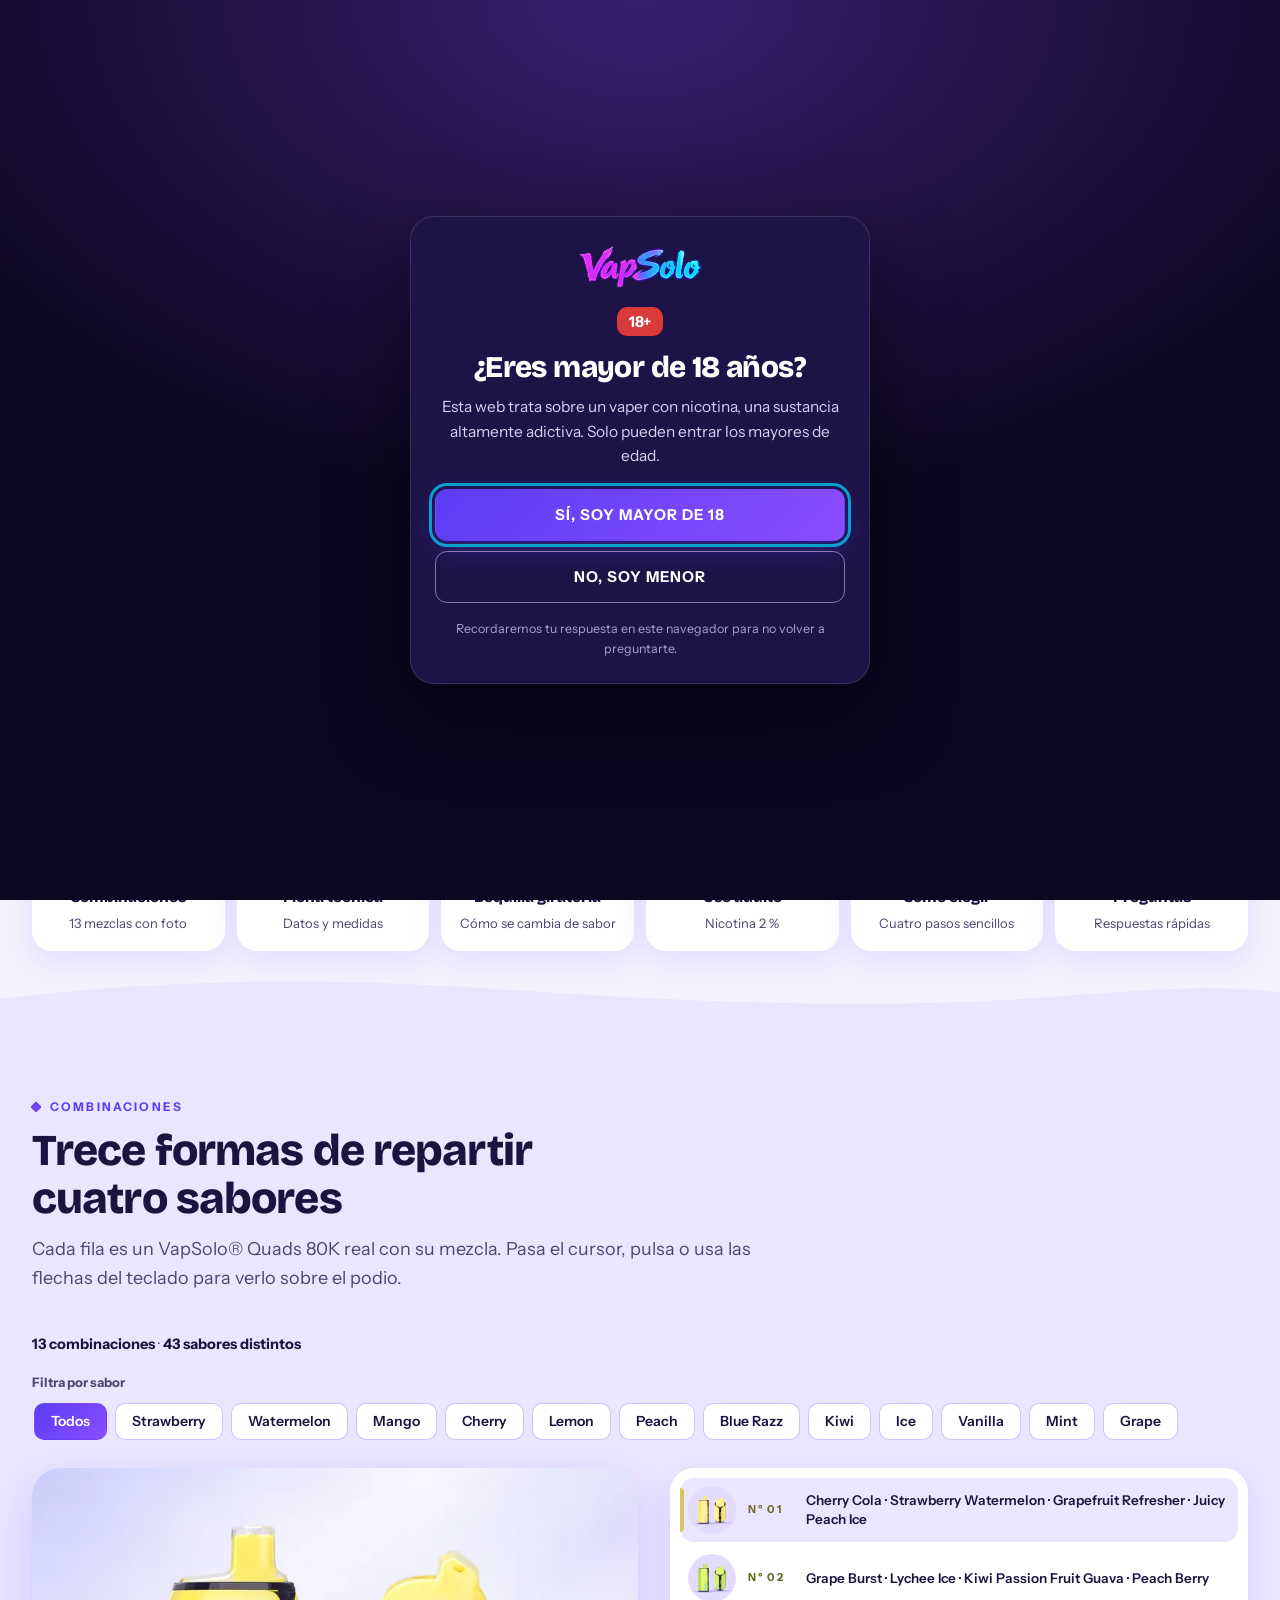
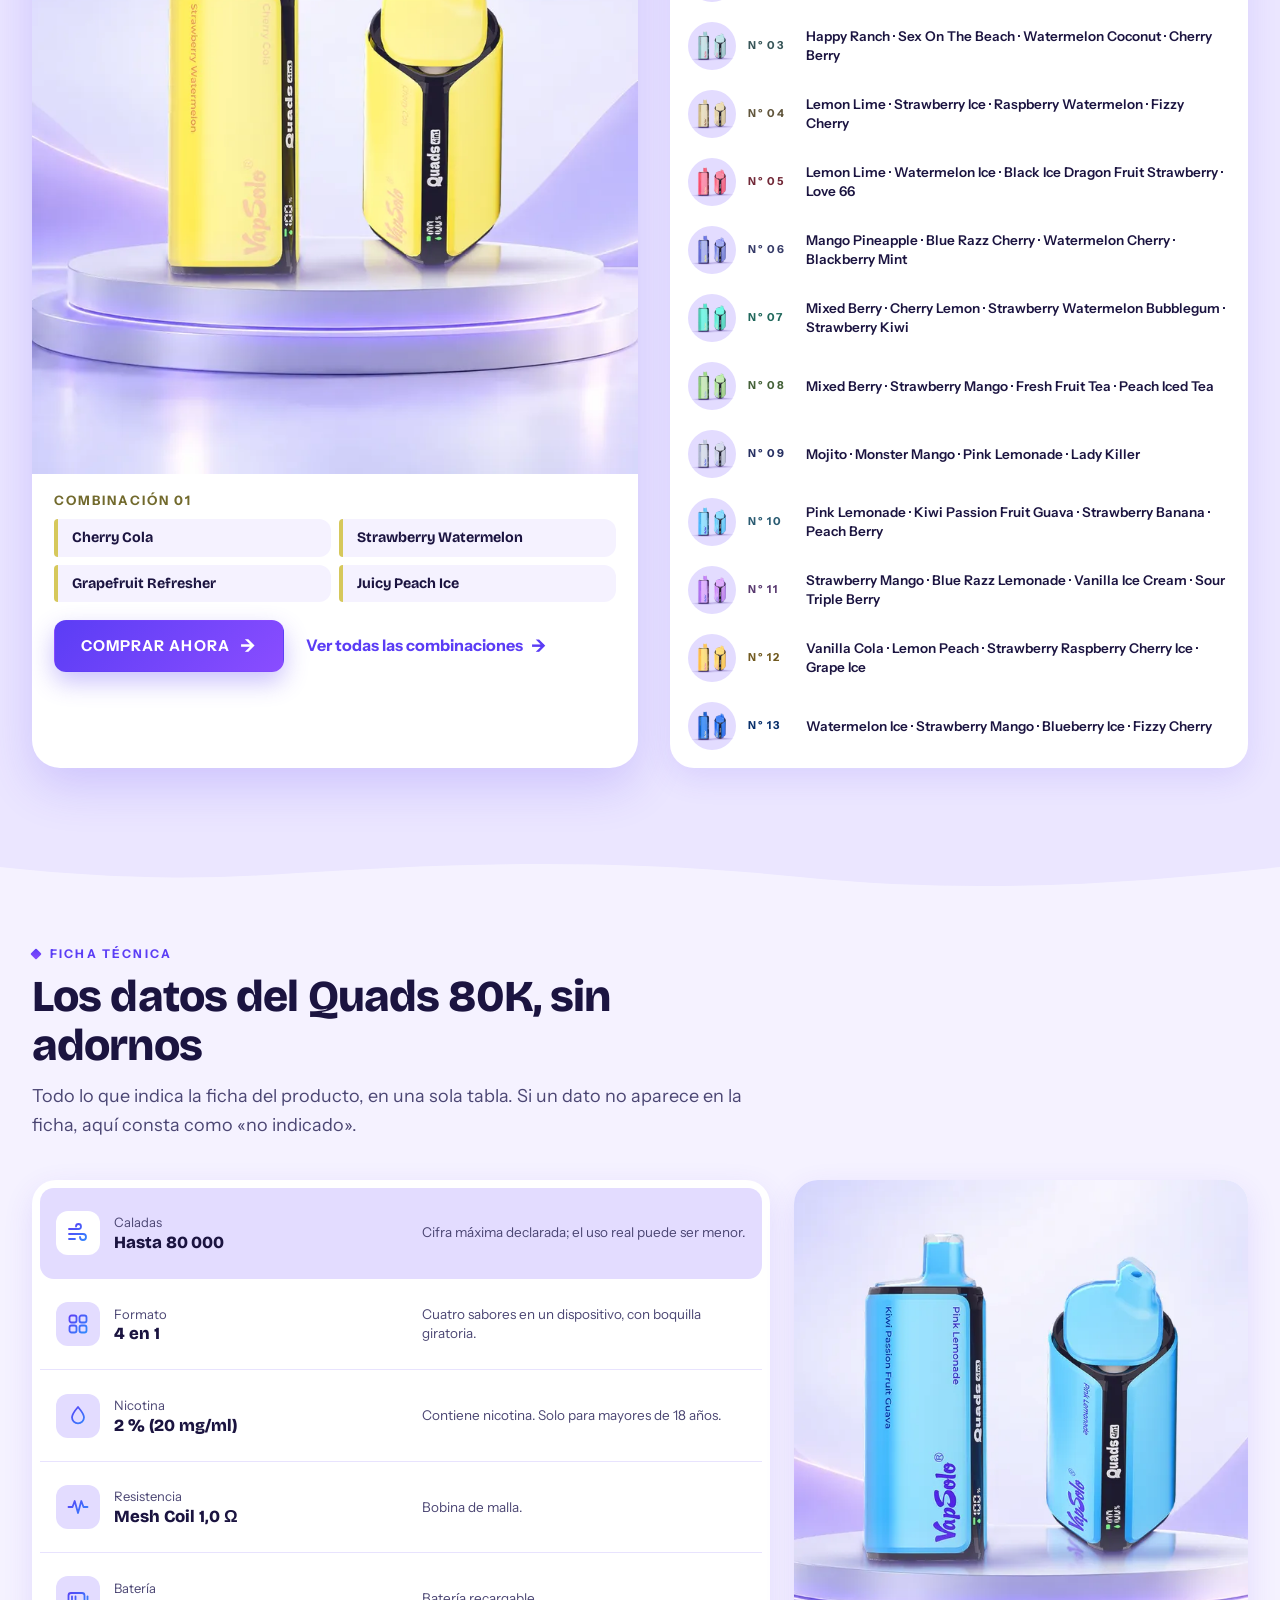
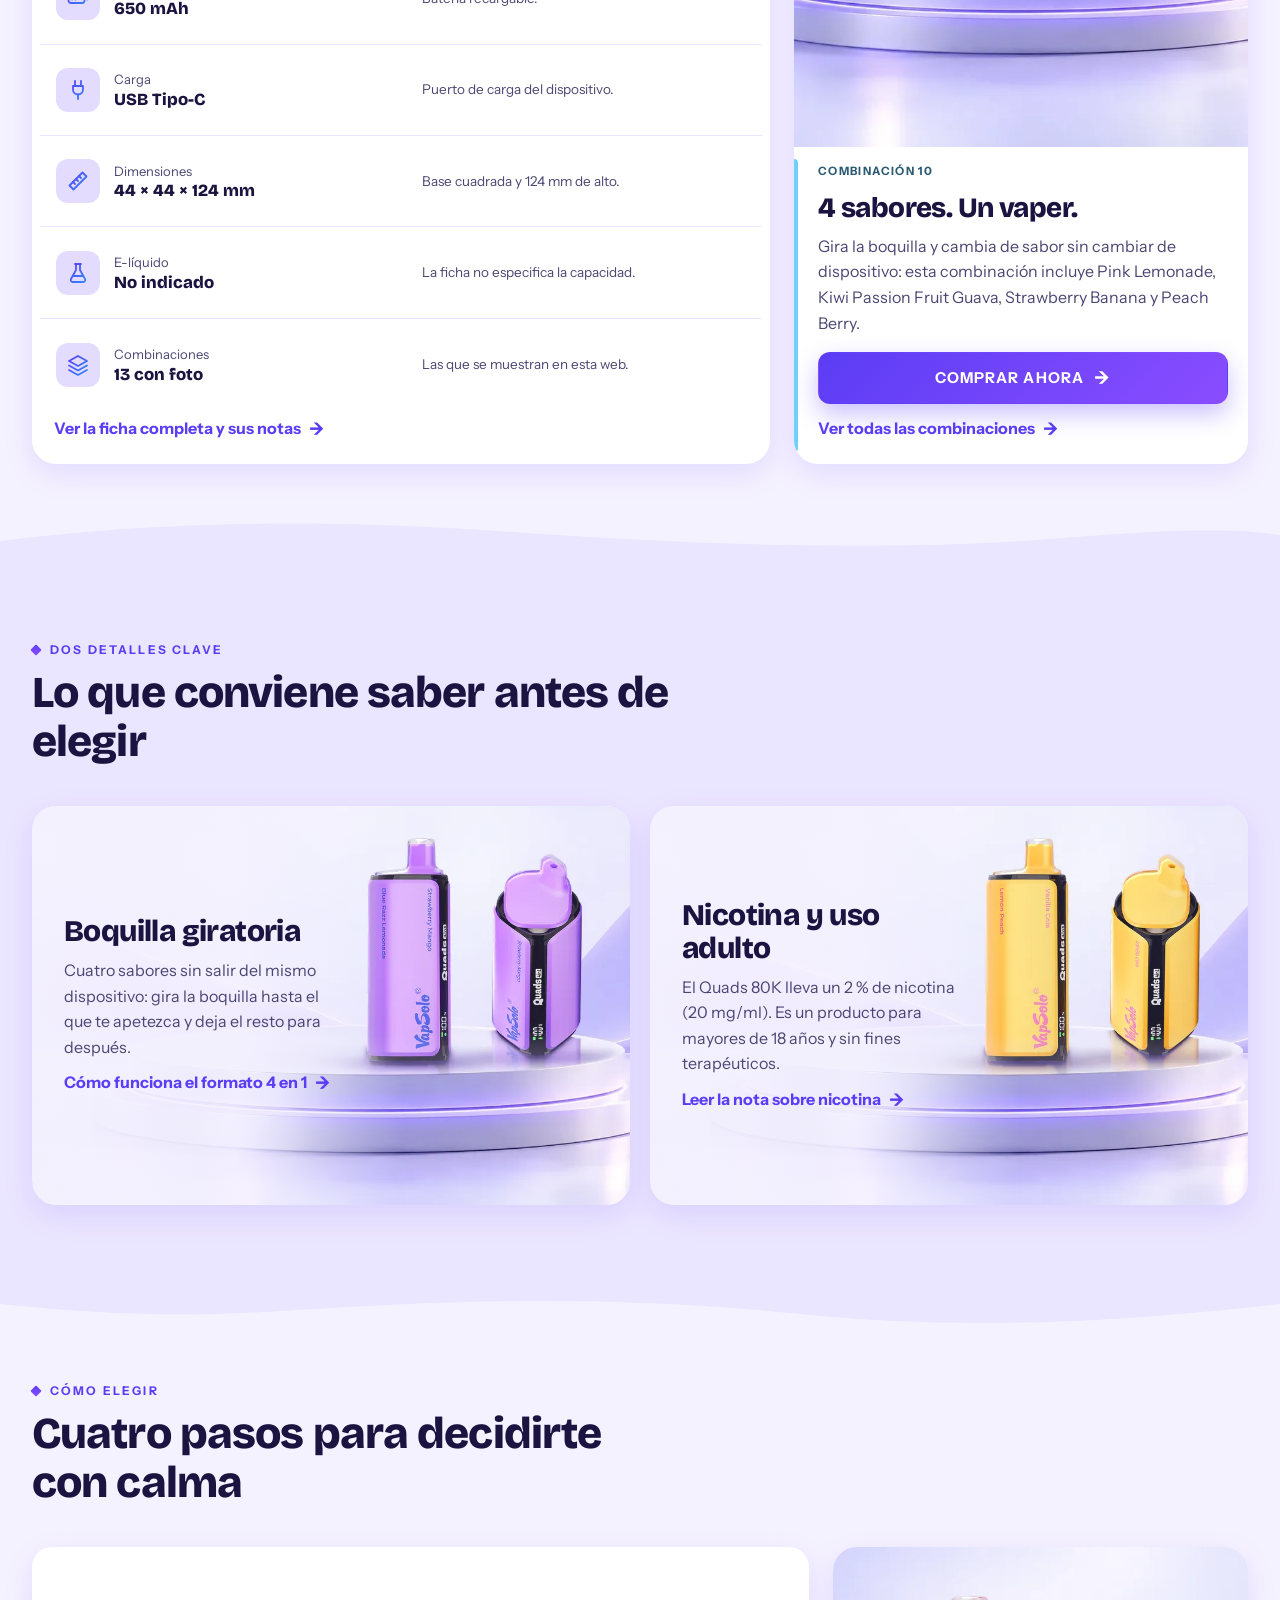
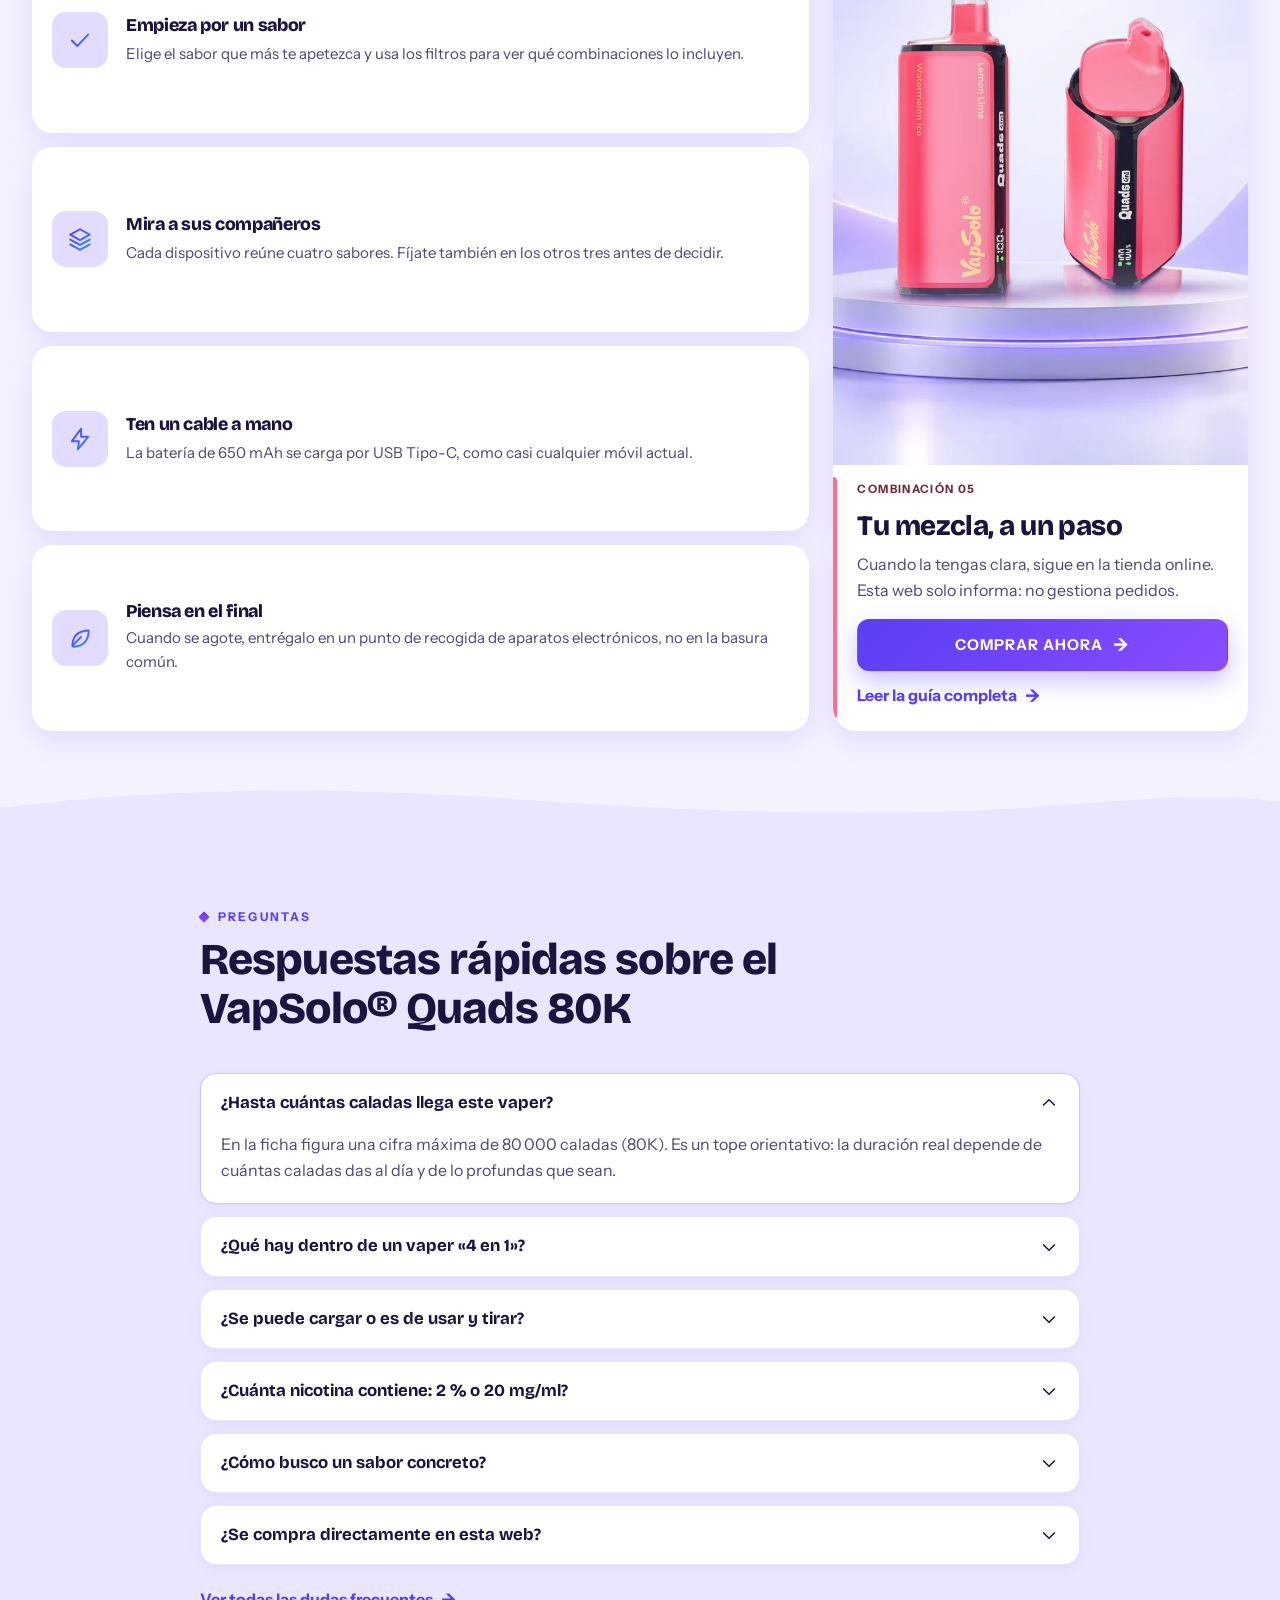
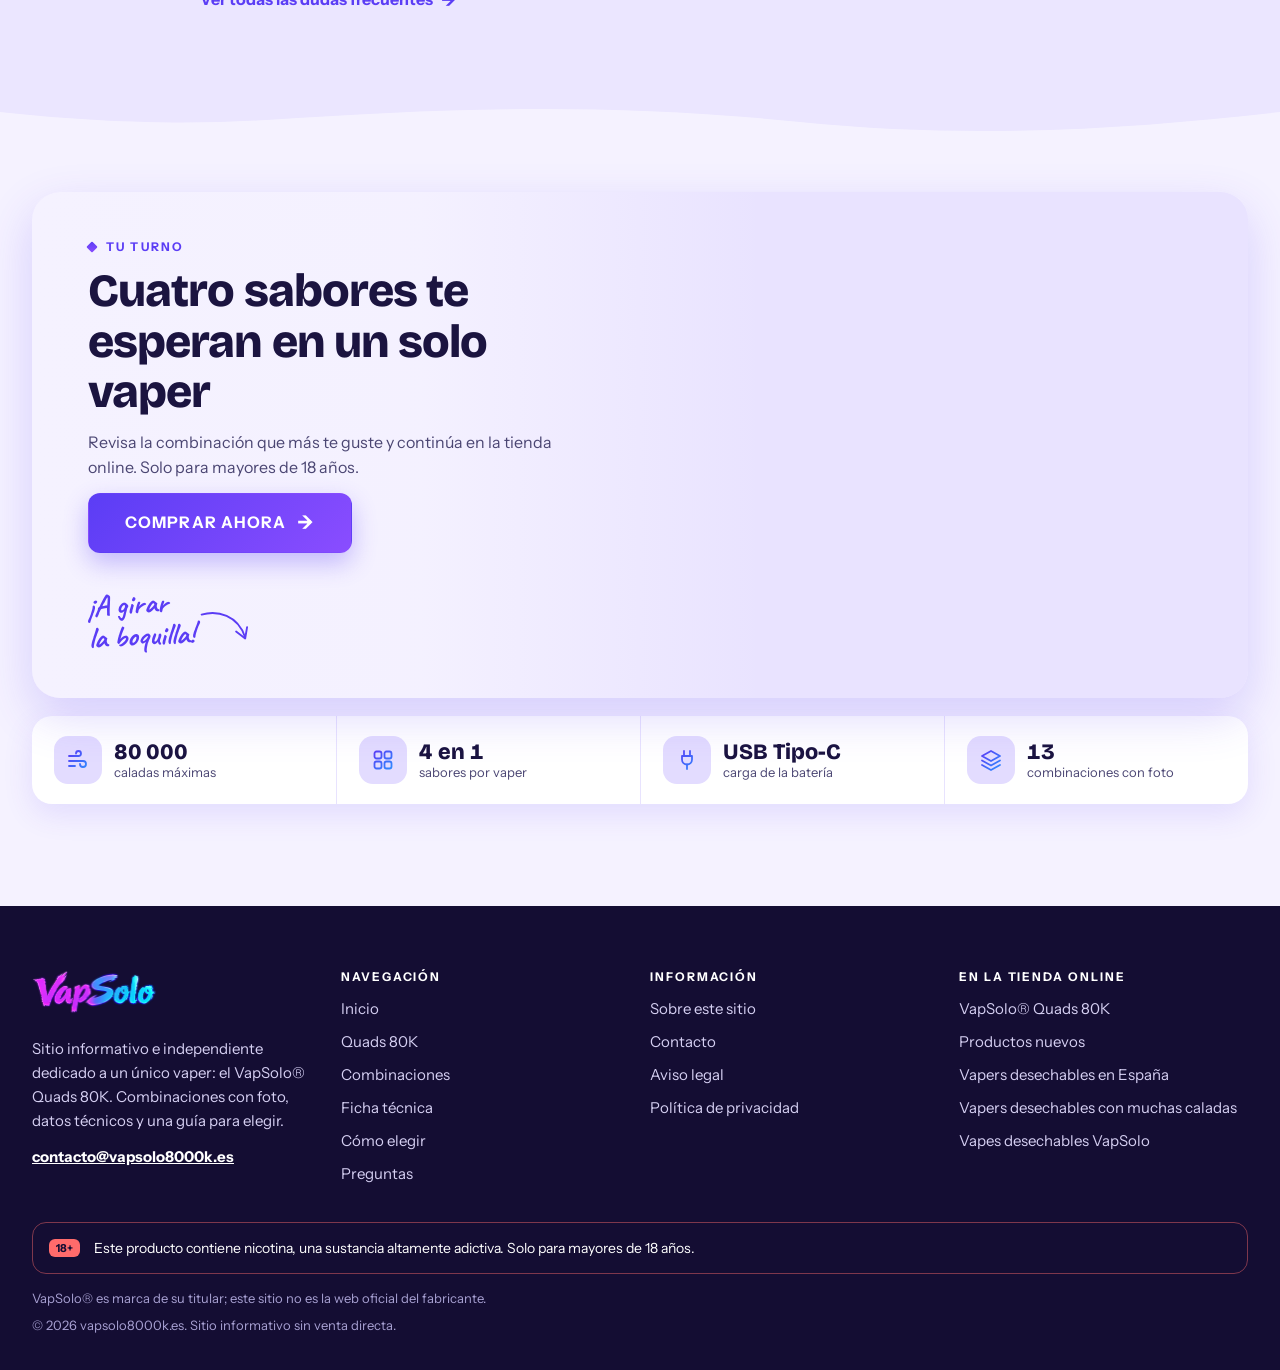
<file: index.html>
<!doctype html>
<html lang="es-ES">
  <head>
    <meta charset="utf-8">
    <meta name="viewport" content="width=device-width, initial-scale=1">
    <title>VapSolo® Quads 80K: cuatro sabores, un solo vaper</title>
    <meta name="description" content="Descubre el VapSolo® Quads 80K: vaper desechable de 80 000 caladas con boquilla giratoria 4 en 1 y 13 combinaciones de sabores con foto. Solo +18.">
    <link rel="canonical" href="https://vapsolo8000k.es/">
    <meta name="robots" content="index, follow, max-image-preview:large">
    <meta name="theme-color" content="#140d33">
    <meta property="og:type" content="website">
    <meta property="og:locale" content="es_ES">
    <meta property="og:site_name" content="VapSolo 80K">
    <meta property="og:title" content="VapSolo® Quads 80K: cuatro sabores, un solo vaper">
    <meta property="og:description" content="Descubre el VapSolo® Quads 80K: vaper desechable de 80 000 caladas con boquilla giratoria 4 en 1 y 13 combinaciones de sabores con foto. Solo +18.">
    <meta property="og:url" content="https://vapsolo8000k.es/">
    <meta property="og:image" content="https://vapsolo8000k.es/assets/img/og/og.jpg">
    <meta property="og:image:width" content="1200">
    <meta property="og:image:height" content="630">
    <meta property="og:image:alt" content="Dos vapers VapSolo® Quads 80K sobre un podio lavanda">
    <meta name="twitter:card" content="summary_large_image">
    <meta name="twitter:title" content="VapSolo® Quads 80K: cuatro sabores, un solo vaper">
    <meta name="twitter:description" content="Descubre el VapSolo® Quads 80K: vaper desechable de 80 000 caladas con boquilla giratoria 4 en 1 y 13 combinaciones de sabores con foto. Solo +18.">
    <meta name="twitter:image" content="https://vapsolo8000k.es/assets/img/og/og.jpg">
    <link rel="icon" href="favicon.svg" type="image/svg+xml">
    <link rel="icon" href="favicon-32.png" type="image/png" sizes="32x32">
    <link rel="shortcut icon" href="favicon.ico">
    <link rel="apple-touch-icon" href="apple-touch-icon.png">
    <link rel="stylesheet" href="assets/css/style.css">
    <link rel="stylesheet" href="assets/css/sets.css">
    <script src="assets/js/age.js"></script>
    <script src="assets/js/app.js" defer></script>
  </head>
  <body>
    <div class="agegate" role="dialog" aria-modal="true" aria-labelledby="agegate-title"
      aria-describedby="agegate-text" data-agegate>
      <div class="agegate__box">
        <img src="assets/img/logo-88.webp" width="250" height="88" alt="VapSolo"
          class="agegate__logo">
        <span class="age__badge agegate__badge">18+</span>
        <p class="agegate__title" id="agegate-title">¿Eres mayor de 18 años?</p>
        <p class="agegate__text" id="agegate-text">
          Esta web trata sobre un vaper con nicotina, una sustancia altamente adictiva. Solo pueden
          entrar los mayores de edad.
        </p>
        <div class="agegate__act">
          <button type="button" class="btn" data-age-yes>Sí, soy mayor de 18</button>
          <a class="btn btn--ghost" href="https://www.google.com/" data-age-no>No, soy menor</a>
        </div>
        <p class="agegate__fine">
          Recordaremos tu respuesta en este navegador para no volver a preguntarte.
        </p>
      </div>
    </div>
    <svg class="sprite" width="0" height="0" aria-hidden="true" focusable="false">
      <defs>
        <linearGradient id="gv" gradientUnits="userSpaceOnUse" x1="3" y1="3" x2="21" y2="21">
        <stop offset="0" stop-color="#5b3df5"/><stop offset="1" stop-color="#2f8bff"/>
        </linearGradient>
        <symbol id="i-puff" viewBox="0 0 24 24"><path d="M3 8h9.5a2.5 2.5 0 1 0-2.5-2.5"/>
        <path d="M3 13h14a3 3 0 1 1-3 3"/><path d="M3 18h6"/></symbol>
        <symbol id="i-grid4" viewBox="0 0 24 24"><rect x="3.5" y="3.5" width="7" height="7" rx="2"/>
        <rect x="13.5" y="3.5" width="7" height="7" rx="2"/>
        <rect x="3.5" y="13.5" width="7" height="7" rx="2"/>
        <rect x="13.5" y="13.5" width="7" height="7" rx="2"/></symbol>
        <symbol id="i-drop" viewBox="0 0 24 24">
        <path d="M12 3c3.6 4.2 6 7.2 6 10.3a6 6 0 0 1-12 0C6 10.2 8.4 7.2 12 3z"/></symbol>
        <symbol id="i-coil" viewBox="0 0 24 24"><path d="M2.5 12h4l2.2-6 3.3 12 3.3-12 2.2 6h4"/>
        </symbol>
        <symbol id="i-battery" viewBox="0 0 24 24">
        <rect x="2.5" y="7" width="16" height="10" rx="2.5"/><path d="M21.5 10.5v3"/>
        <path d="M6 10.5v3M9.5 10.5v3"/></symbol>
        <symbol id="i-usb" viewBox="0 0 24 24"><path d="M9 3v5M15 3v5"/>
        <path d="M7 8h10v3.5a5 5 0 0 1-10 0z"/><path d="M12 16.5V21"/></symbol>
        <symbol id="i-ruler" viewBox="0 0 24 24"><path d="M3.5 16.5 16.5 3.5l4 4-13 13z"/>
        <path d="m7 13 2 2M10 10l2 2M13 7l2 2"/></symbol>
        <symbol id="i-flask" viewBox="0 0 24 24">
        <path d="M9 3h6M10 3v6l-5 9a2 2 0 0 0 1.8 3h10.4a2 2 0 0 0 1.8-3l-5-9V3"/>
        <path d="M7.5 15h9"/></symbol>
        <symbol id="i-layers" viewBox="0 0 24 24"><path d="m12 3 9 5-9 5-9-5z"/>
        <path d="m3 12.5 9 5 9-5"/><path d="m3 17 9 5 9-5"/></symbol>
        <symbol id="i-rotate" viewBox="0 0 24 24"><path d="M20 12a8 8 0 1 1-2.6-5.9"/>
        <path d="M20 4v4.5h-4.5"/></symbol>
        <symbol id="i-recycle" viewBox="0 0 24 24"><path d="M5 19c0-8 5-14 15-14 0 10-6 15-14 15z"/>
        <path d="m5 19 8-8"/></symbol>
        <symbol id="i-bolt" viewBox="0 0 24 24"><path d="M13 2.5 4.5 14H11l-1 7.5L19.5 10H13z"/>
        </symbol>
        <symbol id="i-check" viewBox="0 0 24 24"><path d="m4.5 12.5 5 5L19.5 7"/></symbol>
        <symbol id="i-mail" viewBox="0 0 24 24">
        <rect x="3" y="5.5" width="18" height="13" rx="2.5"/><path d="m3.5 7.5 8.5 6.5 8.5-6.5"/>
        </symbol>
        <symbol id="i-arrow" viewBox="0 0 24 24"><path d="M4.5 12h15M13.5 6l6 6-6 6"/></symbol>
        <symbol id="i-menu" viewBox="0 0 24 24"><path d="M4 7h16M4 12h16M4 17h16"/></symbol>
        <symbol id="i-close" viewBox="0 0 24 24"><path d="M6 6l12 12M18 6 6 18"/></symbol>
        <symbol id="i-search" viewBox="0 0 24 24"><circle cx="11" cy="11" r="6.5"/>
        <path d="m20 20-4.2-4.2"/></symbol>
        <symbol id="i-shield" viewBox="0 0 24 24">
        <path d="M12 3 20 6v6c0 4.8-3.4 7.8-8 9-4.6-1.2-8-4.2-8-9V6z"/><path d="M12 8v5M12 16v.2"/>
        </symbol>
        <symbol id="i-info" viewBox="0 0 24 24"><circle cx="12" cy="12" r="9"/>
        <path d="M12 11v5.5M12 7.6v.2"/></symbol>
        <symbol id="i-chev-l" viewBox="0 0 24 24"><path d="m14.5 5.5-6.5 6.5 6.5 6.5"/></symbol>
        <symbol id="i-chev-r" viewBox="0 0 24 24"><path d="m9.5 5.5 6.5 6.5-6.5 6.5"/></symbol>
        <symbol id="i-chev-d" viewBox="0 0 24 24"><path d="m5.5 9.5 6.5 6.5 6.5-6.5"/></symbol>
        <symbol id="i-doc" viewBox="0 0 24 24"><path d="M6 3h8l4 4v14H6z"/>
        <path d="M14 3v4h4M9 12h6M9 16h6"/></symbol>
      </defs>
    </svg>
    <a class="skip" href="#main">Saltar al contenido</a>
    <div class="top">
      <div class="age" role="note">
        <div class="wrap age__in">
          <span class="age__badge">18+</span>
          <span class="age__short">Contiene nicotina. Solo adultos.</span>
          <span class="age__long">Este producto contiene nicotina, una sustancia altamente adictiva.
            Solo para mayores de 18 años.</span>
        </div>
      </div>
      <header class="hdr">
        <div class="wrap hdr__in">
          <a class="brand" href="index.html" aria-label="VapSolo, ir al inicio"><img
            src="assets/img/logo-44.webp" srcset="assets/img/logo-88.webp 2x" width="125" height="44"
            alt="VapSolo" class="brand__img"></a>
          <div class="hdr__nav">
            <nav class="menu menu--bar" aria-label="Principal">
              <a class="menu__link" href="index.html" aria-current="page">Inicio</a>
              <a class="menu__link" href="vapsolo-quads-80k/index.html">Quads 80K</a>
              <a class="menu__link" href="sabores-y-combinaciones/index.html">Combinaciones</a>
              <a class="menu__link" href="datos-tecnicos/index.html">Ficha técnica</a>
              <a class="menu__link" href="guia-vaper-desechable/index.html">Cómo elegir</a>
              <a class="menu__link" href="dudas-frecuentes/index.html">Preguntas</a>
            </nav>
          </div>
          <a class="btn btn--sm hdr__cta"
            href="https://elvapero.es/products/vapsolo-quads-80k-caladas-80000" target="_blank"
            rel="noopener">Comprar ahora<span class="sr-only"> (se abre en una pestaña
            nueva)</span><span class="btn__ar" aria-hidden="true">→</span></a>
          <button type="button" class="burger" aria-controls="drawer" aria-expanded="false" data-open>
            <svg class="ico ico--lg" width="26" height="26" aria-hidden="true" focusable="false">
            <use href="#i-menu"></use></svg>
            <span class="sr-only">Abrir el menú</span>
          </button>
        </div>
      </header>
    </div>
    <div class="drawer" id="drawer" data-drawer>
      <div class="drawer__head">
        <a class="brand" href="index.html" aria-label="VapSolo, ir al inicio"><img
          src="assets/img/logo-44.webp" srcset="assets/img/logo-88.webp 2x" width="125" height="44"
          alt="VapSolo" class="brand__img"></a>
        <button type="button" class="drawer__close" data-close>
          <svg class="ico ico--lg" width="26" height="26" aria-hidden="true" focusable="false">
          <use href="#i-close"></use></svg>
          <span class="sr-only">Cerrar el menú</span>
        </button>
      </div>
      <nav class="menu" aria-label="Principal">
        <a class="menu__link" href="index.html" aria-current="page">Inicio</a>
        <a class="menu__link" href="vapsolo-quads-80k/index.html">Quads 80K</a>
        <a class="menu__link" href="sabores-y-combinaciones/index.html">Combinaciones</a>
        <a class="menu__link" href="datos-tecnicos/index.html">Ficha técnica</a>
        <a class="menu__link" href="guia-vaper-desechable/index.html">Cómo elegir</a>
        <a class="menu__link" href="dudas-frecuentes/index.html">Preguntas</a>
      </nav>
      <a class="btn btn--block drawer__cta"
        href="https://elvapero.es/products/vapsolo-quads-80k-caladas-80000" target="_blank"
        rel="noopener">Comprar ahora<span class="sr-only"> (se abre en una pestaña nueva)</span><span
        class="btn__ar" aria-hidden="true">→</span></a>
      <p class="drawer__age">
        Este producto contiene nicotina, una sustancia altamente adictiva. Solo para mayores de 18
        años.
      </p>
    </div>
    <div class="scrim" data-scrim></div>
    <main id="main">
      <section class="hero" aria-label="Presentación">
        <div class="wrap hero__grid">
          <div class="hero__text">
            <p class="eyebrow">Vaper desechable · 80 000 caladas</p>
            <h1>
              <span class="h1__a">VapSolo<sup>®</sup> Quads 80K</span> <span class="h1__b">80 000
              caladas.</span> <span class="h1__c">Elige. Gira. Repite.</span>
            </h1>
            <p class="hero__lede">
              Un vaper desechable con boquilla giratoria y cuatro sabores en un solo cuerpo. Aquí
              tienes las 13 combinaciones con foto, los datos técnicos y una guía para decidir sin
              prisas.
            </p>
            <div class="hero__act">
              <a class="btn" href="https://elvapero.es/products/vapsolo-quads-80k-caladas-80000"
                target="_blank" rel="noopener">Comprar ahora<span class="sr-only"> (se abre en una
                pestaña nueva)</span><span class="btn__ar" aria-hidden="true">→</span></a>
              <a class="btn btn--ghost" href="#combinaciones">Ver combinaciones</a>
            </div>
          </div>
          <div class="stage" data-stage>
            <div class="stage__blob" aria-hidden="true"></div>
            <p class="note note--hero" aria-hidden="true">
              <span class="note__t">¡Cuatro sabores,<br>un solo vaper!</span>
              <svg class="note__ar" viewBox="0 0 90 64" width="90" height="64" aria-hidden="true" focusable="false">
              <path d="M6 10c26-6 58 4 68 40"/><path d="M60 40l14 12 4-18"/></svg>
            </p>
            <div class="stage__frame" data-swipe>
              <div class="stage__world">
                <img class="stage__bg" src="assets/img/stage/scene-wide.webp" width="1672"
                  height="941" alt="" fetchpriority="high" decoding="async">
                <img class="stage__spr is-on"
                  src="assets/img/sprites/strawberry-watermelon-cherry-cola.webp" width="829"
                  height="577"
                  alt="VapSolo® Quads 80K, combinación 01: Cherry Cola, Strawberry Watermelon, Grapefruit Refresher y Juicy Peach Ice"
                  fetchpriority="high" decoding="async">
                <img class="stage__spr" src="assets/img/sprites/lychee-ice-grape-burst.webp"
                  width="829" height="577" alt="" loading="lazy" decoding="async">
                <img class="stage__spr" src="assets/img/sprites/sex-on-the-beach-happy-ranch.webp"
                  width="829" height="577" alt="" loading="lazy" decoding="async">
                <img class="stage__spr" src="assets/img/sprites/strawberry-ice-lemon-lime.webp"
                  width="829" height="577" alt="" loading="lazy" decoding="async">
                <img class="stage__spr" src="assets/img/sprites/watermelon-ice-lemon-lime.webp"
                  width="829" height="577" alt="" loading="lazy" decoding="async">
                <img class="stage__spr"
                  src="assets/img/sprites/blue-razz-cherry-mango-pineapple.webp" width="829"
                  height="577" alt="" loading="lazy" decoding="async">
                <img class="stage__spr" src="assets/img/sprites/cherry-lemon-mixed-berry.webp"
                  width="829" height="577" alt="" loading="lazy" decoding="async">
                <img class="stage__spr" src="assets/img/sprites/strawberry-mango-mixed-berry.webp"
                  width="829" height="577" alt="" loading="lazy" decoding="async">
                <img class="stage__spr" src="assets/img/sprites/monster-mango-mojito.webp"
                  width="829" height="577" alt="" loading="lazy" decoding="async">
                <img class="stage__spr"
                  src="assets/img/sprites/kiwi-passion-fruit-guava-pink-lemonade.webp" width="829"
                  height="577" alt="" loading="lazy" decoding="async">
                <img class="stage__spr"
                  src="assets/img/sprites/blue-razz-lemonade-strawberry-mango.webp" width="829"
                  height="577" alt="" loading="lazy" decoding="async">
                <img class="stage__spr" src="assets/img/sprites/lemon-peach-vanilla-cola.webp"
                  width="829" height="577" alt="" loading="lazy" decoding="async">
                <img class="stage__spr"
                  src="assets/img/sprites/strawberry-mango-watermelon-ice.webp" width="829"
                  height="577" alt="" loading="lazy" decoding="async">
              </div>
              <div class="stage__tag c01" data-tag>
                <span class="tag__dot" aria-hidden="true"></span>
                <strong data-tag-num>Combinación 01</strong>
                <span class="tag__sub">4 sabores</span>
              </div>
              <button type="button" class="arrow arrow--prev" data-prev>
                <svg class="ico" width="22" height="22" aria-hidden="true" focusable="false">
                <use href="#i-chev-l"></use></svg>
                <span class="sr-only">Combinación anterior</span>
              </button>
              <button type="button" class="arrow arrow--next" data-next>
                <svg class="ico" width="22" height="22" aria-hidden="true" focusable="false">
                <use href="#i-chev-r"></use></svg>
                <span class="sr-only">Combinación siguiente</span>
              </button>
            </div>
            <div class="stage__thumbs" role="group" aria-label="Elegir combinación" data-thumbs>
              <button type="button" class="thumb is-on" data-i="0" data-num="01" data-cls="c01"
                data-flavors="Cherry Cola|Strawberry Watermelon|Grapefruit Refresher|Juicy Peach Ice"
                aria-pressed="true"
                aria-label="Combinación 01: Cherry Cola, Strawberry Watermelon, Grapefruit Refresher, Juicy Peach Ice">
                <img class="thumb__img"
                src="assets/img/cut/strawberry-watermelon-cherry-cola-140.webp" width="140"
                height="140" alt="" loading="lazy" decoding="async">
              </button>
              <button type="button" class="thumb" data-i="1" data-num="02" data-cls="c02"
                data-flavors="Grape Burst|Lychee Ice|Kiwi Passion Fruit Guava|Peach Berry"
                aria-pressed="false"
                aria-label="Combinación 02: Grape Burst, Lychee Ice, Kiwi Passion Fruit Guava, Peach Berry">
                <img class="thumb__img" src="assets/img/cut/lychee-ice-grape-burst-140.webp"
                width="140" height="140" alt="" loading="lazy" decoding="async">
              </button>
              <button type="button" class="thumb" data-i="2" data-num="03" data-cls="c03"
                data-flavors="Happy Ranch|Sex On The Beach|Watermelon Coconut|Cherry Berry"
                aria-pressed="false"
                aria-label="Combinación 03: Happy Ranch, Sex On The Beach, Watermelon Coconut, Cherry Berry">
                <img class="thumb__img" src="assets/img/cut/sex-on-the-beach-happy-ranch-140.webp"
                width="140" height="140" alt="" loading="lazy" decoding="async">
              </button>
              <button type="button" class="thumb" data-i="3" data-num="04" data-cls="c04"
                data-flavors="Lemon Lime|Strawberry Ice|Raspberry Watermelon|Fizzy Cherry"
                aria-pressed="false"
                aria-label="Combinación 04: Lemon Lime, Strawberry Ice, Raspberry Watermelon, Fizzy Cherry">
                <img class="thumb__img" src="assets/img/cut/strawberry-ice-lemon-lime-140.webp"
                width="140" height="140" alt="" loading="lazy" decoding="async">
              </button>
              <button type="button" class="thumb" data-i="4" data-num="05" data-cls="c05"
                data-flavors="Lemon Lime|Watermelon Ice|Black Ice Dragon Fruit Strawberry|Love 66"
                aria-pressed="false"
                aria-label="Combinación 05: Lemon Lime, Watermelon Ice, Black Ice Dragon Fruit Strawberry, Love 66">
                <img class="thumb__img" src="assets/img/cut/watermelon-ice-lemon-lime-140.webp"
                width="140" height="140" alt="" loading="lazy" decoding="async">
              </button>
              <button type="button" class="thumb" data-i="5" data-num="06" data-cls="c06"
                data-flavors="Mango Pineapple|Blue Razz Cherry|Watermelon Cherry|Blackberry Mint"
                aria-pressed="false"
                aria-label="Combinación 06: Mango Pineapple, Blue Razz Cherry, Watermelon Cherry, Blackberry Mint">
                <img class="thumb__img"
                src="assets/img/cut/blue-razz-cherry-mango-pineapple-140.webp" width="140"
                height="140" alt="" loading="lazy" decoding="async">
              </button>
              <button type="button" class="thumb" data-i="6" data-num="07" data-cls="c07"
                data-flavors="Mixed Berry|Cherry Lemon|Strawberry Watermelon Bubblegum|Strawberry Kiwi"
                aria-pressed="false"
                aria-label="Combinación 07: Mixed Berry, Cherry Lemon, Strawberry Watermelon Bubblegum, Strawberry Kiwi">
                <img class="thumb__img" src="assets/img/cut/cherry-lemon-mixed-berry-140.webp"
                width="140" height="140" alt="" loading="lazy" decoding="async">
              </button>
              <button type="button" class="thumb" data-i="7" data-num="08" data-cls="c08"
                data-flavors="Mixed Berry|Strawberry Mango|Fresh Fruit Tea|Peach Iced Tea"
                aria-pressed="false"
                aria-label="Combinación 08: Mixed Berry, Strawberry Mango, Fresh Fruit Tea, Peach Iced Tea">
                <img class="thumb__img" src="assets/img/cut/strawberry-mango-mixed-berry-140.webp"
                width="140" height="140" alt="" loading="lazy" decoding="async">
              </button>
              <button type="button" class="thumb" data-i="8" data-num="09" data-cls="c09"
                data-flavors="Mojito|Monster Mango|Pink Lemonade|Lady Killer" aria-pressed="false"
                aria-label="Combinación 09: Mojito, Monster Mango, Pink Lemonade, Lady Killer">
                <img class="thumb__img" src="assets/img/cut/monster-mango-mojito-140.webp"
                width="140" height="140" alt="" loading="lazy" decoding="async">
              </button>
              <button type="button" class="thumb" data-i="9" data-num="10" data-cls="c10"
                data-flavors="Pink Lemonade|Kiwi Passion Fruit Guava|Strawberry Banana|Peach Berry"
                aria-pressed="false"
                aria-label="Combinación 10: Pink Lemonade, Kiwi Passion Fruit Guava, Strawberry Banana, Peach Berry">
                <img class="thumb__img"
                src="assets/img/cut/kiwi-passion-fruit-guava-pink-lemonade-140.webp" width="140"
                height="140" alt="" loading="lazy" decoding="async">
              </button>
              <button type="button" class="thumb" data-i="10" data-num="11" data-cls="c11"
                data-flavors="Strawberry Mango|Blue Razz Lemonade|Vanilla Ice Cream|Sour Triple Berry"
                aria-pressed="false"
                aria-label="Combinación 11: Strawberry Mango, Blue Razz Lemonade, Vanilla Ice Cream, Sour Triple Berry">
                <img class="thumb__img"
                src="assets/img/cut/blue-razz-lemonade-strawberry-mango-140.webp" width="140"
                height="140" alt="" loading="lazy" decoding="async">
              </button>
              <button type="button" class="thumb" data-i="11" data-num="12" data-cls="c12"
                data-flavors="Vanilla Cola|Lemon Peach|Strawberry Raspberry Cherry Ice|Grape Ice"
                aria-pressed="false"
                aria-label="Combinación 12: Vanilla Cola, Lemon Peach, Strawberry Raspberry Cherry Ice, Grape Ice">
                <img class="thumb__img" src="assets/img/cut/lemon-peach-vanilla-cola-140.webp"
                width="140" height="140" alt="" loading="lazy" decoding="async">
              </button>
              <button type="button" class="thumb" data-i="12" data-num="13" data-cls="c13"
                data-flavors="Watermelon Ice|Strawberry Mango|Blueberry Ice|Fizzy Cherry"
                aria-pressed="false"
                aria-label="Combinación 13: Watermelon Ice, Strawberry Mango, Blueberry Ice, Fizzy Cherry">
                <img class="thumb__img"
                src="assets/img/cut/strawberry-mango-watermelon-ice-140.webp" width="140"
                height="140" alt="" loading="lazy" decoding="async">
              </button>
            </div>
            <div class="stage__cap">
              <p class="stage__flav c01" data-flav>
                Cherry Cola · Strawberry Watermelon · Grapefruit Refresher · Juicy Peach Ice
              </p>
              <a class="btn btn--mini"
                href="https://elvapero.es/products/vapsolo-quads-80k-caladas-80000" target="_blank"
                rel="noopener">Comprar ahora<span class="sr-only"> (se abre en una pestaña
                nueva)</span><span class="btn__ar" aria-hidden="true">→</span></a>
            </div>
          </div>
          <div class="hero__facts">
            <ul class="hfacts">
              <li class="hfact">
                <strong class="hfact__n">80 000</strong>
                <span class="hfact__l">caladas como máximo</span>
              </li>
              <li class="hfact">
                <strong class="hfact__n">4 en 1</strong>
                <span class="hfact__l">sabores por vaper</span>
              </li>
              <li class="hfact">
                <strong class="hfact__n">650 mAh</strong>
                <span class="hfact__l">batería USB Tipo-C</span>
              </li>
              <li class="hfact">
                <strong class="hfact__n">13</strong>
                <span class="hfact__l">combinaciones con foto</span>
              </li>
            </ul>
          </div>
        </div>
      </section>
      <section class="quick">
        <div class="wrap">
          <h2 class="sr-only">Todo sobre el Quads 80K de un vistazo</h2>
          <ul class="qkrow">
            <li>
              <a class="qk" href="#combinaciones"><span class="qk__ico"><svg class="ico" width="28"
              height="28" aria-hidden="true" focusable="false" stroke="url(#gv)"><use
              href="#i-layers"></use></svg></span><strong class="qk__t">Combinaciones</strong><span
              class="qk__s">13 mezclas con foto</span></a>
            </li>
            <li>
              <a class="qk" href="#ficha"><span class="qk__ico"><svg class="ico" width="28"
              height="28" aria-hidden="true" focusable="false" stroke="url(#gv)"><use
              href="#i-ruler"></use></svg></span><strong class="qk__t">Ficha técnica</strong><span
              class="qk__s">Datos y medidas</span></a>
            </li>
            <li>
              <a class="qk" href="#giro"><span class="qk__ico"><svg class="ico" width="28"
              height="28" aria-hidden="true" focusable="false" stroke="url(#gv)"><use
              href="#i-rotate"></use></svg></span><strong class="qk__t">Boquilla
              giratoria</strong><span class="qk__s">Cómo se cambia de sabor</span></a>
            </li>
            <li>
              <a class="qk" href="#uso-adulto"><span class="qk__ico"><svg class="ico" width="28"
              height="28" aria-hidden="true" focusable="false" stroke="url(#gv)"><use
              href="#i-shield"></use></svg></span><strong class="qk__t">Uso adulto</strong><span
              class="qk__s">Nicotina 2 %</span></a>
            </li>
            <li>
              <a class="qk" href="#como-elegir"><span class="qk__ico"><svg class="ico" width="28"
              height="28" aria-hidden="true" focusable="false" stroke="url(#gv)"><use
              href="#i-check"></use></svg></span><strong class="qk__t">Cómo elegir</strong><span
              class="qk__s">Cuatro pasos sencillos</span></a>
            </li>
            <li>
              <a class="qk" href="#preguntas"><span class="qk__ico"><svg class="ico" width="28"
              height="28" aria-hidden="true" focusable="false" stroke="url(#gv)"><use
              href="#i-info"></use></svg></span><strong class="qk__t">Preguntas</strong><span
              class="qk__s">Respuestas rápidas</span></a>
            </li>
          </ul>
        </div>
      </section>
      <section class="sec sec--tint" id="combinaciones">
        <div class="wrap">
          <div class="sec__head ">
            <p class="eyebrow">Combinaciones</p>
            <h2 class="sec__title">Trece formas de repartir cuatro sabores</h2>
            <p class="sec__lead">
              Cada fila es un VapSolo® Quads 80K real con su mezcla. Pasa el cursor, pulsa o usa las
              flechas del teclado para verlo sobre el podio.
            </p>
          </div>
          <p class="count" data-count>
            <strong>13 combinaciones</strong> · <strong>43 sabores distintos</strong>
          </p>
          <div class="chips" hidden data-chips>
            <p class="chips__lab" id="chips-lab">Filtra por sabor</p>
            <div class="chips__row" role="group" aria-labelledby="chips-lab">
              <button type="button" class="chip is-on" aria-pressed="true" data-chip="all">
                Todos
              </button>
              <button type="button" class="chip" aria-pressed="false" data-chip="strawberry">
                Strawberry
              </button>
              <button type="button" class="chip" aria-pressed="false" data-chip="watermelon">
                Watermelon
              </button>
              <button type="button" class="chip" aria-pressed="false" data-chip="mango">
                Mango
              </button>
              <button type="button" class="chip" aria-pressed="false" data-chip="cherry">
                Cherry
              </button>
              <button type="button" class="chip" aria-pressed="false" data-chip="lemon">
                Lemon
              </button>
              <button type="button" class="chip" aria-pressed="false" data-chip="peach">
                Peach
              </button>
              <button type="button" class="chip" aria-pressed="false" data-chip="blue razz">
                Blue Razz
              </button>
              <button type="button" class="chip" aria-pressed="false" data-chip="kiwi">Kiwi</button>
              <button type="button" class="chip" aria-pressed="false" data-chip="ice">Ice</button>
              <button type="button" class="chip" aria-pressed="false" data-chip="vanilla">
                Vanilla
              </button>
              <button type="button" class="chip" aria-pressed="false" data-chip="mint">Mint</button>
              <button type="button" class="chip" aria-pressed="false" data-chip="grape">
                Grape
              </button>
            </div>
          </div>
          <div class="arena" data-arena>
            <div class="spot c01" data-spot>
              <div class="spot__img" data-spot-img>
                <div class="spot__glow" aria-hidden="true"></div>
                <img class="spot__photo"
                  src="assets/img/square/strawberry-watermelon-cherry-cola-800.webp"
                  srcset="assets/img/square/strawberry-watermelon-cherry-cola-400.webp 400w, assets/img/square/strawberry-watermelon-cherry-cola-800.webp 800w, assets/img/square/strawberry-watermelon-cherry-cola-1000.webp 1000w"
                  sizes="(max-width: 719px) 92vw, (max-width: 1099px) 46vw, 520px" width="1000"
                  height="1000"
                  alt="VapSolo® Quads 80K, combinación 01: Cherry Cola, Strawberry Watermelon, Grapefruit Refresher y Juicy Peach Ice"
                  loading="lazy" decoding="async">
              </div>
              <div class="spot__body">
                <p class="spot__label" data-spot-label>Combinación 01</p>
                <ul class="spot__flavors" data-spot-flavors>
                  <li>Cherry Cola</li>
                  <li>Strawberry Watermelon</li>
                  <li>Grapefruit Refresher</li>
                  <li>Juicy Peach Ice</li>
                </ul>
                <div class="spot__actions">
                  <a class="btn" href="https://elvapero.es/products/vapsolo-quads-80k-caladas-80000"
                    target="_blank" rel="noopener">Comprar ahora<span class="sr-only"> (se abre en una
                    pestaña nueva)</span><span class="btn__ar" aria-hidden="true">→</span></a>
                  <a class="linkarrow" href="sabores-y-combinaciones/index.html">Ver todas las
                    combinaciones<span class="btn__ar" aria-hidden="true">→</span></a>
                </div>
              </div>
            </div>
            <div class="roster">
              <ul class="roster__list" data-roster>
                <li class="roster__li">
                  <button type="button" class="roster__item c01 is-on" aria-pressed="true"
                    data-n="1" data-slug="strawberry-watermelon-cherry-cola" data-num="01"
                    data-cls="c01"
                    data-flavors="Cherry Cola|Strawberry Watermelon|Grapefruit Refresher|Juicy Peach Ice"
                    data-find="cherry cola strawberry watermelon grapefruit refresher juicy peach ice"
                    aria-label="Combinación 01: Cherry Cola, Strawberry Watermelon, Grapefruit Refresher, Juicy Peach Ice">
                    <span class="roster__thumb"><img class="roster__img"
                      src="assets/img/cut/strawberry-watermelon-cherry-cola-140.webp" width="140"
                      height="140" alt="" loading="lazy" decoding="async"></span>
                    <span class="roster__num">Nº 01</span>
                    <span class="roster__name">Cherry Cola · Strawberry Watermelon · Grapefruit
                      Refresher · Juicy Peach Ice</span>
                  </button>
                </li>
                <li class="roster__li">
                  <button type="button" class="roster__item c02" aria-pressed="false" data-n="2"
                    data-slug="lychee-ice-grape-burst" data-num="02" data-cls="c02"
                    data-flavors="Grape Burst|Lychee Ice|Kiwi Passion Fruit Guava|Peach Berry"
                    data-find="grape burst lychee ice kiwi passion fruit guava peach berry"
                    tabindex="-1"
                    aria-label="Combinación 02: Grape Burst, Lychee Ice, Kiwi Passion Fruit Guava, Peach Berry">
                    <span class="roster__thumb"><img class="roster__img"
                      src="assets/img/cut/lychee-ice-grape-burst-140.webp" width="140" height="140"
                      alt="" loading="lazy" decoding="async"></span>
                    <span class="roster__num">Nº 02</span>
                    <span class="roster__name">Grape Burst · Lychee Ice · Kiwi Passion Fruit Guava ·
                      Peach Berry</span>
                  </button>
                </li>
                <li class="roster__li">
                  <button type="button" class="roster__item c03" aria-pressed="false" data-n="3"
                    data-slug="sex-on-the-beach-happy-ranch" data-num="03" data-cls="c03"
                    data-flavors="Happy Ranch|Sex On The Beach|Watermelon Coconut|Cherry Berry"
                    data-find="happy ranch sex on the beach watermelon coconut cherry berry"
                    tabindex="-1"
                    aria-label="Combinación 03: Happy Ranch, Sex On The Beach, Watermelon Coconut, Cherry Berry">
                    <span class="roster__thumb"><img class="roster__img"
                      src="assets/img/cut/sex-on-the-beach-happy-ranch-140.webp" width="140"
                      height="140" alt="" loading="lazy" decoding="async"></span>
                    <span class="roster__num">Nº 03</span>
                    <span class="roster__name">Happy Ranch · Sex On The Beach · Watermelon Coconut ·
                      Cherry Berry</span>
                  </button>
                </li>
                <li class="roster__li">
                  <button type="button" class="roster__item c04" aria-pressed="false" data-n="4"
                    data-slug="strawberry-ice-lemon-lime" data-num="04" data-cls="c04"
                    data-flavors="Lemon Lime|Strawberry Ice|Raspberry Watermelon|Fizzy Cherry"
                    data-find="lemon lime strawberry ice raspberry watermelon fizzy cherry"
                    tabindex="-1"
                    aria-label="Combinación 04: Lemon Lime, Strawberry Ice, Raspberry Watermelon, Fizzy Cherry">
                    <span class="roster__thumb"><img class="roster__img"
                      src="assets/img/cut/strawberry-ice-lemon-lime-140.webp" width="140" height="140"
                      alt="" loading="lazy" decoding="async"></span>
                    <span class="roster__num">Nº 04</span>
                    <span class="roster__name">Lemon Lime · Strawberry Ice · Raspberry Watermelon ·
                      Fizzy Cherry</span>
                  </button>
                </li>
                <li class="roster__li">
                  <button type="button" class="roster__item c05" aria-pressed="false" data-n="5"
                    data-slug="watermelon-ice-lemon-lime" data-num="05" data-cls="c05"
                    data-flavors="Lemon Lime|Watermelon Ice|Black Ice Dragon Fruit Strawberry|Love 66"
                    data-find="lemon lime watermelon ice black ice dragon fruit strawberry love 66"
                    tabindex="-1"
                    aria-label="Combinación 05: Lemon Lime, Watermelon Ice, Black Ice Dragon Fruit Strawberry, Love 66">
                    <span class="roster__thumb"><img class="roster__img"
                      src="assets/img/cut/watermelon-ice-lemon-lime-140.webp" width="140" height="140"
                      alt="" loading="lazy" decoding="async"></span>
                    <span class="roster__num">Nº 05</span>
                    <span class="roster__name">Lemon Lime · Watermelon Ice · Black Ice Dragon Fruit
                      Strawberry · Love 66</span>
                  </button>
                </li>
                <li class="roster__li">
                  <button type="button" class="roster__item c06" aria-pressed="false" data-n="6"
                    data-slug="blue-razz-cherry-mango-pineapple" data-num="06" data-cls="c06"
                    data-flavors="Mango Pineapple|Blue Razz Cherry|Watermelon Cherry|Blackberry Mint"
                    data-find="mango pineapple blue razz cherry watermelon cherry blackberry mint"
                    tabindex="-1"
                    aria-label="Combinación 06: Mango Pineapple, Blue Razz Cherry, Watermelon Cherry, Blackberry Mint">
                    <span class="roster__thumb"><img class="roster__img"
                      src="assets/img/cut/blue-razz-cherry-mango-pineapple-140.webp" width="140"
                      height="140" alt="" loading="lazy" decoding="async"></span>
                    <span class="roster__num">Nº 06</span>
                    <span class="roster__name">Mango Pineapple · Blue Razz Cherry · Watermelon
                      Cherry · Blackberry Mint</span>
                  </button>
                </li>
                <li class="roster__li">
                  <button type="button" class="roster__item c07" aria-pressed="false" data-n="7"
                    data-slug="cherry-lemon-mixed-berry" data-num="07" data-cls="c07"
                    data-flavors="Mixed Berry|Cherry Lemon|Strawberry Watermelon Bubblegum|Strawberry Kiwi"
                    data-find="mixed berry cherry lemon strawberry watermelon bubblegum strawberry kiwi"
                    tabindex="-1"
                    aria-label="Combinación 07: Mixed Berry, Cherry Lemon, Strawberry Watermelon Bubblegum, Strawberry Kiwi">
                    <span class="roster__thumb"><img class="roster__img"
                      src="assets/img/cut/cherry-lemon-mixed-berry-140.webp" width="140" height="140"
                      alt="" loading="lazy" decoding="async"></span>
                    <span class="roster__num">Nº 07</span>
                    <span class="roster__name">Mixed Berry · Cherry Lemon · Strawberry Watermelon
                      Bubblegum · Strawberry Kiwi</span>
                  </button>
                </li>
                <li class="roster__li">
                  <button type="button" class="roster__item c08" aria-pressed="false" data-n="8"
                    data-slug="strawberry-mango-mixed-berry" data-num="08" data-cls="c08"
                    data-flavors="Mixed Berry|Strawberry Mango|Fresh Fruit Tea|Peach Iced Tea"
                    data-find="mixed berry strawberry mango fresh fruit tea peach iced tea"
                    tabindex="-1"
                    aria-label="Combinación 08: Mixed Berry, Strawberry Mango, Fresh Fruit Tea, Peach Iced Tea">
                    <span class="roster__thumb"><img class="roster__img"
                      src="assets/img/cut/strawberry-mango-mixed-berry-140.webp" width="140"
                      height="140" alt="" loading="lazy" decoding="async"></span>
                    <span class="roster__num">Nº 08</span>
                    <span class="roster__name">Mixed Berry · Strawberry Mango · Fresh Fruit Tea ·
                      Peach Iced Tea</span>
                  </button>
                </li>
                <li class="roster__li">
                  <button type="button" class="roster__item c09" aria-pressed="false" data-n="9"
                    data-slug="monster-mango-mojito" data-num="09" data-cls="c09"
                    data-flavors="Mojito|Monster Mango|Pink Lemonade|Lady Killer"
                    data-find="mojito monster mango pink lemonade lady killer" tabindex="-1"
                    aria-label="Combinación 09: Mojito, Monster Mango, Pink Lemonade, Lady Killer">
                    <span class="roster__thumb"><img class="roster__img"
                      src="assets/img/cut/monster-mango-mojito-140.webp" width="140" height="140"
                      alt="" loading="lazy" decoding="async"></span>
                    <span class="roster__num">Nº 09</span>
                    <span class="roster__name">Mojito · Monster Mango · Pink Lemonade · Lady
                      Killer</span>
                  </button>
                </li>
                <li class="roster__li">
                  <button type="button" class="roster__item c10" aria-pressed="false" data-n="10"
                    data-slug="kiwi-passion-fruit-guava-pink-lemonade" data-num="10" data-cls="c10"
                    data-flavors="Pink Lemonade|Kiwi Passion Fruit Guava|Strawberry Banana|Peach Berry"
                    data-find="pink lemonade kiwi passion fruit guava strawberry banana peach berry"
                    tabindex="-1"
                    aria-label="Combinación 10: Pink Lemonade, Kiwi Passion Fruit Guava, Strawberry Banana, Peach Berry">
                    <span class="roster__thumb"><img class="roster__img"
                      src="assets/img/cut/kiwi-passion-fruit-guava-pink-lemonade-140.webp" width="140"
                      height="140" alt="" loading="lazy" decoding="async"></span>
                    <span class="roster__num">Nº 10</span>
                    <span class="roster__name">Pink Lemonade · Kiwi Passion Fruit Guava · Strawberry
                      Banana · Peach Berry</span>
                  </button>
                </li>
                <li class="roster__li">
                  <button type="button" class="roster__item c11" aria-pressed="false" data-n="11"
                    data-slug="blue-razz-lemonade-strawberry-mango" data-num="11" data-cls="c11"
                    data-flavors="Strawberry Mango|Blue Razz Lemonade|Vanilla Ice Cream|Sour Triple Berry"
                    data-find="strawberry mango blue razz lemonade vanilla ice cream sour triple berry"
                    tabindex="-1"
                    aria-label="Combinación 11: Strawberry Mango, Blue Razz Lemonade, Vanilla Ice Cream, Sour Triple Berry">
                    <span class="roster__thumb"><img class="roster__img"
                      src="assets/img/cut/blue-razz-lemonade-strawberry-mango-140.webp" width="140"
                      height="140" alt="" loading="lazy" decoding="async"></span>
                    <span class="roster__num">Nº 11</span>
                    <span class="roster__name">Strawberry Mango · Blue Razz Lemonade · Vanilla Ice
                      Cream · Sour Triple Berry</span>
                  </button>
                </li>
                <li class="roster__li">
                  <button type="button" class="roster__item c12" aria-pressed="false" data-n="12"
                    data-slug="lemon-peach-vanilla-cola" data-num="12" data-cls="c12"
                    data-flavors="Vanilla Cola|Lemon Peach|Strawberry Raspberry Cherry Ice|Grape Ice"
                    data-find="vanilla cola lemon peach strawberry raspberry cherry ice grape ice"
                    tabindex="-1"
                    aria-label="Combinación 12: Vanilla Cola, Lemon Peach, Strawberry Raspberry Cherry Ice, Grape Ice">
                    <span class="roster__thumb"><img class="roster__img"
                      src="assets/img/cut/lemon-peach-vanilla-cola-140.webp" width="140" height="140"
                      alt="" loading="lazy" decoding="async"></span>
                    <span class="roster__num">Nº 12</span>
                    <span class="roster__name">Vanilla Cola · Lemon Peach · Strawberry Raspberry
                      Cherry Ice · Grape Ice</span>
                  </button>
                </li>
                <li class="roster__li">
                  <button type="button" class="roster__item c13" aria-pressed="false" data-n="13"
                    data-slug="strawberry-mango-watermelon-ice" data-num="13" data-cls="c13"
                    data-flavors="Watermelon Ice|Strawberry Mango|Blueberry Ice|Fizzy Cherry"
                    data-find="watermelon ice strawberry mango blueberry ice fizzy cherry"
                    tabindex="-1"
                    aria-label="Combinación 13: Watermelon Ice, Strawberry Mango, Blueberry Ice, Fizzy Cherry">
                    <span class="roster__thumb"><img class="roster__img"
                      src="assets/img/cut/strawberry-mango-watermelon-ice-140.webp" width="140"
                      height="140" alt="" loading="lazy" decoding="async"></span>
                    <span class="roster__num">Nº 13</span>
                    <span class="roster__name">Watermelon Ice · Strawberry Mango · Blueberry Ice ·
                      Fizzy Cherry</span>
                  </button>
                </li>
              </ul>
            </div>
          </div>
        </div>
      </section>
      <section class="sec" id="ficha">
        <div class="wrap">
          <div class="sec__head ">
            <p class="eyebrow">Ficha técnica</p>
            <h2 class="sec__title">Los datos del Quads 80K, sin adornos</h2>
            <p class="sec__lead">
              Todo lo que indica la ficha del producto, en una sola tabla. Si un dato no aparece en
              la ficha, aquí consta como «no indicado».
            </p>
          </div>
          <div class="fic__grid">
            <div class="specs__card">
              <ul class="specs">
                <li class="spec spec--hl">
                  <span class="spec__ico"><svg class="ico" width="24" height="24" aria-hidden="true"
                    focusable="false" stroke="url(#gv)"><use href="#i-puff"></use></svg></span>
                  <div class="spec__main">
                    <span class="spec__p">Caladas</span>
                    <strong class="spec__v">Hasta 80 000</strong>
                  </div>
                  <span class="spec__n">Cifra máxima declarada; el uso real puede ser menor.</span>
                </li>
                <li class="spec">
                  <span class="spec__ico"><svg class="ico" width="24" height="24" aria-hidden="true"
                    focusable="false" stroke="url(#gv)"><use href="#i-grid4"></use></svg></span>
                  <div class="spec__main">
                    <span class="spec__p">Formato</span>
                    <strong class="spec__v">4 en 1</strong>
                  </div>
                  <span class="spec__n">Cuatro sabores en un dispositivo, con boquilla
                    giratoria.</span>
                </li>
                <li class="spec">
                  <span class="spec__ico"><svg class="ico" width="24" height="24" aria-hidden="true"
                    focusable="false" stroke="url(#gv)"><use href="#i-drop"></use></svg></span>
                  <div class="spec__main">
                    <span class="spec__p">Nicotina</span>
                    <strong class="spec__v">2 % (20 mg/ml)</strong>
                  </div>
                  <span class="spec__n">Contiene nicotina. Solo para mayores de 18 años.</span>
                </li>
                <li class="spec">
                  <span class="spec__ico"><svg class="ico" width="24" height="24" aria-hidden="true"
                    focusable="false" stroke="url(#gv)"><use href="#i-coil"></use></svg></span>
                  <div class="spec__main">
                    <span class="spec__p">Resistencia</span>
                    <strong class="spec__v">Mesh Coil 1,0 Ω</strong>
                  </div>
                  <span class="spec__n">Bobina de malla.</span>
                </li>
                <li class="spec">
                  <span class="spec__ico"><svg class="ico" width="24" height="24" aria-hidden="true"
                    focusable="false" stroke="url(#gv)"><use href="#i-battery"></use></svg></span>
                  <div class="spec__main">
                    <span class="spec__p">Batería</span>
                    <strong class="spec__v">650 mAh</strong>
                  </div>
                  <span class="spec__n">Batería recargable.</span>
                </li>
                <li class="spec">
                  <span class="spec__ico"><svg class="ico" width="24" height="24" aria-hidden="true"
                    focusable="false" stroke="url(#gv)"><use href="#i-usb"></use></svg></span>
                  <div class="spec__main">
                    <span class="spec__p">Carga</span>
                    <strong class="spec__v">USB Tipo-C</strong>
                  </div>
                  <span class="spec__n">Puerto de carga del dispositivo.</span>
                </li>
                <li class="spec">
                  <span class="spec__ico"><svg class="ico" width="24" height="24" aria-hidden="true"
                    focusable="false" stroke="url(#gv)"><use href="#i-ruler"></use></svg></span>
                  <div class="spec__main">
                    <span class="spec__p">Dimensiones</span>
                    <strong class="spec__v">44 × 44 × 124 mm</strong>
                  </div>
                  <span class="spec__n">Base cuadrada y 124 mm de alto.</span>
                </li>
                <li class="spec">
                  <span class="spec__ico"><svg class="ico" width="24" height="24" aria-hidden="true"
                    focusable="false" stroke="url(#gv)"><use href="#i-flask"></use></svg></span>
                  <div class="spec__main">
                    <span class="spec__p">E-líquido</span>
                    <strong class="spec__v">No indicado</strong>
                  </div>
                  <span class="spec__n">La ficha no especifica la capacidad.</span>
                </li>
                <li class="spec">
                  <span class="spec__ico"><svg class="ico" width="24" height="24" aria-hidden="true"
                    focusable="false" stroke="url(#gv)"><use href="#i-layers"></use></svg></span>
                  <div class="spec__main">
                    <span class="spec__p">Combinaciones</span>
                    <strong class="spec__v">13 con foto</strong>
                  </div>
                  <span class="spec__n">Las que se muestran en esta web.</span>
                </li>
              </ul>
              <a class="linkarrow linkarrow--pad" href="datos-tecnicos/index.html">Ver la ficha
                completa y sus notas<span class="btn__ar" aria-hidden="true">→</span></a>
            </div>
            <div class="pcard c10">
              <div class="pcard__cover">
                <img class="pcard__img"
                src="assets/img/products/kiwi-passion-fruit-guava-pink-lemonade-640.webp"
                srcset="assets/img/products/kiwi-passion-fruit-guava-pink-lemonade-320.webp 320w, assets/img/products/kiwi-passion-fruit-guava-pink-lemonade-640.webp 640w"
                sizes="(max-width: 719px) 92vw, 380px" width="640" height="800"
                alt="VapSolo® Quads 80K, combinación 10: Pink Lemonade, Kiwi Passion Fruit Guava, Strawberry Banana y Peach Berry"
                loading="lazy" decoding="async">
              </div>
              <div class="pcard__body">
                <p class="setcard__label">Combinación 10</p>
                <h3 class="pcard__t">4 sabores. Un vaper.</h3>
                <p class="pcard__p">
                  Gira la boquilla y cambia de sabor sin cambiar de dispositivo: esta combinación
                  incluye Pink Lemonade, Kiwi Passion Fruit Guava, Strawberry Banana y Peach Berry.
                </p>
                <div class="pcard__act">
                  <a class="btn btn--block"
                    href="https://elvapero.es/products/vapsolo-quads-80k-caladas-80000"
                    target="_blank" rel="noopener">Comprar ahora<span class="sr-only"> (se abre en una
                    pestaña nueva)</span><span class="btn__ar" aria-hidden="true">→</span></a>
                  <a class="linkarrow" href="sabores-y-combinaciones/index.html">Ver todas las
                    combinaciones<span class="btn__ar" aria-hidden="true">→</span></a>
                </div>
              </div>
            </div>
          </div>
        </div>
      </section>
      <section class="sec sec--tint">
        <div class="wrap">
          <div class="sec__head ">
            <p class="eyebrow">Dos detalles clave</p>
            <h2 class="sec__title">Lo que conviene saber antes de elegir</h2>
          </div>
          <div class="strips">
            <article class="strip strip--a" id="giro">
              <img class="strip__img" src="assets/img/stage/strip-a.webp" width="1000" height="400"
                alt="" loading="lazy" decoding="async">
              <div class="strip__txt">
                <h3 class="strip__t">Boquilla giratoria</h3>
                <p class="strip__p">
                  Cuatro sabores sin salir del mismo dispositivo: gira la boquilla hasta el que te
                  apetezca y deja el resto para después.
                </p>
                <a class="linkarrow" href="guia-vaper-desechable/index.html#formato-4-en-1">Cómo
                  funciona el formato 4 en 1<span class="btn__ar" aria-hidden="true">→</span></a>
              </div>
            </article>
            <article class="strip strip--b" id="uso-adulto">
              <img class="strip__img" src="assets/img/stage/strip-b.webp" width="1000" height="400"
                alt="" loading="lazy" decoding="async">
              <div class="strip__txt">
                <h3 class="strip__t">Nicotina y uso adulto</h3>
                <p class="strip__p">
                  El Quads 80K lleva un 2 % de nicotina (20 mg/ml). Es un producto para mayores de
                  18 años y sin fines terapéuticos.
                </p>
                <a class="linkarrow" href="datos-tecnicos/index.html#nicotina">Leer la nota sobre
                  nicotina<span class="btn__ar" aria-hidden="true">→</span></a>
              </div>
            </article>
          </div>
        </div>
      </section>
      <section class="sec" id="como-elegir">
        <div class="wrap">
          <div class="sec__head ">
            <p class="eyebrow">Cómo elegir</p>
            <h2 class="sec__title">Cuatro pasos para decidirte con calma</h2>
          </div>
          <div class="how__grid">
            <ul class="minis">
              <li class="mini">
                <span class="mini__ico"><svg class="ico" width="26" height="26" aria-hidden="true"
                  focusable="false" stroke="url(#gv)"><use href="#i-check"></use></svg></span>
                <h3 class="mini__t">Empieza por un sabor</h3>
                <p class="mini__p">
                  Elige el sabor que más te apetezca y usa los filtros para ver qué combinaciones lo
                  incluyen.
                </p>
              </li>
              <li class="mini">
                <span class="mini__ico"><svg class="ico" width="26" height="26" aria-hidden="true"
                  focusable="false" stroke="url(#gv)"><use href="#i-layers"></use></svg></span>
                <h3 class="mini__t">Mira a sus compañeros</h3>
                <p class="mini__p">
                  Cada dispositivo reúne cuatro sabores. Fíjate también en los otros tres antes de
                  decidir.
                </p>
              </li>
              <li class="mini">
                <span class="mini__ico"><svg class="ico" width="26" height="26" aria-hidden="true"
                  focusable="false" stroke="url(#gv)"><use href="#i-bolt"></use></svg></span>
                <h3 class="mini__t">Ten un cable a mano</h3>
                <p class="mini__p">
                  La batería de 650 mAh se carga por USB Tipo-C, como casi cualquier móvil actual.
                </p>
              </li>
              <li class="mini">
                <span class="mini__ico"><svg class="ico" width="26" height="26" aria-hidden="true"
                  focusable="false" stroke="url(#gv)"><use href="#i-recycle"></use></svg></span>
                <h3 class="mini__t">Piensa en el final</h3>
                <p class="mini__p">
                  Cuando se agote, entrégalo en un punto de recogida de aparatos electrónicos, no en
                  la basura común.
                </p>
              </li>
            </ul>
            <div class="pcard c05">
              <div class="pcard__cover">
                <img class="pcard__img" src="assets/img/products/watermelon-ice-lemon-lime-640.webp"
                srcset="assets/img/products/watermelon-ice-lemon-lime-320.webp 320w, assets/img/products/watermelon-ice-lemon-lime-640.webp 640w"
                sizes="(max-width: 719px) 92vw, 380px" width="640" height="800"
                alt="VapSolo® Quads 80K, combinación 05: Lemon Lime, Watermelon Ice, Black Ice Dragon Fruit Strawberry y Love 66"
                loading="lazy" decoding="async">
              </div>
              <div class="pcard__body">
                <p class="setcard__label">Combinación 05</p>
                <h3 class="pcard__t">Tu mezcla, a un paso</h3>
                <p class="pcard__p">
                  Cuando la tengas clara, sigue en la tienda online. Esta web solo informa: no
                  gestiona pedidos.
                </p>
                <div class="pcard__act">
                  <a class="btn btn--block"
                    href="https://elvapero.es/products/vapsolo-quads-80k-caladas-80000"
                    target="_blank" rel="noopener">Comprar ahora<span class="sr-only"> (se abre en una
                    pestaña nueva)</span><span class="btn__ar" aria-hidden="true">→</span></a>
                  <a class="linkarrow" href="guia-vaper-desechable/index.html">Leer la guía
                    completa<span class="btn__ar" aria-hidden="true">→</span></a>
                </div>
              </div>
            </div>
          </div>
        </div>
      </section>
      <section class="sec sec--tint" id="preguntas">
        <div class="wrap wrap--narrow">
          <div class="sec__head ">
            <p class="eyebrow">Preguntas</p>
            <h2 class="sec__title">Respuestas rápidas sobre el VapSolo® Quads 80K</h2>
          </div>
          <div class="faq ">
            <details class="qa" open>
              <summary>
                <span class="qa__q">¿Hasta cuántas caladas llega este vaper?</span>
                <svg class="ico qa__ch" width="20" height="20" aria-hidden="true" focusable="false">
                <use href="#i-chev-d"></use></svg>
              </summary>
              <div class="qa__a">
                <p>
                  En la ficha figura una cifra máxima de 80 000 caladas (80K). Es un tope
                  orientativo: la duración real depende de cuántas caladas das al día y de lo
                  profundas que sean.
                </p>
              </div>
            </details>
            <details class="qa">
              <summary>
                <span class="qa__q">¿Qué hay dentro de un vaper «4 en 1»?</span>
                <svg class="ico qa__ch" width="20" height="20" aria-hidden="true" focusable="false">
                <use href="#i-chev-d"></use></svg>
              </summary>
              <div class="qa__a">
                <p>
                  Un único cuerpo con cuatro sabores a tu disposición. La boquilla giratoria permite
                  pasar de uno a otro sin cambiar de dispositivo.
                </p>
              </div>
            </details>
            <details class="qa">
              <summary>
                <span class="qa__q">¿Se puede cargar o es de usar y tirar?</span>
                <svg class="ico qa__ch" width="20" height="20" aria-hidden="true" focusable="false">
                <use href="#i-chev-d"></use></svg>
              </summary>
              <div class="qa__a">
                <p>
                  Figura como vaper desechable, pero su batería de 650 mAh se carga por el puerto
                  USB Tipo-C. Lo que se recarga es la batería, no el e-líquido.
                </p>
              </div>
            </details>
            <details class="qa">
              <summary>
                <span class="qa__q">¿Cuánta nicotina contiene: 2 % o 20 mg/ml?</span>
                <svg class="ico qa__ch" width="20" height="20" aria-hidden="true" focusable="false">
                <use href="#i-chev-d"></use></svg>
              </summary>
              <div class="qa__a">
                <p>
                  Son la misma cifra. El nombre del artículo habla de un 2 % de nicotina y la
                  descripción indica 20 mg/ml. Es nicotina, una sustancia altamente adictiva.
                </p>
              </div>
            </details>
            <details class="qa">
              <summary>
                <span class="qa__q">¿Cómo busco un sabor concreto?</span>
                <svg class="ico qa__ch" width="20" height="20" aria-hidden="true" focusable="false">
                <use href="#i-chev-d"></use></svg>
              </summary>
              <div class="qa__a">
                <p>
                  En la página de combinaciones escribe el sabor en el buscador o pulsa uno de los
                  filtros (mango, sandía, cereza…). La dirección guarda tu búsqueda, por ejemplo
                  ?q=mango.
                </p>
              </div>
            </details>
            <details class="qa">
              <summary>
                <span class="qa__q">¿Se compra directamente en esta web?</span>
                <svg class="ico qa__ch" width="20" height="20" aria-hidden="true" focusable="false">
                <use href="#i-chev-d"></use></svg>
              </summary>
              <div class="qa__a">
                <p>
                  No. Este sitio es informativo y no gestiona pedidos. El botón «Comprar ahora» te
                  lleva a la tienda online, donde continúas el proceso.
                </p>
              </div>
            </details>
          </div>
          <a class="linkarrow linkarrow--pad" href="dudas-frecuentes/index.html">Ver todas las dudas
            frecuentes<span class="btn__ar" aria-hidden="true">→</span></a>
        </div>
      </section>
      <section class="sec sec--end">
        <div class="wrap">
          <div class="finale">
            <figure class="finale__fig">
              <picture>
                <source media="(max-width: 719px)" srcset="assets/img/stage/finale-m.webp">
                <img class="finale__img" src="assets/img/stage/finale-wide.webp" width="1300"
                  height="731" alt="Un par de VapSolo® Quads 80K sobre un podio lavanda"
                  loading="lazy" decoding="async">
              </picture>
            </figure>
            <div class="finale__txt">
              <p class="eyebrow">Tu turno</p>
              <h2 class="finale__t">Cuatro sabores te esperan en un solo vaper</h2>
              <p class="finale__p">
                Revisa la combinación que más te guste y continúa en la tienda online. Solo para
                mayores de 18 años.
              </p>
              <a class="btn btn--lg"
                href="https://elvapero.es/products/vapsolo-quads-80k-caladas-80000" target="_blank"
                rel="noopener">Comprar ahora<span class="sr-only"> (se abre en una pestaña
                nueva)</span><span class="btn__ar" aria-hidden="true">→</span></a>
              <p class="note note--fin" aria-hidden="true">
                <span class="note__t">¡A girar<br>la boquilla!</span>
                <svg class="note__ar" viewBox="0 0 90 64" width="90" height="64" aria-hidden="true" focusable="false">
                <path d="M6 10c26-6 58 4 68 40"/><path d="M60 40l14 12 4-18"/></svg>
              </p>
            </div>
          </div>
          <ul class="plates">
            <li class="plate">
              <span class="plate__ico"><svg class="ico" width="24" height="24" aria-hidden="true"
                focusable="false" stroke="url(#gv)"><use href="#i-puff"></use></svg></span>
              <div class="plate__txt">
                <strong class="plate__num">80 000</strong>
                <span class="plate__lab">caladas máximas</span>
              </div>
            </li>
            <li class="plate">
              <span class="plate__ico"><svg class="ico" width="24" height="24" aria-hidden="true"
                focusable="false" stroke="url(#gv)"><use href="#i-grid4"></use></svg></span>
              <div class="plate__txt">
                <strong class="plate__num">4 en 1</strong>
                <span class="plate__lab">sabores por vaper</span>
              </div>
            </li>
            <li class="plate">
              <span class="plate__ico"><svg class="ico" width="24" height="24" aria-hidden="true"
                focusable="false" stroke="url(#gv)"><use href="#i-usb"></use></svg></span>
              <div class="plate__txt">
                <strong class="plate__num">USB Tipo-C</strong>
                <span class="plate__lab">carga de la batería</span>
              </div>
            </li>
            <li class="plate">
              <span class="plate__ico"><svg class="ico" width="24" height="24" aria-hidden="true"
                focusable="false" stroke="url(#gv)"><use href="#i-layers"></use></svg></span>
              <div class="plate__txt">
                <strong class="plate__num">13</strong>
                <span class="plate__lab">combinaciones con foto</span>
              </div>
            </li>
          </ul>
        </div>
      </section>
    </main>
    <footer class="foot">
      <div class="wrap">
        <div class="foot__grid">
          <div class="foot__col foot__col--brand">
            <a class="brand" href="index.html" aria-label="VapSolo, ir al inicio"><img
              src="assets/img/logo-176.webp" width="159" height="56" alt="VapSolo"
              class="brand__img"></a>
            <p class="foot__about">
              Sitio informativo e independiente dedicado a un único vaper: el VapSolo® Quads 80K.
              Combinaciones con foto, datos técnicos y una guía para elegir.
            </p>
            <p>
              <a href="mailto:contacto@vapsolo8000k.es"
              class="foot__mail">contacto@vapsolo8000k.es</a>
            </p>
          </div>
          <div class="foot__col">
            <p class="foot__h">Navegación</p>
            <ul class="foot__list">
              <li><a href="index.html">Inicio</a></li>
              <li><a href="vapsolo-quads-80k/index.html">Quads 80K</a></li>
              <li><a href="sabores-y-combinaciones/index.html">Combinaciones</a></li>
              <li><a href="datos-tecnicos/index.html">Ficha técnica</a></li>
              <li><a href="guia-vaper-desechable/index.html">Cómo elegir</a></li>
              <li><a href="dudas-frecuentes/index.html">Preguntas</a></li>
            </ul>
          </div>
          <div class="foot__col">
            <p class="foot__h">Información</p>
            <ul class="foot__list">
              <li><a href="sobre-este-sitio/index.html">Sobre este sitio</a></li>
              <li><a href="contacto/index.html">Contacto</a></li>
              <li><a href="aviso-legal/index.html">Aviso legal</a></li>
              <li><a href="politica-de-privacidad/index.html">Política de privacidad</a></li>
            </ul>
          </div>
          <div class="foot__col">
            <p class="foot__h">En la tienda online</p>
            <ul class="foot__list">
              <li>
                <a href="https://elvapero.es/products/vapsolo-quads-80k-caladas-80000"
                target="_blank" rel="noopener">VapSolo® Quads 80K<span class="sr-only"> (se abre en
                una pestaña nueva)</span></a>
              </li>
              <li>
                <a href="https://elvapero.es/collections/productos-nuevos" target="_blank"
                rel="noopener">Productos nuevos<span class="sr-only"> (se abre en una pestaña
                nueva)</span></a>
              </li>
              <li>
                <a href="https://elvapero.es/collections/vapers-desechables-espana" target="_blank"
                rel="noopener">Vapers desechables en España<span class="sr-only"> (se abre en una
                pestaña nueva)</span></a>
              </li>
              <li>
                <a href="https://elvapero.es/collections/vapers-desechables-muchas-caladas"
                target="_blank" rel="noopener">Vapers desechables con muchas caladas<span
                class="sr-only"> (se abre en una pestaña nueva)</span></a>
              </li>
              <li>
                <a href="https://elvapero.es/collections/vapsolo-vapes-desechables" target="_blank"
                rel="noopener">Vapes desechables VapSolo<span class="sr-only"> (se abre en una
                pestaña nueva)</span></a>
              </li>
            </ul>
          </div>
        </div>
        <div class="foot__warn">
          <span class="age__badge">18+</span>
          <p>
            Este producto contiene nicotina, una sustancia altamente adictiva. Solo para mayores de
            18 años.
          </p>
        </div>
        <p class="foot__legal">
          VapSolo® es marca de su titular; este sitio no es la web oficial del fabricante.
        </p>
        <p class="foot__legal">© 2026 vapsolo8000k.es. Sitio informativo sin venta directa.</p>
      </div>
    </footer>
    <div class="dock">
      <a class="btn btn--ghost-dark btn--sm"
        href="sabores-y-combinaciones/index.html">Combinaciones</a>
      <a class="btn btn--sm" href="https://elvapero.es/products/vapsolo-quads-80k-caladas-80000"
        target="_blank" rel="noopener">Comprar ahora<span class="sr-only"> (se abre en una pestaña
        nueva)</span><span class="btn__ar" aria-hidden="true">→</span></a>
    </div>
    <script type="application/ld+json">
      {
        "@context": "https://schema.org",
        "@graph": [
          {
            "@type": "Organization",
            "@id": "https://vapsolo8000k.es/#organization",
            "name": "VapSolo 80K",
            "url": "https://vapsolo8000k.es/",
            "email": "contacto@vapsolo8000k.es",
            "logo": {
              "@type": "ImageObject",
              "url": "https://vapsolo8000k.es/assets/img/logo-176.webp",
              "width": 501,
              "height": 176
            }
          },
          {
            "@type": "WebSite",
            "@id": "https://vapsolo8000k.es/#website",
            "url": "https://vapsolo8000k.es/",
            "name": "VapSolo 80K",
            "inLanguage": "es-ES",
            "description": "Sitio informativo sobre el VapSolo® Quads 80K: combinaciones, datos técnicos y guía.",
            "publisher": {
              "@id": "https://vapsolo8000k.es/#organization"
            }
          },
          {
            "@type": "WebPage",
            "@id": "https://vapsolo8000k.es/#webpage",
            "url": "https://vapsolo8000k.es/",
            "name": "VapSolo® Quads 80K: cuatro sabores, un solo vaper",
            "description": "Descubre el VapSolo® Quads 80K: vaper desechable de 80 000 caladas con boquilla giratoria 4 en 1 y 13 combinaciones de sabores con foto. Solo +18.",
            "inLanguage": "es-ES",
            "isPartOf": {
              "@id": "https://vapsolo8000k.es/#website"
            },
            "breadcrumb": {
              "@id": "https://vapsolo8000k.es/#breadcrumb"
            }
          },
          {
            "@type": "BreadcrumbList",
            "@id": "https://vapsolo8000k.es/#breadcrumb",
            "itemListElement": [
              {
                "@type": "ListItem",
                "position": 1,
                "name": "Inicio",
                "item": "https://vapsolo8000k.es/"
              }
            ]
          },
          {
            "@type": "FAQPage",
            "@id": "https://vapsolo8000k.es/#faq",
            "inLanguage": "es-ES",
            "isPartOf": {
              "@id": "https://vapsolo8000k.es/#webpage"
            },
            "mainEntity": [
              {
                "@type": "Question",
                "name": "¿Hasta cuántas caladas llega este vaper?",
                "acceptedAnswer": {
                  "@type": "Answer",
                  "text": "En la ficha figura una cifra máxima de 80 000 caladas (80K). Es un tope orientativo: la duración real depende de cuántas caladas das al día y de lo profundas que sean."
                }
              },
              {
                "@type": "Question",
                "name": "¿Qué hay dentro de un vaper «4 en 1»?",
                "acceptedAnswer": {
                  "@type": "Answer",
                  "text": "Un único cuerpo con cuatro sabores a tu disposición. La boquilla giratoria permite pasar de uno a otro sin cambiar de dispositivo."
                }
              },
              {
                "@type": "Question",
                "name": "¿Se puede cargar o es de usar y tirar?",
                "acceptedAnswer": {
                  "@type": "Answer",
                  "text": "Figura como vaper desechable, pero su batería de 650 mAh se carga por el puerto USB Tipo-C. Lo que se recarga es la batería, no el e-líquido."
                }
              },
              {
                "@type": "Question",
                "name": "¿Cuánta nicotina contiene: 2 % o 20 mg/ml?",
                "acceptedAnswer": {
                  "@type": "Answer",
                  "text": "Son la misma cifra. El nombre del artículo habla de un 2 % de nicotina y la descripción indica 20 mg/ml. Es nicotina, una sustancia altamente adictiva."
                }
              },
              {
                "@type": "Question",
                "name": "¿Cómo busco un sabor concreto?",
                "acceptedAnswer": {
                  "@type": "Answer",
                  "text": "En la página de combinaciones escribe el sabor en el buscador o pulsa uno de los filtros (mango, sandía, cereza…). La dirección guarda tu búsqueda, por ejemplo ?q=mango."
                }
              },
              {
                "@type": "Question",
                "name": "¿Se compra directamente en esta web?",
                "acceptedAnswer": {
                  "@type": "Answer",
                  "text": "No. Este sitio es informativo y no gestiona pedidos. El botón «Comprar ahora» te lleva a la tienda online, donde continúas el proceso."
                }
              }
            ]
          }
        ]
      }
    </script>
  </body>
</html>
</file>
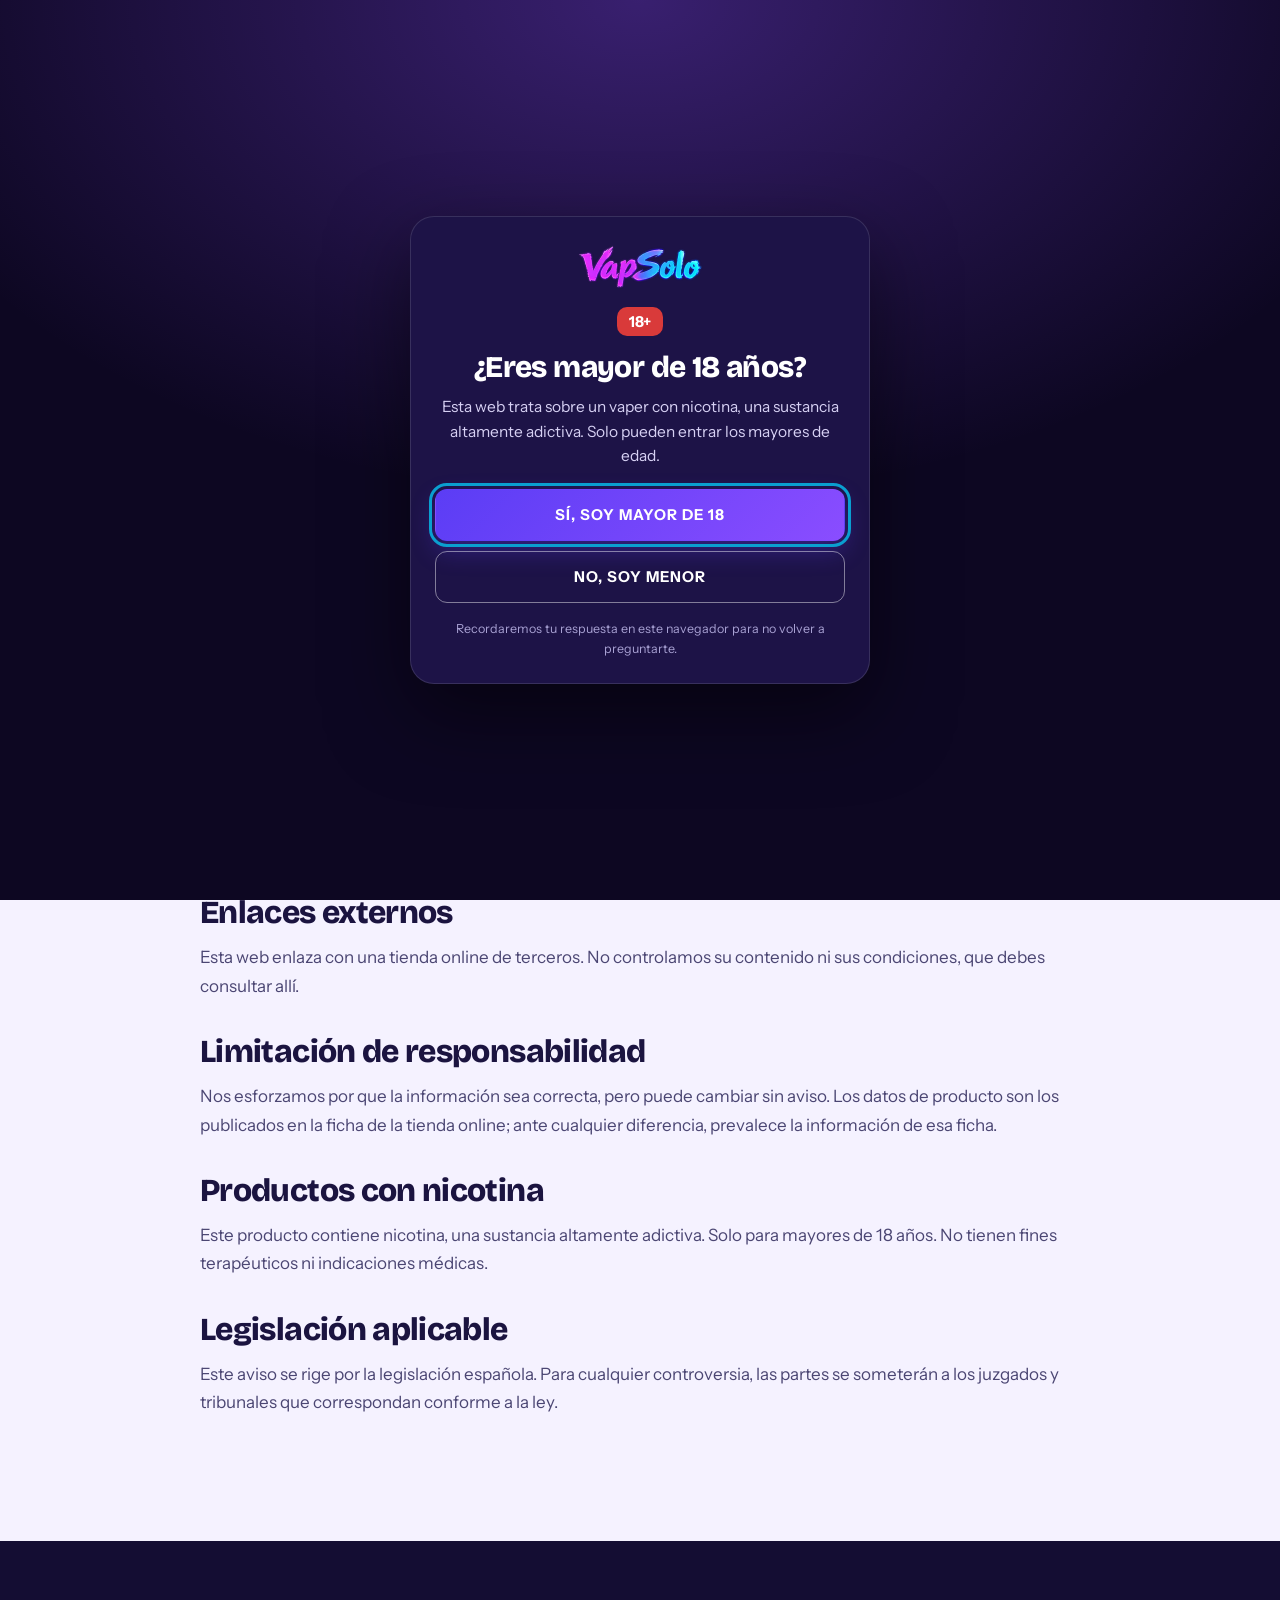
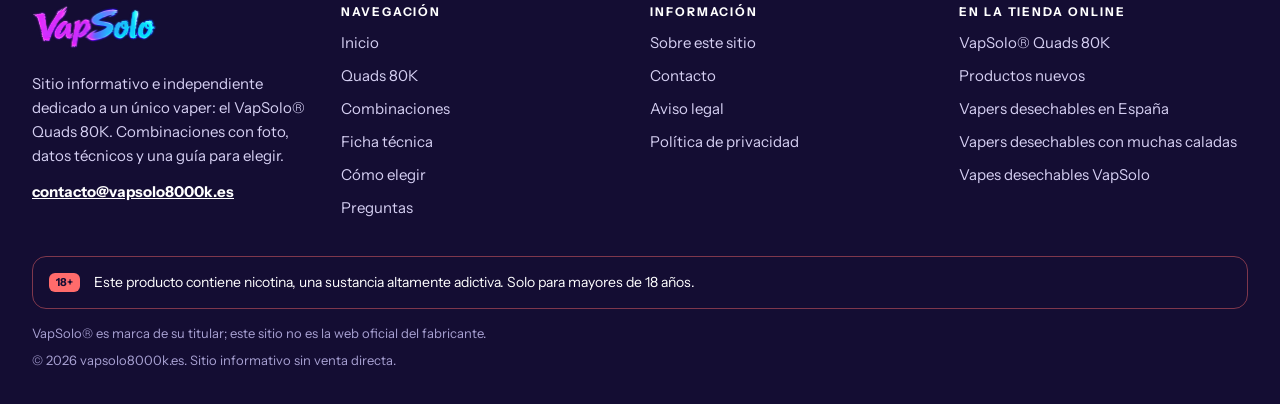
<file: aviso-legal/index.html>
<!doctype html>
<html lang="es-ES">
  <head>
    <meta charset="utf-8">
    <meta name="viewport" content="width=device-width, initial-scale=1">
    <title>Aviso legal de vapsolo8000k.es</title>
    <meta name="description" content="Condiciones de uso, finalidad informativa, propiedad intelectual y límites de responsabilidad de vapsolo8000k.es, un sitio independiente sobre el Quads 80K.">
    <link rel="canonical" href="https://vapsolo8000k.es/aviso-legal/">
    <meta name="robots" content="index, follow, max-image-preview:large">
    <meta name="theme-color" content="#140d33">
    <meta property="og:type" content="website">
    <meta property="og:locale" content="es_ES">
    <meta property="og:site_name" content="VapSolo 80K">
    <meta property="og:title" content="Aviso legal de vapsolo8000k.es">
    <meta property="og:description" content="Condiciones de uso, finalidad informativa, propiedad intelectual y límites de responsabilidad de vapsolo8000k.es, un sitio independiente sobre el Quads 80K.">
    <meta property="og:url" content="https://vapsolo8000k.es/aviso-legal/">
    <meta property="og:image" content="https://vapsolo8000k.es/assets/img/og/og.jpg">
    <meta property="og:image:width" content="1200">
    <meta property="og:image:height" content="630">
    <meta property="og:image:alt" content="Dos vapers VapSolo® Quads 80K sobre un podio lavanda">
    <meta name="twitter:card" content="summary_large_image">
    <meta name="twitter:title" content="Aviso legal de vapsolo8000k.es">
    <meta name="twitter:description" content="Condiciones de uso, finalidad informativa, propiedad intelectual y límites de responsabilidad de vapsolo8000k.es, un sitio independiente sobre el Quads 80K.">
    <meta name="twitter:image" content="https://vapsolo8000k.es/assets/img/og/og.jpg">
    <link rel="icon" href="../favicon.svg" type="image/svg+xml">
    <link rel="icon" href="../favicon-32.png" type="image/png" sizes="32x32">
    <link rel="shortcut icon" href="../favicon.ico">
    <link rel="apple-touch-icon" href="../apple-touch-icon.png">
    <link rel="stylesheet" href="../assets/css/style.css">
    <link rel="stylesheet" href="../assets/css/sets.css">
    <script src="../assets/js/age.js"></script>
    <script src="../assets/js/app.js" defer></script>
  </head>
  <body>
    <div class="agegate" role="dialog" aria-modal="true" aria-labelledby="agegate-title"
      aria-describedby="agegate-text" data-agegate>
      <div class="agegate__box">
        <img src="../assets/img/logo-88.webp" width="250" height="88" alt="VapSolo"
          class="agegate__logo">
        <span class="age__badge agegate__badge">18+</span>
        <p class="agegate__title" id="agegate-title">¿Eres mayor de 18 años?</p>
        <p class="agegate__text" id="agegate-text">
          Esta web trata sobre un vaper con nicotina, una sustancia altamente adictiva. Solo pueden
          entrar los mayores de edad.
        </p>
        <div class="agegate__act">
          <button type="button" class="btn" data-age-yes>Sí, soy mayor de 18</button>
          <a class="btn btn--ghost" href="https://www.google.com/" data-age-no>No, soy menor</a>
        </div>
        <p class="agegate__fine">
          Recordaremos tu respuesta en este navegador para no volver a preguntarte.
        </p>
      </div>
    </div>
    <svg class="sprite" width="0" height="0" aria-hidden="true" focusable="false">
      <defs>
        <linearGradient id="gv" gradientUnits="userSpaceOnUse" x1="3" y1="3" x2="21" y2="21">
        <stop offset="0" stop-color="#5b3df5"/><stop offset="1" stop-color="#2f8bff"/>
        </linearGradient>
        <symbol id="i-puff" viewBox="0 0 24 24"><path d="M3 8h9.5a2.5 2.5 0 1 0-2.5-2.5"/>
        <path d="M3 13h14a3 3 0 1 1-3 3"/><path d="M3 18h6"/></symbol>
        <symbol id="i-grid4" viewBox="0 0 24 24"><rect x="3.5" y="3.5" width="7" height="7" rx="2"/>
        <rect x="13.5" y="3.5" width="7" height="7" rx="2"/>
        <rect x="3.5" y="13.5" width="7" height="7" rx="2"/>
        <rect x="13.5" y="13.5" width="7" height="7" rx="2"/></symbol>
        <symbol id="i-drop" viewBox="0 0 24 24">
        <path d="M12 3c3.6 4.2 6 7.2 6 10.3a6 6 0 0 1-12 0C6 10.2 8.4 7.2 12 3z"/></symbol>
        <symbol id="i-coil" viewBox="0 0 24 24"><path d="M2.5 12h4l2.2-6 3.3 12 3.3-12 2.2 6h4"/>
        </symbol>
        <symbol id="i-battery" viewBox="0 0 24 24">
        <rect x="2.5" y="7" width="16" height="10" rx="2.5"/><path d="M21.5 10.5v3"/>
        <path d="M6 10.5v3M9.5 10.5v3"/></symbol>
        <symbol id="i-usb" viewBox="0 0 24 24"><path d="M9 3v5M15 3v5"/>
        <path d="M7 8h10v3.5a5 5 0 0 1-10 0z"/><path d="M12 16.5V21"/></symbol>
        <symbol id="i-ruler" viewBox="0 0 24 24"><path d="M3.5 16.5 16.5 3.5l4 4-13 13z"/>
        <path d="m7 13 2 2M10 10l2 2M13 7l2 2"/></symbol>
        <symbol id="i-flask" viewBox="0 0 24 24">
        <path d="M9 3h6M10 3v6l-5 9a2 2 0 0 0 1.8 3h10.4a2 2 0 0 0 1.8-3l-5-9V3"/>
        <path d="M7.5 15h9"/></symbol>
        <symbol id="i-layers" viewBox="0 0 24 24"><path d="m12 3 9 5-9 5-9-5z"/>
        <path d="m3 12.5 9 5 9-5"/><path d="m3 17 9 5 9-5"/></symbol>
        <symbol id="i-rotate" viewBox="0 0 24 24"><path d="M20 12a8 8 0 1 1-2.6-5.9"/>
        <path d="M20 4v4.5h-4.5"/></symbol>
        <symbol id="i-recycle" viewBox="0 0 24 24"><path d="M5 19c0-8 5-14 15-14 0 10-6 15-14 15z"/>
        <path d="m5 19 8-8"/></symbol>
        <symbol id="i-bolt" viewBox="0 0 24 24"><path d="M13 2.5 4.5 14H11l-1 7.5L19.5 10H13z"/>
        </symbol>
        <symbol id="i-check" viewBox="0 0 24 24"><path d="m4.5 12.5 5 5L19.5 7"/></symbol>
        <symbol id="i-mail" viewBox="0 0 24 24">
        <rect x="3" y="5.5" width="18" height="13" rx="2.5"/><path d="m3.5 7.5 8.5 6.5 8.5-6.5"/>
        </symbol>
        <symbol id="i-arrow" viewBox="0 0 24 24"><path d="M4.5 12h15M13.5 6l6 6-6 6"/></symbol>
        <symbol id="i-menu" viewBox="0 0 24 24"><path d="M4 7h16M4 12h16M4 17h16"/></symbol>
        <symbol id="i-close" viewBox="0 0 24 24"><path d="M6 6l12 12M18 6 6 18"/></symbol>
        <symbol id="i-search" viewBox="0 0 24 24"><circle cx="11" cy="11" r="6.5"/>
        <path d="m20 20-4.2-4.2"/></symbol>
        <symbol id="i-shield" viewBox="0 0 24 24">
        <path d="M12 3 20 6v6c0 4.8-3.4 7.8-8 9-4.6-1.2-8-4.2-8-9V6z"/><path d="M12 8v5M12 16v.2"/>
        </symbol>
        <symbol id="i-info" viewBox="0 0 24 24"><circle cx="12" cy="12" r="9"/>
        <path d="M12 11v5.5M12 7.6v.2"/></symbol>
        <symbol id="i-chev-l" viewBox="0 0 24 24"><path d="m14.5 5.5-6.5 6.5 6.5 6.5"/></symbol>
        <symbol id="i-chev-r" viewBox="0 0 24 24"><path d="m9.5 5.5 6.5 6.5-6.5 6.5"/></symbol>
        <symbol id="i-chev-d" viewBox="0 0 24 24"><path d="m5.5 9.5 6.5 6.5 6.5-6.5"/></symbol>
        <symbol id="i-doc" viewBox="0 0 24 24"><path d="M6 3h8l4 4v14H6z"/>
        <path d="M14 3v4h4M9 12h6M9 16h6"/></symbol>
      </defs>
    </svg>
    <a class="skip" href="#main">Saltar al contenido</a>
    <div class="top">
      <div class="age" role="note">
        <div class="wrap age__in">
          <span class="age__badge">18+</span>
          <span class="age__short">Contiene nicotina. Solo adultos.</span>
          <span class="age__long">Este producto contiene nicotina, una sustancia altamente adictiva.
            Solo para mayores de 18 años.</span>
        </div>
      </div>
      <header class="hdr">
        <div class="wrap hdr__in">
          <a class="brand" href="../index.html" aria-label="VapSolo, ir al inicio"><img
            src="../assets/img/logo-44.webp" srcset="../assets/img/logo-88.webp 2x" width="125"
            height="44" alt="VapSolo" class="brand__img"></a>
          <div class="hdr__nav">
            <nav class="menu menu--bar" aria-label="Principal">
              <a class="menu__link" href="../index.html">Inicio</a>
              <a class="menu__link" href="../vapsolo-quads-80k/index.html">Quads 80K</a>
              <a class="menu__link" href="../sabores-y-combinaciones/index.html">Combinaciones</a>
              <a class="menu__link" href="../datos-tecnicos/index.html">Ficha técnica</a>
              <a class="menu__link" href="../guia-vaper-desechable/index.html">Cómo elegir</a>
              <a class="menu__link" href="../dudas-frecuentes/index.html">Preguntas</a>
            </nav>
          </div>
          <a class="btn btn--sm hdr__cta"
            href="https://elvapero.es/products/vapsolo-quads-80k-caladas-80000" target="_blank"
            rel="noopener">Comprar ahora<span class="sr-only"> (se abre en una pestaña
            nueva)</span><span class="btn__ar" aria-hidden="true">→</span></a>
          <button type="button" class="burger" aria-controls="drawer" aria-expanded="false" data-open>
            <svg class="ico ico--lg" width="26" height="26" aria-hidden="true" focusable="false">
            <use href="#i-menu"></use></svg>
            <span class="sr-only">Abrir el menú</span>
          </button>
        </div>
      </header>
    </div>
    <div class="drawer" id="drawer" data-drawer>
      <div class="drawer__head">
        <a class="brand" href="../index.html" aria-label="VapSolo, ir al inicio"><img
          src="../assets/img/logo-44.webp" srcset="../assets/img/logo-88.webp 2x" width="125"
          height="44" alt="VapSolo" class="brand__img"></a>
        <button type="button" class="drawer__close" data-close>
          <svg class="ico ico--lg" width="26" height="26" aria-hidden="true" focusable="false">
          <use href="#i-close"></use></svg>
          <span class="sr-only">Cerrar el menú</span>
        </button>
      </div>
      <nav class="menu" aria-label="Principal">
        <a class="menu__link" href="../index.html">Inicio</a>
        <a class="menu__link" href="../vapsolo-quads-80k/index.html">Quads 80K</a>
        <a class="menu__link" href="../sabores-y-combinaciones/index.html">Combinaciones</a>
        <a class="menu__link" href="../datos-tecnicos/index.html">Ficha técnica</a>
        <a class="menu__link" href="../guia-vaper-desechable/index.html">Cómo elegir</a>
        <a class="menu__link" href="../dudas-frecuentes/index.html">Preguntas</a>
      </nav>
      <a class="btn btn--block drawer__cta"
        href="https://elvapero.es/products/vapsolo-quads-80k-caladas-80000" target="_blank"
        rel="noopener">Comprar ahora<span class="sr-only"> (se abre en una pestaña nueva)</span><span
        class="btn__ar" aria-hidden="true">→</span></a>
      <p class="drawer__age">
        Este producto contiene nicotina, una sustancia altamente adictiva. Solo para mayores de 18
        años.
      </p>
    </div>
    <div class="scrim" data-scrim></div>
    <main id="main">
      <section class="ph">
        <div class="wrap ph__in">
          <nav class="crumbs" aria-label="Migas de pan">
            <ol class="crumbs__list">
              <li><a href="../index.html">Inicio</a></li>
              <li><span aria-current="page">Aviso legal</span></li>
            </ol>
          </nav>
          <p class="eyebrow">Aviso legal</p>
          <h1 class="ph__t">Aviso legal de vapsolo8000k.es</h1>
          <p class="ph__lead">
            Condiciones de uso de este sitio informativo sobre el VapSolo® Quads 80K.
          </p>
        </div>
      </section>
      <section class="sec sec--flush">
        <div class="wrap wrap--narrow">
          <div class="prose prose--legal">
            <section class="prose__sec">
              <h2>Titularidad y finalidad</h2>
              <p>
                Este sitio, accesible en vapsolo8000k.es, tiene finalidad exclusivamente
                informativa. Para cualquier consulta sobre su responsable puedes escribir a
                contacto@vapsolo8000k.es.
              </p>
            </section>
            <section class="prose__sec">
              <h2>Condiciones de uso</h2>
              <p>
                El acceso a la web es libre y gratuito. Al navegar por ella aceptas usarla de forma
                lícita y no dañar su funcionamiento. Los contenidos están dirigidos exclusivamente a
                mayores de 18 años.
              </p>
            </section>
            <section class="prose__sec">
              <h2>Propiedad intelectual y marcas</h2>
              <p>
                Los textos y las composiciones de imagen de esta web están protegidos. VapSolo® es
                marca de su titular; su mención en este sitio es meramente identificativa y no
                implica relación con el fabricante.
              </p>
            </section>
            <section class="prose__sec">
              <h2>Enlaces externos</h2>
              <p>
                Esta web enlaza con una tienda online de terceros. No controlamos su contenido ni
                sus condiciones, que debes consultar allí.
              </p>
            </section>
            <section class="prose__sec">
              <h2>Limitación de responsabilidad</h2>
              <p>
                Nos esforzamos por que la información sea correcta, pero puede cambiar sin aviso.
                Los datos de producto son los publicados en la ficha de la tienda online; ante
                cualquier diferencia, prevalece la información de esa ficha.
              </p>
            </section>
            <section class="prose__sec">
              <h2>Productos con nicotina</h2>
              <p>
                Este producto contiene nicotina, una sustancia altamente adictiva. Solo para mayores
                de 18 años. No tienen fines terapéuticos ni indicaciones médicas.
              </p>
            </section>
            <section class="prose__sec">
              <h2>Legislación aplicable</h2>
              <p>
                Este aviso se rige por la legislación española. Para cualquier controversia, las
                partes se someterán a los juzgados y tribunales que correspondan conforme a la ley.
              </p>
            </section>
          </div>
        </div>
      </section>
    </main>
    <footer class="foot">
      <div class="wrap">
        <div class="foot__grid">
          <div class="foot__col foot__col--brand">
            <a class="brand" href="../index.html" aria-label="VapSolo, ir al inicio"><img
              src="../assets/img/logo-176.webp" width="159" height="56" alt="VapSolo"
              class="brand__img"></a>
            <p class="foot__about">
              Sitio informativo e independiente dedicado a un único vaper: el VapSolo® Quads 80K.
              Combinaciones con foto, datos técnicos y una guía para elegir.
            </p>
            <p>
              <a href="mailto:contacto@vapsolo8000k.es"
              class="foot__mail">contacto@vapsolo8000k.es</a>
            </p>
          </div>
          <div class="foot__col">
            <p class="foot__h">Navegación</p>
            <ul class="foot__list">
              <li><a href="../index.html">Inicio</a></li>
              <li><a href="../vapsolo-quads-80k/index.html">Quads 80K</a></li>
              <li><a href="../sabores-y-combinaciones/index.html">Combinaciones</a></li>
              <li><a href="../datos-tecnicos/index.html">Ficha técnica</a></li>
              <li><a href="../guia-vaper-desechable/index.html">Cómo elegir</a></li>
              <li><a href="../dudas-frecuentes/index.html">Preguntas</a></li>
            </ul>
          </div>
          <div class="foot__col">
            <p class="foot__h">Información</p>
            <ul class="foot__list">
              <li><a href="../sobre-este-sitio/index.html">Sobre este sitio</a></li>
              <li><a href="../contacto/index.html">Contacto</a></li>
              <li><a href="../aviso-legal/index.html">Aviso legal</a></li>
              <li><a href="../politica-de-privacidad/index.html">Política de privacidad</a></li>
            </ul>
          </div>
          <div class="foot__col">
            <p class="foot__h">En la tienda online</p>
            <ul class="foot__list">
              <li>
                <a href="https://elvapero.es/products/vapsolo-quads-80k-caladas-80000"
                target="_blank" rel="noopener">VapSolo® Quads 80K<span class="sr-only"> (se abre en
                una pestaña nueva)</span></a>
              </li>
              <li>
                <a href="https://elvapero.es/collections/productos-nuevos" target="_blank"
                rel="noopener">Productos nuevos<span class="sr-only"> (se abre en una pestaña
                nueva)</span></a>
              </li>
              <li>
                <a href="https://elvapero.es/collections/vapers-desechables-espana" target="_blank"
                rel="noopener">Vapers desechables en España<span class="sr-only"> (se abre en una
                pestaña nueva)</span></a>
              </li>
              <li>
                <a href="https://elvapero.es/collections/vapers-desechables-muchas-caladas"
                target="_blank" rel="noopener">Vapers desechables con muchas caladas<span
                class="sr-only"> (se abre en una pestaña nueva)</span></a>
              </li>
              <li>
                <a href="https://elvapero.es/collections/vapsolo-vapes-desechables" target="_blank"
                rel="noopener">Vapes desechables VapSolo<span class="sr-only"> (se abre en una
                pestaña nueva)</span></a>
              </li>
            </ul>
          </div>
        </div>
        <div class="foot__warn">
          <span class="age__badge">18+</span>
          <p>
            Este producto contiene nicotina, una sustancia altamente adictiva. Solo para mayores de
            18 años.
          </p>
        </div>
        <p class="foot__legal">
          VapSolo® es marca de su titular; este sitio no es la web oficial del fabricante.
        </p>
        <p class="foot__legal">© 2026 vapsolo8000k.es. Sitio informativo sin venta directa.</p>
      </div>
    </footer>
    <div class="dock">
      <a class="btn btn--ghost-dark btn--sm"
        href="../sabores-y-combinaciones/index.html">Combinaciones</a>
      <a class="btn btn--sm" href="https://elvapero.es/products/vapsolo-quads-80k-caladas-80000"
        target="_blank" rel="noopener">Comprar ahora<span class="sr-only"> (se abre en una pestaña
        nueva)</span><span class="btn__ar" aria-hidden="true">→</span></a>
    </div>
    <script type="application/ld+json">
      {
        "@context": "https://schema.org",
        "@graph": [
          {
            "@type": "Organization",
            "@id": "https://vapsolo8000k.es/#organization",
            "name": "VapSolo 80K",
            "url": "https://vapsolo8000k.es/",
            "email": "contacto@vapsolo8000k.es",
            "logo": {
              "@type": "ImageObject",
              "url": "https://vapsolo8000k.es/assets/img/logo-176.webp",
              "width": 501,
              "height": 176
            }
          },
          {
            "@type": "WebSite",
            "@id": "https://vapsolo8000k.es/#website",
            "url": "https://vapsolo8000k.es/",
            "name": "VapSolo 80K",
            "inLanguage": "es-ES",
            "description": "Sitio informativo sobre el VapSolo® Quads 80K: combinaciones, datos técnicos y guía.",
            "publisher": {
              "@id": "https://vapsolo8000k.es/#organization"
            }
          },
          {
            "@type": "WebPage",
            "@id": "https://vapsolo8000k.es/aviso-legal/#webpage",
            "url": "https://vapsolo8000k.es/aviso-legal/",
            "name": "Aviso legal de vapsolo8000k.es",
            "description": "Condiciones de uso, finalidad informativa, propiedad intelectual y límites de responsabilidad de vapsolo8000k.es, un sitio independiente sobre el Quads 80K.",
            "inLanguage": "es-ES",
            "isPartOf": {
              "@id": "https://vapsolo8000k.es/#website"
            },
            "breadcrumb": {
              "@id": "https://vapsolo8000k.es/aviso-legal/#breadcrumb"
            }
          },
          {
            "@type": "BreadcrumbList",
            "@id": "https://vapsolo8000k.es/aviso-legal/#breadcrumb",
            "itemListElement": [
              {
                "@type": "ListItem",
                "position": 1,
                "name": "Inicio",
                "item": "https://vapsolo8000k.es/"
              },
              {
                "@type": "ListItem",
                "position": 2,
                "name": "Aviso legal",
                "item": "https://vapsolo8000k.es/aviso-legal/"
              }
            ]
          }
        ]
      }
    </script>
  </body>
</html>
</file>
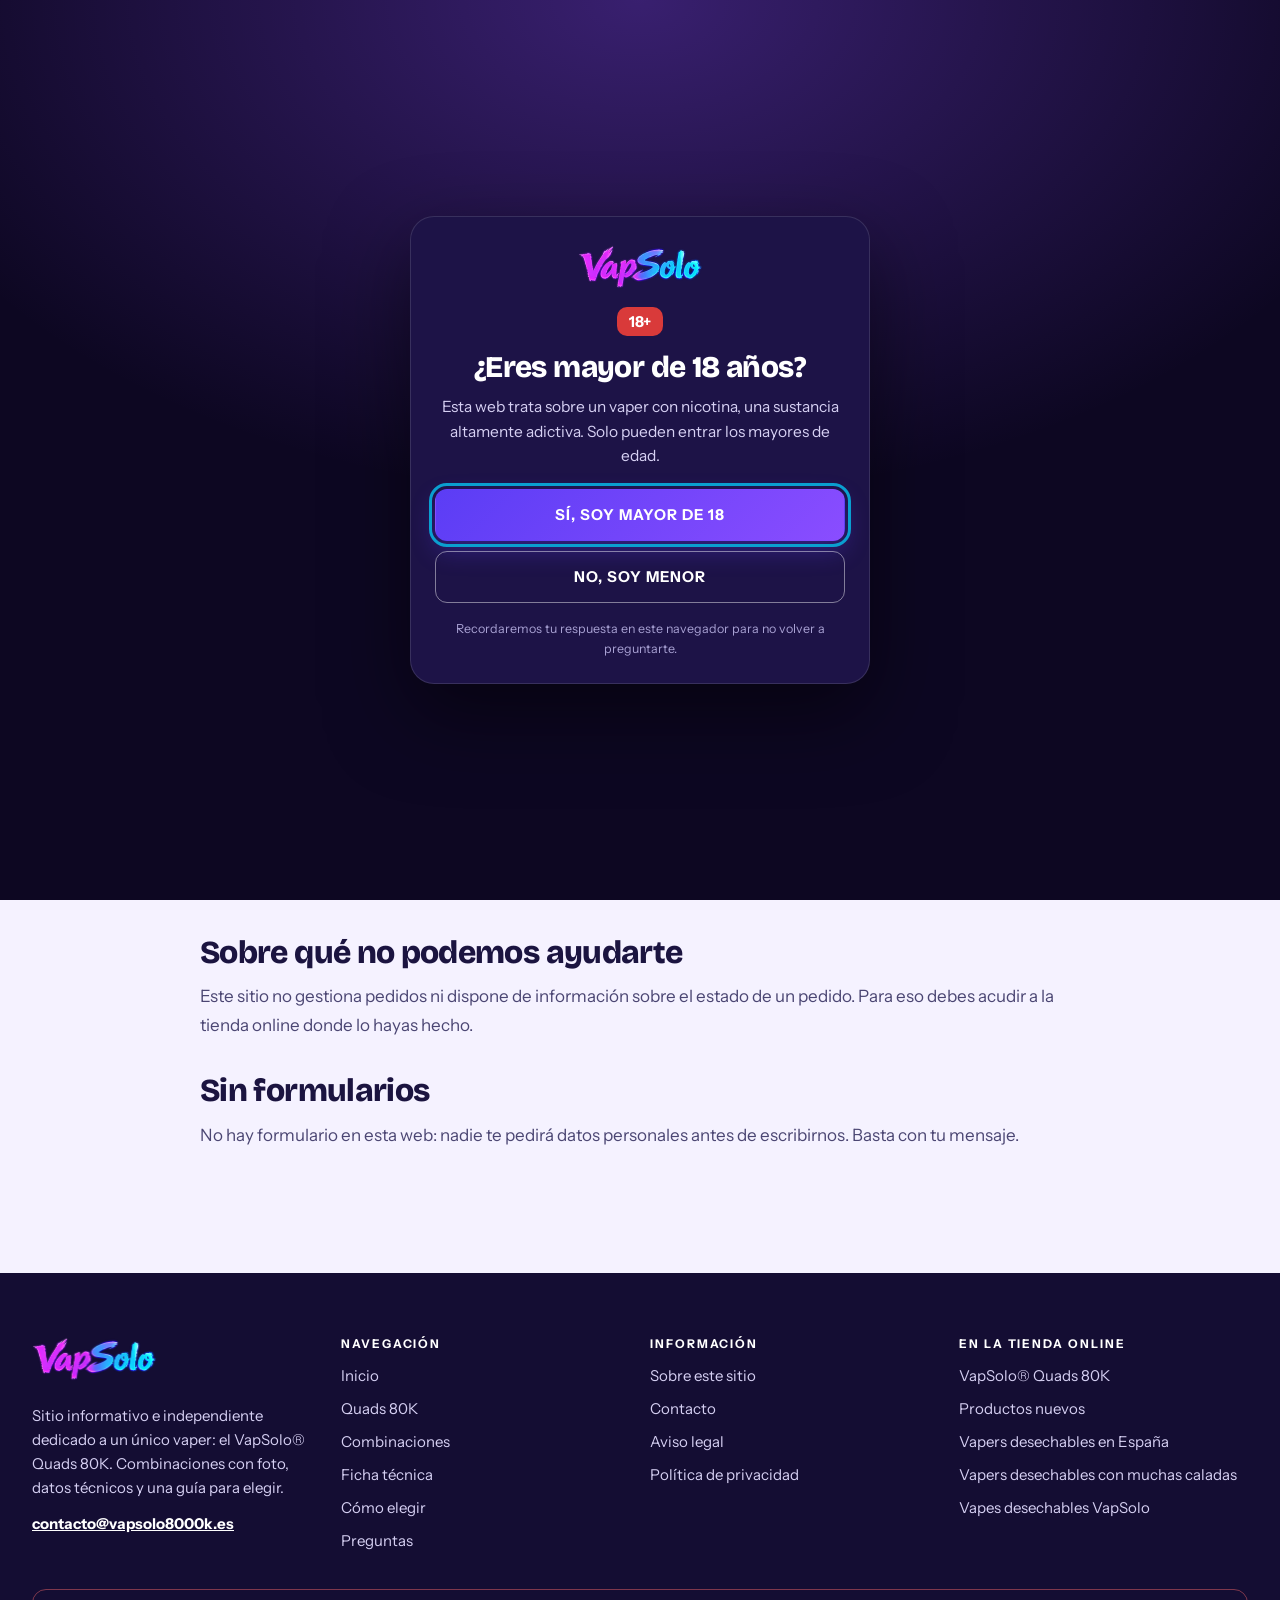
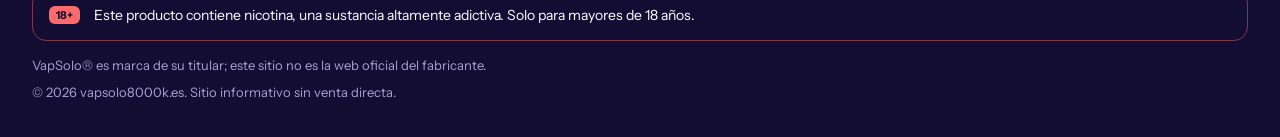
<file: contacto/index.html>
<!doctype html>
<html lang="es-ES">
  <head>
    <meta charset="utf-8">
    <meta name="viewport" content="width=device-width, initial-scale=1">
    <title>Contacto con vapsolo8000k.es</title>
    <meta name="description" content="Escríbenos a contacto@vapsolo8000k.es para dudas sobre este sitio informativo, correcciones de datos o cuestiones legales. Respondemos por correo electrónico.">
    <link rel="canonical" href="https://vapsolo8000k.es/contacto/">
    <meta name="robots" content="index, follow, max-image-preview:large">
    <meta name="theme-color" content="#140d33">
    <meta property="og:type" content="website">
    <meta property="og:locale" content="es_ES">
    <meta property="og:site_name" content="VapSolo 80K">
    <meta property="og:title" content="Contacto con vapsolo8000k.es">
    <meta property="og:description" content="Escríbenos a contacto@vapsolo8000k.es para dudas sobre este sitio informativo, correcciones de datos o cuestiones legales. Respondemos por correo electrónico.">
    <meta property="og:url" content="https://vapsolo8000k.es/contacto/">
    <meta property="og:image" content="https://vapsolo8000k.es/assets/img/og/og.jpg">
    <meta property="og:image:width" content="1200">
    <meta property="og:image:height" content="630">
    <meta property="og:image:alt" content="Dos vapers VapSolo® Quads 80K sobre un podio lavanda">
    <meta name="twitter:card" content="summary_large_image">
    <meta name="twitter:title" content="Contacto con vapsolo8000k.es">
    <meta name="twitter:description" content="Escríbenos a contacto@vapsolo8000k.es para dudas sobre este sitio informativo, correcciones de datos o cuestiones legales. Respondemos por correo electrónico.">
    <meta name="twitter:image" content="https://vapsolo8000k.es/assets/img/og/og.jpg">
    <link rel="icon" href="../favicon.svg" type="image/svg+xml">
    <link rel="icon" href="../favicon-32.png" type="image/png" sizes="32x32">
    <link rel="shortcut icon" href="../favicon.ico">
    <link rel="apple-touch-icon" href="../apple-touch-icon.png">
    <link rel="stylesheet" href="../assets/css/style.css">
    <link rel="stylesheet" href="../assets/css/sets.css">
    <script src="../assets/js/age.js"></script>
    <script src="../assets/js/app.js" defer></script>
  </head>
  <body>
    <div class="agegate" role="dialog" aria-modal="true" aria-labelledby="agegate-title"
      aria-describedby="agegate-text" data-agegate>
      <div class="agegate__box">
        <img src="../assets/img/logo-88.webp" width="250" height="88" alt="VapSolo"
          class="agegate__logo">
        <span class="age__badge agegate__badge">18+</span>
        <p class="agegate__title" id="agegate-title">¿Eres mayor de 18 años?</p>
        <p class="agegate__text" id="agegate-text">
          Esta web trata sobre un vaper con nicotina, una sustancia altamente adictiva. Solo pueden
          entrar los mayores de edad.
        </p>
        <div class="agegate__act">
          <button type="button" class="btn" data-age-yes>Sí, soy mayor de 18</button>
          <a class="btn btn--ghost" href="https://www.google.com/" data-age-no>No, soy menor</a>
        </div>
        <p class="agegate__fine">
          Recordaremos tu respuesta en este navegador para no volver a preguntarte.
        </p>
      </div>
    </div>
    <svg class="sprite" width="0" height="0" aria-hidden="true" focusable="false">
      <defs>
        <linearGradient id="gv" gradientUnits="userSpaceOnUse" x1="3" y1="3" x2="21" y2="21">
        <stop offset="0" stop-color="#5b3df5"/><stop offset="1" stop-color="#2f8bff"/>
        </linearGradient>
        <symbol id="i-puff" viewBox="0 0 24 24"><path d="M3 8h9.5a2.5 2.5 0 1 0-2.5-2.5"/>
        <path d="M3 13h14a3 3 0 1 1-3 3"/><path d="M3 18h6"/></symbol>
        <symbol id="i-grid4" viewBox="0 0 24 24"><rect x="3.5" y="3.5" width="7" height="7" rx="2"/>
        <rect x="13.5" y="3.5" width="7" height="7" rx="2"/>
        <rect x="3.5" y="13.5" width="7" height="7" rx="2"/>
        <rect x="13.5" y="13.5" width="7" height="7" rx="2"/></symbol>
        <symbol id="i-drop" viewBox="0 0 24 24">
        <path d="M12 3c3.6 4.2 6 7.2 6 10.3a6 6 0 0 1-12 0C6 10.2 8.4 7.2 12 3z"/></symbol>
        <symbol id="i-coil" viewBox="0 0 24 24"><path d="M2.5 12h4l2.2-6 3.3 12 3.3-12 2.2 6h4"/>
        </symbol>
        <symbol id="i-battery" viewBox="0 0 24 24">
        <rect x="2.5" y="7" width="16" height="10" rx="2.5"/><path d="M21.5 10.5v3"/>
        <path d="M6 10.5v3M9.5 10.5v3"/></symbol>
        <symbol id="i-usb" viewBox="0 0 24 24"><path d="M9 3v5M15 3v5"/>
        <path d="M7 8h10v3.5a5 5 0 0 1-10 0z"/><path d="M12 16.5V21"/></symbol>
        <symbol id="i-ruler" viewBox="0 0 24 24"><path d="M3.5 16.5 16.5 3.5l4 4-13 13z"/>
        <path d="m7 13 2 2M10 10l2 2M13 7l2 2"/></symbol>
        <symbol id="i-flask" viewBox="0 0 24 24">
        <path d="M9 3h6M10 3v6l-5 9a2 2 0 0 0 1.8 3h10.4a2 2 0 0 0 1.8-3l-5-9V3"/>
        <path d="M7.5 15h9"/></symbol>
        <symbol id="i-layers" viewBox="0 0 24 24"><path d="m12 3 9 5-9 5-9-5z"/>
        <path d="m3 12.5 9 5 9-5"/><path d="m3 17 9 5 9-5"/></symbol>
        <symbol id="i-rotate" viewBox="0 0 24 24"><path d="M20 12a8 8 0 1 1-2.6-5.9"/>
        <path d="M20 4v4.5h-4.5"/></symbol>
        <symbol id="i-recycle" viewBox="0 0 24 24"><path d="M5 19c0-8 5-14 15-14 0 10-6 15-14 15z"/>
        <path d="m5 19 8-8"/></symbol>
        <symbol id="i-bolt" viewBox="0 0 24 24"><path d="M13 2.5 4.5 14H11l-1 7.5L19.5 10H13z"/>
        </symbol>
        <symbol id="i-check" viewBox="0 0 24 24"><path d="m4.5 12.5 5 5L19.5 7"/></symbol>
        <symbol id="i-mail" viewBox="0 0 24 24">
        <rect x="3" y="5.5" width="18" height="13" rx="2.5"/><path d="m3.5 7.5 8.5 6.5 8.5-6.5"/>
        </symbol>
        <symbol id="i-arrow" viewBox="0 0 24 24"><path d="M4.5 12h15M13.5 6l6 6-6 6"/></symbol>
        <symbol id="i-menu" viewBox="0 0 24 24"><path d="M4 7h16M4 12h16M4 17h16"/></symbol>
        <symbol id="i-close" viewBox="0 0 24 24"><path d="M6 6l12 12M18 6 6 18"/></symbol>
        <symbol id="i-search" viewBox="0 0 24 24"><circle cx="11" cy="11" r="6.5"/>
        <path d="m20 20-4.2-4.2"/></symbol>
        <symbol id="i-shield" viewBox="0 0 24 24">
        <path d="M12 3 20 6v6c0 4.8-3.4 7.8-8 9-4.6-1.2-8-4.2-8-9V6z"/><path d="M12 8v5M12 16v.2"/>
        </symbol>
        <symbol id="i-info" viewBox="0 0 24 24"><circle cx="12" cy="12" r="9"/>
        <path d="M12 11v5.5M12 7.6v.2"/></symbol>
        <symbol id="i-chev-l" viewBox="0 0 24 24"><path d="m14.5 5.5-6.5 6.5 6.5 6.5"/></symbol>
        <symbol id="i-chev-r" viewBox="0 0 24 24"><path d="m9.5 5.5 6.5 6.5-6.5 6.5"/></symbol>
        <symbol id="i-chev-d" viewBox="0 0 24 24"><path d="m5.5 9.5 6.5 6.5 6.5-6.5"/></symbol>
        <symbol id="i-doc" viewBox="0 0 24 24"><path d="M6 3h8l4 4v14H6z"/>
        <path d="M14 3v4h4M9 12h6M9 16h6"/></symbol>
      </defs>
    </svg>
    <a class="skip" href="#main">Saltar al contenido</a>
    <div class="top">
      <div class="age" role="note">
        <div class="wrap age__in">
          <span class="age__badge">18+</span>
          <span class="age__short">Contiene nicotina. Solo adultos.</span>
          <span class="age__long">Este producto contiene nicotina, una sustancia altamente adictiva.
            Solo para mayores de 18 años.</span>
        </div>
      </div>
      <header class="hdr">
        <div class="wrap hdr__in">
          <a class="brand" href="../index.html" aria-label="VapSolo, ir al inicio"><img
            src="../assets/img/logo-44.webp" srcset="../assets/img/logo-88.webp 2x" width="125"
            height="44" alt="VapSolo" class="brand__img"></a>
          <div class="hdr__nav">
            <nav class="menu menu--bar" aria-label="Principal">
              <a class="menu__link" href="../index.html">Inicio</a>
              <a class="menu__link" href="../vapsolo-quads-80k/index.html">Quads 80K</a>
              <a class="menu__link" href="../sabores-y-combinaciones/index.html">Combinaciones</a>
              <a class="menu__link" href="../datos-tecnicos/index.html">Ficha técnica</a>
              <a class="menu__link" href="../guia-vaper-desechable/index.html">Cómo elegir</a>
              <a class="menu__link" href="../dudas-frecuentes/index.html">Preguntas</a>
            </nav>
          </div>
          <a class="btn btn--sm hdr__cta"
            href="https://elvapero.es/products/vapsolo-quads-80k-caladas-80000" target="_blank"
            rel="noopener">Comprar ahora<span class="sr-only"> (se abre en una pestaña
            nueva)</span><span class="btn__ar" aria-hidden="true">→</span></a>
          <button type="button" class="burger" aria-controls="drawer" aria-expanded="false" data-open>
            <svg class="ico ico--lg" width="26" height="26" aria-hidden="true" focusable="false">
            <use href="#i-menu"></use></svg>
            <span class="sr-only">Abrir el menú</span>
          </button>
        </div>
      </header>
    </div>
    <div class="drawer" id="drawer" data-drawer>
      <div class="drawer__head">
        <a class="brand" href="../index.html" aria-label="VapSolo, ir al inicio"><img
          src="../assets/img/logo-44.webp" srcset="../assets/img/logo-88.webp 2x" width="125"
          height="44" alt="VapSolo" class="brand__img"></a>
        <button type="button" class="drawer__close" data-close>
          <svg class="ico ico--lg" width="26" height="26" aria-hidden="true" focusable="false">
          <use href="#i-close"></use></svg>
          <span class="sr-only">Cerrar el menú</span>
        </button>
      </div>
      <nav class="menu" aria-label="Principal">
        <a class="menu__link" href="../index.html">Inicio</a>
        <a class="menu__link" href="../vapsolo-quads-80k/index.html">Quads 80K</a>
        <a class="menu__link" href="../sabores-y-combinaciones/index.html">Combinaciones</a>
        <a class="menu__link" href="../datos-tecnicos/index.html">Ficha técnica</a>
        <a class="menu__link" href="../guia-vaper-desechable/index.html">Cómo elegir</a>
        <a class="menu__link" href="../dudas-frecuentes/index.html">Preguntas</a>
      </nav>
      <a class="btn btn--block drawer__cta"
        href="https://elvapero.es/products/vapsolo-quads-80k-caladas-80000" target="_blank"
        rel="noopener">Comprar ahora<span class="sr-only"> (se abre en una pestaña nueva)</span><span
        class="btn__ar" aria-hidden="true">→</span></a>
      <p class="drawer__age">
        Este producto contiene nicotina, una sustancia altamente adictiva. Solo para mayores de 18
        años.
      </p>
    </div>
    <div class="scrim" data-scrim></div>
    <main id="main">
      <section class="ph">
        <div class="wrap ph__in">
          <nav class="crumbs" aria-label="Migas de pan">
            <ol class="crumbs__list">
              <li><a href="../index.html">Inicio</a></li>
              <li><span aria-current="page">Contacto</span></li>
            </ol>
          </nav>
          <p class="eyebrow">Contacto</p>
          <h1 class="ph__t">Escríbenos a contacto@vapsolo8000k.es</h1>
          <p class="ph__lead">
            Para dudas sobre este sitio, correcciones de datos o cuestiones legales, el correo es el
            canal más directo.
          </p>
        </div>
      </section>
      <section class="sec sec--flush">
        <div class="wrap wrap--narrow">
          <div class="prose prose--legal">
            <div class="mini mini--wide">
              <span class="mini__ico"><svg class="ico" width="28" height="28" aria-hidden="true"
                focusable="false" stroke="url(#gv)"><use href="#i-mail"></use></svg></span>
              <h2 class="mini__t">Correo electrónico</h2>
              <p>
                <a href="mailto:contacto@vapsolo8000k.es"
                class="mail-big">contacto@vapsolo8000k.es</a>
              </p>
              <p class="mini__p">Responderemos por esta misma vía.</p>
            </div>
            <section class="prose__sec">
              <h2>Sobre qué puedes escribirnos</h2>
              <p>
                Sobre el contenido de esta web, errores en una ficha o en el nombre de un sabor, o
                cualquier cuestión relacionada con el aviso legal y la privacidad.
              </p>
            </section>
            <section class="prose__sec">
              <h2>Sobre qué no podemos ayudarte</h2>
              <p>
                Este sitio no gestiona pedidos ni dispone de información sobre el estado de un
                pedido. Para eso debes acudir a la tienda online donde lo hayas hecho.
              </p>
            </section>
            <section class="prose__sec">
              <h2>Sin formularios</h2>
              <p>
                No hay formulario en esta web: nadie te pedirá datos personales antes de
                escribirnos. Basta con tu mensaje.
              </p>
            </section>
          </div>
        </div>
      </section>
    </main>
    <footer class="foot">
      <div class="wrap">
        <div class="foot__grid">
          <div class="foot__col foot__col--brand">
            <a class="brand" href="../index.html" aria-label="VapSolo, ir al inicio"><img
              src="../assets/img/logo-176.webp" width="159" height="56" alt="VapSolo"
              class="brand__img"></a>
            <p class="foot__about">
              Sitio informativo e independiente dedicado a un único vaper: el VapSolo® Quads 80K.
              Combinaciones con foto, datos técnicos y una guía para elegir.
            </p>
            <p>
              <a href="mailto:contacto@vapsolo8000k.es"
              class="foot__mail">contacto@vapsolo8000k.es</a>
            </p>
          </div>
          <div class="foot__col">
            <p class="foot__h">Navegación</p>
            <ul class="foot__list">
              <li><a href="../index.html">Inicio</a></li>
              <li><a href="../vapsolo-quads-80k/index.html">Quads 80K</a></li>
              <li><a href="../sabores-y-combinaciones/index.html">Combinaciones</a></li>
              <li><a href="../datos-tecnicos/index.html">Ficha técnica</a></li>
              <li><a href="../guia-vaper-desechable/index.html">Cómo elegir</a></li>
              <li><a href="../dudas-frecuentes/index.html">Preguntas</a></li>
            </ul>
          </div>
          <div class="foot__col">
            <p class="foot__h">Información</p>
            <ul class="foot__list">
              <li><a href="../sobre-este-sitio/index.html">Sobre este sitio</a></li>
              <li><a href="../contacto/index.html">Contacto</a></li>
              <li><a href="../aviso-legal/index.html">Aviso legal</a></li>
              <li><a href="../politica-de-privacidad/index.html">Política de privacidad</a></li>
            </ul>
          </div>
          <div class="foot__col">
            <p class="foot__h">En la tienda online</p>
            <ul class="foot__list">
              <li>
                <a href="https://elvapero.es/products/vapsolo-quads-80k-caladas-80000"
                target="_blank" rel="noopener">VapSolo® Quads 80K<span class="sr-only"> (se abre en
                una pestaña nueva)</span></a>
              </li>
              <li>
                <a href="https://elvapero.es/collections/productos-nuevos" target="_blank"
                rel="noopener">Productos nuevos<span class="sr-only"> (se abre en una pestaña
                nueva)</span></a>
              </li>
              <li>
                <a href="https://elvapero.es/collections/vapers-desechables-espana" target="_blank"
                rel="noopener">Vapers desechables en España<span class="sr-only"> (se abre en una
                pestaña nueva)</span></a>
              </li>
              <li>
                <a href="https://elvapero.es/collections/vapers-desechables-muchas-caladas"
                target="_blank" rel="noopener">Vapers desechables con muchas caladas<span
                class="sr-only"> (se abre en una pestaña nueva)</span></a>
              </li>
              <li>
                <a href="https://elvapero.es/collections/vapsolo-vapes-desechables" target="_blank"
                rel="noopener">Vapes desechables VapSolo<span class="sr-only"> (se abre en una
                pestaña nueva)</span></a>
              </li>
            </ul>
          </div>
        </div>
        <div class="foot__warn">
          <span class="age__badge">18+</span>
          <p>
            Este producto contiene nicotina, una sustancia altamente adictiva. Solo para mayores de
            18 años.
          </p>
        </div>
        <p class="foot__legal">
          VapSolo® es marca de su titular; este sitio no es la web oficial del fabricante.
        </p>
        <p class="foot__legal">© 2026 vapsolo8000k.es. Sitio informativo sin venta directa.</p>
      </div>
    </footer>
    <div class="dock">
      <a class="btn btn--ghost-dark btn--sm"
        href="../sabores-y-combinaciones/index.html">Combinaciones</a>
      <a class="btn btn--sm" href="https://elvapero.es/products/vapsolo-quads-80k-caladas-80000"
        target="_blank" rel="noopener">Comprar ahora<span class="sr-only"> (se abre en una pestaña
        nueva)</span><span class="btn__ar" aria-hidden="true">→</span></a>
    </div>
    <script type="application/ld+json">
      {
        "@context": "https://schema.org",
        "@graph": [
          {
            "@type": "Organization",
            "@id": "https://vapsolo8000k.es/#organization",
            "name": "VapSolo 80K",
            "url": "https://vapsolo8000k.es/",
            "email": "contacto@vapsolo8000k.es",
            "logo": {
              "@type": "ImageObject",
              "url": "https://vapsolo8000k.es/assets/img/logo-176.webp",
              "width": 501,
              "height": 176
            }
          },
          {
            "@type": "WebSite",
            "@id": "https://vapsolo8000k.es/#website",
            "url": "https://vapsolo8000k.es/",
            "name": "VapSolo 80K",
            "inLanguage": "es-ES",
            "description": "Sitio informativo sobre el VapSolo® Quads 80K: combinaciones, datos técnicos y guía.",
            "publisher": {
              "@id": "https://vapsolo8000k.es/#organization"
            }
          },
          {
            "@type": "ContactPage",
            "@id": "https://vapsolo8000k.es/contacto/#webpage",
            "url": "https://vapsolo8000k.es/contacto/",
            "name": "Contacto con vapsolo8000k.es",
            "description": "Escríbenos a contacto@vapsolo8000k.es para dudas sobre este sitio informativo, correcciones de datos o cuestiones legales. Respondemos por correo electrónico.",
            "inLanguage": "es-ES",
            "isPartOf": {
              "@id": "https://vapsolo8000k.es/#website"
            },
            "breadcrumb": {
              "@id": "https://vapsolo8000k.es/contacto/#breadcrumb"
            }
          },
          {
            "@type": "BreadcrumbList",
            "@id": "https://vapsolo8000k.es/contacto/#breadcrumb",
            "itemListElement": [
              {
                "@type": "ListItem",
                "position": 1,
                "name": "Inicio",
                "item": "https://vapsolo8000k.es/"
              },
              {
                "@type": "ListItem",
                "position": 2,
                "name": "Contacto",
                "item": "https://vapsolo8000k.es/contacto/"
              }
            ]
          }
        ]
      }
    </script>
  </body>
</html>
</file>
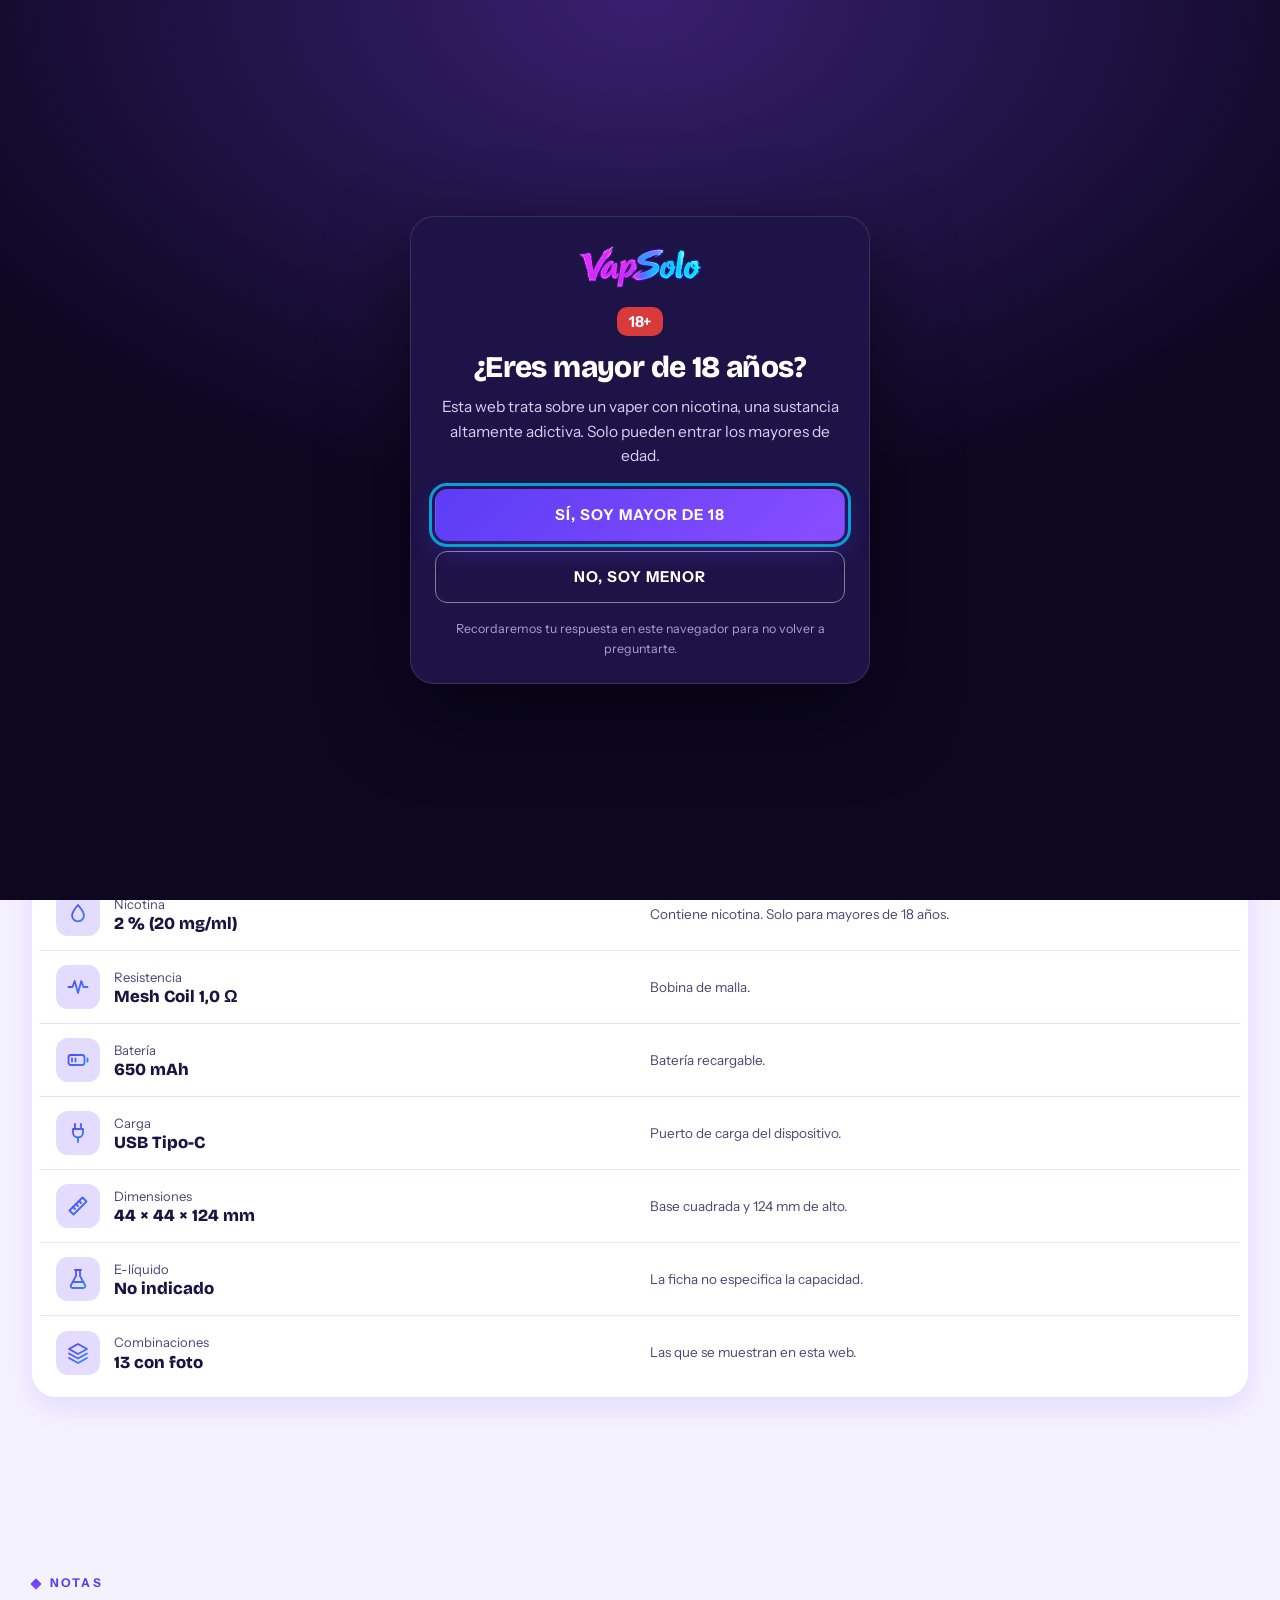
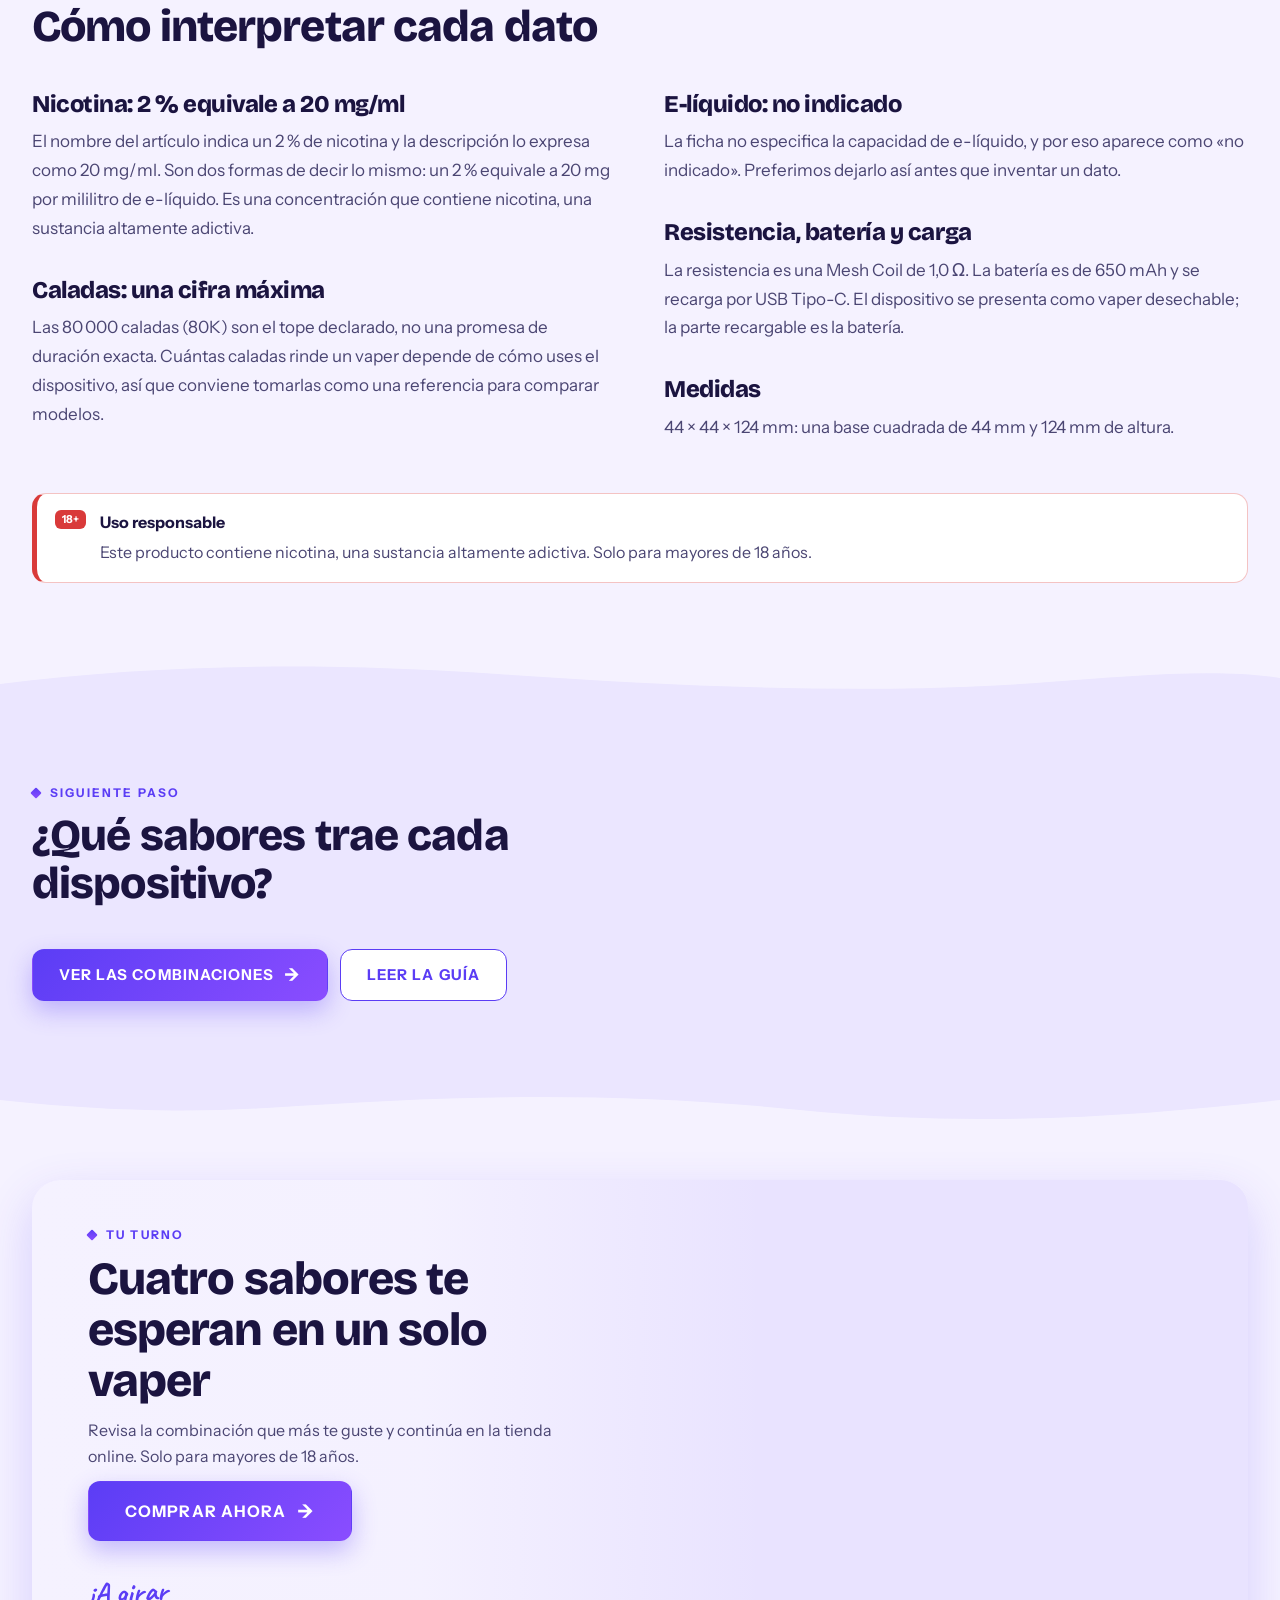
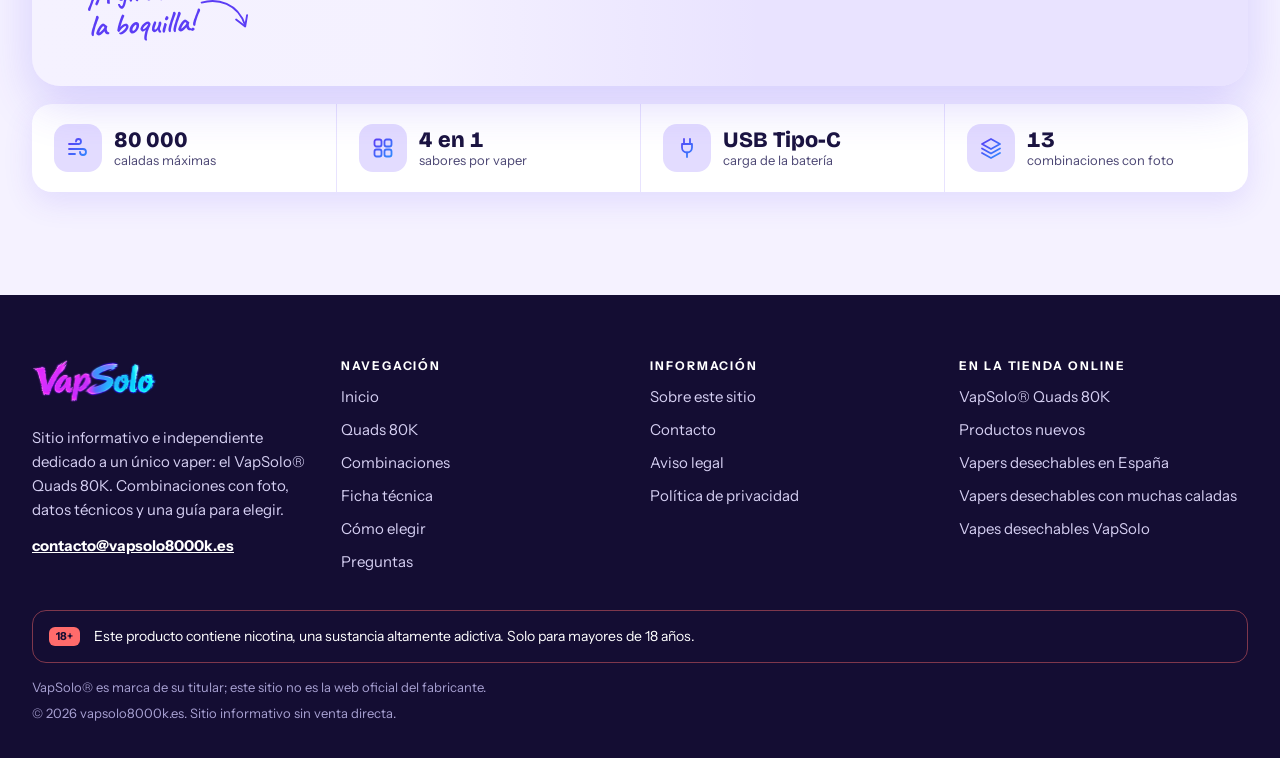
<file: datos-tecnicos/index.html>
<!doctype html>
<html lang="es-ES">
  <head>
    <meta charset="utf-8">
    <meta name="viewport" content="width=device-width, initial-scale=1">
    <title>Datos técnicos del VapSolo® Quads 80K: batería y bobina</title>
    <meta name="description" content="Tabla completa del VapSolo® Quads 80K: 80 000 caladas, nicotina 2 % (20 mg/ml), resistencia Mesh Coil 1,0 Ω, batería 650 mAh, USB Tipo-C y medidas.">
    <link rel="canonical" href="https://vapsolo8000k.es/datos-tecnicos/">
    <meta name="robots" content="index, follow, max-image-preview:large">
    <meta name="theme-color" content="#140d33">
    <meta property="og:type" content="website">
    <meta property="og:locale" content="es_ES">
    <meta property="og:site_name" content="VapSolo 80K">
    <meta property="og:title" content="Datos técnicos del VapSolo® Quads 80K: batería y bobina">
    <meta property="og:description" content="Tabla completa del VapSolo® Quads 80K: 80 000 caladas, nicotina 2 % (20 mg/ml), resistencia Mesh Coil 1,0 Ω, batería 650 mAh, USB Tipo-C y medidas.">
    <meta property="og:url" content="https://vapsolo8000k.es/datos-tecnicos/">
    <meta property="og:image" content="https://vapsolo8000k.es/assets/img/og/og.jpg">
    <meta property="og:image:width" content="1200">
    <meta property="og:image:height" content="630">
    <meta property="og:image:alt" content="Dos vapers VapSolo® Quads 80K sobre un podio lavanda">
    <meta name="twitter:card" content="summary_large_image">
    <meta name="twitter:title" content="Datos técnicos del VapSolo® Quads 80K: batería y bobina">
    <meta name="twitter:description" content="Tabla completa del VapSolo® Quads 80K: 80 000 caladas, nicotina 2 % (20 mg/ml), resistencia Mesh Coil 1,0 Ω, batería 650 mAh, USB Tipo-C y medidas.">
    <meta name="twitter:image" content="https://vapsolo8000k.es/assets/img/og/og.jpg">
    <link rel="icon" href="../favicon.svg" type="image/svg+xml">
    <link rel="icon" href="../favicon-32.png" type="image/png" sizes="32x32">
    <link rel="shortcut icon" href="../favicon.ico">
    <link rel="apple-touch-icon" href="../apple-touch-icon.png">
    <link rel="stylesheet" href="../assets/css/style.css">
    <link rel="stylesheet" href="../assets/css/sets.css">
    <script src="../assets/js/age.js"></script>
    <script src="../assets/js/app.js" defer></script>
  </head>
  <body>
    <div class="agegate" role="dialog" aria-modal="true" aria-labelledby="agegate-title"
      aria-describedby="agegate-text" data-agegate>
      <div class="agegate__box">
        <img src="../assets/img/logo-88.webp" width="250" height="88" alt="VapSolo"
          class="agegate__logo">
        <span class="age__badge agegate__badge">18+</span>
        <p class="agegate__title" id="agegate-title">¿Eres mayor de 18 años?</p>
        <p class="agegate__text" id="agegate-text">
          Esta web trata sobre un vaper con nicotina, una sustancia altamente adictiva. Solo pueden
          entrar los mayores de edad.
        </p>
        <div class="agegate__act">
          <button type="button" class="btn" data-age-yes>Sí, soy mayor de 18</button>
          <a class="btn btn--ghost" href="https://www.google.com/" data-age-no>No, soy menor</a>
        </div>
        <p class="agegate__fine">
          Recordaremos tu respuesta en este navegador para no volver a preguntarte.
        </p>
      </div>
    </div>
    <svg class="sprite" width="0" height="0" aria-hidden="true" focusable="false">
      <defs>
        <linearGradient id="gv" gradientUnits="userSpaceOnUse" x1="3" y1="3" x2="21" y2="21">
        <stop offset="0" stop-color="#5b3df5"/><stop offset="1" stop-color="#2f8bff"/>
        </linearGradient>
        <symbol id="i-puff" viewBox="0 0 24 24"><path d="M3 8h9.5a2.5 2.5 0 1 0-2.5-2.5"/>
        <path d="M3 13h14a3 3 0 1 1-3 3"/><path d="M3 18h6"/></symbol>
        <symbol id="i-grid4" viewBox="0 0 24 24"><rect x="3.5" y="3.5" width="7" height="7" rx="2"/>
        <rect x="13.5" y="3.5" width="7" height="7" rx="2"/>
        <rect x="3.5" y="13.5" width="7" height="7" rx="2"/>
        <rect x="13.5" y="13.5" width="7" height="7" rx="2"/></symbol>
        <symbol id="i-drop" viewBox="0 0 24 24">
        <path d="M12 3c3.6 4.2 6 7.2 6 10.3a6 6 0 0 1-12 0C6 10.2 8.4 7.2 12 3z"/></symbol>
        <symbol id="i-coil" viewBox="0 0 24 24"><path d="M2.5 12h4l2.2-6 3.3 12 3.3-12 2.2 6h4"/>
        </symbol>
        <symbol id="i-battery" viewBox="0 0 24 24">
        <rect x="2.5" y="7" width="16" height="10" rx="2.5"/><path d="M21.5 10.5v3"/>
        <path d="M6 10.5v3M9.5 10.5v3"/></symbol>
        <symbol id="i-usb" viewBox="0 0 24 24"><path d="M9 3v5M15 3v5"/>
        <path d="M7 8h10v3.5a5 5 0 0 1-10 0z"/><path d="M12 16.5V21"/></symbol>
        <symbol id="i-ruler" viewBox="0 0 24 24"><path d="M3.5 16.5 16.5 3.5l4 4-13 13z"/>
        <path d="m7 13 2 2M10 10l2 2M13 7l2 2"/></symbol>
        <symbol id="i-flask" viewBox="0 0 24 24">
        <path d="M9 3h6M10 3v6l-5 9a2 2 0 0 0 1.8 3h10.4a2 2 0 0 0 1.8-3l-5-9V3"/>
        <path d="M7.5 15h9"/></symbol>
        <symbol id="i-layers" viewBox="0 0 24 24"><path d="m12 3 9 5-9 5-9-5z"/>
        <path d="m3 12.5 9 5 9-5"/><path d="m3 17 9 5 9-5"/></symbol>
        <symbol id="i-rotate" viewBox="0 0 24 24"><path d="M20 12a8 8 0 1 1-2.6-5.9"/>
        <path d="M20 4v4.5h-4.5"/></symbol>
        <symbol id="i-recycle" viewBox="0 0 24 24"><path d="M5 19c0-8 5-14 15-14 0 10-6 15-14 15z"/>
        <path d="m5 19 8-8"/></symbol>
        <symbol id="i-bolt" viewBox="0 0 24 24"><path d="M13 2.5 4.5 14H11l-1 7.5L19.5 10H13z"/>
        </symbol>
        <symbol id="i-check" viewBox="0 0 24 24"><path d="m4.5 12.5 5 5L19.5 7"/></symbol>
        <symbol id="i-mail" viewBox="0 0 24 24">
        <rect x="3" y="5.5" width="18" height="13" rx="2.5"/><path d="m3.5 7.5 8.5 6.5 8.5-6.5"/>
        </symbol>
        <symbol id="i-arrow" viewBox="0 0 24 24"><path d="M4.5 12h15M13.5 6l6 6-6 6"/></symbol>
        <symbol id="i-menu" viewBox="0 0 24 24"><path d="M4 7h16M4 12h16M4 17h16"/></symbol>
        <symbol id="i-close" viewBox="0 0 24 24"><path d="M6 6l12 12M18 6 6 18"/></symbol>
        <symbol id="i-search" viewBox="0 0 24 24"><circle cx="11" cy="11" r="6.5"/>
        <path d="m20 20-4.2-4.2"/></symbol>
        <symbol id="i-shield" viewBox="0 0 24 24">
        <path d="M12 3 20 6v6c0 4.8-3.4 7.8-8 9-4.6-1.2-8-4.2-8-9V6z"/><path d="M12 8v5M12 16v.2"/>
        </symbol>
        <symbol id="i-info" viewBox="0 0 24 24"><circle cx="12" cy="12" r="9"/>
        <path d="M12 11v5.5M12 7.6v.2"/></symbol>
        <symbol id="i-chev-l" viewBox="0 0 24 24"><path d="m14.5 5.5-6.5 6.5 6.5 6.5"/></symbol>
        <symbol id="i-chev-r" viewBox="0 0 24 24"><path d="m9.5 5.5 6.5 6.5-6.5 6.5"/></symbol>
        <symbol id="i-chev-d" viewBox="0 0 24 24"><path d="m5.5 9.5 6.5 6.5 6.5-6.5"/></symbol>
        <symbol id="i-doc" viewBox="0 0 24 24"><path d="M6 3h8l4 4v14H6z"/>
        <path d="M14 3v4h4M9 12h6M9 16h6"/></symbol>
      </defs>
    </svg>
    <a class="skip" href="#main">Saltar al contenido</a>
    <div class="top">
      <div class="age" role="note">
        <div class="wrap age__in">
          <span class="age__badge">18+</span>
          <span class="age__short">Contiene nicotina. Solo adultos.</span>
          <span class="age__long">Este producto contiene nicotina, una sustancia altamente adictiva.
            Solo para mayores de 18 años.</span>
        </div>
      </div>
      <header class="hdr">
        <div class="wrap hdr__in">
          <a class="brand" href="../index.html" aria-label="VapSolo, ir al inicio"><img
            src="../assets/img/logo-44.webp" srcset="../assets/img/logo-88.webp 2x" width="125"
            height="44" alt="VapSolo" class="brand__img"></a>
          <div class="hdr__nav">
            <nav class="menu menu--bar" aria-label="Principal">
              <a class="menu__link" href="../index.html">Inicio</a>
              <a class="menu__link" href="../vapsolo-quads-80k/index.html">Quads 80K</a>
              <a class="menu__link" href="../sabores-y-combinaciones/index.html">Combinaciones</a>
              <a class="menu__link" href="../datos-tecnicos/index.html" aria-current="page">Ficha
                técnica</a>
              <a class="menu__link" href="../guia-vaper-desechable/index.html">Cómo elegir</a>
              <a class="menu__link" href="../dudas-frecuentes/index.html">Preguntas</a>
            </nav>
          </div>
          <a class="btn btn--sm hdr__cta"
            href="https://elvapero.es/products/vapsolo-quads-80k-caladas-80000" target="_blank"
            rel="noopener">Comprar ahora<span class="sr-only"> (se abre en una pestaña
            nueva)</span><span class="btn__ar" aria-hidden="true">→</span></a>
          <button type="button" class="burger" aria-controls="drawer" aria-expanded="false" data-open>
            <svg class="ico ico--lg" width="26" height="26" aria-hidden="true" focusable="false">
            <use href="#i-menu"></use></svg>
            <span class="sr-only">Abrir el menú</span>
          </button>
        </div>
      </header>
    </div>
    <div class="drawer" id="drawer" data-drawer>
      <div class="drawer__head">
        <a class="brand" href="../index.html" aria-label="VapSolo, ir al inicio"><img
          src="../assets/img/logo-44.webp" srcset="../assets/img/logo-88.webp 2x" width="125"
          height="44" alt="VapSolo" class="brand__img"></a>
        <button type="button" class="drawer__close" data-close>
          <svg class="ico ico--lg" width="26" height="26" aria-hidden="true" focusable="false">
          <use href="#i-close"></use></svg>
          <span class="sr-only">Cerrar el menú</span>
        </button>
      </div>
      <nav class="menu" aria-label="Principal">
        <a class="menu__link" href="../index.html">Inicio</a>
        <a class="menu__link" href="../vapsolo-quads-80k/index.html">Quads 80K</a>
        <a class="menu__link" href="../sabores-y-combinaciones/index.html">Combinaciones</a>
        <a class="menu__link" href="../datos-tecnicos/index.html" aria-current="page">Ficha
          técnica</a>
        <a class="menu__link" href="../guia-vaper-desechable/index.html">Cómo elegir</a>
        <a class="menu__link" href="../dudas-frecuentes/index.html">Preguntas</a>
      </nav>
      <a class="btn btn--block drawer__cta"
        href="https://elvapero.es/products/vapsolo-quads-80k-caladas-80000" target="_blank"
        rel="noopener">Comprar ahora<span class="sr-only"> (se abre en una pestaña nueva)</span><span
        class="btn__ar" aria-hidden="true">→</span></a>
      <p class="drawer__age">
        Este producto contiene nicotina, una sustancia altamente adictiva. Solo para mayores de 18
        años.
      </p>
    </div>
    <div class="scrim" data-scrim></div>
    <main id="main">
      <section class="ph">
        <div class="wrap ph__in">
          <nav class="crumbs" aria-label="Migas de pan">
            <ol class="crumbs__list">
              <li><a href="../index.html">Inicio</a></li>
              <li><span aria-current="page">Ficha técnica</span></li>
            </ol>
          </nav>
          <p class="eyebrow">Ficha técnica</p>
          <h1 class="ph__t">Datos técnicos del VapSolo<sup>®</sup> Quads 80K</h1>
          <p class="ph__lead">
            Caladas, nicotina, resistencia, batería y medidas del Quads 80K, tal como figuran en la
            ficha del producto, con una nota aclaratoria en cada caso.
          </p>
          <div class="hero__act">
            <a class="btn" href="https://elvapero.es/products/vapsolo-quads-80k-caladas-80000"
              target="_blank" rel="noopener">Comprar ahora<span class="sr-only"> (se abre en una
              pestaña nueva)</span><span class="btn__ar" aria-hidden="true">→</span></a>
            <a class="btn btn--ghost" href="../sabores-y-combinaciones/index.html">Ver
              combinaciones</a>
          </div>
        </div>
      </section>
      <section class="sec sec--flush">
        <div class="wrap">
          <div class="sec__head ">
            <p class="eyebrow">Tabla completa</p>
            <h2 class="sec__title">Ficha técnica del VapSolo® Quads 80K</h2>
          </div>
          <div class="specs__card specs__card--wide">
            <ul class="specs">
              <li class="spec spec--hl">
                <span class="spec__ico"><svg class="ico" width="24" height="24" aria-hidden="true"
                  focusable="false" stroke="url(#gv)"><use href="#i-puff"></use></svg></span>
                <div class="spec__main">
                  <span class="spec__p">Caladas</span>
                  <strong class="spec__v">Hasta 80 000</strong>
                </div>
                <span class="spec__n">Cifra máxima declarada; el uso real puede ser menor.</span>
              </li>
              <li class="spec">
                <span class="spec__ico"><svg class="ico" width="24" height="24" aria-hidden="true"
                  focusable="false" stroke="url(#gv)"><use href="#i-grid4"></use></svg></span>
                <div class="spec__main">
                  <span class="spec__p">Formato</span>
                  <strong class="spec__v">4 en 1</strong>
                </div>
                <span class="spec__n">Cuatro sabores en un dispositivo, con boquilla
                  giratoria.</span>
              </li>
              <li class="spec">
                <span class="spec__ico"><svg class="ico" width="24" height="24" aria-hidden="true"
                  focusable="false" stroke="url(#gv)"><use href="#i-drop"></use></svg></span>
                <div class="spec__main">
                  <span class="spec__p">Nicotina</span>
                  <strong class="spec__v">2 % (20 mg/ml)</strong>
                </div>
                <span class="spec__n">Contiene nicotina. Solo para mayores de 18 años.</span>
              </li>
              <li class="spec">
                <span class="spec__ico"><svg class="ico" width="24" height="24" aria-hidden="true"
                  focusable="false" stroke="url(#gv)"><use href="#i-coil"></use></svg></span>
                <div class="spec__main">
                  <span class="spec__p">Resistencia</span>
                  <strong class="spec__v">Mesh Coil 1,0 Ω</strong>
                </div>
                <span class="spec__n">Bobina de malla.</span>
              </li>
              <li class="spec">
                <span class="spec__ico"><svg class="ico" width="24" height="24" aria-hidden="true"
                  focusable="false" stroke="url(#gv)"><use href="#i-battery"></use></svg></span>
                <div class="spec__main">
                  <span class="spec__p">Batería</span>
                  <strong class="spec__v">650 mAh</strong>
                </div>
                <span class="spec__n">Batería recargable.</span>
              </li>
              <li class="spec">
                <span class="spec__ico"><svg class="ico" width="24" height="24" aria-hidden="true"
                  focusable="false" stroke="url(#gv)"><use href="#i-usb"></use></svg></span>
                <div class="spec__main">
                  <span class="spec__p">Carga</span>
                  <strong class="spec__v">USB Tipo-C</strong>
                </div>
                <span class="spec__n">Puerto de carga del dispositivo.</span>
              </li>
              <li class="spec">
                <span class="spec__ico"><svg class="ico" width="24" height="24" aria-hidden="true"
                  focusable="false" stroke="url(#gv)"><use href="#i-ruler"></use></svg></span>
                <div class="spec__main">
                  <span class="spec__p">Dimensiones</span>
                  <strong class="spec__v">44 × 44 × 124 mm</strong>
                </div>
                <span class="spec__n">Base cuadrada y 124 mm de alto.</span>
              </li>
              <li class="spec">
                <span class="spec__ico"><svg class="ico" width="24" height="24" aria-hidden="true"
                  focusable="false" stroke="url(#gv)"><use href="#i-flask"></use></svg></span>
                <div class="spec__main">
                  <span class="spec__p">E-líquido</span>
                  <strong class="spec__v">No indicado</strong>
                </div>
                <span class="spec__n">La ficha no especifica la capacidad.</span>
              </li>
              <li class="spec">
                <span class="spec__ico"><svg class="ico" width="24" height="24" aria-hidden="true"
                  focusable="false" stroke="url(#gv)"><use href="#i-layers"></use></svg></span>
                <div class="spec__main">
                  <span class="spec__p">Combinaciones</span>
                  <strong class="spec__v">13 con foto</strong>
                </div>
                <span class="spec__n">Las que se muestran en esta web.</span>
              </li>
            </ul>
          </div>
        </div>
      </section>
      <section class="sec">
        <div class="wrap">
          <div class="sec__head ">
            <p class="eyebrow">Notas</p>
            <h2 class="sec__title">Cómo interpretar cada dato</h2>
          </div>
          <div class="prose prose--cols">
            <section id="nicotina" class="prose__sec">
              <h3>Nicotina: 2 % equivale a 20 mg/ml</h3>
              <p>
                El nombre del artículo indica un 2 % de nicotina y la descripción lo expresa como
                20 mg/ml. Son dos formas de decir lo mismo: un 2 % equivale a 20 mg por mililitro de
                e-líquido. Es una concentración que contiene nicotina, una sustancia altamente
                adictiva.
              </p>
            </section>
            <section class="prose__sec">
              <h3>Caladas: una cifra máxima</h3>
              <p>
                Las 80 000 caladas (80K) son el tope declarado, no una promesa de duración exacta.
                Cuántas caladas rinde un vaper depende de cómo uses el dispositivo, así que conviene
                tomarlas como una referencia para comparar modelos.
              </p>
            </section>
            <section class="prose__sec">
              <h3>E-líquido: no indicado</h3>
              <p>
                La ficha no especifica la capacidad de e-líquido, y por eso aparece como «no
                indicado». Preferimos dejarlo así antes que inventar un dato.
              </p>
            </section>
            <section class="prose__sec">
              <h3>Resistencia, batería y carga</h3>
              <p>
                La resistencia es una Mesh Coil de 1,0 Ω. La batería es de 650 mAh y se recarga por
                USB Tipo-C. El dispositivo se presenta como vaper desechable; la parte recargable es
                la batería.
              </p>
            </section>
            <section class="prose__sec">
              <h3>Medidas</h3>
              <p>44 × 44 × 124 mm: una base cuadrada de 44 mm y 124 mm de altura.</p>
            </section>
          </div>
          <aside class="callout ">
            <span class="age__badge">18+</span>
            <div class="callout__txt">
              <strong>Uso responsable</strong>
              <p>
                Este producto contiene nicotina, una sustancia altamente adictiva. Solo para mayores
                de 18 años.
              </p>
            </div>
          </aside>
        </div>
      </section>
      <section class="sec sec--tint">
        <div class="wrap">
          <div class="sec__head ">
            <p class="eyebrow">Siguiente paso</p>
            <h2 class="sec__title">¿Qué sabores trae cada dispositivo?</h2>
          </div>
          <div class="hero__act">
            <a class="btn" href="../sabores-y-combinaciones/index.html">Ver las combinaciones<span
              class="btn__ar" aria-hidden="true">→</span></a>
            <a class="btn btn--ghost" href="../guia-vaper-desechable/index.html">Leer la guía</a>
          </div>
        </div>
      </section>
      <section class="sec sec--end">
        <div class="wrap">
          <div class="finale">
            <figure class="finale__fig">
              <picture>
                <source media="(max-width: 719px)" srcset="../assets/img/stage/finale-m.webp">
                <img class="finale__img" src="../assets/img/stage/finale-wide.webp" width="1300"
                  height="731" alt="Un par de VapSolo® Quads 80K sobre un podio lavanda"
                  loading="lazy" decoding="async">
              </picture>
            </figure>
            <div class="finale__txt">
              <p class="eyebrow">Tu turno</p>
              <h2 class="finale__t">Cuatro sabores te esperan en un solo vaper</h2>
              <p class="finale__p">
                Revisa la combinación que más te guste y continúa en la tienda online. Solo para
                mayores de 18 años.
              </p>
              <a class="btn btn--lg"
                href="https://elvapero.es/products/vapsolo-quads-80k-caladas-80000" target="_blank"
                rel="noopener">Comprar ahora<span class="sr-only"> (se abre en una pestaña
                nueva)</span><span class="btn__ar" aria-hidden="true">→</span></a>
              <p class="note note--fin" aria-hidden="true">
                <span class="note__t">¡A girar<br>la boquilla!</span>
                <svg class="note__ar" viewBox="0 0 90 64" width="90" height="64" aria-hidden="true" focusable="false">
                <path d="M6 10c26-6 58 4 68 40"/><path d="M60 40l14 12 4-18"/></svg>
              </p>
            </div>
          </div>
          <ul class="plates">
            <li class="plate">
              <span class="plate__ico"><svg class="ico" width="24" height="24" aria-hidden="true"
                focusable="false" stroke="url(#gv)"><use href="#i-puff"></use></svg></span>
              <div class="plate__txt">
                <strong class="plate__num">80 000</strong>
                <span class="plate__lab">caladas máximas</span>
              </div>
            </li>
            <li class="plate">
              <span class="plate__ico"><svg class="ico" width="24" height="24" aria-hidden="true"
                focusable="false" stroke="url(#gv)"><use href="#i-grid4"></use></svg></span>
              <div class="plate__txt">
                <strong class="plate__num">4 en 1</strong>
                <span class="plate__lab">sabores por vaper</span>
              </div>
            </li>
            <li class="plate">
              <span class="plate__ico"><svg class="ico" width="24" height="24" aria-hidden="true"
                focusable="false" stroke="url(#gv)"><use href="#i-usb"></use></svg></span>
              <div class="plate__txt">
                <strong class="plate__num">USB Tipo-C</strong>
                <span class="plate__lab">carga de la batería</span>
              </div>
            </li>
            <li class="plate">
              <span class="plate__ico"><svg class="ico" width="24" height="24" aria-hidden="true"
                focusable="false" stroke="url(#gv)"><use href="#i-layers"></use></svg></span>
              <div class="plate__txt">
                <strong class="plate__num">13</strong>
                <span class="plate__lab">combinaciones con foto</span>
              </div>
            </li>
          </ul>
        </div>
      </section>
    </main>
    <footer class="foot">
      <div class="wrap">
        <div class="foot__grid">
          <div class="foot__col foot__col--brand">
            <a class="brand" href="../index.html" aria-label="VapSolo, ir al inicio"><img
              src="../assets/img/logo-176.webp" width="159" height="56" alt="VapSolo"
              class="brand__img"></a>
            <p class="foot__about">
              Sitio informativo e independiente dedicado a un único vaper: el VapSolo® Quads 80K.
              Combinaciones con foto, datos técnicos y una guía para elegir.
            </p>
            <p>
              <a href="mailto:contacto@vapsolo8000k.es"
              class="foot__mail">contacto@vapsolo8000k.es</a>
            </p>
          </div>
          <div class="foot__col">
            <p class="foot__h">Navegación</p>
            <ul class="foot__list">
              <li><a href="../index.html">Inicio</a></li>
              <li><a href="../vapsolo-quads-80k/index.html">Quads 80K</a></li>
              <li><a href="../sabores-y-combinaciones/index.html">Combinaciones</a></li>
              <li><a href="../datos-tecnicos/index.html">Ficha técnica</a></li>
              <li><a href="../guia-vaper-desechable/index.html">Cómo elegir</a></li>
              <li><a href="../dudas-frecuentes/index.html">Preguntas</a></li>
            </ul>
          </div>
          <div class="foot__col">
            <p class="foot__h">Información</p>
            <ul class="foot__list">
              <li><a href="../sobre-este-sitio/index.html">Sobre este sitio</a></li>
              <li><a href="../contacto/index.html">Contacto</a></li>
              <li><a href="../aviso-legal/index.html">Aviso legal</a></li>
              <li><a href="../politica-de-privacidad/index.html">Política de privacidad</a></li>
            </ul>
          </div>
          <div class="foot__col">
            <p class="foot__h">En la tienda online</p>
            <ul class="foot__list">
              <li>
                <a href="https://elvapero.es/products/vapsolo-quads-80k-caladas-80000"
                target="_blank" rel="noopener">VapSolo® Quads 80K<span class="sr-only"> (se abre en
                una pestaña nueva)</span></a>
              </li>
              <li>
                <a href="https://elvapero.es/collections/productos-nuevos" target="_blank"
                rel="noopener">Productos nuevos<span class="sr-only"> (se abre en una pestaña
                nueva)</span></a>
              </li>
              <li>
                <a href="https://elvapero.es/collections/vapers-desechables-espana" target="_blank"
                rel="noopener">Vapers desechables en España<span class="sr-only"> (se abre en una
                pestaña nueva)</span></a>
              </li>
              <li>
                <a href="https://elvapero.es/collections/vapers-desechables-muchas-caladas"
                target="_blank" rel="noopener">Vapers desechables con muchas caladas<span
                class="sr-only"> (se abre en una pestaña nueva)</span></a>
              </li>
              <li>
                <a href="https://elvapero.es/collections/vapsolo-vapes-desechables" target="_blank"
                rel="noopener">Vapes desechables VapSolo<span class="sr-only"> (se abre en una
                pestaña nueva)</span></a>
              </li>
            </ul>
          </div>
        </div>
        <div class="foot__warn">
          <span class="age__badge">18+</span>
          <p>
            Este producto contiene nicotina, una sustancia altamente adictiva. Solo para mayores de
            18 años.
          </p>
        </div>
        <p class="foot__legal">
          VapSolo® es marca de su titular; este sitio no es la web oficial del fabricante.
        </p>
        <p class="foot__legal">© 2026 vapsolo8000k.es. Sitio informativo sin venta directa.</p>
      </div>
    </footer>
    <div class="dock">
      <a class="btn btn--ghost-dark btn--sm"
        href="../sabores-y-combinaciones/index.html">Combinaciones</a>
      <a class="btn btn--sm" href="https://elvapero.es/products/vapsolo-quads-80k-caladas-80000"
        target="_blank" rel="noopener">Comprar ahora<span class="sr-only"> (se abre en una pestaña
        nueva)</span><span class="btn__ar" aria-hidden="true">→</span></a>
    </div>
    <script type="application/ld+json">
      {
        "@context": "https://schema.org",
        "@graph": [
          {
            "@type": "Organization",
            "@id": "https://vapsolo8000k.es/#organization",
            "name": "VapSolo 80K",
            "url": "https://vapsolo8000k.es/",
            "email": "contacto@vapsolo8000k.es",
            "logo": {
              "@type": "ImageObject",
              "url": "https://vapsolo8000k.es/assets/img/logo-176.webp",
              "width": 501,
              "height": 176
            }
          },
          {
            "@type": "WebSite",
            "@id": "https://vapsolo8000k.es/#website",
            "url": "https://vapsolo8000k.es/",
            "name": "VapSolo 80K",
            "inLanguage": "es-ES",
            "description": "Sitio informativo sobre el VapSolo® Quads 80K: combinaciones, datos técnicos y guía.",
            "publisher": {
              "@id": "https://vapsolo8000k.es/#organization"
            }
          },
          {
            "@type": "WebPage",
            "@id": "https://vapsolo8000k.es/datos-tecnicos/#webpage",
            "url": "https://vapsolo8000k.es/datos-tecnicos/",
            "name": "Datos técnicos del VapSolo® Quads 80K: batería y bobina",
            "description": "Tabla completa del VapSolo® Quads 80K: 80 000 caladas, nicotina 2 % (20 mg/ml), resistencia Mesh Coil 1,0 Ω, batería 650 mAh, USB Tipo-C y medidas.",
            "inLanguage": "es-ES",
            "isPartOf": {
              "@id": "https://vapsolo8000k.es/#website"
            },
            "breadcrumb": {
              "@id": "https://vapsolo8000k.es/datos-tecnicos/#breadcrumb"
            }
          },
          {
            "@type": "BreadcrumbList",
            "@id": "https://vapsolo8000k.es/datos-tecnicos/#breadcrumb",
            "itemListElement": [
              {
                "@type": "ListItem",
                "position": 1,
                "name": "Inicio",
                "item": "https://vapsolo8000k.es/"
              },
              {
                "@type": "ListItem",
                "position": 2,
                "name": "Ficha técnica",
                "item": "https://vapsolo8000k.es/datos-tecnicos/"
              }
            ]
          }
        ]
      }
    </script>
  </body>
</html>
</file>
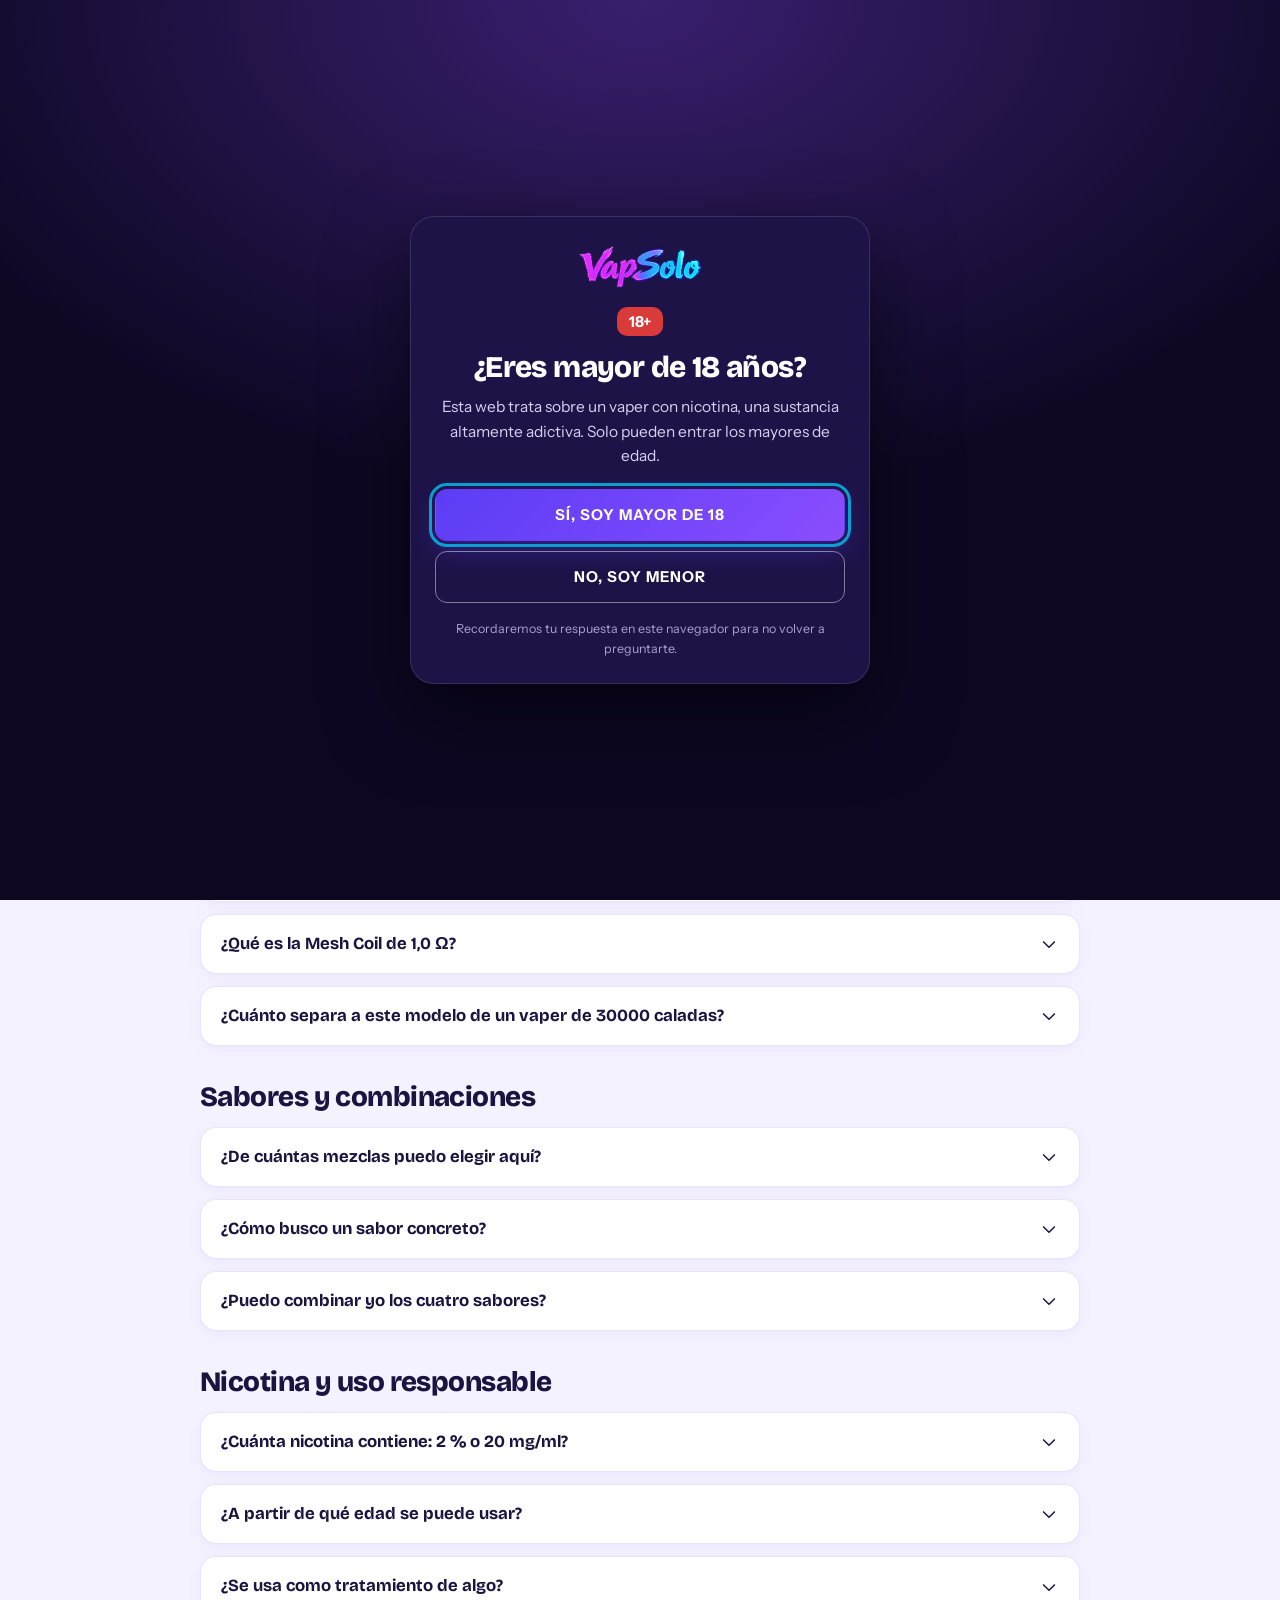
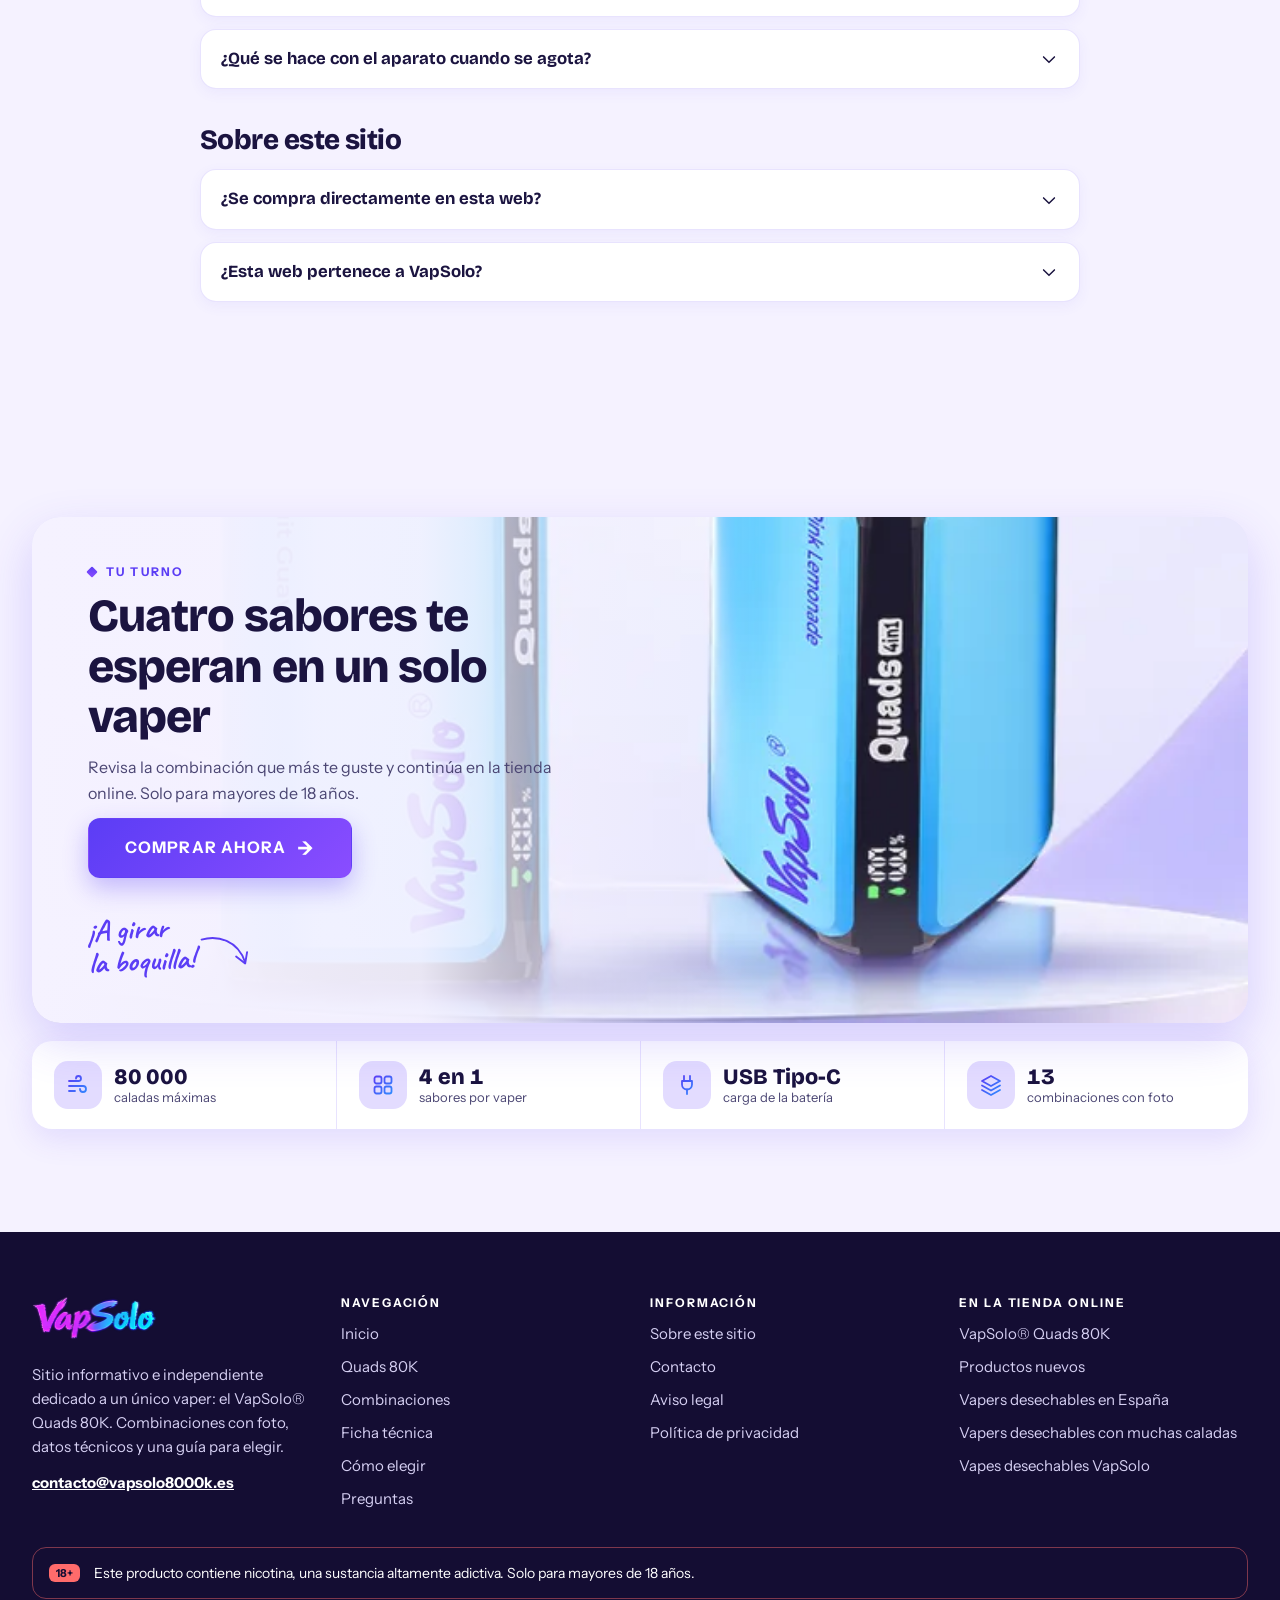
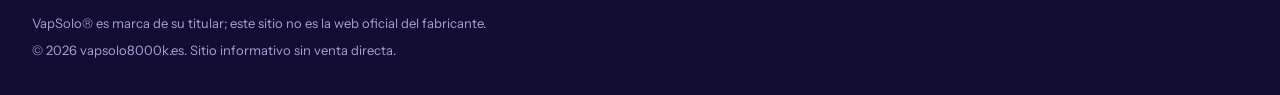
<file: dudas-frecuentes/index.html>
<!doctype html>
<html lang="es-ES">
  <head>
    <meta charset="utf-8">
    <meta name="viewport" content="width=device-width, initial-scale=1">
    <title>Dudas sobre el VapSolo 80K: batería, nicotina y sabores</title>
    <meta name="description" content="Respuestas claras sobre el VapSolo® Quads 80K: cuántas caladas tiene, qué significa 4 en 1, cómo se carga, qué nicotina lleva y cómo encontrar tu combinación.">
    <link rel="canonical" href="https://vapsolo8000k.es/dudas-frecuentes/">
    <meta name="robots" content="index, follow, max-image-preview:large">
    <meta name="theme-color" content="#140d33">
    <meta property="og:type" content="website">
    <meta property="og:locale" content="es_ES">
    <meta property="og:site_name" content="VapSolo 80K">
    <meta property="og:title" content="Dudas sobre el VapSolo 80K: batería, nicotina y sabores">
    <meta property="og:description" content="Respuestas claras sobre el VapSolo® Quads 80K: cuántas caladas tiene, qué significa 4 en 1, cómo se carga, qué nicotina lleva y cómo encontrar tu combinación.">
    <meta property="og:url" content="https://vapsolo8000k.es/dudas-frecuentes/">
    <meta property="og:image" content="https://vapsolo8000k.es/assets/img/og/og.jpg">
    <meta property="og:image:width" content="1200">
    <meta property="og:image:height" content="630">
    <meta property="og:image:alt" content="Dos vapers VapSolo® Quads 80K sobre un podio lavanda">
    <meta name="twitter:card" content="summary_large_image">
    <meta name="twitter:title" content="Dudas sobre el VapSolo 80K: batería, nicotina y sabores">
    <meta name="twitter:description" content="Respuestas claras sobre el VapSolo® Quads 80K: cuántas caladas tiene, qué significa 4 en 1, cómo se carga, qué nicotina lleva y cómo encontrar tu combinación.">
    <meta name="twitter:image" content="https://vapsolo8000k.es/assets/img/og/og.jpg">
    <link rel="icon" href="../favicon.svg" type="image/svg+xml">
    <link rel="icon" href="../favicon-32.png" type="image/png" sizes="32x32">
    <link rel="shortcut icon" href="../favicon.ico">
    <link rel="apple-touch-icon" href="../apple-touch-icon.png">
    <link rel="stylesheet" href="../assets/css/style.css">
    <link rel="stylesheet" href="../assets/css/sets.css">
    <script src="../assets/js/age.js"></script>
    <script src="../assets/js/app.js" defer></script>
  </head>
  <body>
    <div class="agegate" role="dialog" aria-modal="true" aria-labelledby="agegate-title"
      aria-describedby="agegate-text" data-agegate>
      <div class="agegate__box">
        <img src="../assets/img/logo-88.webp" width="250" height="88" alt="VapSolo"
          class="agegate__logo">
        <span class="age__badge agegate__badge">18+</span>
        <p class="agegate__title" id="agegate-title">¿Eres mayor de 18 años?</p>
        <p class="agegate__text" id="agegate-text">
          Esta web trata sobre un vaper con nicotina, una sustancia altamente adictiva. Solo pueden
          entrar los mayores de edad.
        </p>
        <div class="agegate__act">
          <button type="button" class="btn" data-age-yes>Sí, soy mayor de 18</button>
          <a class="btn btn--ghost" href="https://www.google.com/" data-age-no>No, soy menor</a>
        </div>
        <p class="agegate__fine">
          Recordaremos tu respuesta en este navegador para no volver a preguntarte.
        </p>
      </div>
    </div>
    <svg class="sprite" width="0" height="0" aria-hidden="true" focusable="false">
      <defs>
        <linearGradient id="gv" gradientUnits="userSpaceOnUse" x1="3" y1="3" x2="21" y2="21">
        <stop offset="0" stop-color="#5b3df5"/><stop offset="1" stop-color="#2f8bff"/>
        </linearGradient>
        <symbol id="i-puff" viewBox="0 0 24 24"><path d="M3 8h9.5a2.5 2.5 0 1 0-2.5-2.5"/>
        <path d="M3 13h14a3 3 0 1 1-3 3"/><path d="M3 18h6"/></symbol>
        <symbol id="i-grid4" viewBox="0 0 24 24"><rect x="3.5" y="3.5" width="7" height="7" rx="2"/>
        <rect x="13.5" y="3.5" width="7" height="7" rx="2"/>
        <rect x="3.5" y="13.5" width="7" height="7" rx="2"/>
        <rect x="13.5" y="13.5" width="7" height="7" rx="2"/></symbol>
        <symbol id="i-drop" viewBox="0 0 24 24">
        <path d="M12 3c3.6 4.2 6 7.2 6 10.3a6 6 0 0 1-12 0C6 10.2 8.4 7.2 12 3z"/></symbol>
        <symbol id="i-coil" viewBox="0 0 24 24"><path d="M2.5 12h4l2.2-6 3.3 12 3.3-12 2.2 6h4"/>
        </symbol>
        <symbol id="i-battery" viewBox="0 0 24 24">
        <rect x="2.5" y="7" width="16" height="10" rx="2.5"/><path d="M21.5 10.5v3"/>
        <path d="M6 10.5v3M9.5 10.5v3"/></symbol>
        <symbol id="i-usb" viewBox="0 0 24 24"><path d="M9 3v5M15 3v5"/>
        <path d="M7 8h10v3.5a5 5 0 0 1-10 0z"/><path d="M12 16.5V21"/></symbol>
        <symbol id="i-ruler" viewBox="0 0 24 24"><path d="M3.5 16.5 16.5 3.5l4 4-13 13z"/>
        <path d="m7 13 2 2M10 10l2 2M13 7l2 2"/></symbol>
        <symbol id="i-flask" viewBox="0 0 24 24">
        <path d="M9 3h6M10 3v6l-5 9a2 2 0 0 0 1.8 3h10.4a2 2 0 0 0 1.8-3l-5-9V3"/>
        <path d="M7.5 15h9"/></symbol>
        <symbol id="i-layers" viewBox="0 0 24 24"><path d="m12 3 9 5-9 5-9-5z"/>
        <path d="m3 12.5 9 5 9-5"/><path d="m3 17 9 5 9-5"/></symbol>
        <symbol id="i-rotate" viewBox="0 0 24 24"><path d="M20 12a8 8 0 1 1-2.6-5.9"/>
        <path d="M20 4v4.5h-4.5"/></symbol>
        <symbol id="i-recycle" viewBox="0 0 24 24"><path d="M5 19c0-8 5-14 15-14 0 10-6 15-14 15z"/>
        <path d="m5 19 8-8"/></symbol>
        <symbol id="i-bolt" viewBox="0 0 24 24"><path d="M13 2.5 4.5 14H11l-1 7.5L19.5 10H13z"/>
        </symbol>
        <symbol id="i-check" viewBox="0 0 24 24"><path d="m4.5 12.5 5 5L19.5 7"/></symbol>
        <symbol id="i-mail" viewBox="0 0 24 24">
        <rect x="3" y="5.5" width="18" height="13" rx="2.5"/><path d="m3.5 7.5 8.5 6.5 8.5-6.5"/>
        </symbol>
        <symbol id="i-arrow" viewBox="0 0 24 24"><path d="M4.5 12h15M13.5 6l6 6-6 6"/></symbol>
        <symbol id="i-menu" viewBox="0 0 24 24"><path d="M4 7h16M4 12h16M4 17h16"/></symbol>
        <symbol id="i-close" viewBox="0 0 24 24"><path d="M6 6l12 12M18 6 6 18"/></symbol>
        <symbol id="i-search" viewBox="0 0 24 24"><circle cx="11" cy="11" r="6.5"/>
        <path d="m20 20-4.2-4.2"/></symbol>
        <symbol id="i-shield" viewBox="0 0 24 24">
        <path d="M12 3 20 6v6c0 4.8-3.4 7.8-8 9-4.6-1.2-8-4.2-8-9V6z"/><path d="M12 8v5M12 16v.2"/>
        </symbol>
        <symbol id="i-info" viewBox="0 0 24 24"><circle cx="12" cy="12" r="9"/>
        <path d="M12 11v5.5M12 7.6v.2"/></symbol>
        <symbol id="i-chev-l" viewBox="0 0 24 24"><path d="m14.5 5.5-6.5 6.5 6.5 6.5"/></symbol>
        <symbol id="i-chev-r" viewBox="0 0 24 24"><path d="m9.5 5.5 6.5 6.5-6.5 6.5"/></symbol>
        <symbol id="i-chev-d" viewBox="0 0 24 24"><path d="m5.5 9.5 6.5 6.5 6.5-6.5"/></symbol>
        <symbol id="i-doc" viewBox="0 0 24 24"><path d="M6 3h8l4 4v14H6z"/>
        <path d="M14 3v4h4M9 12h6M9 16h6"/></symbol>
      </defs>
    </svg>
    <a class="skip" href="#main">Saltar al contenido</a>
    <div class="top">
      <div class="age" role="note">
        <div class="wrap age__in">
          <span class="age__badge">18+</span>
          <span class="age__short">Contiene nicotina. Solo adultos.</span>
          <span class="age__long">Este producto contiene nicotina, una sustancia altamente adictiva.
            Solo para mayores de 18 años.</span>
        </div>
      </div>
      <header class="hdr">
        <div class="wrap hdr__in">
          <a class="brand" href="../index.html" aria-label="VapSolo, ir al inicio"><img
            src="../assets/img/logo-44.webp" srcset="../assets/img/logo-88.webp 2x" width="125"
            height="44" alt="VapSolo" class="brand__img"></a>
          <div class="hdr__nav">
            <nav class="menu menu--bar" aria-label="Principal">
              <a class="menu__link" href="../index.html">Inicio</a>
              <a class="menu__link" href="../vapsolo-quads-80k/index.html">Quads 80K</a>
              <a class="menu__link" href="../sabores-y-combinaciones/index.html">Combinaciones</a>
              <a class="menu__link" href="../datos-tecnicos/index.html">Ficha técnica</a>
              <a class="menu__link" href="../guia-vaper-desechable/index.html">Cómo elegir</a>
              <a class="menu__link" href="../dudas-frecuentes/index.html"
                aria-current="page">Preguntas</a>
            </nav>
          </div>
          <a class="btn btn--sm hdr__cta"
            href="https://elvapero.es/products/vapsolo-quads-80k-caladas-80000" target="_blank"
            rel="noopener">Comprar ahora<span class="sr-only"> (se abre en una pestaña
            nueva)</span><span class="btn__ar" aria-hidden="true">→</span></a>
          <button type="button" class="burger" aria-controls="drawer" aria-expanded="false" data-open>
            <svg class="ico ico--lg" width="26" height="26" aria-hidden="true" focusable="false">
            <use href="#i-menu"></use></svg>
            <span class="sr-only">Abrir el menú</span>
          </button>
        </div>
      </header>
    </div>
    <div class="drawer" id="drawer" data-drawer>
      <div class="drawer__head">
        <a class="brand" href="../index.html" aria-label="VapSolo, ir al inicio"><img
          src="../assets/img/logo-44.webp" srcset="../assets/img/logo-88.webp 2x" width="125"
          height="44" alt="VapSolo" class="brand__img"></a>
        <button type="button" class="drawer__close" data-close>
          <svg class="ico ico--lg" width="26" height="26" aria-hidden="true" focusable="false">
          <use href="#i-close"></use></svg>
          <span class="sr-only">Cerrar el menú</span>
        </button>
      </div>
      <nav class="menu" aria-label="Principal">
        <a class="menu__link" href="../index.html">Inicio</a>
        <a class="menu__link" href="../vapsolo-quads-80k/index.html">Quads 80K</a>
        <a class="menu__link" href="../sabores-y-combinaciones/index.html">Combinaciones</a>
        <a class="menu__link" href="../datos-tecnicos/index.html">Ficha técnica</a>
        <a class="menu__link" href="../guia-vaper-desechable/index.html">Cómo elegir</a>
        <a class="menu__link" href="../dudas-frecuentes/index.html"
          aria-current="page">Preguntas</a>
      </nav>
      <a class="btn btn--block drawer__cta"
        href="https://elvapero.es/products/vapsolo-quads-80k-caladas-80000" target="_blank"
        rel="noopener">Comprar ahora<span class="sr-only"> (se abre en una pestaña nueva)</span><span
        class="btn__ar" aria-hidden="true">→</span></a>
      <p class="drawer__age">
        Este producto contiene nicotina, una sustancia altamente adictiva. Solo para mayores de 18
        años.
      </p>
    </div>
    <div class="scrim" data-scrim></div>
    <main id="main">
      <section class="ph">
        <div class="wrap ph__in">
          <nav class="crumbs" aria-label="Migas de pan">
            <ol class="crumbs__list">
              <li><a href="../index.html">Inicio</a></li>
              <li><span aria-current="page">Preguntas</span></li>
            </ol>
          </nav>
          <p class="eyebrow">Dudas frecuentes</p>
          <h1 class="ph__t">Dudas frecuentes sobre el VapSolo® Quads 80K</h1>
          <p class="ph__lead">
            Respuestas breves y honestas, agrupadas por tema. Si no encuentras la tuya, escríbenos
            desde la página de contacto.
          </p>
        </div>
      </section>
      <section class="sec sec--flush">
        <div class="wrap wrap--narrow">
          <section class="faqg">
            <h2 class="faqg__t">El dispositivo</h2>
            <div class="faq ">
              <details class="qa">
                <summary>
                  <span class="qa__q">¿Hasta cuántas caladas llega este vaper?</span>
                  <svg class="ico qa__ch" width="20" height="20" aria-hidden="true" focusable="false">
                  <use href="#i-chev-d"></use></svg>
                </summary>
                <div class="qa__a">
                  <p>
                    En la ficha figura una cifra máxima de 80 000 caladas (80K). Es un tope
                    orientativo: la duración real depende de cuántas caladas das al día y de lo
                    profundas que sean.
                  </p>
                </div>
              </details>
              <details class="qa">
                <summary>
                  <span class="qa__q">¿Qué es exactamente una calada?</span>
                  <svg class="ico qa__ch" width="20" height="20" aria-hidden="true" focusable="false">
                  <use href="#i-chev-d"></use></svg>
                </summary>
                <div class="qa__a">
                  <p>
                    Es cada aspiración que das al vaper, también llamada «puff». El total de caladas
                    de un vaper desechable es una estimación del fabricante, no una medida exacta.
                  </p>
                </div>
              </details>
              <details class="qa">
                <summary>
                  <span class="qa__q">¿Qué hay dentro de un vaper «4 en 1»?</span>
                  <svg class="ico qa__ch" width="20" height="20" aria-hidden="true" focusable="false">
                  <use href="#i-chev-d"></use></svg>
                </summary>
                <div class="qa__a">
                  <p>
                    Un único cuerpo con cuatro sabores a tu disposición. La boquilla giratoria
                    permite pasar de uno a otro sin cambiar de dispositivo.
                  </p>
                </div>
              </details>
              <details class="qa">
                <summary>
                  <span class="qa__q">¿Se puede cargar o es de usar y tirar?</span>
                  <svg class="ico qa__ch" width="20" height="20" aria-hidden="true" focusable="false">
                  <use href="#i-chev-d"></use></svg>
                </summary>
                <div class="qa__a">
                  <p>
                    Figura como vaper desechable, pero su batería de 650 mAh se carga por el puerto
                    USB Tipo-C. Lo que se recarga es la batería, no el e-líquido.
                  </p>
                </div>
              </details>
              <details class="qa">
                <summary>
                  <span class="qa__q">¿Qué tamaño tiene en la mano?</span>
                  <svg class="ico qa__ch" width="20" height="20" aria-hidden="true" focusable="false">
                  <use href="#i-chev-d"></use></svg>
                </summary>
                <div class="qa__a">
                  <p>Mide 44 × 44 × 124 mm: una base cuadrada de 44 mm de lado y 124 mm de alto.</p>
                </div>
              </details>
              <details class="qa">
                <summary>
                  <span class="qa__q">¿Qué es la Mesh Coil de 1,0 Ω?</span>
                  <svg class="ico qa__ch" width="20" height="20" aria-hidden="true" focusable="false">
                  <use href="#i-chev-d"></use></svg>
                </summary>
                <div class="qa__a">
                  <p>
                    Es la resistencia del vaper: una bobina de malla (mesh) de 1,0 Ω. Si comparas
                    modelos por su resistencia, este es el dato que debes mirar.
                  </p>
                </div>
              </details>
              <details class="qa">
                <summary>
                  <span class="qa__q">¿Cuánto separa a este modelo de un vaper de 30000
                    caladas?</span>
                  <svg class="ico qa__ch" width="20" height="20" aria-hidden="true" focusable="false">
                  <use href="#i-chev-d"></use></svg>
                </summary>
                <div class="qa__a">
                  <p>
                    En cifras de caladas, 80 000 frente a 30 000. El resto de datos depende de cada
                    modelo, así que conviene comparar fichas completas; este sitio solo describe el
                    Quads 80K.
                  </p>
                </div>
              </details>
            </div>
          </section>
          <section class="faqg">
            <h2 class="faqg__t">Sabores y combinaciones</h2>
            <div class="faq ">
              <details class="qa">
                <summary>
                  <span class="qa__q">¿De cuántas mezclas puedo elegir aquí?</span>
                  <svg class="ico qa__ch" width="20" height="20" aria-hidden="true" focusable="false">
                  <use href="#i-chev-d"></use></svg>
                </summary>
                <div class="qa__a">
                  <p>
                    De 13 combinaciones con foto, que reúnen 43 sabores distintos. Cada una agrupa
                    cuatro sabores en un mismo dispositivo.
                  </p>
                </div>
              </details>
              <details class="qa">
                <summary>
                  <span class="qa__q">¿Cómo busco un sabor concreto?</span>
                  <svg class="ico qa__ch" width="20" height="20" aria-hidden="true" focusable="false">
                  <use href="#i-chev-d"></use></svg>
                </summary>
                <div class="qa__a">
                  <p>
                    En la página de combinaciones escribe el sabor en el buscador o pulsa uno de los
                    filtros (mango, sandía, cereza…). La dirección guarda tu búsqueda, por ejemplo
                    ?q=mango.
                  </p>
                </div>
              </details>
              <details class="qa">
                <summary>
                  <span class="qa__q">¿Puedo combinar yo los cuatro sabores?</span>
                  <svg class="ico qa__ch" width="20" height="20" aria-hidden="true" focusable="false">
                  <use href="#i-chev-d"></use></svg>
                </summary>
                <div class="qa__a">
                  <p>
                    No. Cada opción de la tienda es una combinación cerrada de cuatro sabores, tal
                    como aparece aquí.
                  </p>
                </div>
              </details>
            </div>
          </section>
          <section class="faqg">
            <h2 class="faqg__t">Nicotina y uso responsable</h2>
            <div class="faq ">
              <details class="qa">
                <summary>
                  <span class="qa__q">¿Cuánta nicotina contiene: 2 % o 20 mg/ml?</span>
                  <svg class="ico qa__ch" width="20" height="20" aria-hidden="true" focusable="false">
                  <use href="#i-chev-d"></use></svg>
                </summary>
                <div class="qa__a">
                  <p>
                    Son la misma cifra. El nombre del artículo habla de un 2 % de nicotina y la
                    descripción indica 20 mg/ml. Es nicotina, una sustancia altamente adictiva.
                  </p>
                </div>
              </details>
              <details class="qa">
                <summary>
                  <span class="qa__q">¿A partir de qué edad se puede usar?</span>
                  <svg class="ico qa__ch" width="20" height="20" aria-hidden="true" focusable="false">
                  <use href="#i-chev-d"></use></svg>
                </summary>
                <div class="qa__a">
                  <p>
                    Solo mayores de 18 años. El producto contiene nicotina y no es apto para
                    menores, embarazadas ni personas que no consuman nicotina.
                  </p>
                </div>
              </details>
              <details class="qa">
                <summary>
                  <span class="qa__q">¿Se usa como tratamiento de algo?</span>
                  <svg class="ico qa__ch" width="20" height="20" aria-hidden="true" focusable="false">
                  <use href="#i-chev-d"></use></svg>
                </summary>
                <div class="qa__a">
                  <p>
                    No. Es un producto de consumo con nicotina, sin fines terapéuticos y sin
                    indicaciones médicas.
                  </p>
                </div>
              </details>
              <details class="qa">
                <summary>
                  <span class="qa__q">¿Qué se hace con el aparato cuando se agota?</span>
                  <svg class="ico qa__ch" width="20" height="20" aria-hidden="true" focusable="false">
                  <use href="#i-chev-d"></use></svg>
                </summary>
                <div class="qa__a">
                  <p>
                    Lleva batería y componentes electrónicos, así que no va al cubo de la basura
                    normal. Entrégalo en un punto limpio o en un punto de recogida de aparatos
                    electrónicos.
                  </p>
                </div>
              </details>
            </div>
          </section>
          <section class="faqg">
            <h2 class="faqg__t">Sobre este sitio</h2>
            <div class="faq ">
              <details class="qa">
                <summary>
                  <span class="qa__q">¿Se compra directamente en esta web?</span>
                  <svg class="ico qa__ch" width="20" height="20" aria-hidden="true" focusable="false">
                  <use href="#i-chev-d"></use></svg>
                </summary>
                <div class="qa__a">
                  <p>
                    No. Este sitio es informativo y no gestiona pedidos. El botón «Comprar ahora» te
                    lleva a la tienda online, donde continúas el proceso.
                  </p>
                </div>
              </details>
              <details class="qa">
                <summary>
                  <span class="qa__q">¿Esta web pertenece a VapSolo?</span>
                  <svg class="ico qa__ch" width="20" height="20" aria-hidden="true" focusable="false">
                  <use href="#i-chev-d"></use></svg>
                </summary>
                <div class="qa__a">
                  <p>
                    No. Es un sitio independiente. VapSolo® es marca de su titular y aquí solo se
                    describe el modelo Quads 80K.
                  </p>
                </div>
              </details>
            </div>
          </section>
        </div>
      </section>
      <section class="sec sec--end">
        <div class="wrap">
          <div class="finale">
            <figure class="finale__fig">
              <picture>
                <source media="(max-width: 719px)" srcset="../assets/img/stage/finale-m.webp">
                <img class="finale__img" src="../assets/img/stage/finale-wide.webp" width="1300"
                  height="731" alt="Un par de VapSolo® Quads 80K sobre un podio lavanda"
                  loading="lazy" decoding="async">
              </picture>
            </figure>
            <div class="finale__txt">
              <p class="eyebrow">Tu turno</p>
              <h2 class="finale__t">Cuatro sabores te esperan en un solo vaper</h2>
              <p class="finale__p">
                Revisa la combinación que más te guste y continúa en la tienda online. Solo para
                mayores de 18 años.
              </p>
              <a class="btn btn--lg"
                href="https://elvapero.es/products/vapsolo-quads-80k-caladas-80000" target="_blank"
                rel="noopener">Comprar ahora<span class="sr-only"> (se abre en una pestaña
                nueva)</span><span class="btn__ar" aria-hidden="true">→</span></a>
              <p class="note note--fin" aria-hidden="true">
                <span class="note__t">¡A girar<br>la boquilla!</span>
                <svg class="note__ar" viewBox="0 0 90 64" width="90" height="64" aria-hidden="true" focusable="false">
                <path d="M6 10c26-6 58 4 68 40"/><path d="M60 40l14 12 4-18"/></svg>
              </p>
            </div>
          </div>
          <ul class="plates">
            <li class="plate">
              <span class="plate__ico"><svg class="ico" width="24" height="24" aria-hidden="true"
                focusable="false" stroke="url(#gv)"><use href="#i-puff"></use></svg></span>
              <div class="plate__txt">
                <strong class="plate__num">80 000</strong>
                <span class="plate__lab">caladas máximas</span>
              </div>
            </li>
            <li class="plate">
              <span class="plate__ico"><svg class="ico" width="24" height="24" aria-hidden="true"
                focusable="false" stroke="url(#gv)"><use href="#i-grid4"></use></svg></span>
              <div class="plate__txt">
                <strong class="plate__num">4 en 1</strong>
                <span class="plate__lab">sabores por vaper</span>
              </div>
            </li>
            <li class="plate">
              <span class="plate__ico"><svg class="ico" width="24" height="24" aria-hidden="true"
                focusable="false" stroke="url(#gv)"><use href="#i-usb"></use></svg></span>
              <div class="plate__txt">
                <strong class="plate__num">USB Tipo-C</strong>
                <span class="plate__lab">carga de la batería</span>
              </div>
            </li>
            <li class="plate">
              <span class="plate__ico"><svg class="ico" width="24" height="24" aria-hidden="true"
                focusable="false" stroke="url(#gv)"><use href="#i-layers"></use></svg></span>
              <div class="plate__txt">
                <strong class="plate__num">13</strong>
                <span class="plate__lab">combinaciones con foto</span>
              </div>
            </li>
          </ul>
        </div>
      </section>
    </main>
    <footer class="foot">
      <div class="wrap">
        <div class="foot__grid">
          <div class="foot__col foot__col--brand">
            <a class="brand" href="../index.html" aria-label="VapSolo, ir al inicio"><img
              src="../assets/img/logo-176.webp" width="159" height="56" alt="VapSolo"
              class="brand__img"></a>
            <p class="foot__about">
              Sitio informativo e independiente dedicado a un único vaper: el VapSolo® Quads 80K.
              Combinaciones con foto, datos técnicos y una guía para elegir.
            </p>
            <p>
              <a href="mailto:contacto@vapsolo8000k.es"
              class="foot__mail">contacto@vapsolo8000k.es</a>
            </p>
          </div>
          <div class="foot__col">
            <p class="foot__h">Navegación</p>
            <ul class="foot__list">
              <li><a href="../index.html">Inicio</a></li>
              <li><a href="../vapsolo-quads-80k/index.html">Quads 80K</a></li>
              <li><a href="../sabores-y-combinaciones/index.html">Combinaciones</a></li>
              <li><a href="../datos-tecnicos/index.html">Ficha técnica</a></li>
              <li><a href="../guia-vaper-desechable/index.html">Cómo elegir</a></li>
              <li><a href="../dudas-frecuentes/index.html">Preguntas</a></li>
            </ul>
          </div>
          <div class="foot__col">
            <p class="foot__h">Información</p>
            <ul class="foot__list">
              <li><a href="../sobre-este-sitio/index.html">Sobre este sitio</a></li>
              <li><a href="../contacto/index.html">Contacto</a></li>
              <li><a href="../aviso-legal/index.html">Aviso legal</a></li>
              <li><a href="../politica-de-privacidad/index.html">Política de privacidad</a></li>
            </ul>
          </div>
          <div class="foot__col">
            <p class="foot__h">En la tienda online</p>
            <ul class="foot__list">
              <li>
                <a href="https://elvapero.es/products/vapsolo-quads-80k-caladas-80000"
                target="_blank" rel="noopener">VapSolo® Quads 80K<span class="sr-only"> (se abre en
                una pestaña nueva)</span></a>
              </li>
              <li>
                <a href="https://elvapero.es/collections/productos-nuevos" target="_blank"
                rel="noopener">Productos nuevos<span class="sr-only"> (se abre en una pestaña
                nueva)</span></a>
              </li>
              <li>
                <a href="https://elvapero.es/collections/vapers-desechables-espana" target="_blank"
                rel="noopener">Vapers desechables en España<span class="sr-only"> (se abre en una
                pestaña nueva)</span></a>
              </li>
              <li>
                <a href="https://elvapero.es/collections/vapers-desechables-muchas-caladas"
                target="_blank" rel="noopener">Vapers desechables con muchas caladas<span
                class="sr-only"> (se abre en una pestaña nueva)</span></a>
              </li>
              <li>
                <a href="https://elvapero.es/collections/vapsolo-vapes-desechables" target="_blank"
                rel="noopener">Vapes desechables VapSolo<span class="sr-only"> (se abre en una
                pestaña nueva)</span></a>
              </li>
            </ul>
          </div>
        </div>
        <div class="foot__warn">
          <span class="age__badge">18+</span>
          <p>
            Este producto contiene nicotina, una sustancia altamente adictiva. Solo para mayores de
            18 años.
          </p>
        </div>
        <p class="foot__legal">
          VapSolo® es marca de su titular; este sitio no es la web oficial del fabricante.
        </p>
        <p class="foot__legal">© 2026 vapsolo8000k.es. Sitio informativo sin venta directa.</p>
      </div>
    </footer>
    <div class="dock">
      <a class="btn btn--ghost-dark btn--sm"
        href="../sabores-y-combinaciones/index.html">Combinaciones</a>
      <a class="btn btn--sm" href="https://elvapero.es/products/vapsolo-quads-80k-caladas-80000"
        target="_blank" rel="noopener">Comprar ahora<span class="sr-only"> (se abre en una pestaña
        nueva)</span><span class="btn__ar" aria-hidden="true">→</span></a>
    </div>
    <script type="application/ld+json">
      {
        "@context": "https://schema.org",
        "@graph": [
          {
            "@type": "Organization",
            "@id": "https://vapsolo8000k.es/#organization",
            "name": "VapSolo 80K",
            "url": "https://vapsolo8000k.es/",
            "email": "contacto@vapsolo8000k.es",
            "logo": {
              "@type": "ImageObject",
              "url": "https://vapsolo8000k.es/assets/img/logo-176.webp",
              "width": 501,
              "height": 176
            }
          },
          {
            "@type": "WebSite",
            "@id": "https://vapsolo8000k.es/#website",
            "url": "https://vapsolo8000k.es/",
            "name": "VapSolo 80K",
            "inLanguage": "es-ES",
            "description": "Sitio informativo sobre el VapSolo® Quads 80K: combinaciones, datos técnicos y guía.",
            "publisher": {
              "@id": "https://vapsolo8000k.es/#organization"
            }
          },
          {
            "@type": "WebPage",
            "@id": "https://vapsolo8000k.es/dudas-frecuentes/#webpage",
            "url": "https://vapsolo8000k.es/dudas-frecuentes/",
            "name": "Dudas sobre el VapSolo 80K: batería, nicotina y sabores",
            "description": "Respuestas claras sobre el VapSolo® Quads 80K: cuántas caladas tiene, qué significa 4 en 1, cómo se carga, qué nicotina lleva y cómo encontrar tu combinación.",
            "inLanguage": "es-ES",
            "isPartOf": {
              "@id": "https://vapsolo8000k.es/#website"
            },
            "breadcrumb": {
              "@id": "https://vapsolo8000k.es/dudas-frecuentes/#breadcrumb"
            }
          },
          {
            "@type": "BreadcrumbList",
            "@id": "https://vapsolo8000k.es/dudas-frecuentes/#breadcrumb",
            "itemListElement": [
              {
                "@type": "ListItem",
                "position": 1,
                "name": "Inicio",
                "item": "https://vapsolo8000k.es/"
              },
              {
                "@type": "ListItem",
                "position": 2,
                "name": "Preguntas",
                "item": "https://vapsolo8000k.es/dudas-frecuentes/"
              }
            ]
          },
          {
            "@type": "FAQPage",
            "@id": "https://vapsolo8000k.es/dudas-frecuentes/#faq",
            "inLanguage": "es-ES",
            "isPartOf": {
              "@id": "https://vapsolo8000k.es/dudas-frecuentes/#webpage"
            },
            "mainEntity": [
              {
                "@type": "Question",
                "name": "¿Hasta cuántas caladas llega este vaper?",
                "acceptedAnswer": {
                  "@type": "Answer",
                  "text": "En la ficha figura una cifra máxima de 80 000 caladas (80K). Es un tope orientativo: la duración real depende de cuántas caladas das al día y de lo profundas que sean."
                }
              },
              {
                "@type": "Question",
                "name": "¿Qué es exactamente una calada?",
                "acceptedAnswer": {
                  "@type": "Answer",
                  "text": "Es cada aspiración que das al vaper, también llamada «puff». El total de caladas de un vaper desechable es una estimación del fabricante, no una medida exacta."
                }
              },
              {
                "@type": "Question",
                "name": "¿Qué hay dentro de un vaper «4 en 1»?",
                "acceptedAnswer": {
                  "@type": "Answer",
                  "text": "Un único cuerpo con cuatro sabores a tu disposición. La boquilla giratoria permite pasar de uno a otro sin cambiar de dispositivo."
                }
              },
              {
                "@type": "Question",
                "name": "¿Se puede cargar o es de usar y tirar?",
                "acceptedAnswer": {
                  "@type": "Answer",
                  "text": "Figura como vaper desechable, pero su batería de 650 mAh se carga por el puerto USB Tipo-C. Lo que se recarga es la batería, no el e-líquido."
                }
              },
              {
                "@type": "Question",
                "name": "¿Qué tamaño tiene en la mano?",
                "acceptedAnswer": {
                  "@type": "Answer",
                  "text": "Mide 44 × 44 × 124 mm: una base cuadrada de 44 mm de lado y 124 mm de alto."
                }
              },
              {
                "@type": "Question",
                "name": "¿Qué es la Mesh Coil de 1,0 Ω?",
                "acceptedAnswer": {
                  "@type": "Answer",
                  "text": "Es la resistencia del vaper: una bobina de malla (mesh) de 1,0 Ω. Si comparas modelos por su resistencia, este es el dato que debes mirar."
                }
              },
              {
                "@type": "Question",
                "name": "¿Cuánto separa a este modelo de un vaper de 30000 caladas?",
                "acceptedAnswer": {
                  "@type": "Answer",
                  "text": "En cifras de caladas, 80 000 frente a 30 000. El resto de datos depende de cada modelo, así que conviene comparar fichas completas; este sitio solo describe el Quads 80K."
                }
              },
              {
                "@type": "Question",
                "name": "¿De cuántas mezclas puedo elegir aquí?",
                "acceptedAnswer": {
                  "@type": "Answer",
                  "text": "De 13 combinaciones con foto, que reúnen 43 sabores distintos. Cada una agrupa cuatro sabores en un mismo dispositivo."
                }
              },
              {
                "@type": "Question",
                "name": "¿Cómo busco un sabor concreto?",
                "acceptedAnswer": {
                  "@type": "Answer",
                  "text": "En la página de combinaciones escribe el sabor en el buscador o pulsa uno de los filtros (mango, sandía, cereza…). La dirección guarda tu búsqueda, por ejemplo ?q=mango."
                }
              },
              {
                "@type": "Question",
                "name": "¿Puedo combinar yo los cuatro sabores?",
                "acceptedAnswer": {
                  "@type": "Answer",
                  "text": "No. Cada opción de la tienda es una combinación cerrada de cuatro sabores, tal como aparece aquí."
                }
              },
              {
                "@type": "Question",
                "name": "¿Cuánta nicotina contiene: 2 % o 20 mg/ml?",
                "acceptedAnswer": {
                  "@type": "Answer",
                  "text": "Son la misma cifra. El nombre del artículo habla de un 2 % de nicotina y la descripción indica 20 mg/ml. Es nicotina, una sustancia altamente adictiva."
                }
              },
              {
                "@type": "Question",
                "name": "¿A partir de qué edad se puede usar?",
                "acceptedAnswer": {
                  "@type": "Answer",
                  "text": "Solo mayores de 18 años. El producto contiene nicotina y no es apto para menores, embarazadas ni personas que no consuman nicotina."
                }
              },
              {
                "@type": "Question",
                "name": "¿Se usa como tratamiento de algo?",
                "acceptedAnswer": {
                  "@type": "Answer",
                  "text": "No. Es un producto de consumo con nicotina, sin fines terapéuticos y sin indicaciones médicas."
                }
              },
              {
                "@type": "Question",
                "name": "¿Qué se hace con el aparato cuando se agota?",
                "acceptedAnswer": {
                  "@type": "Answer",
                  "text": "Lleva batería y componentes electrónicos, así que no va al cubo de la basura normal. Entrégalo en un punto limpio o en un punto de recogida de aparatos electrónicos."
                }
              },
              {
                "@type": "Question",
                "name": "¿Se compra directamente en esta web?",
                "acceptedAnswer": {
                  "@type": "Answer",
                  "text": "No. Este sitio es informativo y no gestiona pedidos. El botón «Comprar ahora» te lleva a la tienda online, donde continúas el proceso."
                }
              },
              {
                "@type": "Question",
                "name": "¿Esta web pertenece a VapSolo?",
                "acceptedAnswer": {
                  "@type": "Answer",
                  "text": "No. Es un sitio independiente. VapSolo® es marca de su titular y aquí solo se describe el modelo Quads 80K."
                }
              }
            ]
          }
        ]
      }
    </script>
  </body>
</html>
</file>
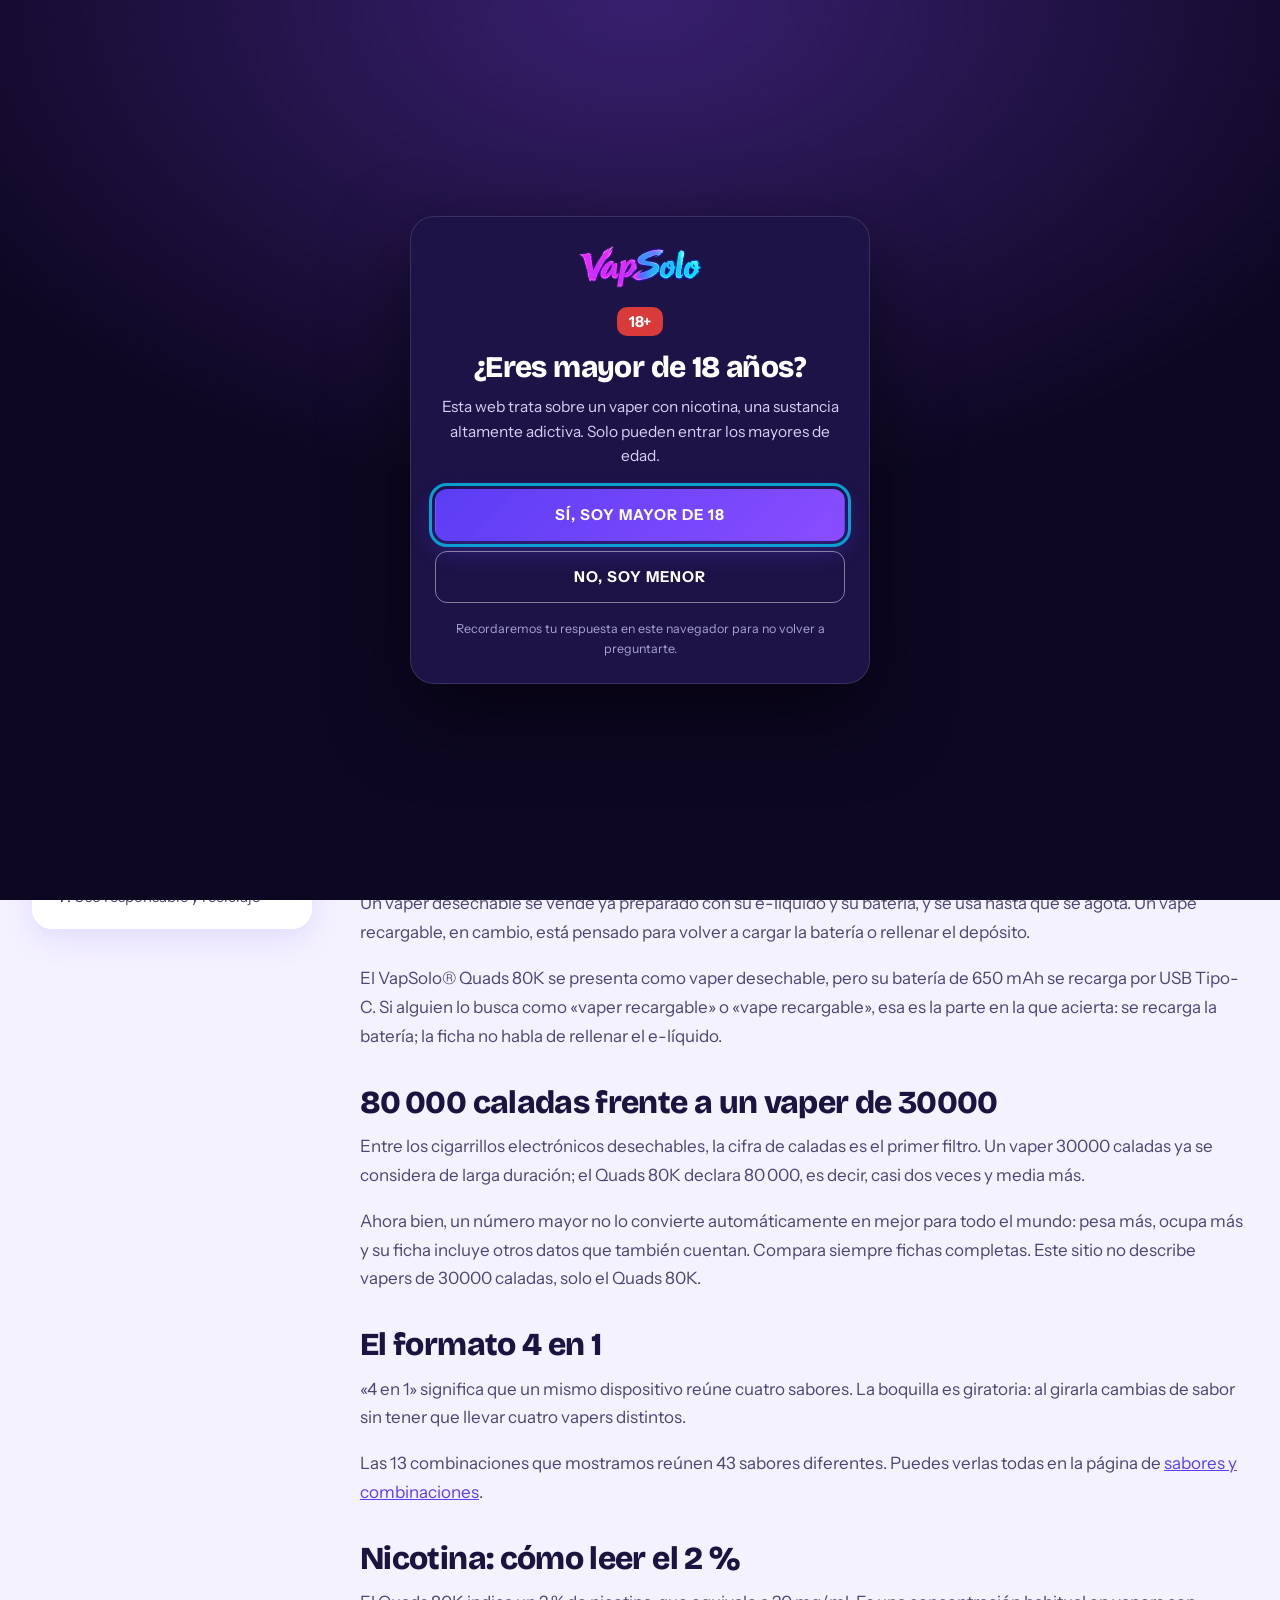
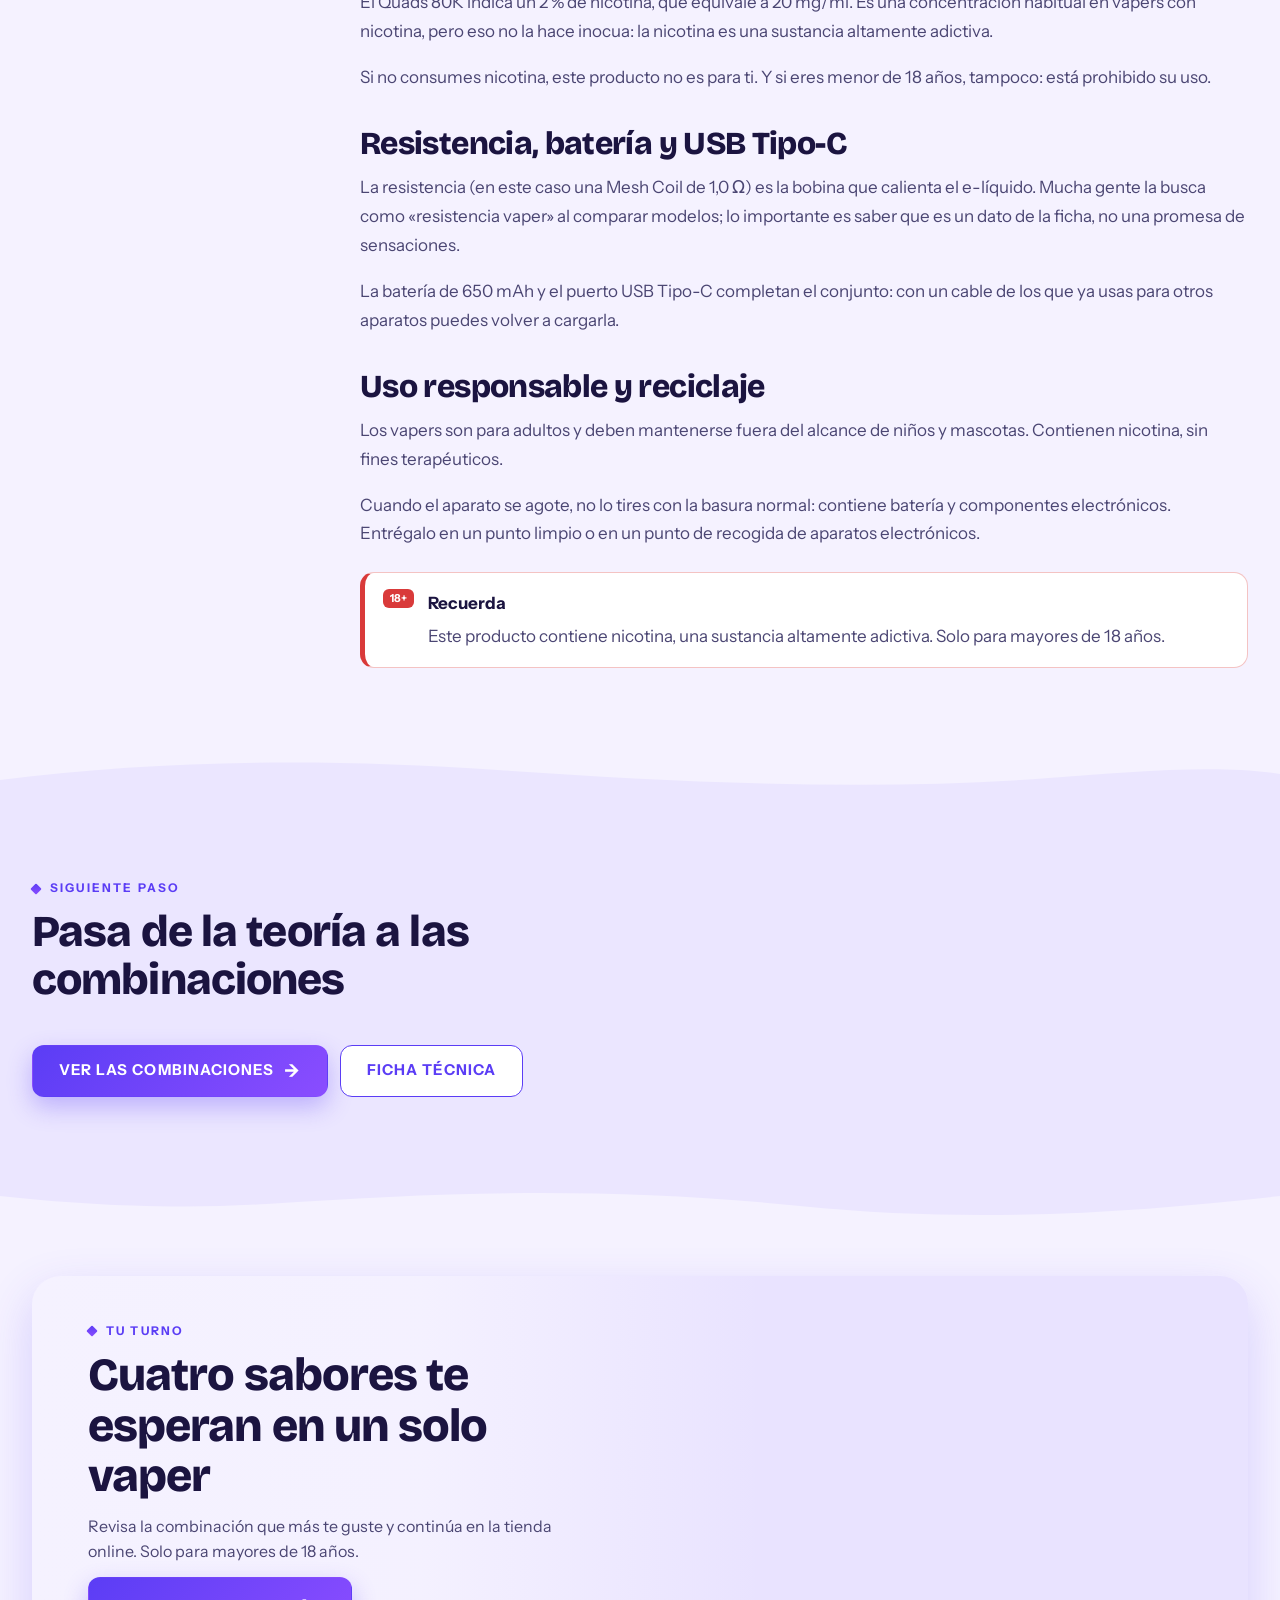
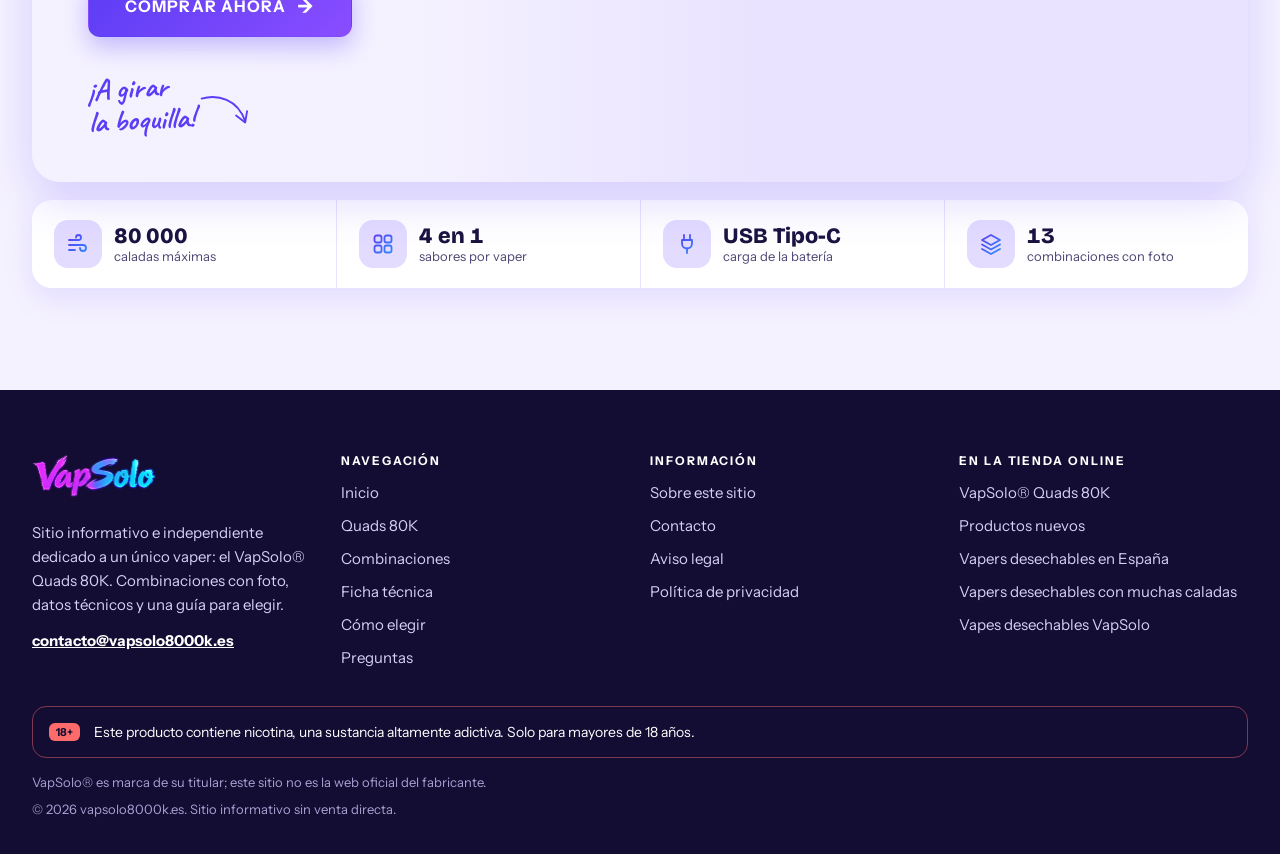
<file: guia-vaper-desechable/index.html>
<!doctype html>
<html lang="es-ES">
  <head>
    <meta charset="utf-8">
    <meta name="viewport" content="width=device-width, initial-scale=1">
    <title>Guía de vapers desechables: de 30000 a 80000 caladas</title>
    <meta name="description" content="Qué son las caladas, en qué se diferencia un vaper desechable de un vape recargable y cómo leer nicotina, resistencia y batería antes de elegir un modelo.">
    <link rel="canonical" href="https://vapsolo8000k.es/guia-vaper-desechable/">
    <meta name="robots" content="index, follow, max-image-preview:large">
    <meta name="theme-color" content="#140d33">
    <meta property="og:type" content="website">
    <meta property="og:locale" content="es_ES">
    <meta property="og:site_name" content="VapSolo 80K">
    <meta property="og:title" content="Guía de vapers desechables: de 30000 a 80000 caladas">
    <meta property="og:description" content="Qué son las caladas, en qué se diferencia un vaper desechable de un vape recargable y cómo leer nicotina, resistencia y batería antes de elegir un modelo.">
    <meta property="og:url" content="https://vapsolo8000k.es/guia-vaper-desechable/">
    <meta property="og:image" content="https://vapsolo8000k.es/assets/img/og/og.jpg">
    <meta property="og:image:width" content="1200">
    <meta property="og:image:height" content="630">
    <meta property="og:image:alt" content="Dos vapers VapSolo® Quads 80K sobre un podio lavanda">
    <meta name="twitter:card" content="summary_large_image">
    <meta name="twitter:title" content="Guía de vapers desechables: de 30000 a 80000 caladas">
    <meta name="twitter:description" content="Qué son las caladas, en qué se diferencia un vaper desechable de un vape recargable y cómo leer nicotina, resistencia y batería antes de elegir un modelo.">
    <meta name="twitter:image" content="https://vapsolo8000k.es/assets/img/og/og.jpg">
    <link rel="icon" href="../favicon.svg" type="image/svg+xml">
    <link rel="icon" href="../favicon-32.png" type="image/png" sizes="32x32">
    <link rel="shortcut icon" href="../favicon.ico">
    <link rel="apple-touch-icon" href="../apple-touch-icon.png">
    <link rel="stylesheet" href="../assets/css/style.css">
    <link rel="stylesheet" href="../assets/css/sets.css">
    <script src="../assets/js/age.js"></script>
    <script src="../assets/js/app.js" defer></script>
  </head>
  <body>
    <div class="agegate" role="dialog" aria-modal="true" aria-labelledby="agegate-title"
      aria-describedby="agegate-text" data-agegate>
      <div class="agegate__box">
        <img src="../assets/img/logo-88.webp" width="250" height="88" alt="VapSolo"
          class="agegate__logo">
        <span class="age__badge agegate__badge">18+</span>
        <p class="agegate__title" id="agegate-title">¿Eres mayor de 18 años?</p>
        <p class="agegate__text" id="agegate-text">
          Esta web trata sobre un vaper con nicotina, una sustancia altamente adictiva. Solo pueden
          entrar los mayores de edad.
        </p>
        <div class="agegate__act">
          <button type="button" class="btn" data-age-yes>Sí, soy mayor de 18</button>
          <a class="btn btn--ghost" href="https://www.google.com/" data-age-no>No, soy menor</a>
        </div>
        <p class="agegate__fine">
          Recordaremos tu respuesta en este navegador para no volver a preguntarte.
        </p>
      </div>
    </div>
    <svg class="sprite" width="0" height="0" aria-hidden="true" focusable="false">
      <defs>
        <linearGradient id="gv" gradientUnits="userSpaceOnUse" x1="3" y1="3" x2="21" y2="21">
        <stop offset="0" stop-color="#5b3df5"/><stop offset="1" stop-color="#2f8bff"/>
        </linearGradient>
        <symbol id="i-puff" viewBox="0 0 24 24"><path d="M3 8h9.5a2.5 2.5 0 1 0-2.5-2.5"/>
        <path d="M3 13h14a3 3 0 1 1-3 3"/><path d="M3 18h6"/></symbol>
        <symbol id="i-grid4" viewBox="0 0 24 24"><rect x="3.5" y="3.5" width="7" height="7" rx="2"/>
        <rect x="13.5" y="3.5" width="7" height="7" rx="2"/>
        <rect x="3.5" y="13.5" width="7" height="7" rx="2"/>
        <rect x="13.5" y="13.5" width="7" height="7" rx="2"/></symbol>
        <symbol id="i-drop" viewBox="0 0 24 24">
        <path d="M12 3c3.6 4.2 6 7.2 6 10.3a6 6 0 0 1-12 0C6 10.2 8.4 7.2 12 3z"/></symbol>
        <symbol id="i-coil" viewBox="0 0 24 24"><path d="M2.5 12h4l2.2-6 3.3 12 3.3-12 2.2 6h4"/>
        </symbol>
        <symbol id="i-battery" viewBox="0 0 24 24">
        <rect x="2.5" y="7" width="16" height="10" rx="2.5"/><path d="M21.5 10.5v3"/>
        <path d="M6 10.5v3M9.5 10.5v3"/></symbol>
        <symbol id="i-usb" viewBox="0 0 24 24"><path d="M9 3v5M15 3v5"/>
        <path d="M7 8h10v3.5a5 5 0 0 1-10 0z"/><path d="M12 16.5V21"/></symbol>
        <symbol id="i-ruler" viewBox="0 0 24 24"><path d="M3.5 16.5 16.5 3.5l4 4-13 13z"/>
        <path d="m7 13 2 2M10 10l2 2M13 7l2 2"/></symbol>
        <symbol id="i-flask" viewBox="0 0 24 24">
        <path d="M9 3h6M10 3v6l-5 9a2 2 0 0 0 1.8 3h10.4a2 2 0 0 0 1.8-3l-5-9V3"/>
        <path d="M7.5 15h9"/></symbol>
        <symbol id="i-layers" viewBox="0 0 24 24"><path d="m12 3 9 5-9 5-9-5z"/>
        <path d="m3 12.5 9 5 9-5"/><path d="m3 17 9 5 9-5"/></symbol>
        <symbol id="i-rotate" viewBox="0 0 24 24"><path d="M20 12a8 8 0 1 1-2.6-5.9"/>
        <path d="M20 4v4.5h-4.5"/></symbol>
        <symbol id="i-recycle" viewBox="0 0 24 24"><path d="M5 19c0-8 5-14 15-14 0 10-6 15-14 15z"/>
        <path d="m5 19 8-8"/></symbol>
        <symbol id="i-bolt" viewBox="0 0 24 24"><path d="M13 2.5 4.5 14H11l-1 7.5L19.5 10H13z"/>
        </symbol>
        <symbol id="i-check" viewBox="0 0 24 24"><path d="m4.5 12.5 5 5L19.5 7"/></symbol>
        <symbol id="i-mail" viewBox="0 0 24 24">
        <rect x="3" y="5.5" width="18" height="13" rx="2.5"/><path d="m3.5 7.5 8.5 6.5 8.5-6.5"/>
        </symbol>
        <symbol id="i-arrow" viewBox="0 0 24 24"><path d="M4.5 12h15M13.5 6l6 6-6 6"/></symbol>
        <symbol id="i-menu" viewBox="0 0 24 24"><path d="M4 7h16M4 12h16M4 17h16"/></symbol>
        <symbol id="i-close" viewBox="0 0 24 24"><path d="M6 6l12 12M18 6 6 18"/></symbol>
        <symbol id="i-search" viewBox="0 0 24 24"><circle cx="11" cy="11" r="6.5"/>
        <path d="m20 20-4.2-4.2"/></symbol>
        <symbol id="i-shield" viewBox="0 0 24 24">
        <path d="M12 3 20 6v6c0 4.8-3.4 7.8-8 9-4.6-1.2-8-4.2-8-9V6z"/><path d="M12 8v5M12 16v.2"/>
        </symbol>
        <symbol id="i-info" viewBox="0 0 24 24"><circle cx="12" cy="12" r="9"/>
        <path d="M12 11v5.5M12 7.6v.2"/></symbol>
        <symbol id="i-chev-l" viewBox="0 0 24 24"><path d="m14.5 5.5-6.5 6.5 6.5 6.5"/></symbol>
        <symbol id="i-chev-r" viewBox="0 0 24 24"><path d="m9.5 5.5 6.5 6.5-6.5 6.5"/></symbol>
        <symbol id="i-chev-d" viewBox="0 0 24 24"><path d="m5.5 9.5 6.5 6.5 6.5-6.5"/></symbol>
        <symbol id="i-doc" viewBox="0 0 24 24"><path d="M6 3h8l4 4v14H6z"/>
        <path d="M14 3v4h4M9 12h6M9 16h6"/></symbol>
      </defs>
    </svg>
    <a class="skip" href="#main">Saltar al contenido</a>
    <div class="top">
      <div class="age" role="note">
        <div class="wrap age__in">
          <span class="age__badge">18+</span>
          <span class="age__short">Contiene nicotina. Solo adultos.</span>
          <span class="age__long">Este producto contiene nicotina, una sustancia altamente adictiva.
            Solo para mayores de 18 años.</span>
        </div>
      </div>
      <header class="hdr">
        <div class="wrap hdr__in">
          <a class="brand" href="../index.html" aria-label="VapSolo, ir al inicio"><img
            src="../assets/img/logo-44.webp" srcset="../assets/img/logo-88.webp 2x" width="125"
            height="44" alt="VapSolo" class="brand__img"></a>
          <div class="hdr__nav">
            <nav class="menu menu--bar" aria-label="Principal">
              <a class="menu__link" href="../index.html">Inicio</a>
              <a class="menu__link" href="../vapsolo-quads-80k/index.html">Quads 80K</a>
              <a class="menu__link" href="../sabores-y-combinaciones/index.html">Combinaciones</a>
              <a class="menu__link" href="../datos-tecnicos/index.html">Ficha técnica</a>
              <a class="menu__link" href="../guia-vaper-desechable/index.html"
                aria-current="page">Cómo elegir</a>
              <a class="menu__link" href="../dudas-frecuentes/index.html">Preguntas</a>
            </nav>
          </div>
          <a class="btn btn--sm hdr__cta"
            href="https://elvapero.es/products/vapsolo-quads-80k-caladas-80000" target="_blank"
            rel="noopener">Comprar ahora<span class="sr-only"> (se abre en una pestaña
            nueva)</span><span class="btn__ar" aria-hidden="true">→</span></a>
          <button type="button" class="burger" aria-controls="drawer" aria-expanded="false" data-open>
            <svg class="ico ico--lg" width="26" height="26" aria-hidden="true" focusable="false">
            <use href="#i-menu"></use></svg>
            <span class="sr-only">Abrir el menú</span>
          </button>
        </div>
      </header>
    </div>
    <div class="drawer" id="drawer" data-drawer>
      <div class="drawer__head">
        <a class="brand" href="../index.html" aria-label="VapSolo, ir al inicio"><img
          src="../assets/img/logo-44.webp" srcset="../assets/img/logo-88.webp 2x" width="125"
          height="44" alt="VapSolo" class="brand__img"></a>
        <button type="button" class="drawer__close" data-close>
          <svg class="ico ico--lg" width="26" height="26" aria-hidden="true" focusable="false">
          <use href="#i-close"></use></svg>
          <span class="sr-only">Cerrar el menú</span>
        </button>
      </div>
      <nav class="menu" aria-label="Principal">
        <a class="menu__link" href="../index.html">Inicio</a>
        <a class="menu__link" href="../vapsolo-quads-80k/index.html">Quads 80K</a>
        <a class="menu__link" href="../sabores-y-combinaciones/index.html">Combinaciones</a>
        <a class="menu__link" href="../datos-tecnicos/index.html">Ficha técnica</a>
        <a class="menu__link" href="../guia-vaper-desechable/index.html" aria-current="page">Cómo
          elegir</a>
        <a class="menu__link" href="../dudas-frecuentes/index.html">Preguntas</a>
      </nav>
      <a class="btn btn--block drawer__cta"
        href="https://elvapero.es/products/vapsolo-quads-80k-caladas-80000" target="_blank"
        rel="noopener">Comprar ahora<span class="sr-only"> (se abre en una pestaña nueva)</span><span
        class="btn__ar" aria-hidden="true">→</span></a>
      <p class="drawer__age">
        Este producto contiene nicotina, una sustancia altamente adictiva. Solo para mayores de 18
        años.
      </p>
    </div>
    <div class="scrim" data-scrim></div>
    <main id="main">
      <section class="ph">
        <div class="wrap ph__in">
          <nav class="crumbs" aria-label="Migas de pan">
            <ol class="crumbs__list">
              <li><a href="../index.html">Inicio</a></li>
              <li><span aria-current="page">Cómo elegir</span></li>
            </ol>
          </nav>
          <p class="eyebrow">Guía</p>
          <h1 class="ph__t">Cómo elegir un vaper desechable con muchas caladas</h1>
          <p class="ph__lead">
            Una guía sin prisas para entender las caladas, la nicotina, la resistencia y la batería
            de los vapers desechables, con el VapSolo® Quads 80K como ejemplo.
          </p>
        </div>
      </section>
      <section class="sec sec--flush">
        <div class="wrap guide__grid">
          <div class="guide__side">
            <nav class="toc" aria-label="Índice de la guía">
              <p class="toc__t">En esta guía</p>
              <ol class="toc__list">
                <li><a href="#que-son-las-caladas">Qué son las caladas</a></li>
                <li><a href="#desechable-o-recargable">Vaper desechable o vape recargable</a></li>
                <li>
                  <a href="#80000-frente-a-30000-caladas">80 000 caladas frente a un vaper de
                  30000</a>
                </li>
                <li><a href="#formato-4-en-1">El formato 4 en 1</a></li>
                <li><a href="#nicotina">Nicotina: cómo leer el 2 %</a></li>
                <li><a href="#resistencia-bateria-usb">Resistencia, batería y USB Tipo-C</a></li>
                <li><a href="#uso-responsable">Uso responsable y reciclaje</a></li>
              </ol>
            </nav>
          </div>
          <div class="prose prose--guide">
            <section id="que-son-las-caladas" class="prose__sec">
              <h2>Qué son las caladas</h2>
              <p>
                Una calada (también llamada «puff») es cada aspiración que das a un vaper. Los
                fabricantes de vapers desechables indican un número total de caladas para dar una
                idea de cuánto dura el dispositivo: 600, 3000, 30000 o, como en este caso, 80 000.
              </p>
              <p>
                Es una estimación. Dos personas con el mismo vaper pueden agotarlo en tiempos muy
                distintos según cuántas caladas den al día y de qué duración. Por eso las caladas
                sirven sobre todo para comparar modelos entre sí, no para prometer un tiempo exacto.
              </p>
            </section>
            <section id="desechable-o-recargable" class="prose__sec">
              <h2>Vaper desechable o vape recargable</h2>
              <p>
                Un vaper desechable se vende ya preparado con su e-líquido y su batería, y se usa
                hasta que se agota. Un vape recargable, en cambio, está pensado para volver a cargar
                la batería o rellenar el depósito.
              </p>
              <p>
                El VapSolo® Quads 80K se presenta como vaper desechable, pero su batería de 650 mAh
                se recarga por USB Tipo-C. Si alguien lo busca como «vaper recargable» o «vape
                recargable», esa es la parte en la que acierta: se recarga la batería; la ficha no
                habla de rellenar el e-líquido.
              </p>
            </section>
            <section id="80000-frente-a-30000-caladas" class="prose__sec">
              <h2>80 000 caladas frente a un vaper de 30000</h2>
              <p>
                Entre los cigarrillos electrónicos desechables, la cifra de caladas es el primer
                filtro. Un vaper 30000 caladas ya se considera de larga duración; el Quads 80K
                declara 80 000, es decir, casi dos veces y media más.
              </p>
              <p>
                Ahora bien, un número mayor no lo convierte automáticamente en mejor para todo el
                mundo: pesa más, ocupa más y su ficha incluye otros datos que también cuentan.
                Compara siempre fichas completas. Este sitio no describe vapers de 30000 caladas,
                solo el Quads 80K.
              </p>
            </section>
            <section id="formato-4-en-1" class="prose__sec">
              <h2>El formato 4 en 1</h2>
              <p>
                «4 en 1» significa que un mismo dispositivo reúne cuatro sabores. La boquilla es
                giratoria: al girarla cambias de sabor sin tener que llevar cuatro vapers distintos.
              </p>
              <p>
                Las 13 combinaciones que mostramos reúnen 43 sabores diferentes. Puedes verlas todas
                en la página de <a href="../sabores-y-combinaciones/index.html">sabores y
                combinaciones</a>.
              </p>
            </section>
            <section id="nicotina" class="prose__sec">
              <h2>Nicotina: cómo leer el 2 %</h2>
              <p>
                El Quads 80K indica un 2 % de nicotina, que equivale a 20 mg/ml. Es una
                concentración habitual en vapers con nicotina, pero eso no la hace inocua: la
                nicotina es una sustancia altamente adictiva.
              </p>
              <p>
                Si no consumes nicotina, este producto no es para ti. Y si eres menor de 18 años,
                tampoco: está prohibido su uso.
              </p>
            </section>
            <section id="resistencia-bateria-usb" class="prose__sec">
              <h2>Resistencia, batería y USB Tipo-C</h2>
              <p>
                La resistencia (en este caso una Mesh Coil de 1,0 Ω) es la bobina que calienta el
                e-líquido. Mucha gente la busca como «resistencia vaper» al comparar modelos; lo
                importante es saber que es un dato de la ficha, no una promesa de sensaciones.
              </p>
              <p>
                La batería de 650 mAh y el puerto USB Tipo-C completan el conjunto: con un cable de
                los que ya usas para otros aparatos puedes volver a cargarla.
              </p>
            </section>
            <section id="uso-responsable" class="prose__sec">
              <h2>Uso responsable y reciclaje</h2>
              <p>
                Los vapers son para adultos y deben mantenerse fuera del alcance de niños y
                mascotas. Contienen nicotina, sin fines terapéuticos.
              </p>
              <p>
                Cuando el aparato se agote, no lo tires con la basura normal: contiene batería y
                componentes electrónicos. Entrégalo en un punto limpio o en un punto de recogida de
                aparatos electrónicos.
              </p>
              <aside class="callout ">
                <span class="age__badge">18+</span>
                <div class="callout__txt">
                  <strong>Recuerda</strong>
                  <p>
                    Este producto contiene nicotina, una sustancia altamente adictiva. Solo para
                    mayores de 18 años.
                  </p>
                </div>
              </aside>
            </section>
          </div>
        </div>
      </section>
      <section class="sec sec--tint">
        <div class="wrap">
          <div class="sec__head ">
            <p class="eyebrow">Siguiente paso</p>
            <h2 class="sec__title">Pasa de la teoría a las combinaciones</h2>
          </div>
          <div class="hero__act">
            <a class="btn" href="../sabores-y-combinaciones/index.html">Ver las combinaciones<span
              class="btn__ar" aria-hidden="true">→</span></a>
            <a class="btn btn--ghost" href="../datos-tecnicos/index.html">Ficha técnica</a>
          </div>
        </div>
      </section>
      <section class="sec sec--end">
        <div class="wrap">
          <div class="finale">
            <figure class="finale__fig">
              <picture>
                <source media="(max-width: 719px)" srcset="../assets/img/stage/finale-m.webp">
                <img class="finale__img" src="../assets/img/stage/finale-wide.webp" width="1300"
                  height="731" alt="Un par de VapSolo® Quads 80K sobre un podio lavanda"
                  loading="lazy" decoding="async">
              </picture>
            </figure>
            <div class="finale__txt">
              <p class="eyebrow">Tu turno</p>
              <h2 class="finale__t">Cuatro sabores te esperan en un solo vaper</h2>
              <p class="finale__p">
                Revisa la combinación que más te guste y continúa en la tienda online. Solo para
                mayores de 18 años.
              </p>
              <a class="btn btn--lg"
                href="https://elvapero.es/products/vapsolo-quads-80k-caladas-80000" target="_blank"
                rel="noopener">Comprar ahora<span class="sr-only"> (se abre en una pestaña
                nueva)</span><span class="btn__ar" aria-hidden="true">→</span></a>
              <p class="note note--fin" aria-hidden="true">
                <span class="note__t">¡A girar<br>la boquilla!</span>
                <svg class="note__ar" viewBox="0 0 90 64" width="90" height="64" aria-hidden="true" focusable="false">
                <path d="M6 10c26-6 58 4 68 40"/><path d="M60 40l14 12 4-18"/></svg>
              </p>
            </div>
          </div>
          <ul class="plates">
            <li class="plate">
              <span class="plate__ico"><svg class="ico" width="24" height="24" aria-hidden="true"
                focusable="false" stroke="url(#gv)"><use href="#i-puff"></use></svg></span>
              <div class="plate__txt">
                <strong class="plate__num">80 000</strong>
                <span class="plate__lab">caladas máximas</span>
              </div>
            </li>
            <li class="plate">
              <span class="plate__ico"><svg class="ico" width="24" height="24" aria-hidden="true"
                focusable="false" stroke="url(#gv)"><use href="#i-grid4"></use></svg></span>
              <div class="plate__txt">
                <strong class="plate__num">4 en 1</strong>
                <span class="plate__lab">sabores por vaper</span>
              </div>
            </li>
            <li class="plate">
              <span class="plate__ico"><svg class="ico" width="24" height="24" aria-hidden="true"
                focusable="false" stroke="url(#gv)"><use href="#i-usb"></use></svg></span>
              <div class="plate__txt">
                <strong class="plate__num">USB Tipo-C</strong>
                <span class="plate__lab">carga de la batería</span>
              </div>
            </li>
            <li class="plate">
              <span class="plate__ico"><svg class="ico" width="24" height="24" aria-hidden="true"
                focusable="false" stroke="url(#gv)"><use href="#i-layers"></use></svg></span>
              <div class="plate__txt">
                <strong class="plate__num">13</strong>
                <span class="plate__lab">combinaciones con foto</span>
              </div>
            </li>
          </ul>
        </div>
      </section>
    </main>
    <footer class="foot">
      <div class="wrap">
        <div class="foot__grid">
          <div class="foot__col foot__col--brand">
            <a class="brand" href="../index.html" aria-label="VapSolo, ir al inicio"><img
              src="../assets/img/logo-176.webp" width="159" height="56" alt="VapSolo"
              class="brand__img"></a>
            <p class="foot__about">
              Sitio informativo e independiente dedicado a un único vaper: el VapSolo® Quads 80K.
              Combinaciones con foto, datos técnicos y una guía para elegir.
            </p>
            <p>
              <a href="mailto:contacto@vapsolo8000k.es"
              class="foot__mail">contacto@vapsolo8000k.es</a>
            </p>
          </div>
          <div class="foot__col">
            <p class="foot__h">Navegación</p>
            <ul class="foot__list">
              <li><a href="../index.html">Inicio</a></li>
              <li><a href="../vapsolo-quads-80k/index.html">Quads 80K</a></li>
              <li><a href="../sabores-y-combinaciones/index.html">Combinaciones</a></li>
              <li><a href="../datos-tecnicos/index.html">Ficha técnica</a></li>
              <li><a href="../guia-vaper-desechable/index.html">Cómo elegir</a></li>
              <li><a href="../dudas-frecuentes/index.html">Preguntas</a></li>
            </ul>
          </div>
          <div class="foot__col">
            <p class="foot__h">Información</p>
            <ul class="foot__list">
              <li><a href="../sobre-este-sitio/index.html">Sobre este sitio</a></li>
              <li><a href="../contacto/index.html">Contacto</a></li>
              <li><a href="../aviso-legal/index.html">Aviso legal</a></li>
              <li><a href="../politica-de-privacidad/index.html">Política de privacidad</a></li>
            </ul>
          </div>
          <div class="foot__col">
            <p class="foot__h">En la tienda online</p>
            <ul class="foot__list">
              <li>
                <a href="https://elvapero.es/products/vapsolo-quads-80k-caladas-80000"
                target="_blank" rel="noopener">VapSolo® Quads 80K<span class="sr-only"> (se abre en
                una pestaña nueva)</span></a>
              </li>
              <li>
                <a href="https://elvapero.es/collections/productos-nuevos" target="_blank"
                rel="noopener">Productos nuevos<span class="sr-only"> (se abre en una pestaña
                nueva)</span></a>
              </li>
              <li>
                <a href="https://elvapero.es/collections/vapers-desechables-espana" target="_blank"
                rel="noopener">Vapers desechables en España<span class="sr-only"> (se abre en una
                pestaña nueva)</span></a>
              </li>
              <li>
                <a href="https://elvapero.es/collections/vapers-desechables-muchas-caladas"
                target="_blank" rel="noopener">Vapers desechables con muchas caladas<span
                class="sr-only"> (se abre en una pestaña nueva)</span></a>
              </li>
              <li>
                <a href="https://elvapero.es/collections/vapsolo-vapes-desechables" target="_blank"
                rel="noopener">Vapes desechables VapSolo<span class="sr-only"> (se abre en una
                pestaña nueva)</span></a>
              </li>
            </ul>
          </div>
        </div>
        <div class="foot__warn">
          <span class="age__badge">18+</span>
          <p>
            Este producto contiene nicotina, una sustancia altamente adictiva. Solo para mayores de
            18 años.
          </p>
        </div>
        <p class="foot__legal">
          VapSolo® es marca de su titular; este sitio no es la web oficial del fabricante.
        </p>
        <p class="foot__legal">© 2026 vapsolo8000k.es. Sitio informativo sin venta directa.</p>
      </div>
    </footer>
    <div class="dock">
      <a class="btn btn--ghost-dark btn--sm"
        href="../sabores-y-combinaciones/index.html">Combinaciones</a>
      <a class="btn btn--sm" href="https://elvapero.es/products/vapsolo-quads-80k-caladas-80000"
        target="_blank" rel="noopener">Comprar ahora<span class="sr-only"> (se abre en una pestaña
        nueva)</span><span class="btn__ar" aria-hidden="true">→</span></a>
    </div>
    <script type="application/ld+json">
      {
        "@context": "https://schema.org",
        "@graph": [
          {
            "@type": "Organization",
            "@id": "https://vapsolo8000k.es/#organization",
            "name": "VapSolo 80K",
            "url": "https://vapsolo8000k.es/",
            "email": "contacto@vapsolo8000k.es",
            "logo": {
              "@type": "ImageObject",
              "url": "https://vapsolo8000k.es/assets/img/logo-176.webp",
              "width": 501,
              "height": 176
            }
          },
          {
            "@type": "WebSite",
            "@id": "https://vapsolo8000k.es/#website",
            "url": "https://vapsolo8000k.es/",
            "name": "VapSolo 80K",
            "inLanguage": "es-ES",
            "description": "Sitio informativo sobre el VapSolo® Quads 80K: combinaciones, datos técnicos y guía.",
            "publisher": {
              "@id": "https://vapsolo8000k.es/#organization"
            }
          },
          {
            "@type": "WebPage",
            "@id": "https://vapsolo8000k.es/guia-vaper-desechable/#webpage",
            "url": "https://vapsolo8000k.es/guia-vaper-desechable/",
            "name": "Guía de vapers desechables: de 30000 a 80000 caladas",
            "description": "Qué son las caladas, en qué se diferencia un vaper desechable de un vape recargable y cómo leer nicotina, resistencia y batería antes de elegir un modelo.",
            "inLanguage": "es-ES",
            "isPartOf": {
              "@id": "https://vapsolo8000k.es/#website"
            },
            "breadcrumb": {
              "@id": "https://vapsolo8000k.es/guia-vaper-desechable/#breadcrumb"
            }
          },
          {
            "@type": "BreadcrumbList",
            "@id": "https://vapsolo8000k.es/guia-vaper-desechable/#breadcrumb",
            "itemListElement": [
              {
                "@type": "ListItem",
                "position": 1,
                "name": "Inicio",
                "item": "https://vapsolo8000k.es/"
              },
              {
                "@type": "ListItem",
                "position": 2,
                "name": "Cómo elegir",
                "item": "https://vapsolo8000k.es/guia-vaper-desechable/"
              }
            ]
          }
        ]
      }
    </script>
  </body>
</html>
</file>
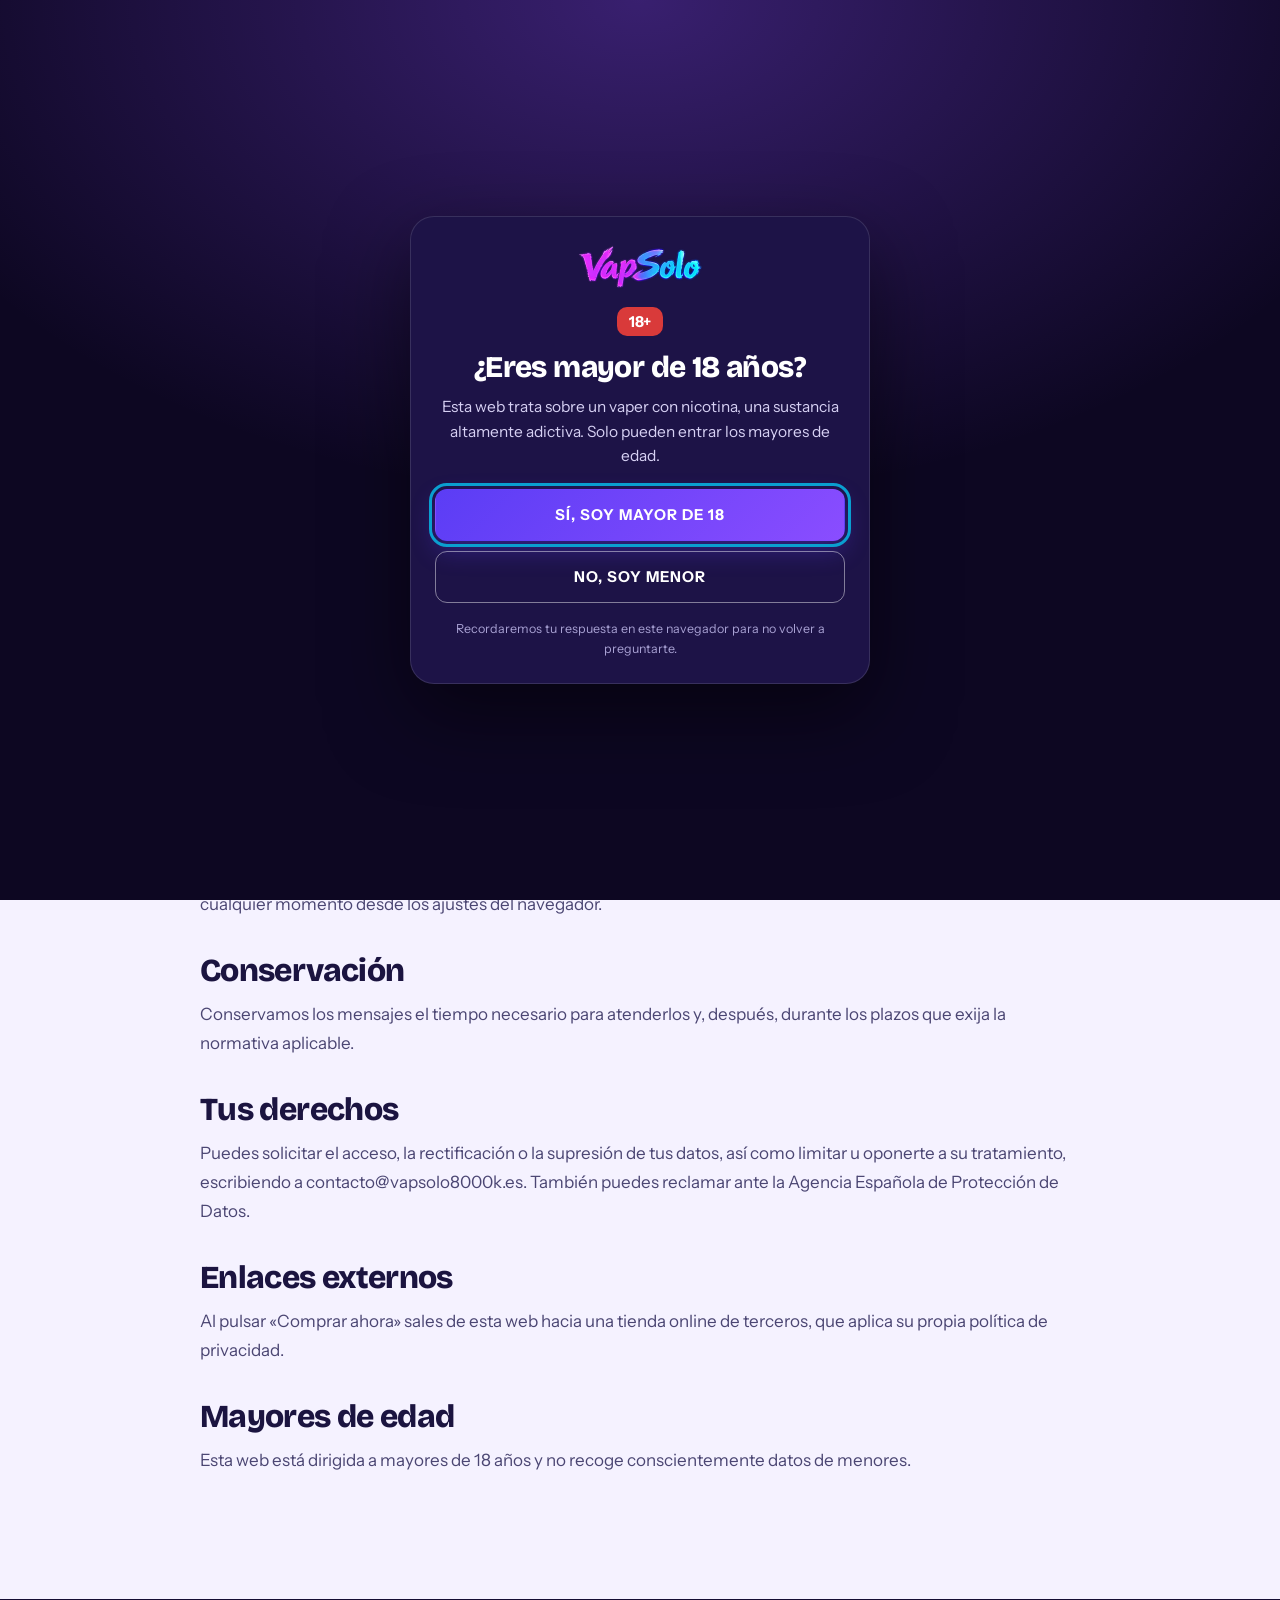
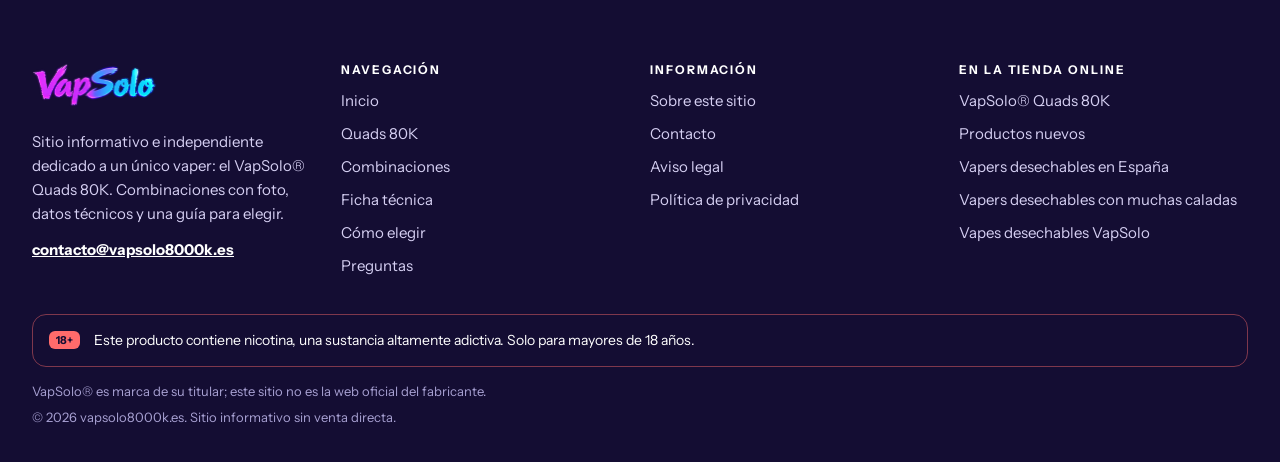
<file: politica-de-privacidad/index.html>
<!doctype html>
<html lang="es-ES">
  <head>
    <meta charset="utf-8">
    <meta name="viewport" content="width=device-width, initial-scale=1">
    <title>Política de privacidad de vapsolo8000k.es</title>
    <meta name="description" content="Cómo trata vapsolo8000k.es los datos personales: sin cuentas ni formularios, sin cookies publicitarias y con el correo de contacto como único canal.">
    <link rel="canonical" href="https://vapsolo8000k.es/politica-de-privacidad/">
    <meta name="robots" content="index, follow, max-image-preview:large">
    <meta name="theme-color" content="#140d33">
    <meta property="og:type" content="website">
    <meta property="og:locale" content="es_ES">
    <meta property="og:site_name" content="VapSolo 80K">
    <meta property="og:title" content="Política de privacidad de vapsolo8000k.es">
    <meta property="og:description" content="Cómo trata vapsolo8000k.es los datos personales: sin cuentas ni formularios, sin cookies publicitarias y con el correo de contacto como único canal.">
    <meta property="og:url" content="https://vapsolo8000k.es/politica-de-privacidad/">
    <meta property="og:image" content="https://vapsolo8000k.es/assets/img/og/og.jpg">
    <meta property="og:image:width" content="1200">
    <meta property="og:image:height" content="630">
    <meta property="og:image:alt" content="Dos vapers VapSolo® Quads 80K sobre un podio lavanda">
    <meta name="twitter:card" content="summary_large_image">
    <meta name="twitter:title" content="Política de privacidad de vapsolo8000k.es">
    <meta name="twitter:description" content="Cómo trata vapsolo8000k.es los datos personales: sin cuentas ni formularios, sin cookies publicitarias y con el correo de contacto como único canal.">
    <meta name="twitter:image" content="https://vapsolo8000k.es/assets/img/og/og.jpg">
    <link rel="icon" href="../favicon.svg" type="image/svg+xml">
    <link rel="icon" href="../favicon-32.png" type="image/png" sizes="32x32">
    <link rel="shortcut icon" href="../favicon.ico">
    <link rel="apple-touch-icon" href="../apple-touch-icon.png">
    <link rel="stylesheet" href="../assets/css/style.css">
    <link rel="stylesheet" href="../assets/css/sets.css">
    <script src="../assets/js/age.js"></script>
    <script src="../assets/js/app.js" defer></script>
  </head>
  <body>
    <div class="agegate" role="dialog" aria-modal="true" aria-labelledby="agegate-title"
      aria-describedby="agegate-text" data-agegate>
      <div class="agegate__box">
        <img src="../assets/img/logo-88.webp" width="250" height="88" alt="VapSolo"
          class="agegate__logo">
        <span class="age__badge agegate__badge">18+</span>
        <p class="agegate__title" id="agegate-title">¿Eres mayor de 18 años?</p>
        <p class="agegate__text" id="agegate-text">
          Esta web trata sobre un vaper con nicotina, una sustancia altamente adictiva. Solo pueden
          entrar los mayores de edad.
        </p>
        <div class="agegate__act">
          <button type="button" class="btn" data-age-yes>Sí, soy mayor de 18</button>
          <a class="btn btn--ghost" href="https://www.google.com/" data-age-no>No, soy menor</a>
        </div>
        <p class="agegate__fine">
          Recordaremos tu respuesta en este navegador para no volver a preguntarte.
        </p>
      </div>
    </div>
    <svg class="sprite" width="0" height="0" aria-hidden="true" focusable="false">
      <defs>
        <linearGradient id="gv" gradientUnits="userSpaceOnUse" x1="3" y1="3" x2="21" y2="21">
        <stop offset="0" stop-color="#5b3df5"/><stop offset="1" stop-color="#2f8bff"/>
        </linearGradient>
        <symbol id="i-puff" viewBox="0 0 24 24"><path d="M3 8h9.5a2.5 2.5 0 1 0-2.5-2.5"/>
        <path d="M3 13h14a3 3 0 1 1-3 3"/><path d="M3 18h6"/></symbol>
        <symbol id="i-grid4" viewBox="0 0 24 24"><rect x="3.5" y="3.5" width="7" height="7" rx="2"/>
        <rect x="13.5" y="3.5" width="7" height="7" rx="2"/>
        <rect x="3.5" y="13.5" width="7" height="7" rx="2"/>
        <rect x="13.5" y="13.5" width="7" height="7" rx="2"/></symbol>
        <symbol id="i-drop" viewBox="0 0 24 24">
        <path d="M12 3c3.6 4.2 6 7.2 6 10.3a6 6 0 0 1-12 0C6 10.2 8.4 7.2 12 3z"/></symbol>
        <symbol id="i-coil" viewBox="0 0 24 24"><path d="M2.5 12h4l2.2-6 3.3 12 3.3-12 2.2 6h4"/>
        </symbol>
        <symbol id="i-battery" viewBox="0 0 24 24">
        <rect x="2.5" y="7" width="16" height="10" rx="2.5"/><path d="M21.5 10.5v3"/>
        <path d="M6 10.5v3M9.5 10.5v3"/></symbol>
        <symbol id="i-usb" viewBox="0 0 24 24"><path d="M9 3v5M15 3v5"/>
        <path d="M7 8h10v3.5a5 5 0 0 1-10 0z"/><path d="M12 16.5V21"/></symbol>
        <symbol id="i-ruler" viewBox="0 0 24 24"><path d="M3.5 16.5 16.5 3.5l4 4-13 13z"/>
        <path d="m7 13 2 2M10 10l2 2M13 7l2 2"/></symbol>
        <symbol id="i-flask" viewBox="0 0 24 24">
        <path d="M9 3h6M10 3v6l-5 9a2 2 0 0 0 1.8 3h10.4a2 2 0 0 0 1.8-3l-5-9V3"/>
        <path d="M7.5 15h9"/></symbol>
        <symbol id="i-layers" viewBox="0 0 24 24"><path d="m12 3 9 5-9 5-9-5z"/>
        <path d="m3 12.5 9 5 9-5"/><path d="m3 17 9 5 9-5"/></symbol>
        <symbol id="i-rotate" viewBox="0 0 24 24"><path d="M20 12a8 8 0 1 1-2.6-5.9"/>
        <path d="M20 4v4.5h-4.5"/></symbol>
        <symbol id="i-recycle" viewBox="0 0 24 24"><path d="M5 19c0-8 5-14 15-14 0 10-6 15-14 15z"/>
        <path d="m5 19 8-8"/></symbol>
        <symbol id="i-bolt" viewBox="0 0 24 24"><path d="M13 2.5 4.5 14H11l-1 7.5L19.5 10H13z"/>
        </symbol>
        <symbol id="i-check" viewBox="0 0 24 24"><path d="m4.5 12.5 5 5L19.5 7"/></symbol>
        <symbol id="i-mail" viewBox="0 0 24 24">
        <rect x="3" y="5.5" width="18" height="13" rx="2.5"/><path d="m3.5 7.5 8.5 6.5 8.5-6.5"/>
        </symbol>
        <symbol id="i-arrow" viewBox="0 0 24 24"><path d="M4.5 12h15M13.5 6l6 6-6 6"/></symbol>
        <symbol id="i-menu" viewBox="0 0 24 24"><path d="M4 7h16M4 12h16M4 17h16"/></symbol>
        <symbol id="i-close" viewBox="0 0 24 24"><path d="M6 6l12 12M18 6 6 18"/></symbol>
        <symbol id="i-search" viewBox="0 0 24 24"><circle cx="11" cy="11" r="6.5"/>
        <path d="m20 20-4.2-4.2"/></symbol>
        <symbol id="i-shield" viewBox="0 0 24 24">
        <path d="M12 3 20 6v6c0 4.8-3.4 7.8-8 9-4.6-1.2-8-4.2-8-9V6z"/><path d="M12 8v5M12 16v.2"/>
        </symbol>
        <symbol id="i-info" viewBox="0 0 24 24"><circle cx="12" cy="12" r="9"/>
        <path d="M12 11v5.5M12 7.6v.2"/></symbol>
        <symbol id="i-chev-l" viewBox="0 0 24 24"><path d="m14.5 5.5-6.5 6.5 6.5 6.5"/></symbol>
        <symbol id="i-chev-r" viewBox="0 0 24 24"><path d="m9.5 5.5 6.5 6.5-6.5 6.5"/></symbol>
        <symbol id="i-chev-d" viewBox="0 0 24 24"><path d="m5.5 9.5 6.5 6.5 6.5-6.5"/></symbol>
        <symbol id="i-doc" viewBox="0 0 24 24"><path d="M6 3h8l4 4v14H6z"/>
        <path d="M14 3v4h4M9 12h6M9 16h6"/></symbol>
      </defs>
    </svg>
    <a class="skip" href="#main">Saltar al contenido</a>
    <div class="top">
      <div class="age" role="note">
        <div class="wrap age__in">
          <span class="age__badge">18+</span>
          <span class="age__short">Contiene nicotina. Solo adultos.</span>
          <span class="age__long">Este producto contiene nicotina, una sustancia altamente adictiva.
            Solo para mayores de 18 años.</span>
        </div>
      </div>
      <header class="hdr">
        <div class="wrap hdr__in">
          <a class="brand" href="../index.html" aria-label="VapSolo, ir al inicio"><img
            src="../assets/img/logo-44.webp" srcset="../assets/img/logo-88.webp 2x" width="125"
            height="44" alt="VapSolo" class="brand__img"></a>
          <div class="hdr__nav">
            <nav class="menu menu--bar" aria-label="Principal">
              <a class="menu__link" href="../index.html">Inicio</a>
              <a class="menu__link" href="../vapsolo-quads-80k/index.html">Quads 80K</a>
              <a class="menu__link" href="../sabores-y-combinaciones/index.html">Combinaciones</a>
              <a class="menu__link" href="../datos-tecnicos/index.html">Ficha técnica</a>
              <a class="menu__link" href="../guia-vaper-desechable/index.html">Cómo elegir</a>
              <a class="menu__link" href="../dudas-frecuentes/index.html">Preguntas</a>
            </nav>
          </div>
          <a class="btn btn--sm hdr__cta"
            href="https://elvapero.es/products/vapsolo-quads-80k-caladas-80000" target="_blank"
            rel="noopener">Comprar ahora<span class="sr-only"> (se abre en una pestaña
            nueva)</span><span class="btn__ar" aria-hidden="true">→</span></a>
          <button type="button" class="burger" aria-controls="drawer" aria-expanded="false" data-open>
            <svg class="ico ico--lg" width="26" height="26" aria-hidden="true" focusable="false">
            <use href="#i-menu"></use></svg>
            <span class="sr-only">Abrir el menú</span>
          </button>
        </div>
      </header>
    </div>
    <div class="drawer" id="drawer" data-drawer>
      <div class="drawer__head">
        <a class="brand" href="../index.html" aria-label="VapSolo, ir al inicio"><img
          src="../assets/img/logo-44.webp" srcset="../assets/img/logo-88.webp 2x" width="125"
          height="44" alt="VapSolo" class="brand__img"></a>
        <button type="button" class="drawer__close" data-close>
          <svg class="ico ico--lg" width="26" height="26" aria-hidden="true" focusable="false">
          <use href="#i-close"></use></svg>
          <span class="sr-only">Cerrar el menú</span>
        </button>
      </div>
      <nav class="menu" aria-label="Principal">
        <a class="menu__link" href="../index.html">Inicio</a>
        <a class="menu__link" href="../vapsolo-quads-80k/index.html">Quads 80K</a>
        <a class="menu__link" href="../sabores-y-combinaciones/index.html">Combinaciones</a>
        <a class="menu__link" href="../datos-tecnicos/index.html">Ficha técnica</a>
        <a class="menu__link" href="../guia-vaper-desechable/index.html">Cómo elegir</a>
        <a class="menu__link" href="../dudas-frecuentes/index.html">Preguntas</a>
      </nav>
      <a class="btn btn--block drawer__cta"
        href="https://elvapero.es/products/vapsolo-quads-80k-caladas-80000" target="_blank"
        rel="noopener">Comprar ahora<span class="sr-only"> (se abre en una pestaña nueva)</span><span
        class="btn__ar" aria-hidden="true">→</span></a>
      <p class="drawer__age">
        Este producto contiene nicotina, una sustancia altamente adictiva. Solo para mayores de 18
        años.
      </p>
    </div>
    <div class="scrim" data-scrim></div>
    <main id="main">
      <section class="ph">
        <div class="wrap ph__in">
          <nav class="crumbs" aria-label="Migas de pan">
            <ol class="crumbs__list">
              <li><a href="../index.html">Inicio</a></li>
              <li><span aria-current="page">Política de privacidad</span></li>
            </ol>
          </nav>
          <p class="eyebrow">Privacidad</p>
          <h1 class="ph__t">Política de privacidad de vapsolo8000k.es</h1>
          <p class="ph__lead">Qué datos trata esta web, para qué y cuáles son tus derechos.</p>
        </div>
      </section>
      <section class="sec sec--flush">
        <div class="wrap wrap--narrow">
          <div class="prose prose--legal">
            <section class="prose__sec">
              <h2>Datos que no recogemos</h2>
              <p>
                Esta web no tiene cuentas de usuario, formularios ni sistemas de pedidos. No utiliza
                cookies publicitarias ni herramientas de seguimiento.
              </p>
            </section>
            <section class="prose__sec">
              <h2>Datos que sí pueden tratarse</h2>
              <p>
                Si nos escribes a contacto@vapsolo8000k.es, trataremos tu dirección de correo y el
                contenido del mensaje únicamente para responderte. El servidor que aloja la web
                puede registrar datos técnicos de acceso (como la dirección IP) con fines de
                seguridad y funcionamiento.
              </p>
            </section>
            <section class="prose__sec">
              <h2>Confirmación de edad</h2>
              <p>
                Al entrar te pedimos confirmar que eres mayor de 18 años. Guardamos esa respuesta
                únicamente en el almacenamiento local de tu navegador, no en un servidor, para no
                volver a preguntártelo. Puedes borrarla en cualquier momento desde los ajustes del
                navegador.
              </p>
            </section>
            <section class="prose__sec">
              <h2>Conservación</h2>
              <p>
                Conservamos los mensajes el tiempo necesario para atenderlos y, después, durante los
                plazos que exija la normativa aplicable.
              </p>
            </section>
            <section class="prose__sec">
              <h2>Tus derechos</h2>
              <p>
                Puedes solicitar el acceso, la rectificación o la supresión de tus datos, así como
                limitar u oponerte a su tratamiento, escribiendo a contacto@vapsolo8000k.es. También
                puedes reclamar ante la Agencia Española de Protección de Datos.
              </p>
            </section>
            <section class="prose__sec">
              <h2>Enlaces externos</h2>
              <p>
                Al pulsar «Comprar ahora» sales de esta web hacia una tienda online de terceros, que
                aplica su propia política de privacidad.
              </p>
            </section>
            <section class="prose__sec">
              <h2>Mayores de edad</h2>
              <p>
                Esta web está dirigida a mayores de 18 años y no recoge conscientemente datos de
                menores.
              </p>
            </section>
          </div>
        </div>
      </section>
    </main>
    <footer class="foot">
      <div class="wrap">
        <div class="foot__grid">
          <div class="foot__col foot__col--brand">
            <a class="brand" href="../index.html" aria-label="VapSolo, ir al inicio"><img
              src="../assets/img/logo-176.webp" width="159" height="56" alt="VapSolo"
              class="brand__img"></a>
            <p class="foot__about">
              Sitio informativo e independiente dedicado a un único vaper: el VapSolo® Quads 80K.
              Combinaciones con foto, datos técnicos y una guía para elegir.
            </p>
            <p>
              <a href="mailto:contacto@vapsolo8000k.es"
              class="foot__mail">contacto@vapsolo8000k.es</a>
            </p>
          </div>
          <div class="foot__col">
            <p class="foot__h">Navegación</p>
            <ul class="foot__list">
              <li><a href="../index.html">Inicio</a></li>
              <li><a href="../vapsolo-quads-80k/index.html">Quads 80K</a></li>
              <li><a href="../sabores-y-combinaciones/index.html">Combinaciones</a></li>
              <li><a href="../datos-tecnicos/index.html">Ficha técnica</a></li>
              <li><a href="../guia-vaper-desechable/index.html">Cómo elegir</a></li>
              <li><a href="../dudas-frecuentes/index.html">Preguntas</a></li>
            </ul>
          </div>
          <div class="foot__col">
            <p class="foot__h">Información</p>
            <ul class="foot__list">
              <li><a href="../sobre-este-sitio/index.html">Sobre este sitio</a></li>
              <li><a href="../contacto/index.html">Contacto</a></li>
              <li><a href="../aviso-legal/index.html">Aviso legal</a></li>
              <li><a href="../politica-de-privacidad/index.html">Política de privacidad</a></li>
            </ul>
          </div>
          <div class="foot__col">
            <p class="foot__h">En la tienda online</p>
            <ul class="foot__list">
              <li>
                <a href="https://elvapero.es/products/vapsolo-quads-80k-caladas-80000"
                target="_blank" rel="noopener">VapSolo® Quads 80K<span class="sr-only"> (se abre en
                una pestaña nueva)</span></a>
              </li>
              <li>
                <a href="https://elvapero.es/collections/productos-nuevos" target="_blank"
                rel="noopener">Productos nuevos<span class="sr-only"> (se abre en una pestaña
                nueva)</span></a>
              </li>
              <li>
                <a href="https://elvapero.es/collections/vapers-desechables-espana" target="_blank"
                rel="noopener">Vapers desechables en España<span class="sr-only"> (se abre en una
                pestaña nueva)</span></a>
              </li>
              <li>
                <a href="https://elvapero.es/collections/vapers-desechables-muchas-caladas"
                target="_blank" rel="noopener">Vapers desechables con muchas caladas<span
                class="sr-only"> (se abre en una pestaña nueva)</span></a>
              </li>
              <li>
                <a href="https://elvapero.es/collections/vapsolo-vapes-desechables" target="_blank"
                rel="noopener">Vapes desechables VapSolo<span class="sr-only"> (se abre en una
                pestaña nueva)</span></a>
              </li>
            </ul>
          </div>
        </div>
        <div class="foot__warn">
          <span class="age__badge">18+</span>
          <p>
            Este producto contiene nicotina, una sustancia altamente adictiva. Solo para mayores de
            18 años.
          </p>
        </div>
        <p class="foot__legal">
          VapSolo® es marca de su titular; este sitio no es la web oficial del fabricante.
        </p>
        <p class="foot__legal">© 2026 vapsolo8000k.es. Sitio informativo sin venta directa.</p>
      </div>
    </footer>
    <div class="dock">
      <a class="btn btn--ghost-dark btn--sm"
        href="../sabores-y-combinaciones/index.html">Combinaciones</a>
      <a class="btn btn--sm" href="https://elvapero.es/products/vapsolo-quads-80k-caladas-80000"
        target="_blank" rel="noopener">Comprar ahora<span class="sr-only"> (se abre en una pestaña
        nueva)</span><span class="btn__ar" aria-hidden="true">→</span></a>
    </div>
    <script type="application/ld+json">
      {
        "@context": "https://schema.org",
        "@graph": [
          {
            "@type": "Organization",
            "@id": "https://vapsolo8000k.es/#organization",
            "name": "VapSolo 80K",
            "url": "https://vapsolo8000k.es/",
            "email": "contacto@vapsolo8000k.es",
            "logo": {
              "@type": "ImageObject",
              "url": "https://vapsolo8000k.es/assets/img/logo-176.webp",
              "width": 501,
              "height": 176
            }
          },
          {
            "@type": "WebSite",
            "@id": "https://vapsolo8000k.es/#website",
            "url": "https://vapsolo8000k.es/",
            "name": "VapSolo 80K",
            "inLanguage": "es-ES",
            "description": "Sitio informativo sobre el VapSolo® Quads 80K: combinaciones, datos técnicos y guía.",
            "publisher": {
              "@id": "https://vapsolo8000k.es/#organization"
            }
          },
          {
            "@type": "WebPage",
            "@id": "https://vapsolo8000k.es/politica-de-privacidad/#webpage",
            "url": "https://vapsolo8000k.es/politica-de-privacidad/",
            "name": "Política de privacidad de vapsolo8000k.es",
            "description": "Cómo trata vapsolo8000k.es los datos personales: sin cuentas ni formularios, sin cookies publicitarias y con el correo de contacto como único canal.",
            "inLanguage": "es-ES",
            "isPartOf": {
              "@id": "https://vapsolo8000k.es/#website"
            },
            "breadcrumb": {
              "@id": "https://vapsolo8000k.es/politica-de-privacidad/#breadcrumb"
            }
          },
          {
            "@type": "BreadcrumbList",
            "@id": "https://vapsolo8000k.es/politica-de-privacidad/#breadcrumb",
            "itemListElement": [
              {
                "@type": "ListItem",
                "position": 1,
                "name": "Inicio",
                "item": "https://vapsolo8000k.es/"
              },
              {
                "@type": "ListItem",
                "position": 2,
                "name": "Política de privacidad",
                "item": "https://vapsolo8000k.es/politica-de-privacidad/"
              }
            ]
          }
        ]
      }
    </script>
  </body>
</html>
</file>
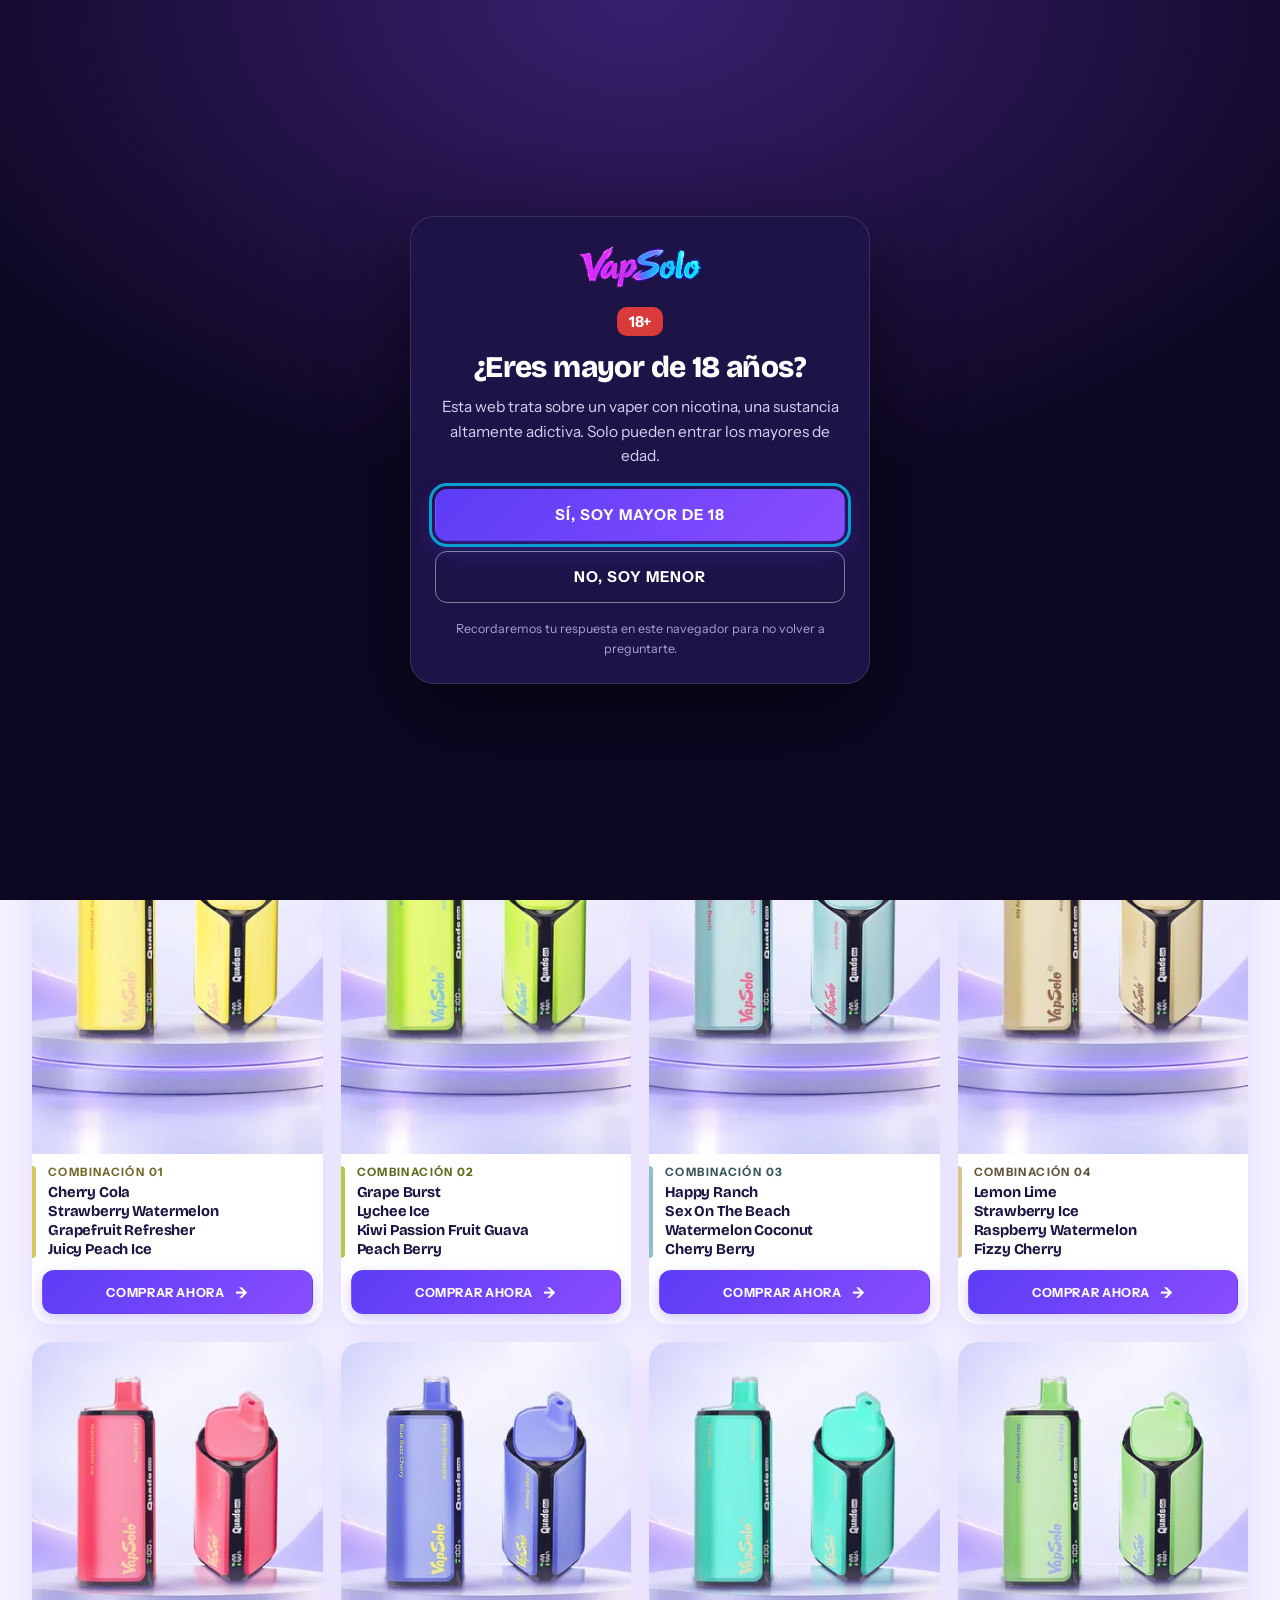
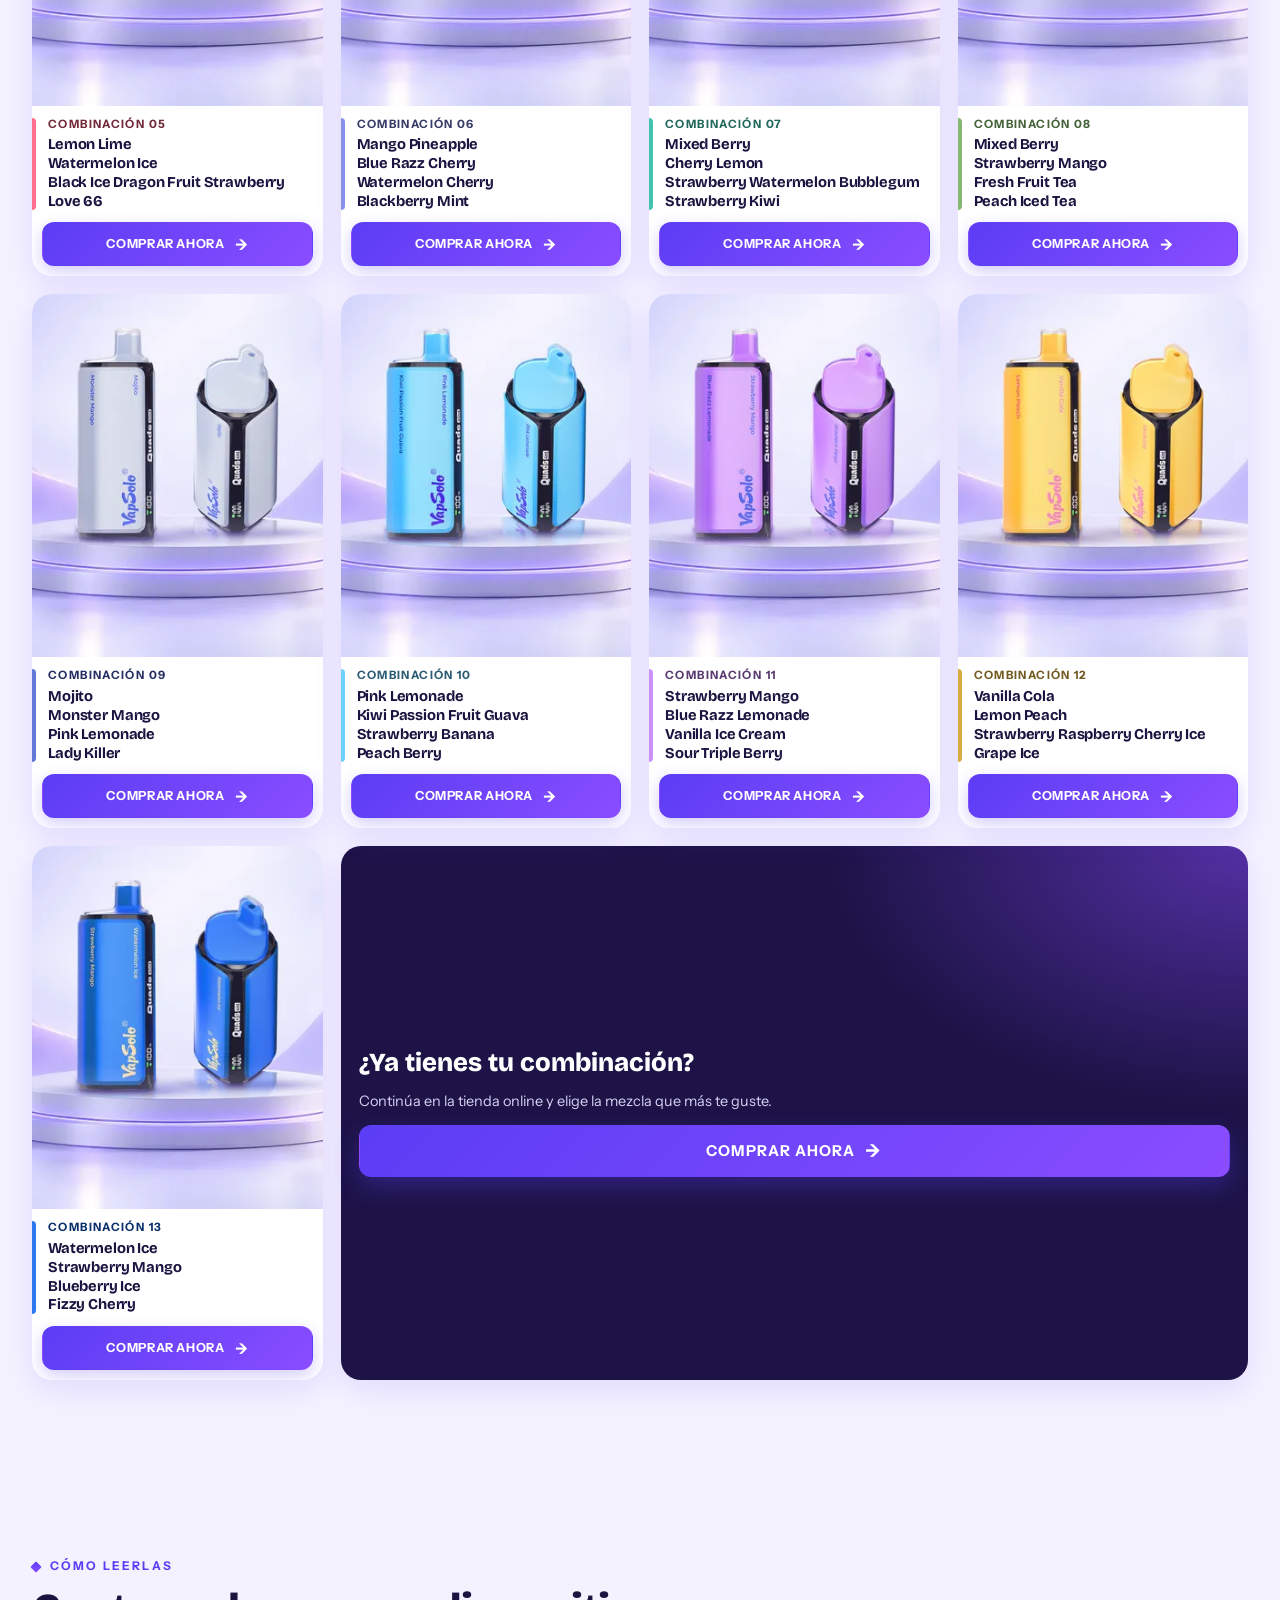
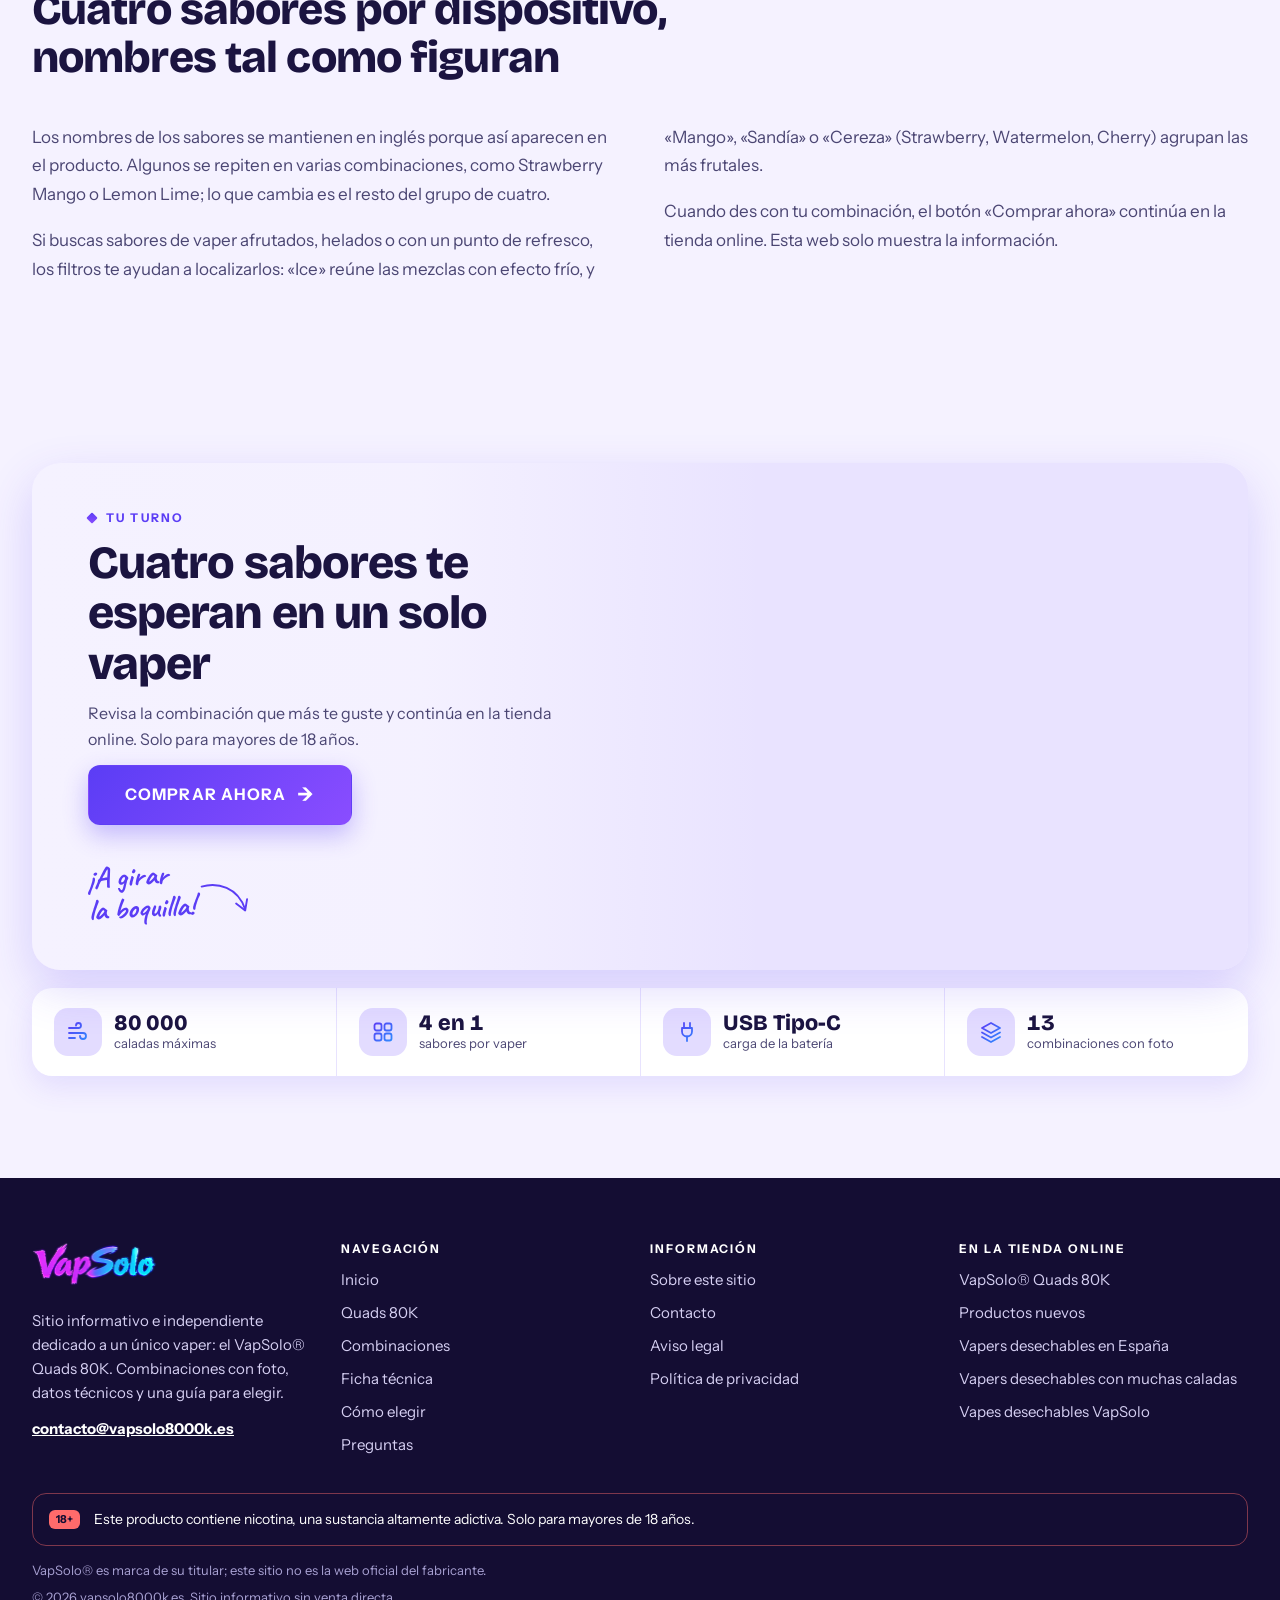
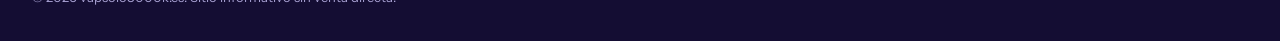
<file: sabores-y-combinaciones/index.html>
<!doctype html>
<html lang="es-ES">
  <head>
    <meta charset="utf-8">
    <meta name="viewport" content="width=device-width, initial-scale=1">
    <title>Sabores de vaper VapSolo® Quads 80K: elige tu mezcla</title>
    <meta name="description" content="Busca entre las 13 combinaciones del VapSolo® Quads 80K con foto. Filtra por sabor (mango, sandía, cereza…) y compara qué cuatro sabores trae cada vaper.">
    <link rel="canonical" href="https://vapsolo8000k.es/sabores-y-combinaciones/">
    <meta name="robots" content="index, follow, max-image-preview:large">
    <meta name="theme-color" content="#140d33">
    <meta property="og:type" content="website">
    <meta property="og:locale" content="es_ES">
    <meta property="og:site_name" content="VapSolo 80K">
    <meta property="og:title" content="Sabores de vaper VapSolo® Quads 80K: elige tu mezcla">
    <meta property="og:description" content="Busca entre las 13 combinaciones del VapSolo® Quads 80K con foto. Filtra por sabor (mango, sandía, cereza…) y compara qué cuatro sabores trae cada vaper.">
    <meta property="og:url" content="https://vapsolo8000k.es/sabores-y-combinaciones/">
    <meta property="og:image" content="https://vapsolo8000k.es/assets/img/og/og.jpg">
    <meta property="og:image:width" content="1200">
    <meta property="og:image:height" content="630">
    <meta property="og:image:alt" content="Dos vapers VapSolo® Quads 80K sobre un podio lavanda">
    <meta name="twitter:card" content="summary_large_image">
    <meta name="twitter:title" content="Sabores de vaper VapSolo® Quads 80K: elige tu mezcla">
    <meta name="twitter:description" content="Busca entre las 13 combinaciones del VapSolo® Quads 80K con foto. Filtra por sabor (mango, sandía, cereza…) y compara qué cuatro sabores trae cada vaper.">
    <meta name="twitter:image" content="https://vapsolo8000k.es/assets/img/og/og.jpg">
    <link rel="icon" href="../favicon.svg" type="image/svg+xml">
    <link rel="icon" href="../favicon-32.png" type="image/png" sizes="32x32">
    <link rel="shortcut icon" href="../favicon.ico">
    <link rel="apple-touch-icon" href="../apple-touch-icon.png">
    <link rel="stylesheet" href="../assets/css/style.css">
    <link rel="stylesheet" href="../assets/css/sets.css">
    <script src="../assets/js/age.js"></script>
    <script src="../assets/js/app.js" defer></script>
  </head>
  <body>
    <div class="agegate" role="dialog" aria-modal="true" aria-labelledby="agegate-title"
      aria-describedby="agegate-text" data-agegate>
      <div class="agegate__box">
        <img src="../assets/img/logo-88.webp" width="250" height="88" alt="VapSolo"
          class="agegate__logo">
        <span class="age__badge agegate__badge">18+</span>
        <p class="agegate__title" id="agegate-title">¿Eres mayor de 18 años?</p>
        <p class="agegate__text" id="agegate-text">
          Esta web trata sobre un vaper con nicotina, una sustancia altamente adictiva. Solo pueden
          entrar los mayores de edad.
        </p>
        <div class="agegate__act">
          <button type="button" class="btn" data-age-yes>Sí, soy mayor de 18</button>
          <a class="btn btn--ghost" href="https://www.google.com/" data-age-no>No, soy menor</a>
        </div>
        <p class="agegate__fine">
          Recordaremos tu respuesta en este navegador para no volver a preguntarte.
        </p>
      </div>
    </div>
    <svg class="sprite" width="0" height="0" aria-hidden="true" focusable="false">
      <defs>
        <linearGradient id="gv" gradientUnits="userSpaceOnUse" x1="3" y1="3" x2="21" y2="21">
        <stop offset="0" stop-color="#5b3df5"/><stop offset="1" stop-color="#2f8bff"/>
        </linearGradient>
        <symbol id="i-puff" viewBox="0 0 24 24"><path d="M3 8h9.5a2.5 2.5 0 1 0-2.5-2.5"/>
        <path d="M3 13h14a3 3 0 1 1-3 3"/><path d="M3 18h6"/></symbol>
        <symbol id="i-grid4" viewBox="0 0 24 24"><rect x="3.5" y="3.5" width="7" height="7" rx="2"/>
        <rect x="13.5" y="3.5" width="7" height="7" rx="2"/>
        <rect x="3.5" y="13.5" width="7" height="7" rx="2"/>
        <rect x="13.5" y="13.5" width="7" height="7" rx="2"/></symbol>
        <symbol id="i-drop" viewBox="0 0 24 24">
        <path d="M12 3c3.6 4.2 6 7.2 6 10.3a6 6 0 0 1-12 0C6 10.2 8.4 7.2 12 3z"/></symbol>
        <symbol id="i-coil" viewBox="0 0 24 24"><path d="M2.5 12h4l2.2-6 3.3 12 3.3-12 2.2 6h4"/>
        </symbol>
        <symbol id="i-battery" viewBox="0 0 24 24">
        <rect x="2.5" y="7" width="16" height="10" rx="2.5"/><path d="M21.5 10.5v3"/>
        <path d="M6 10.5v3M9.5 10.5v3"/></symbol>
        <symbol id="i-usb" viewBox="0 0 24 24"><path d="M9 3v5M15 3v5"/>
        <path d="M7 8h10v3.5a5 5 0 0 1-10 0z"/><path d="M12 16.5V21"/></symbol>
        <symbol id="i-ruler" viewBox="0 0 24 24"><path d="M3.5 16.5 16.5 3.5l4 4-13 13z"/>
        <path d="m7 13 2 2M10 10l2 2M13 7l2 2"/></symbol>
        <symbol id="i-flask" viewBox="0 0 24 24">
        <path d="M9 3h6M10 3v6l-5 9a2 2 0 0 0 1.8 3h10.4a2 2 0 0 0 1.8-3l-5-9V3"/>
        <path d="M7.5 15h9"/></symbol>
        <symbol id="i-layers" viewBox="0 0 24 24"><path d="m12 3 9 5-9 5-9-5z"/>
        <path d="m3 12.5 9 5 9-5"/><path d="m3 17 9 5 9-5"/></symbol>
        <symbol id="i-rotate" viewBox="0 0 24 24"><path d="M20 12a8 8 0 1 1-2.6-5.9"/>
        <path d="M20 4v4.5h-4.5"/></symbol>
        <symbol id="i-recycle" viewBox="0 0 24 24"><path d="M5 19c0-8 5-14 15-14 0 10-6 15-14 15z"/>
        <path d="m5 19 8-8"/></symbol>
        <symbol id="i-bolt" viewBox="0 0 24 24"><path d="M13 2.5 4.5 14H11l-1 7.5L19.5 10H13z"/>
        </symbol>
        <symbol id="i-check" viewBox="0 0 24 24"><path d="m4.5 12.5 5 5L19.5 7"/></symbol>
        <symbol id="i-mail" viewBox="0 0 24 24">
        <rect x="3" y="5.5" width="18" height="13" rx="2.5"/><path d="m3.5 7.5 8.5 6.5 8.5-6.5"/>
        </symbol>
        <symbol id="i-arrow" viewBox="0 0 24 24"><path d="M4.5 12h15M13.5 6l6 6-6 6"/></symbol>
        <symbol id="i-menu" viewBox="0 0 24 24"><path d="M4 7h16M4 12h16M4 17h16"/></symbol>
        <symbol id="i-close" viewBox="0 0 24 24"><path d="M6 6l12 12M18 6 6 18"/></symbol>
        <symbol id="i-search" viewBox="0 0 24 24"><circle cx="11" cy="11" r="6.5"/>
        <path d="m20 20-4.2-4.2"/></symbol>
        <symbol id="i-shield" viewBox="0 0 24 24">
        <path d="M12 3 20 6v6c0 4.8-3.4 7.8-8 9-4.6-1.2-8-4.2-8-9V6z"/><path d="M12 8v5M12 16v.2"/>
        </symbol>
        <symbol id="i-info" viewBox="0 0 24 24"><circle cx="12" cy="12" r="9"/>
        <path d="M12 11v5.5M12 7.6v.2"/></symbol>
        <symbol id="i-chev-l" viewBox="0 0 24 24"><path d="m14.5 5.5-6.5 6.5 6.5 6.5"/></symbol>
        <symbol id="i-chev-r" viewBox="0 0 24 24"><path d="m9.5 5.5 6.5 6.5-6.5 6.5"/></symbol>
        <symbol id="i-chev-d" viewBox="0 0 24 24"><path d="m5.5 9.5 6.5 6.5 6.5-6.5"/></symbol>
        <symbol id="i-doc" viewBox="0 0 24 24"><path d="M6 3h8l4 4v14H6z"/>
        <path d="M14 3v4h4M9 12h6M9 16h6"/></symbol>
      </defs>
    </svg>
    <a class="skip" href="#main">Saltar al contenido</a>
    <div class="top">
      <div class="age" role="note">
        <div class="wrap age__in">
          <span class="age__badge">18+</span>
          <span class="age__short">Contiene nicotina. Solo adultos.</span>
          <span class="age__long">Este producto contiene nicotina, una sustancia altamente adictiva.
            Solo para mayores de 18 años.</span>
        </div>
      </div>
      <header class="hdr">
        <div class="wrap hdr__in">
          <a class="brand" href="../index.html" aria-label="VapSolo, ir al inicio"><img
            src="../assets/img/logo-44.webp" srcset="../assets/img/logo-88.webp 2x" width="125"
            height="44" alt="VapSolo" class="brand__img"></a>
          <div class="hdr__nav">
            <nav class="menu menu--bar" aria-label="Principal">
              <a class="menu__link" href="../index.html">Inicio</a>
              <a class="menu__link" href="../vapsolo-quads-80k/index.html">Quads 80K</a>
              <a class="menu__link" href="../sabores-y-combinaciones/index.html"
                aria-current="page">Combinaciones</a>
              <a class="menu__link" href="../datos-tecnicos/index.html">Ficha técnica</a>
              <a class="menu__link" href="../guia-vaper-desechable/index.html">Cómo elegir</a>
              <a class="menu__link" href="../dudas-frecuentes/index.html">Preguntas</a>
            </nav>
          </div>
          <a class="btn btn--sm hdr__cta"
            href="https://elvapero.es/products/vapsolo-quads-80k-caladas-80000" target="_blank"
            rel="noopener">Comprar ahora<span class="sr-only"> (se abre en una pestaña
            nueva)</span><span class="btn__ar" aria-hidden="true">→</span></a>
          <button type="button" class="burger" aria-controls="drawer" aria-expanded="false" data-open>
            <svg class="ico ico--lg" width="26" height="26" aria-hidden="true" focusable="false">
            <use href="#i-menu"></use></svg>
            <span class="sr-only">Abrir el menú</span>
          </button>
        </div>
      </header>
    </div>
    <div class="drawer" id="drawer" data-drawer>
      <div class="drawer__head">
        <a class="brand" href="../index.html" aria-label="VapSolo, ir al inicio"><img
          src="../assets/img/logo-44.webp" srcset="../assets/img/logo-88.webp 2x" width="125"
          height="44" alt="VapSolo" class="brand__img"></a>
        <button type="button" class="drawer__close" data-close>
          <svg class="ico ico--lg" width="26" height="26" aria-hidden="true" focusable="false">
          <use href="#i-close"></use></svg>
          <span class="sr-only">Cerrar el menú</span>
        </button>
      </div>
      <nav class="menu" aria-label="Principal">
        <a class="menu__link" href="../index.html">Inicio</a>
        <a class="menu__link" href="../vapsolo-quads-80k/index.html">Quads 80K</a>
        <a class="menu__link" href="../sabores-y-combinaciones/index.html"
          aria-current="page">Combinaciones</a>
        <a class="menu__link" href="../datos-tecnicos/index.html">Ficha técnica</a>
        <a class="menu__link" href="../guia-vaper-desechable/index.html">Cómo elegir</a>
        <a class="menu__link" href="../dudas-frecuentes/index.html">Preguntas</a>
      </nav>
      <a class="btn btn--block drawer__cta"
        href="https://elvapero.es/products/vapsolo-quads-80k-caladas-80000" target="_blank"
        rel="noopener">Comprar ahora<span class="sr-only"> (se abre en una pestaña nueva)</span><span
        class="btn__ar" aria-hidden="true">→</span></a>
      <p class="drawer__age">
        Este producto contiene nicotina, una sustancia altamente adictiva. Solo para mayores de 18
        años.
      </p>
    </div>
    <div class="scrim" data-scrim></div>
    <main id="main">
      <section class="ph">
        <div class="wrap ph__in">
          <nav class="crumbs" aria-label="Migas de pan">
            <ol class="crumbs__list">
              <li><a href="../index.html">Inicio</a></li>
              <li><span aria-current="page">Combinaciones</span></li>
            </ol>
          </nav>
          <p class="eyebrow">Sabores y combinaciones</p>
          <h1 class="ph__t">Sabores de vaper del VapSolo® Quads 80K: encuentra tu mezcla</h1>
          <p class="ph__lead">
            Escribe un sabor o usa los filtros: las 13 combinaciones con foto se ordenan solas. Cada
            dispositivo trae cuatro sabores y una boquilla giratoria.
          </p>
        </div>
      </section>
      <section class="sec sec--flush" data-filter>
        <div class="wrap">
          <div class="tools">
            <form class="search" role="search" method="get" data-search>
              <label class="sr-only" for="q">Buscar un sabor</label>
              <span class="search__ico"><svg class="ico" width="20" height="20" aria-hidden="true"
                focusable="false"><use href="#i-search"></use></svg></span>
              <input type="search" id="q" name="q" class="search__in" placeholder="Busca un sabor" autocomplete="off">
              <button type="button" class="search__clear" hidden data-clear>Quitar filtro</button>
            </form>
            <div class="chips" hidden data-chips>
              <p class="chips__lab" id="chips-lab">Filtra por sabor</p>
              <div class="chips__row" role="group" aria-labelledby="chips-lab">
                <button type="button" class="chip is-on" aria-pressed="true" data-chip="all">
                  Todos
                </button>
                <button type="button" class="chip" aria-pressed="false" data-chip="strawberry">
                  Strawberry
                </button>
                <button type="button" class="chip" aria-pressed="false" data-chip="watermelon">
                  Watermelon
                </button>
                <button type="button" class="chip" aria-pressed="false" data-chip="mango">
                  Mango
                </button>
                <button type="button" class="chip" aria-pressed="false" data-chip="cherry">
                  Cherry
                </button>
                <button type="button" class="chip" aria-pressed="false" data-chip="lemon">
                  Lemon
                </button>
                <button type="button" class="chip" aria-pressed="false" data-chip="peach">
                  Peach
                </button>
                <button type="button" class="chip" aria-pressed="false" data-chip="blue razz">
                  Blue Razz
                </button>
                <button type="button" class="chip" aria-pressed="false" data-chip="kiwi">
                  Kiwi
                </button>
                <button type="button" class="chip" aria-pressed="false" data-chip="ice">Ice</button>
                <button type="button" class="chip" aria-pressed="false" data-chip="vanilla">
                  Vanilla
                </button>
                <button type="button" class="chip" aria-pressed="false" data-chip="mint">
                  Mint
                </button>
                <button type="button" class="chip" aria-pressed="false" data-chip="grape">
                  Grape
                </button>
              </div>
            </div>
            <p class="count" data-count role="status">
              <strong>13 combinaciones</strong> · <strong>43 sabores distintos</strong>
            </p>
          </div>
          <ul class="grid" data-grid>
            <li class="card c01" data-n="1"
              data-find="cherry cola strawberry watermelon grapefruit refresher juicy peach ice">
              <article class="setcard">
                <div class="setcard__cover">
                  <img class="setcard__img"
                  src="../assets/img/products/strawberry-watermelon-cherry-cola-640.webp"
                  srcset="../assets/img/products/strawberry-watermelon-cherry-cola-320.webp 320w, ../assets/img/products/strawberry-watermelon-cherry-cola-640.webp 640w"
                  sizes="(max-width: 719px) 46vw, (max-width: 1099px) 30vw, 290px" width="640"
                  height="800"
                  alt="VapSolo® Quads 80K, combinación 01: Cherry Cola, Strawberry Watermelon, Grapefruit Refresher y Juicy Peach Ice">
                </div>
                <div class="setcard__body">
                  <p class="setcard__label">Combinación 01</p>
                  <h3 class="setcard__name">
                    <span>Cherry Cola</span> <span>Strawberry Watermelon</span> <span>Grapefruit
                    Refresher</span> <span>Juicy Peach Ice</span>
                  </h3>
                </div>
                <a class="btn btn--mini btn--block"
                  href="https://elvapero.es/products/vapsolo-quads-80k-caladas-80000" target="_blank"
                  rel="noopener">Comprar ahora<span class="sr-only"> (se abre en una pestaña
                  nueva)</span><span class="btn__ar" aria-hidden="true">→</span></a>
              </article>
            </li>
            <li class="card c02" data-n="2"
              data-find="grape burst lychee ice kiwi passion fruit guava peach berry">
              <article class="setcard">
                <div class="setcard__cover">
                  <img class="setcard__img"
                  src="../assets/img/products/lychee-ice-grape-burst-640.webp"
                  srcset="../assets/img/products/lychee-ice-grape-burst-320.webp 320w, ../assets/img/products/lychee-ice-grape-burst-640.webp 640w"
                  sizes="(max-width: 719px) 46vw, (max-width: 1099px) 30vw, 290px" width="640"
                  height="800"
                  alt="VapSolo® Quads 80K, combinación 02: Grape Burst, Lychee Ice, Kiwi Passion Fruit Guava y Peach Berry">
                </div>
                <div class="setcard__body">
                  <p class="setcard__label">Combinación 02</p>
                  <h3 class="setcard__name">
                    <span>Grape Burst</span> <span>Lychee Ice</span> <span>Kiwi Passion Fruit
                    Guava</span> <span>Peach Berry</span>
                  </h3>
                </div>
                <a class="btn btn--mini btn--block"
                  href="https://elvapero.es/products/vapsolo-quads-80k-caladas-80000" target="_blank"
                  rel="noopener">Comprar ahora<span class="sr-only"> (se abre en una pestaña
                  nueva)</span><span class="btn__ar" aria-hidden="true">→</span></a>
              </article>
            </li>
            <li class="card c03" data-n="3"
              data-find="happy ranch sex on the beach watermelon coconut cherry berry">
              <article class="setcard">
                <div class="setcard__cover">
                  <img class="setcard__img"
                  src="../assets/img/products/sex-on-the-beach-happy-ranch-640.webp"
                  srcset="../assets/img/products/sex-on-the-beach-happy-ranch-320.webp 320w, ../assets/img/products/sex-on-the-beach-happy-ranch-640.webp 640w"
                  sizes="(max-width: 719px) 46vw, (max-width: 1099px) 30vw, 290px" width="640"
                  height="800"
                  alt="VapSolo® Quads 80K, combinación 03: Happy Ranch, Sex On The Beach, Watermelon Coconut y Cherry Berry">
                </div>
                <div class="setcard__body">
                  <p class="setcard__label">Combinación 03</p>
                  <h3 class="setcard__name">
                    <span>Happy Ranch</span> <span>Sex On The Beach</span> <span>Watermelon
                    Coconut</span> <span>Cherry Berry</span>
                  </h3>
                </div>
                <a class="btn btn--mini btn--block"
                  href="https://elvapero.es/products/vapsolo-quads-80k-caladas-80000" target="_blank"
                  rel="noopener">Comprar ahora<span class="sr-only"> (se abre en una pestaña
                  nueva)</span><span class="btn__ar" aria-hidden="true">→</span></a>
              </article>
            </li>
            <li class="card c04" data-n="4"
              data-find="lemon lime strawberry ice raspberry watermelon fizzy cherry">
              <article class="setcard">
                <div class="setcard__cover">
                  <img class="setcard__img"
                  src="../assets/img/products/strawberry-ice-lemon-lime-640.webp"
                  srcset="../assets/img/products/strawberry-ice-lemon-lime-320.webp 320w, ../assets/img/products/strawberry-ice-lemon-lime-640.webp 640w"
                  sizes="(max-width: 719px) 46vw, (max-width: 1099px) 30vw, 290px" width="640"
                  height="800"
                  alt="VapSolo® Quads 80K, combinación 04: Lemon Lime, Strawberry Ice, Raspberry Watermelon y Fizzy Cherry">
                </div>
                <div class="setcard__body">
                  <p class="setcard__label">Combinación 04</p>
                  <h3 class="setcard__name">
                    <span>Lemon Lime</span> <span>Strawberry Ice</span> <span>Raspberry
                    Watermelon</span> <span>Fizzy Cherry</span>
                  </h3>
                </div>
                <a class="btn btn--mini btn--block"
                  href="https://elvapero.es/products/vapsolo-quads-80k-caladas-80000" target="_blank"
                  rel="noopener">Comprar ahora<span class="sr-only"> (se abre en una pestaña
                  nueva)</span><span class="btn__ar" aria-hidden="true">→</span></a>
              </article>
            </li>
            <li class="card c05" data-n="5"
              data-find="lemon lime watermelon ice black ice dragon fruit strawberry love 66">
              <article class="setcard">
                <div class="setcard__cover">
                  <img class="setcard__img"
                  src="../assets/img/products/watermelon-ice-lemon-lime-640.webp"
                  srcset="../assets/img/products/watermelon-ice-lemon-lime-320.webp 320w, ../assets/img/products/watermelon-ice-lemon-lime-640.webp 640w"
                  sizes="(max-width: 719px) 46vw, (max-width: 1099px) 30vw, 290px" width="640"
                  height="800"
                  alt="VapSolo® Quads 80K, combinación 05: Lemon Lime, Watermelon Ice, Black Ice Dragon Fruit Strawberry y Love 66"
                  loading="lazy" decoding="async">
                </div>
                <div class="setcard__body">
                  <p class="setcard__label">Combinación 05</p>
                  <h3 class="setcard__name">
                    <span>Lemon Lime</span> <span>Watermelon Ice</span> <span>Black Ice Dragon Fruit
                    Strawberry</span> <span>Love 66</span>
                  </h3>
                </div>
                <a class="btn btn--mini btn--block"
                  href="https://elvapero.es/products/vapsolo-quads-80k-caladas-80000" target="_blank"
                  rel="noopener">Comprar ahora<span class="sr-only"> (se abre en una pestaña
                  nueva)</span><span class="btn__ar" aria-hidden="true">→</span></a>
              </article>
            </li>
            <li class="card c06" data-n="6"
              data-find="mango pineapple blue razz cherry watermelon cherry blackberry mint">
              <article class="setcard">
                <div class="setcard__cover">
                  <img class="setcard__img"
                  src="../assets/img/products/blue-razz-cherry-mango-pineapple-640.webp"
                  srcset="../assets/img/products/blue-razz-cherry-mango-pineapple-320.webp 320w, ../assets/img/products/blue-razz-cherry-mango-pineapple-640.webp 640w"
                  sizes="(max-width: 719px) 46vw, (max-width: 1099px) 30vw, 290px" width="640"
                  height="800"
                  alt="VapSolo® Quads 80K, combinación 06: Mango Pineapple, Blue Razz Cherry, Watermelon Cherry y Blackberry Mint"
                  loading="lazy" decoding="async">
                </div>
                <div class="setcard__body">
                  <p class="setcard__label">Combinación 06</p>
                  <h3 class="setcard__name">
                    <span>Mango Pineapple</span> <span>Blue Razz Cherry</span> <span>Watermelon
                    Cherry</span> <span>Blackberry Mint</span>
                  </h3>
                </div>
                <a class="btn btn--mini btn--block"
                  href="https://elvapero.es/products/vapsolo-quads-80k-caladas-80000" target="_blank"
                  rel="noopener">Comprar ahora<span class="sr-only"> (se abre en una pestaña
                  nueva)</span><span class="btn__ar" aria-hidden="true">→</span></a>
              </article>
            </li>
            <li class="card c07" data-n="7"
              data-find="mixed berry cherry lemon strawberry watermelon bubblegum strawberry kiwi">
              <article class="setcard">
                <div class="setcard__cover">
                  <img class="setcard__img"
                  src="../assets/img/products/cherry-lemon-mixed-berry-640.webp"
                  srcset="../assets/img/products/cherry-lemon-mixed-berry-320.webp 320w, ../assets/img/products/cherry-lemon-mixed-berry-640.webp 640w"
                  sizes="(max-width: 719px) 46vw, (max-width: 1099px) 30vw, 290px" width="640"
                  height="800"
                  alt="VapSolo® Quads 80K, combinación 07: Mixed Berry, Cherry Lemon, Strawberry Watermelon Bubblegum y Strawberry Kiwi"
                  loading="lazy" decoding="async">
                </div>
                <div class="setcard__body">
                  <p class="setcard__label">Combinación 07</p>
                  <h3 class="setcard__name">
                    <span>Mixed Berry</span> <span>Cherry Lemon</span> <span>Strawberry Watermelon
                    Bubblegum</span> <span>Strawberry Kiwi</span>
                  </h3>
                </div>
                <a class="btn btn--mini btn--block"
                  href="https://elvapero.es/products/vapsolo-quads-80k-caladas-80000" target="_blank"
                  rel="noopener">Comprar ahora<span class="sr-only"> (se abre en una pestaña
                  nueva)</span><span class="btn__ar" aria-hidden="true">→</span></a>
              </article>
            </li>
            <li class="card c08" data-n="8"
              data-find="mixed berry strawberry mango fresh fruit tea peach iced tea">
              <article class="setcard">
                <div class="setcard__cover">
                  <img class="setcard__img"
                  src="../assets/img/products/strawberry-mango-mixed-berry-640.webp"
                  srcset="../assets/img/products/strawberry-mango-mixed-berry-320.webp 320w, ../assets/img/products/strawberry-mango-mixed-berry-640.webp 640w"
                  sizes="(max-width: 719px) 46vw, (max-width: 1099px) 30vw, 290px" width="640"
                  height="800"
                  alt="VapSolo® Quads 80K, combinación 08: Mixed Berry, Strawberry Mango, Fresh Fruit Tea y Peach Iced Tea"
                  loading="lazy" decoding="async">
                </div>
                <div class="setcard__body">
                  <p class="setcard__label">Combinación 08</p>
                  <h3 class="setcard__name">
                    <span>Mixed Berry</span> <span>Strawberry Mango</span> <span>Fresh Fruit
                    Tea</span> <span>Peach Iced Tea</span>
                  </h3>
                </div>
                <a class="btn btn--mini btn--block"
                  href="https://elvapero.es/products/vapsolo-quads-80k-caladas-80000" target="_blank"
                  rel="noopener">Comprar ahora<span class="sr-only"> (se abre en una pestaña
                  nueva)</span><span class="btn__ar" aria-hidden="true">→</span></a>
              </article>
            </li>
            <li class="card c09" data-n="9" data-find="mojito monster mango pink lemonade lady killer">
              <article class="setcard">
                <div class="setcard__cover">
                  <img class="setcard__img"
                  src="../assets/img/products/monster-mango-mojito-640.webp"
                  srcset="../assets/img/products/monster-mango-mojito-320.webp 320w, ../assets/img/products/monster-mango-mojito-640.webp 640w"
                  sizes="(max-width: 719px) 46vw, (max-width: 1099px) 30vw, 290px" width="640"
                  height="800"
                  alt="VapSolo® Quads 80K, combinación 09: Mojito, Monster Mango, Pink Lemonade y Lady Killer"
                  loading="lazy" decoding="async">
                </div>
                <div class="setcard__body">
                  <p class="setcard__label">Combinación 09</p>
                  <h3 class="setcard__name">
                    <span>Mojito</span> <span>Monster Mango</span> <span>Pink Lemonade</span>
                    <span>Lady Killer</span>
                  </h3>
                </div>
                <a class="btn btn--mini btn--block"
                  href="https://elvapero.es/products/vapsolo-quads-80k-caladas-80000" target="_blank"
                  rel="noopener">Comprar ahora<span class="sr-only"> (se abre en una pestaña
                  nueva)</span><span class="btn__ar" aria-hidden="true">→</span></a>
              </article>
            </li>
            <li class="card c10" data-n="10"
              data-find="pink lemonade kiwi passion fruit guava strawberry banana peach berry">
              <article class="setcard">
                <div class="setcard__cover">
                  <img class="setcard__img"
                  src="../assets/img/products/kiwi-passion-fruit-guava-pink-lemonade-640.webp"
                  srcset="../assets/img/products/kiwi-passion-fruit-guava-pink-lemonade-320.webp 320w, ../assets/img/products/kiwi-passion-fruit-guava-pink-lemonade-640.webp 640w"
                  sizes="(max-width: 719px) 46vw, (max-width: 1099px) 30vw, 290px" width="640"
                  height="800"
                  alt="VapSolo® Quads 80K, combinación 10: Pink Lemonade, Kiwi Passion Fruit Guava, Strawberry Banana y Peach Berry"
                  loading="lazy" decoding="async">
                </div>
                <div class="setcard__body">
                  <p class="setcard__label">Combinación 10</p>
                  <h3 class="setcard__name">
                    <span>Pink Lemonade</span> <span>Kiwi Passion Fruit Guava</span>
                    <span>Strawberry Banana</span> <span>Peach Berry</span>
                  </h3>
                </div>
                <a class="btn btn--mini btn--block"
                  href="https://elvapero.es/products/vapsolo-quads-80k-caladas-80000" target="_blank"
                  rel="noopener">Comprar ahora<span class="sr-only"> (se abre en una pestaña
                  nueva)</span><span class="btn__ar" aria-hidden="true">→</span></a>
              </article>
            </li>
            <li class="card c11" data-n="11"
              data-find="strawberry mango blue razz lemonade vanilla ice cream sour triple berry">
              <article class="setcard">
                <div class="setcard__cover">
                  <img class="setcard__img"
                  src="../assets/img/products/blue-razz-lemonade-strawberry-mango-640.webp"
                  srcset="../assets/img/products/blue-razz-lemonade-strawberry-mango-320.webp 320w, ../assets/img/products/blue-razz-lemonade-strawberry-mango-640.webp 640w"
                  sizes="(max-width: 719px) 46vw, (max-width: 1099px) 30vw, 290px" width="640"
                  height="800"
                  alt="VapSolo® Quads 80K, combinación 11: Strawberry Mango, Blue Razz Lemonade, Vanilla Ice Cream y Sour Triple Berry"
                  loading="lazy" decoding="async">
                </div>
                <div class="setcard__body">
                  <p class="setcard__label">Combinación 11</p>
                  <h3 class="setcard__name">
                    <span>Strawberry Mango</span> <span>Blue Razz Lemonade</span> <span>Vanilla Ice
                    Cream</span> <span>Sour Triple Berry</span>
                  </h3>
                </div>
                <a class="btn btn--mini btn--block"
                  href="https://elvapero.es/products/vapsolo-quads-80k-caladas-80000" target="_blank"
                  rel="noopener">Comprar ahora<span class="sr-only"> (se abre en una pestaña
                  nueva)</span><span class="btn__ar" aria-hidden="true">→</span></a>
              </article>
            </li>
            <li class="card c12" data-n="12"
              data-find="vanilla cola lemon peach strawberry raspberry cherry ice grape ice">
              <article class="setcard">
                <div class="setcard__cover">
                  <img class="setcard__img"
                  src="../assets/img/products/lemon-peach-vanilla-cola-640.webp"
                  srcset="../assets/img/products/lemon-peach-vanilla-cola-320.webp 320w, ../assets/img/products/lemon-peach-vanilla-cola-640.webp 640w"
                  sizes="(max-width: 719px) 46vw, (max-width: 1099px) 30vw, 290px" width="640"
                  height="800"
                  alt="VapSolo® Quads 80K, combinación 12: Vanilla Cola, Lemon Peach, Strawberry Raspberry Cherry Ice y Grape Ice"
                  loading="lazy" decoding="async">
                </div>
                <div class="setcard__body">
                  <p class="setcard__label">Combinación 12</p>
                  <h3 class="setcard__name">
                    <span>Vanilla Cola</span> <span>Lemon Peach</span> <span>Strawberry Raspberry
                    Cherry Ice</span> <span>Grape Ice</span>
                  </h3>
                </div>
                <a class="btn btn--mini btn--block"
                  href="https://elvapero.es/products/vapsolo-quads-80k-caladas-80000" target="_blank"
                  rel="noopener">Comprar ahora<span class="sr-only"> (se abre en una pestaña
                  nueva)</span><span class="btn__ar" aria-hidden="true">→</span></a>
              </article>
            </li>
            <li class="card c13" data-n="13"
              data-find="watermelon ice strawberry mango blueberry ice fizzy cherry">
              <article class="setcard">
                <div class="setcard__cover">
                  <img class="setcard__img"
                  src="../assets/img/products/strawberry-mango-watermelon-ice-640.webp"
                  srcset="../assets/img/products/strawberry-mango-watermelon-ice-320.webp 320w, ../assets/img/products/strawberry-mango-watermelon-ice-640.webp 640w"
                  sizes="(max-width: 719px) 46vw, (max-width: 1099px) 30vw, 290px" width="640"
                  height="800"
                  alt="VapSolo® Quads 80K, combinación 13: Watermelon Ice, Strawberry Mango, Blueberry Ice y Fizzy Cherry"
                  loading="lazy" decoding="async">
                </div>
                <div class="setcard__body">
                  <p class="setcard__label">Combinación 13</p>
                  <h3 class="setcard__name">
                    <span>Watermelon Ice</span> <span>Strawberry Mango</span> <span>Blueberry
                    Ice</span> <span>Fizzy Cherry</span>
                  </h3>
                </div>
                <a class="btn btn--mini btn--block"
                  href="https://elvapero.es/products/vapsolo-quads-80k-caladas-80000" target="_blank"
                  rel="noopener">Comprar ahora<span class="sr-only"> (se abre en una pestaña
                  nueva)</span><span class="btn__ar" aria-hidden="true">→</span></a>
              </article>
            </li>
            <li class="card card--cta">
              <div class="ctatile">
                <p class="ctatile__t">¿Ya tienes tu combinación?</p>
                <p class="ctatile__p">
                  Continúa en la tienda online y elige la mezcla que más te guste.
                </p>
                <a class="btn btn--block"
                  href="https://elvapero.es/products/vapsolo-quads-80k-caladas-80000" target="_blank"
                  rel="noopener">Comprar ahora<span class="sr-only"> (se abre en una pestaña
                  nueva)</span><span class="btn__ar" aria-hidden="true">→</span></a>
              </div>
            </li>
          </ul>
          <p class="empty" hidden data-empty>
            No hay combinaciones con ese sabor. Prueba con otro, por ejemplo «mango» o «cereza».
          </p>
        </div>
      </section>
      <section class="sec">
        <div class="wrap">
          <div class="sec__head ">
            <p class="eyebrow">Cómo leerlas</p>
            <h2 class="sec__title">Cuatro sabores por dispositivo, nombres tal como figuran</h2>
          </div>
          <div class="prose prose--cols">
            <p>
              Los nombres de los sabores se mantienen en inglés porque así aparecen en el producto.
              Algunos se repiten en varias combinaciones, como Strawberry Mango o Lemon Lime; lo que
              cambia es el resto del grupo de cuatro.
            </p>
            <p>
              Si buscas sabores de vaper afrutados, helados o con un punto de refresco, los filtros
              te ayudan a localizarlos: «Ice» reúne las mezclas con efecto frío, y «Mango», «Sandía»
              o «Cereza» (Strawberry, Watermelon, Cherry) agrupan las más frutales.
            </p>
            <p>
              Cuando des con tu combinación, el botón «Comprar ahora» continúa en la tienda online.
              Esta web solo muestra la información.
            </p>
          </div>
        </div>
      </section>
      <section class="sec sec--end">
        <div class="wrap">
          <div class="finale">
            <figure class="finale__fig">
              <picture>
                <source media="(max-width: 719px)" srcset="../assets/img/stage/finale-m.webp">
                <img class="finale__img" src="../assets/img/stage/finale-wide.webp" width="1300"
                  height="731" alt="Un par de VapSolo® Quads 80K sobre un podio lavanda"
                  loading="lazy" decoding="async">
              </picture>
            </figure>
            <div class="finale__txt">
              <p class="eyebrow">Tu turno</p>
              <h2 class="finale__t">Cuatro sabores te esperan en un solo vaper</h2>
              <p class="finale__p">
                Revisa la combinación que más te guste y continúa en la tienda online. Solo para
                mayores de 18 años.
              </p>
              <a class="btn btn--lg"
                href="https://elvapero.es/products/vapsolo-quads-80k-caladas-80000" target="_blank"
                rel="noopener">Comprar ahora<span class="sr-only"> (se abre en una pestaña
                nueva)</span><span class="btn__ar" aria-hidden="true">→</span></a>
              <p class="note note--fin" aria-hidden="true">
                <span class="note__t">¡A girar<br>la boquilla!</span>
                <svg class="note__ar" viewBox="0 0 90 64" width="90" height="64" aria-hidden="true" focusable="false">
                <path d="M6 10c26-6 58 4 68 40"/><path d="M60 40l14 12 4-18"/></svg>
              </p>
            </div>
          </div>
          <ul class="plates">
            <li class="plate">
              <span class="plate__ico"><svg class="ico" width="24" height="24" aria-hidden="true"
                focusable="false" stroke="url(#gv)"><use href="#i-puff"></use></svg></span>
              <div class="plate__txt">
                <strong class="plate__num">80 000</strong>
                <span class="plate__lab">caladas máximas</span>
              </div>
            </li>
            <li class="plate">
              <span class="plate__ico"><svg class="ico" width="24" height="24" aria-hidden="true"
                focusable="false" stroke="url(#gv)"><use href="#i-grid4"></use></svg></span>
              <div class="plate__txt">
                <strong class="plate__num">4 en 1</strong>
                <span class="plate__lab">sabores por vaper</span>
              </div>
            </li>
            <li class="plate">
              <span class="plate__ico"><svg class="ico" width="24" height="24" aria-hidden="true"
                focusable="false" stroke="url(#gv)"><use href="#i-usb"></use></svg></span>
              <div class="plate__txt">
                <strong class="plate__num">USB Tipo-C</strong>
                <span class="plate__lab">carga de la batería</span>
              </div>
            </li>
            <li class="plate">
              <span class="plate__ico"><svg class="ico" width="24" height="24" aria-hidden="true"
                focusable="false" stroke="url(#gv)"><use href="#i-layers"></use></svg></span>
              <div class="plate__txt">
                <strong class="plate__num">13</strong>
                <span class="plate__lab">combinaciones con foto</span>
              </div>
            </li>
          </ul>
        </div>
      </section>
    </main>
    <footer class="foot">
      <div class="wrap">
        <div class="foot__grid">
          <div class="foot__col foot__col--brand">
            <a class="brand" href="../index.html" aria-label="VapSolo, ir al inicio"><img
              src="../assets/img/logo-176.webp" width="159" height="56" alt="VapSolo"
              class="brand__img"></a>
            <p class="foot__about">
              Sitio informativo e independiente dedicado a un único vaper: el VapSolo® Quads 80K.
              Combinaciones con foto, datos técnicos y una guía para elegir.
            </p>
            <p>
              <a href="mailto:contacto@vapsolo8000k.es"
              class="foot__mail">contacto@vapsolo8000k.es</a>
            </p>
          </div>
          <div class="foot__col">
            <p class="foot__h">Navegación</p>
            <ul class="foot__list">
              <li><a href="../index.html">Inicio</a></li>
              <li><a href="../vapsolo-quads-80k/index.html">Quads 80K</a></li>
              <li><a href="../sabores-y-combinaciones/index.html">Combinaciones</a></li>
              <li><a href="../datos-tecnicos/index.html">Ficha técnica</a></li>
              <li><a href="../guia-vaper-desechable/index.html">Cómo elegir</a></li>
              <li><a href="../dudas-frecuentes/index.html">Preguntas</a></li>
            </ul>
          </div>
          <div class="foot__col">
            <p class="foot__h">Información</p>
            <ul class="foot__list">
              <li><a href="../sobre-este-sitio/index.html">Sobre este sitio</a></li>
              <li><a href="../contacto/index.html">Contacto</a></li>
              <li><a href="../aviso-legal/index.html">Aviso legal</a></li>
              <li><a href="../politica-de-privacidad/index.html">Política de privacidad</a></li>
            </ul>
          </div>
          <div class="foot__col">
            <p class="foot__h">En la tienda online</p>
            <ul class="foot__list">
              <li>
                <a href="https://elvapero.es/products/vapsolo-quads-80k-caladas-80000"
                target="_blank" rel="noopener">VapSolo® Quads 80K<span class="sr-only"> (se abre en
                una pestaña nueva)</span></a>
              </li>
              <li>
                <a href="https://elvapero.es/collections/productos-nuevos" target="_blank"
                rel="noopener">Productos nuevos<span class="sr-only"> (se abre en una pestaña
                nueva)</span></a>
              </li>
              <li>
                <a href="https://elvapero.es/collections/vapers-desechables-espana" target="_blank"
                rel="noopener">Vapers desechables en España<span class="sr-only"> (se abre en una
                pestaña nueva)</span></a>
              </li>
              <li>
                <a href="https://elvapero.es/collections/vapers-desechables-muchas-caladas"
                target="_blank" rel="noopener">Vapers desechables con muchas caladas<span
                class="sr-only"> (se abre en una pestaña nueva)</span></a>
              </li>
              <li>
                <a href="https://elvapero.es/collections/vapsolo-vapes-desechables" target="_blank"
                rel="noopener">Vapes desechables VapSolo<span class="sr-only"> (se abre en una
                pestaña nueva)</span></a>
              </li>
            </ul>
          </div>
        </div>
        <div class="foot__warn">
          <span class="age__badge">18+</span>
          <p>
            Este producto contiene nicotina, una sustancia altamente adictiva. Solo para mayores de
            18 años.
          </p>
        </div>
        <p class="foot__legal">
          VapSolo® es marca de su titular; este sitio no es la web oficial del fabricante.
        </p>
        <p class="foot__legal">© 2026 vapsolo8000k.es. Sitio informativo sin venta directa.</p>
      </div>
    </footer>
    <div class="dock">
      <a class="btn btn--ghost-dark btn--sm"
        href="../sabores-y-combinaciones/index.html">Combinaciones</a>
      <a class="btn btn--sm" href="https://elvapero.es/products/vapsolo-quads-80k-caladas-80000"
        target="_blank" rel="noopener">Comprar ahora<span class="sr-only"> (se abre en una pestaña
        nueva)</span><span class="btn__ar" aria-hidden="true">→</span></a>
    </div>
    <script type="application/ld+json">
      {
        "@context": "https://schema.org",
        "@graph": [
          {
            "@type": "Organization",
            "@id": "https://vapsolo8000k.es/#organization",
            "name": "VapSolo 80K",
            "url": "https://vapsolo8000k.es/",
            "email": "contacto@vapsolo8000k.es",
            "logo": {
              "@type": "ImageObject",
              "url": "https://vapsolo8000k.es/assets/img/logo-176.webp",
              "width": 501,
              "height": 176
            }
          },
          {
            "@type": "WebSite",
            "@id": "https://vapsolo8000k.es/#website",
            "url": "https://vapsolo8000k.es/",
            "name": "VapSolo 80K",
            "inLanguage": "es-ES",
            "description": "Sitio informativo sobre el VapSolo® Quads 80K: combinaciones, datos técnicos y guía.",
            "publisher": {
              "@id": "https://vapsolo8000k.es/#organization"
            }
          },
          {
            "@type": "CollectionPage",
            "@id": "https://vapsolo8000k.es/sabores-y-combinaciones/#webpage",
            "url": "https://vapsolo8000k.es/sabores-y-combinaciones/",
            "name": "Sabores de vaper VapSolo® Quads 80K: elige tu mezcla",
            "description": "Busca entre las 13 combinaciones del VapSolo® Quads 80K con foto. Filtra por sabor (mango, sandía, cereza…) y compara qué cuatro sabores trae cada vaper.",
            "inLanguage": "es-ES",
            "isPartOf": {
              "@id": "https://vapsolo8000k.es/#website"
            },
            "breadcrumb": {
              "@id": "https://vapsolo8000k.es/sabores-y-combinaciones/#breadcrumb"
            },
            "mainEntity": {
              "@type": "ItemList",
              "name": "Combinaciones del VapSolo® Quads 80K",
              "numberOfItems": 13,
              "itemListElement": [
                {
                  "@type": "ListItem",
                  "position": 1,
                  "name": "Combinación 01: Cherry Cola, Strawberry Watermelon, Grapefruit Refresher, Juicy Peach Ice"
                },
                {
                  "@type": "ListItem",
                  "position": 2,
                  "name": "Combinación 02: Grape Burst, Lychee Ice, Kiwi Passion Fruit Guava, Peach Berry"
                },
                {
                  "@type": "ListItem",
                  "position": 3,
                  "name": "Combinación 03: Happy Ranch, Sex On The Beach, Watermelon Coconut, Cherry Berry"
                },
                {
                  "@type": "ListItem",
                  "position": 4,
                  "name": "Combinación 04: Lemon Lime, Strawberry Ice, Raspberry Watermelon, Fizzy Cherry"
                },
                {
                  "@type": "ListItem",
                  "position": 5,
                  "name": "Combinación 05: Lemon Lime, Watermelon Ice, Black Ice Dragon Fruit Strawberry, Love 66"
                },
                {
                  "@type": "ListItem",
                  "position": 6,
                  "name": "Combinación 06: Mango Pineapple, Blue Razz Cherry, Watermelon Cherry, Blackberry Mint"
                },
                {
                  "@type": "ListItem",
                  "position": 7,
                  "name": "Combinación 07: Mixed Berry, Cherry Lemon, Strawberry Watermelon Bubblegum, Strawberry Kiwi"
                },
                {
                  "@type": "ListItem",
                  "position": 8,
                  "name": "Combinación 08: Mixed Berry, Strawberry Mango, Fresh Fruit Tea, Peach Iced Tea"
                },
                {
                  "@type": "ListItem",
                  "position": 9,
                  "name": "Combinación 09: Mojito, Monster Mango, Pink Lemonade, Lady Killer"
                },
                {
                  "@type": "ListItem",
                  "position": 10,
                  "name": "Combinación 10: Pink Lemonade, Kiwi Passion Fruit Guava, Strawberry Banana, Peach Berry"
                },
                {
                  "@type": "ListItem",
                  "position": 11,
                  "name": "Combinación 11: Strawberry Mango, Blue Razz Lemonade, Vanilla Ice Cream, Sour Triple Berry"
                },
                {
                  "@type": "ListItem",
                  "position": 12,
                  "name": "Combinación 12: Vanilla Cola, Lemon Peach, Strawberry Raspberry Cherry Ice, Grape Ice"
                },
                {
                  "@type": "ListItem",
                  "position": 13,
                  "name": "Combinación 13: Watermelon Ice, Strawberry Mango, Blueberry Ice, Fizzy Cherry"
                }
              ]
            }
          },
          {
            "@type": "BreadcrumbList",
            "@id": "https://vapsolo8000k.es/sabores-y-combinaciones/#breadcrumb",
            "itemListElement": [
              {
                "@type": "ListItem",
                "position": 1,
                "name": "Inicio",
                "item": "https://vapsolo8000k.es/"
              },
              {
                "@type": "ListItem",
                "position": 2,
                "name": "Combinaciones",
                "item": "https://vapsolo8000k.es/sabores-y-combinaciones/"
              }
            ]
          }
        ]
      }
    </script>
  </body>
</html>
</file>
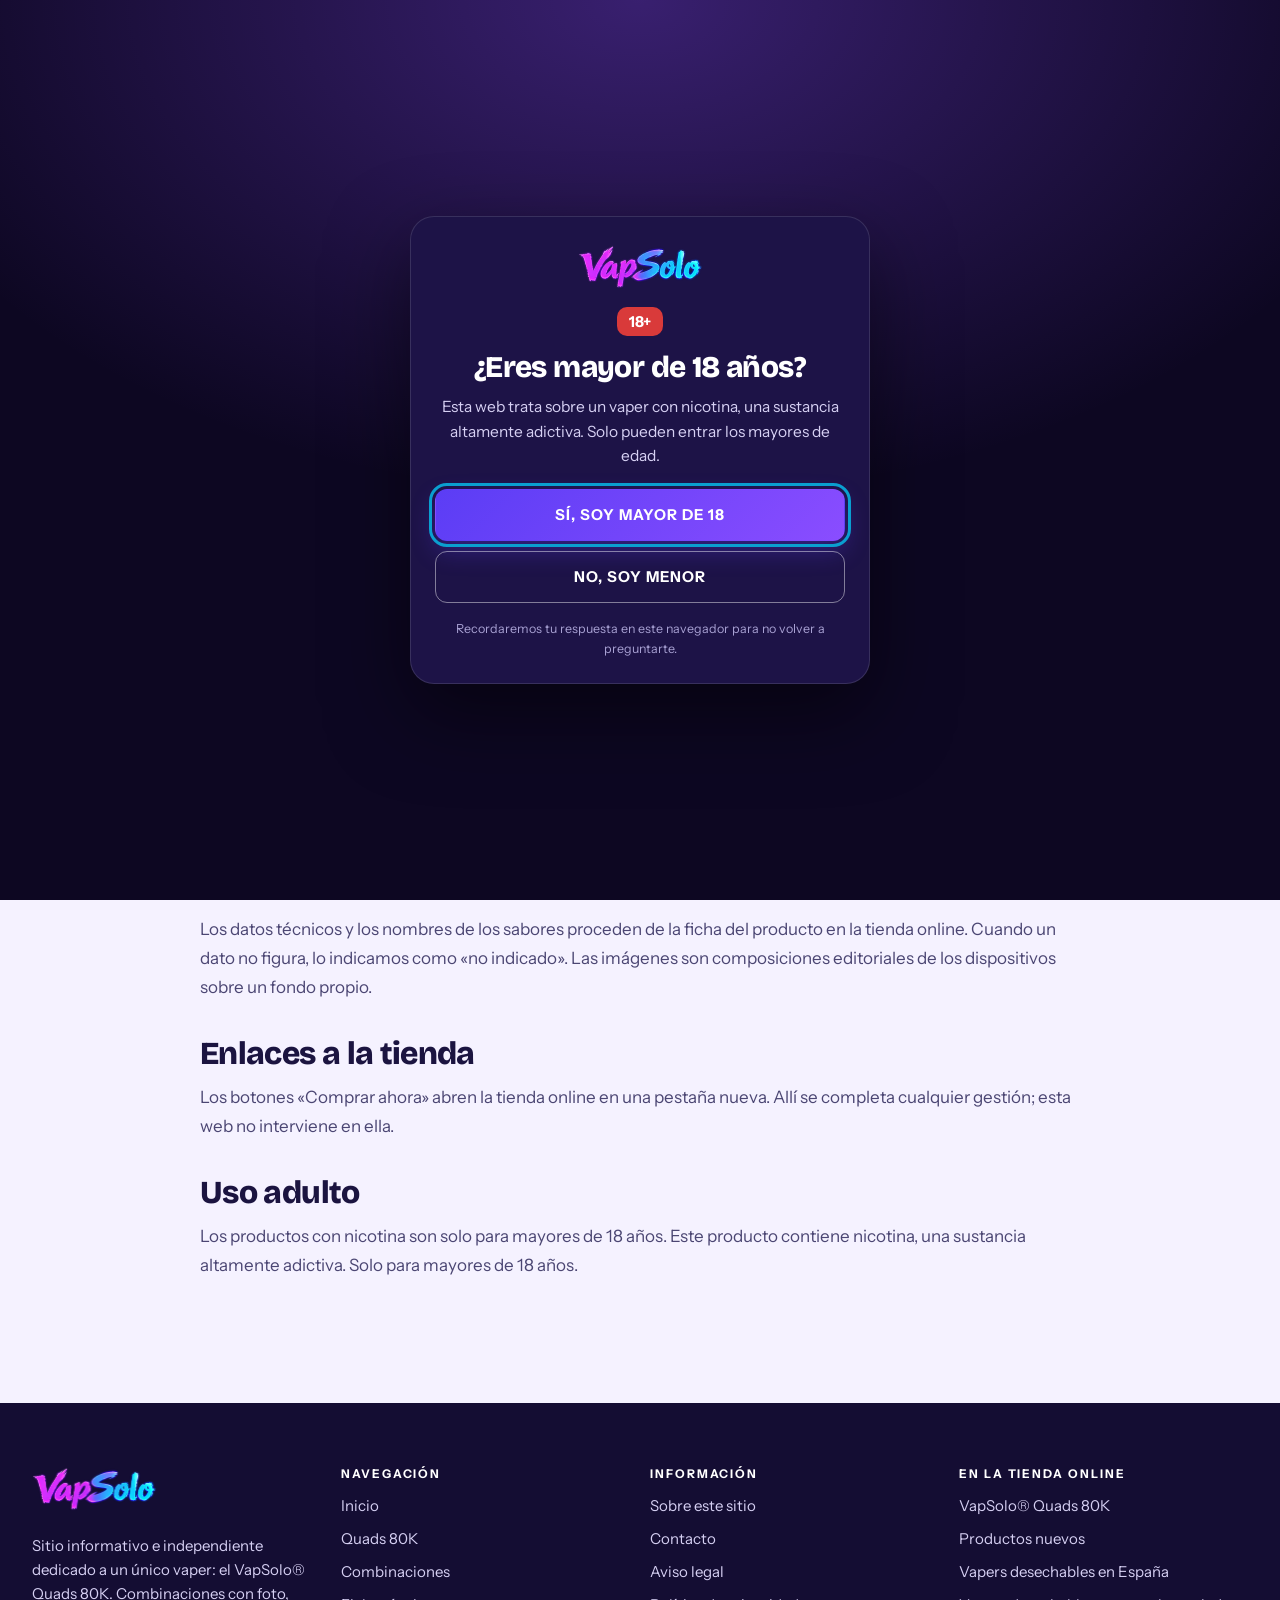
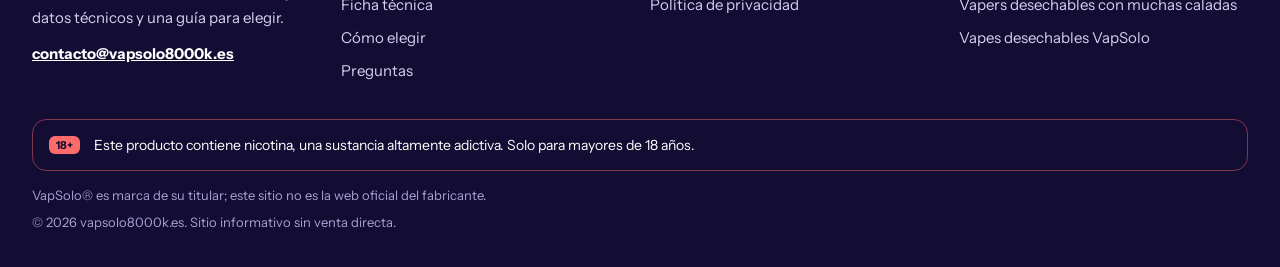
<file: sobre-este-sitio/index.html>
<!doctype html>
<html lang="es-ES">
  <head>
    <meta charset="utf-8">
    <meta name="viewport" content="width=device-width, initial-scale=1">
    <title>Sobre este sitio independiente dedicado al Quads 80K</title>
    <meta name="description" content="vapsolo8000k.es es un sitio informativo e independiente sobre un único vaper, el VapSolo® Quads 80K. Te contamos qué ofrece, qué no hace y cómo se financia.">
    <link rel="canonical" href="https://vapsolo8000k.es/sobre-este-sitio/">
    <meta name="robots" content="index, follow, max-image-preview:large">
    <meta name="theme-color" content="#140d33">
    <meta property="og:type" content="website">
    <meta property="og:locale" content="es_ES">
    <meta property="og:site_name" content="VapSolo 80K">
    <meta property="og:title" content="Sobre este sitio independiente dedicado al Quads 80K">
    <meta property="og:description" content="vapsolo8000k.es es un sitio informativo e independiente sobre un único vaper, el VapSolo® Quads 80K. Te contamos qué ofrece, qué no hace y cómo se financia.">
    <meta property="og:url" content="https://vapsolo8000k.es/sobre-este-sitio/">
    <meta property="og:image" content="https://vapsolo8000k.es/assets/img/og/og.jpg">
    <meta property="og:image:width" content="1200">
    <meta property="og:image:height" content="630">
    <meta property="og:image:alt" content="Dos vapers VapSolo® Quads 80K sobre un podio lavanda">
    <meta name="twitter:card" content="summary_large_image">
    <meta name="twitter:title" content="Sobre este sitio independiente dedicado al Quads 80K">
    <meta name="twitter:description" content="vapsolo8000k.es es un sitio informativo e independiente sobre un único vaper, el VapSolo® Quads 80K. Te contamos qué ofrece, qué no hace y cómo se financia.">
    <meta name="twitter:image" content="https://vapsolo8000k.es/assets/img/og/og.jpg">
    <link rel="icon" href="../favicon.svg" type="image/svg+xml">
    <link rel="icon" href="../favicon-32.png" type="image/png" sizes="32x32">
    <link rel="shortcut icon" href="../favicon.ico">
    <link rel="apple-touch-icon" href="../apple-touch-icon.png">
    <link rel="stylesheet" href="../assets/css/style.css">
    <link rel="stylesheet" href="../assets/css/sets.css">
    <script src="../assets/js/age.js"></script>
    <script src="../assets/js/app.js" defer></script>
  </head>
  <body>
    <div class="agegate" role="dialog" aria-modal="true" aria-labelledby="agegate-title"
      aria-describedby="agegate-text" data-agegate>
      <div class="agegate__box">
        <img src="../assets/img/logo-88.webp" width="250" height="88" alt="VapSolo"
          class="agegate__logo">
        <span class="age__badge agegate__badge">18+</span>
        <p class="agegate__title" id="agegate-title">¿Eres mayor de 18 años?</p>
        <p class="agegate__text" id="agegate-text">
          Esta web trata sobre un vaper con nicotina, una sustancia altamente adictiva. Solo pueden
          entrar los mayores de edad.
        </p>
        <div class="agegate__act">
          <button type="button" class="btn" data-age-yes>Sí, soy mayor de 18</button>
          <a class="btn btn--ghost" href="https://www.google.com/" data-age-no>No, soy menor</a>
        </div>
        <p class="agegate__fine">
          Recordaremos tu respuesta en este navegador para no volver a preguntarte.
        </p>
      </div>
    </div>
    <svg class="sprite" width="0" height="0" aria-hidden="true" focusable="false">
      <defs>
        <linearGradient id="gv" gradientUnits="userSpaceOnUse" x1="3" y1="3" x2="21" y2="21">
        <stop offset="0" stop-color="#5b3df5"/><stop offset="1" stop-color="#2f8bff"/>
        </linearGradient>
        <symbol id="i-puff" viewBox="0 0 24 24"><path d="M3 8h9.5a2.5 2.5 0 1 0-2.5-2.5"/>
        <path d="M3 13h14a3 3 0 1 1-3 3"/><path d="M3 18h6"/></symbol>
        <symbol id="i-grid4" viewBox="0 0 24 24"><rect x="3.5" y="3.5" width="7" height="7" rx="2"/>
        <rect x="13.5" y="3.5" width="7" height="7" rx="2"/>
        <rect x="3.5" y="13.5" width="7" height="7" rx="2"/>
        <rect x="13.5" y="13.5" width="7" height="7" rx="2"/></symbol>
        <symbol id="i-drop" viewBox="0 0 24 24">
        <path d="M12 3c3.6 4.2 6 7.2 6 10.3a6 6 0 0 1-12 0C6 10.2 8.4 7.2 12 3z"/></symbol>
        <symbol id="i-coil" viewBox="0 0 24 24"><path d="M2.5 12h4l2.2-6 3.3 12 3.3-12 2.2 6h4"/>
        </symbol>
        <symbol id="i-battery" viewBox="0 0 24 24">
        <rect x="2.5" y="7" width="16" height="10" rx="2.5"/><path d="M21.5 10.5v3"/>
        <path d="M6 10.5v3M9.5 10.5v3"/></symbol>
        <symbol id="i-usb" viewBox="0 0 24 24"><path d="M9 3v5M15 3v5"/>
        <path d="M7 8h10v3.5a5 5 0 0 1-10 0z"/><path d="M12 16.5V21"/></symbol>
        <symbol id="i-ruler" viewBox="0 0 24 24"><path d="M3.5 16.5 16.5 3.5l4 4-13 13z"/>
        <path d="m7 13 2 2M10 10l2 2M13 7l2 2"/></symbol>
        <symbol id="i-flask" viewBox="0 0 24 24">
        <path d="M9 3h6M10 3v6l-5 9a2 2 0 0 0 1.8 3h10.4a2 2 0 0 0 1.8-3l-5-9V3"/>
        <path d="M7.5 15h9"/></symbol>
        <symbol id="i-layers" viewBox="0 0 24 24"><path d="m12 3 9 5-9 5-9-5z"/>
        <path d="m3 12.5 9 5 9-5"/><path d="m3 17 9 5 9-5"/></symbol>
        <symbol id="i-rotate" viewBox="0 0 24 24"><path d="M20 12a8 8 0 1 1-2.6-5.9"/>
        <path d="M20 4v4.5h-4.5"/></symbol>
        <symbol id="i-recycle" viewBox="0 0 24 24"><path d="M5 19c0-8 5-14 15-14 0 10-6 15-14 15z"/>
        <path d="m5 19 8-8"/></symbol>
        <symbol id="i-bolt" viewBox="0 0 24 24"><path d="M13 2.5 4.5 14H11l-1 7.5L19.5 10H13z"/>
        </symbol>
        <symbol id="i-check" viewBox="0 0 24 24"><path d="m4.5 12.5 5 5L19.5 7"/></symbol>
        <symbol id="i-mail" viewBox="0 0 24 24">
        <rect x="3" y="5.5" width="18" height="13" rx="2.5"/><path d="m3.5 7.5 8.5 6.5 8.5-6.5"/>
        </symbol>
        <symbol id="i-arrow" viewBox="0 0 24 24"><path d="M4.5 12h15M13.5 6l6 6-6 6"/></symbol>
        <symbol id="i-menu" viewBox="0 0 24 24"><path d="M4 7h16M4 12h16M4 17h16"/></symbol>
        <symbol id="i-close" viewBox="0 0 24 24"><path d="M6 6l12 12M18 6 6 18"/></symbol>
        <symbol id="i-search" viewBox="0 0 24 24"><circle cx="11" cy="11" r="6.5"/>
        <path d="m20 20-4.2-4.2"/></symbol>
        <symbol id="i-shield" viewBox="0 0 24 24">
        <path d="M12 3 20 6v6c0 4.8-3.4 7.8-8 9-4.6-1.2-8-4.2-8-9V6z"/><path d="M12 8v5M12 16v.2"/>
        </symbol>
        <symbol id="i-info" viewBox="0 0 24 24"><circle cx="12" cy="12" r="9"/>
        <path d="M12 11v5.5M12 7.6v.2"/></symbol>
        <symbol id="i-chev-l" viewBox="0 0 24 24"><path d="m14.5 5.5-6.5 6.5 6.5 6.5"/></symbol>
        <symbol id="i-chev-r" viewBox="0 0 24 24"><path d="m9.5 5.5 6.5 6.5-6.5 6.5"/></symbol>
        <symbol id="i-chev-d" viewBox="0 0 24 24"><path d="m5.5 9.5 6.5 6.5 6.5-6.5"/></symbol>
        <symbol id="i-doc" viewBox="0 0 24 24"><path d="M6 3h8l4 4v14H6z"/>
        <path d="M14 3v4h4M9 12h6M9 16h6"/></symbol>
      </defs>
    </svg>
    <a class="skip" href="#main">Saltar al contenido</a>
    <div class="top">
      <div class="age" role="note">
        <div class="wrap age__in">
          <span class="age__badge">18+</span>
          <span class="age__short">Contiene nicotina. Solo adultos.</span>
          <span class="age__long">Este producto contiene nicotina, una sustancia altamente adictiva.
            Solo para mayores de 18 años.</span>
        </div>
      </div>
      <header class="hdr">
        <div class="wrap hdr__in">
          <a class="brand" href="../index.html" aria-label="VapSolo, ir al inicio"><img
            src="../assets/img/logo-44.webp" srcset="../assets/img/logo-88.webp 2x" width="125"
            height="44" alt="VapSolo" class="brand__img"></a>
          <div class="hdr__nav">
            <nav class="menu menu--bar" aria-label="Principal">
              <a class="menu__link" href="../index.html">Inicio</a>
              <a class="menu__link" href="../vapsolo-quads-80k/index.html">Quads 80K</a>
              <a class="menu__link" href="../sabores-y-combinaciones/index.html">Combinaciones</a>
              <a class="menu__link" href="../datos-tecnicos/index.html">Ficha técnica</a>
              <a class="menu__link" href="../guia-vaper-desechable/index.html">Cómo elegir</a>
              <a class="menu__link" href="../dudas-frecuentes/index.html">Preguntas</a>
            </nav>
          </div>
          <a class="btn btn--sm hdr__cta"
            href="https://elvapero.es/products/vapsolo-quads-80k-caladas-80000" target="_blank"
            rel="noopener">Comprar ahora<span class="sr-only"> (se abre en una pestaña
            nueva)</span><span class="btn__ar" aria-hidden="true">→</span></a>
          <button type="button" class="burger" aria-controls="drawer" aria-expanded="false" data-open>
            <svg class="ico ico--lg" width="26" height="26" aria-hidden="true" focusable="false">
            <use href="#i-menu"></use></svg>
            <span class="sr-only">Abrir el menú</span>
          </button>
        </div>
      </header>
    </div>
    <div class="drawer" id="drawer" data-drawer>
      <div class="drawer__head">
        <a class="brand" href="../index.html" aria-label="VapSolo, ir al inicio"><img
          src="../assets/img/logo-44.webp" srcset="../assets/img/logo-88.webp 2x" width="125"
          height="44" alt="VapSolo" class="brand__img"></a>
        <button type="button" class="drawer__close" data-close>
          <svg class="ico ico--lg" width="26" height="26" aria-hidden="true" focusable="false">
          <use href="#i-close"></use></svg>
          <span class="sr-only">Cerrar el menú</span>
        </button>
      </div>
      <nav class="menu" aria-label="Principal">
        <a class="menu__link" href="../index.html">Inicio</a>
        <a class="menu__link" href="../vapsolo-quads-80k/index.html">Quads 80K</a>
        <a class="menu__link" href="../sabores-y-combinaciones/index.html">Combinaciones</a>
        <a class="menu__link" href="../datos-tecnicos/index.html">Ficha técnica</a>
        <a class="menu__link" href="../guia-vaper-desechable/index.html">Cómo elegir</a>
        <a class="menu__link" href="../dudas-frecuentes/index.html">Preguntas</a>
      </nav>
      <a class="btn btn--block drawer__cta"
        href="https://elvapero.es/products/vapsolo-quads-80k-caladas-80000" target="_blank"
        rel="noopener">Comprar ahora<span class="sr-only"> (se abre en una pestaña nueva)</span><span
        class="btn__ar" aria-hidden="true">→</span></a>
      <p class="drawer__age">
        Este producto contiene nicotina, una sustancia altamente adictiva. Solo para mayores de 18
        años.
      </p>
    </div>
    <div class="scrim" data-scrim></div>
    <main id="main">
      <section class="ph">
        <div class="wrap ph__in">
          <nav class="crumbs" aria-label="Migas de pan">
            <ol class="crumbs__list">
              <li><a href="../index.html">Inicio</a></li>
              <li><span aria-current="page">Sobre este sitio</span></li>
            </ol>
          </nav>
          <p class="eyebrow">Sobre este sitio</p>
          <h1 class="ph__t">Un sitio independiente dedicado a un solo vaper</h1>
          <p class="ph__lead">
            vapsolo8000k.es existe para reunir en un único lugar la información del VapSolo® Quads
            80K y ordenarla de forma clara.
          </p>
          <div class="hero__act">
            <a class="btn" href="https://elvapero.es/products/vapsolo-quads-80k-caladas-80000"
              target="_blank" rel="noopener">Comprar ahora<span class="sr-only"> (se abre en una
              pestaña nueva)</span><span class="btn__ar" aria-hidden="true">→</span></a>
            <a class="btn btn--ghost" href="../sabores-y-combinaciones/index.html">Ver
              combinaciones</a>
          </div>
        </div>
      </section>
      <section class="sec sec--flush">
        <div class="wrap wrap--narrow">
          <div class="prose prose--legal">
            <section class="prose__sec">
              <h2>Qué es este sitio</h2>
              <p>
                Es una web informativa sobre el VapSolo® Quads 80K, un vaper desechable de 80 000
                caladas con formato 4 en 1. Aquí encontrarás sus 13 combinaciones con foto, los
                datos técnicos y una guía para entender los términos más habituales.
              </p>
            </section>
            <section class="prose__sec">
              <h2>Qué no es</h2>
              <p>
                No es la web oficial del fabricante ni una tienda. No gestiona pedidos ni recoge
                datos de pedidos. VapSolo® es marca de su titular y se menciona únicamente para
                identificar el producto.
              </p>
            </section>
            <section class="prose__sec">
              <h2>De dónde salen los datos</h2>
              <p>
                Los datos técnicos y los nombres de los sabores proceden de la ficha del producto en
                la tienda online. Cuando un dato no figura, lo indicamos como «no indicado». Las
                imágenes son composiciones editoriales de los dispositivos sobre un fondo propio.
              </p>
            </section>
            <section class="prose__sec">
              <h2>Enlaces a la tienda</h2>
              <p>
                Los botones «Comprar ahora» abren la tienda online en una pestaña nueva. Allí se
                completa cualquier gestión; esta web no interviene en ella.
              </p>
            </section>
            <section id="uso-adulto-sitio" class="prose__sec">
              <h2>Uso adulto</h2>
              <p>
                Los productos con nicotina son solo para mayores de 18 años. Este producto contiene
                nicotina, una sustancia altamente adictiva. Solo para mayores de 18 años.
              </p>
            </section>
          </div>
        </div>
      </section>
    </main>
    <footer class="foot">
      <div class="wrap">
        <div class="foot__grid">
          <div class="foot__col foot__col--brand">
            <a class="brand" href="../index.html" aria-label="VapSolo, ir al inicio"><img
              src="../assets/img/logo-176.webp" width="159" height="56" alt="VapSolo"
              class="brand__img"></a>
            <p class="foot__about">
              Sitio informativo e independiente dedicado a un único vaper: el VapSolo® Quads 80K.
              Combinaciones con foto, datos técnicos y una guía para elegir.
            </p>
            <p>
              <a href="mailto:contacto@vapsolo8000k.es"
              class="foot__mail">contacto@vapsolo8000k.es</a>
            </p>
          </div>
          <div class="foot__col">
            <p class="foot__h">Navegación</p>
            <ul class="foot__list">
              <li><a href="../index.html">Inicio</a></li>
              <li><a href="../vapsolo-quads-80k/index.html">Quads 80K</a></li>
              <li><a href="../sabores-y-combinaciones/index.html">Combinaciones</a></li>
              <li><a href="../datos-tecnicos/index.html">Ficha técnica</a></li>
              <li><a href="../guia-vaper-desechable/index.html">Cómo elegir</a></li>
              <li><a href="../dudas-frecuentes/index.html">Preguntas</a></li>
            </ul>
          </div>
          <div class="foot__col">
            <p class="foot__h">Información</p>
            <ul class="foot__list">
              <li><a href="../sobre-este-sitio/index.html">Sobre este sitio</a></li>
              <li><a href="../contacto/index.html">Contacto</a></li>
              <li><a href="../aviso-legal/index.html">Aviso legal</a></li>
              <li><a href="../politica-de-privacidad/index.html">Política de privacidad</a></li>
            </ul>
          </div>
          <div class="foot__col">
            <p class="foot__h">En la tienda online</p>
            <ul class="foot__list">
              <li>
                <a href="https://elvapero.es/products/vapsolo-quads-80k-caladas-80000"
                target="_blank" rel="noopener">VapSolo® Quads 80K<span class="sr-only"> (se abre en
                una pestaña nueva)</span></a>
              </li>
              <li>
                <a href="https://elvapero.es/collections/productos-nuevos" target="_blank"
                rel="noopener">Productos nuevos<span class="sr-only"> (se abre en una pestaña
                nueva)</span></a>
              </li>
              <li>
                <a href="https://elvapero.es/collections/vapers-desechables-espana" target="_blank"
                rel="noopener">Vapers desechables en España<span class="sr-only"> (se abre en una
                pestaña nueva)</span></a>
              </li>
              <li>
                <a href="https://elvapero.es/collections/vapers-desechables-muchas-caladas"
                target="_blank" rel="noopener">Vapers desechables con muchas caladas<span
                class="sr-only"> (se abre en una pestaña nueva)</span></a>
              </li>
              <li>
                <a href="https://elvapero.es/collections/vapsolo-vapes-desechables" target="_blank"
                rel="noopener">Vapes desechables VapSolo<span class="sr-only"> (se abre en una
                pestaña nueva)</span></a>
              </li>
            </ul>
          </div>
        </div>
        <div class="foot__warn">
          <span class="age__badge">18+</span>
          <p>
            Este producto contiene nicotina, una sustancia altamente adictiva. Solo para mayores de
            18 años.
          </p>
        </div>
        <p class="foot__legal">
          VapSolo® es marca de su titular; este sitio no es la web oficial del fabricante.
        </p>
        <p class="foot__legal">© 2026 vapsolo8000k.es. Sitio informativo sin venta directa.</p>
      </div>
    </footer>
    <div class="dock">
      <a class="btn btn--ghost-dark btn--sm"
        href="../sabores-y-combinaciones/index.html">Combinaciones</a>
      <a class="btn btn--sm" href="https://elvapero.es/products/vapsolo-quads-80k-caladas-80000"
        target="_blank" rel="noopener">Comprar ahora<span class="sr-only"> (se abre en una pestaña
        nueva)</span><span class="btn__ar" aria-hidden="true">→</span></a>
    </div>
    <script type="application/ld+json">
      {
        "@context": "https://schema.org",
        "@graph": [
          {
            "@type": "Organization",
            "@id": "https://vapsolo8000k.es/#organization",
            "name": "VapSolo 80K",
            "url": "https://vapsolo8000k.es/",
            "email": "contacto@vapsolo8000k.es",
            "logo": {
              "@type": "ImageObject",
              "url": "https://vapsolo8000k.es/assets/img/logo-176.webp",
              "width": 501,
              "height": 176
            }
          },
          {
            "@type": "WebSite",
            "@id": "https://vapsolo8000k.es/#website",
            "url": "https://vapsolo8000k.es/",
            "name": "VapSolo 80K",
            "inLanguage": "es-ES",
            "description": "Sitio informativo sobre el VapSolo® Quads 80K: combinaciones, datos técnicos y guía.",
            "publisher": {
              "@id": "https://vapsolo8000k.es/#organization"
            }
          },
          {
            "@type": "AboutPage",
            "@id": "https://vapsolo8000k.es/sobre-este-sitio/#webpage",
            "url": "https://vapsolo8000k.es/sobre-este-sitio/",
            "name": "Sobre este sitio independiente dedicado al Quads 80K",
            "description": "vapsolo8000k.es es un sitio informativo e independiente sobre un único vaper, el VapSolo® Quads 80K. Te contamos qué ofrece, qué no hace y cómo se financia.",
            "inLanguage": "es-ES",
            "isPartOf": {
              "@id": "https://vapsolo8000k.es/#website"
            },
            "breadcrumb": {
              "@id": "https://vapsolo8000k.es/sobre-este-sitio/#breadcrumb"
            }
          },
          {
            "@type": "BreadcrumbList",
            "@id": "https://vapsolo8000k.es/sobre-este-sitio/#breadcrumb",
            "itemListElement": [
              {
                "@type": "ListItem",
                "position": 1,
                "name": "Inicio",
                "item": "https://vapsolo8000k.es/"
              },
              {
                "@type": "ListItem",
                "position": 2,
                "name": "Sobre este sitio",
                "item": "https://vapsolo8000k.es/sobre-este-sitio/"
              }
            ]
          }
        ]
      }
    </script>
  </body>
</html>
</file>
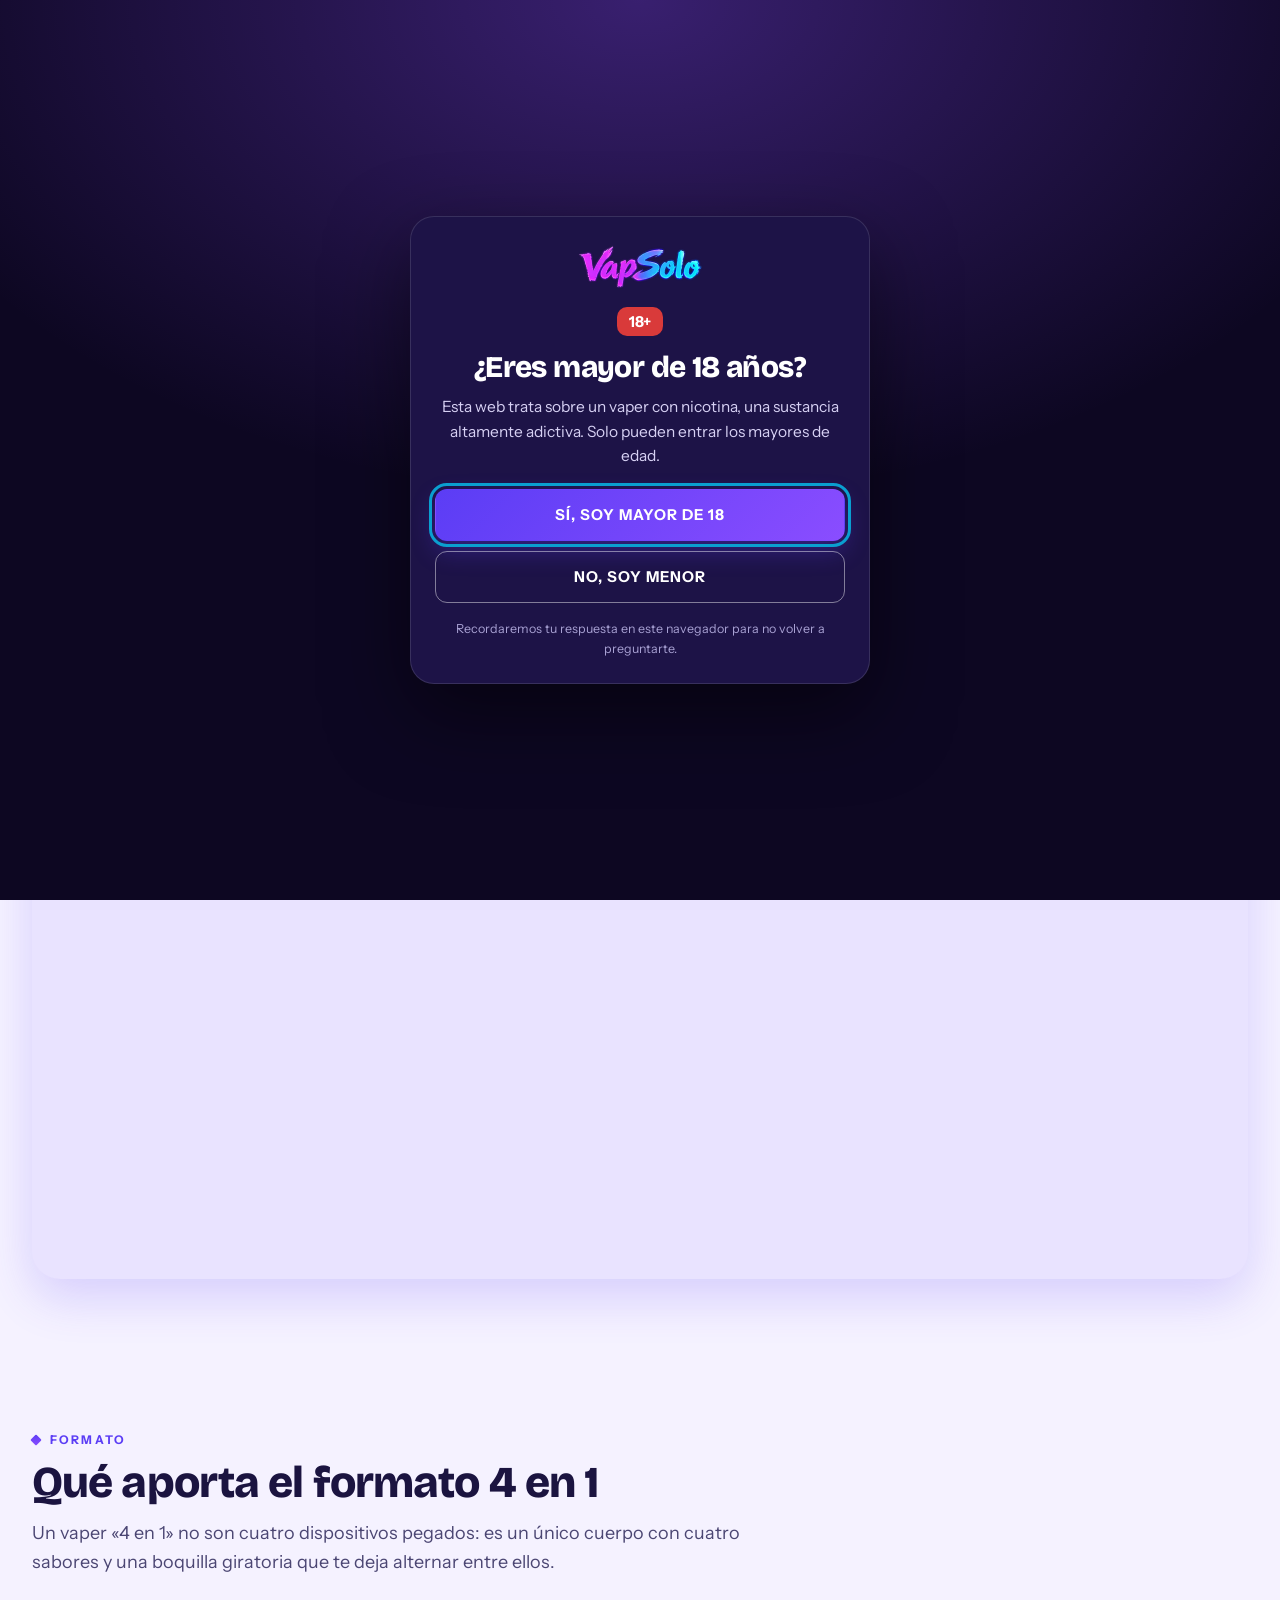
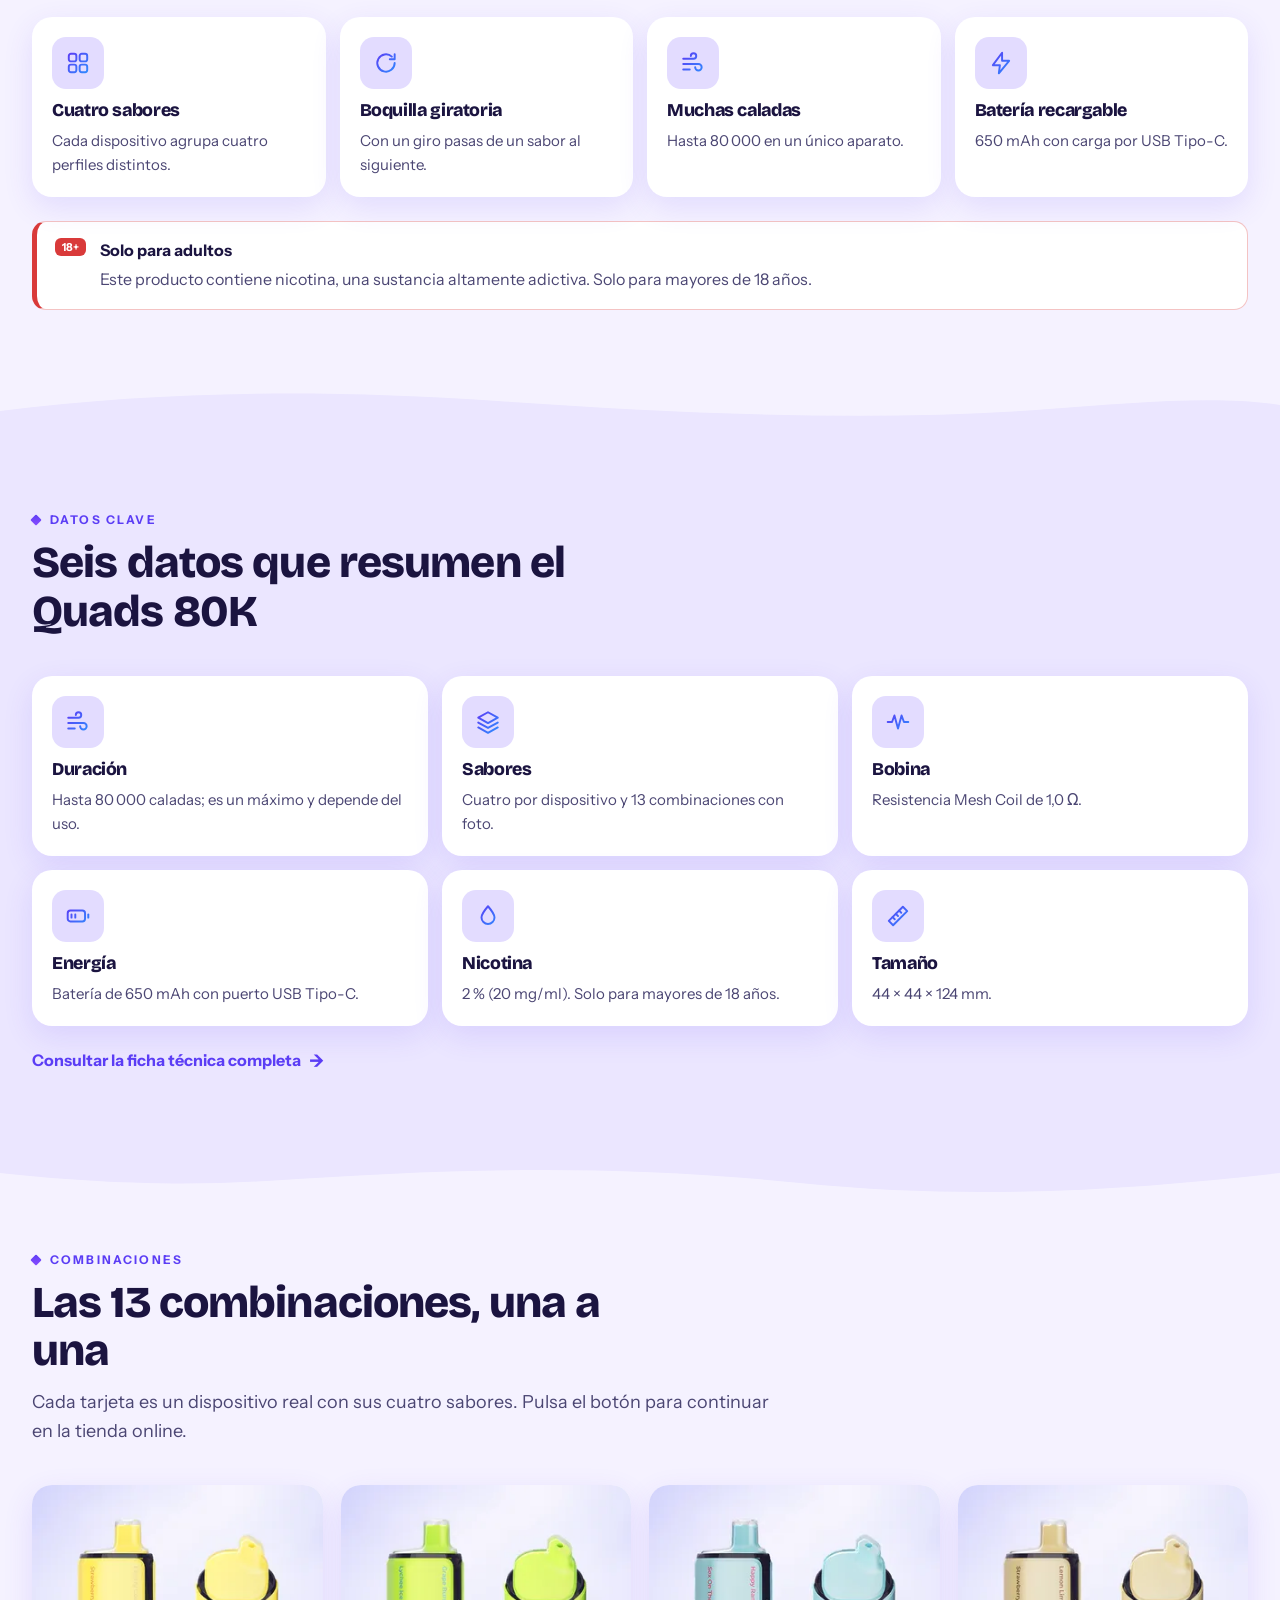
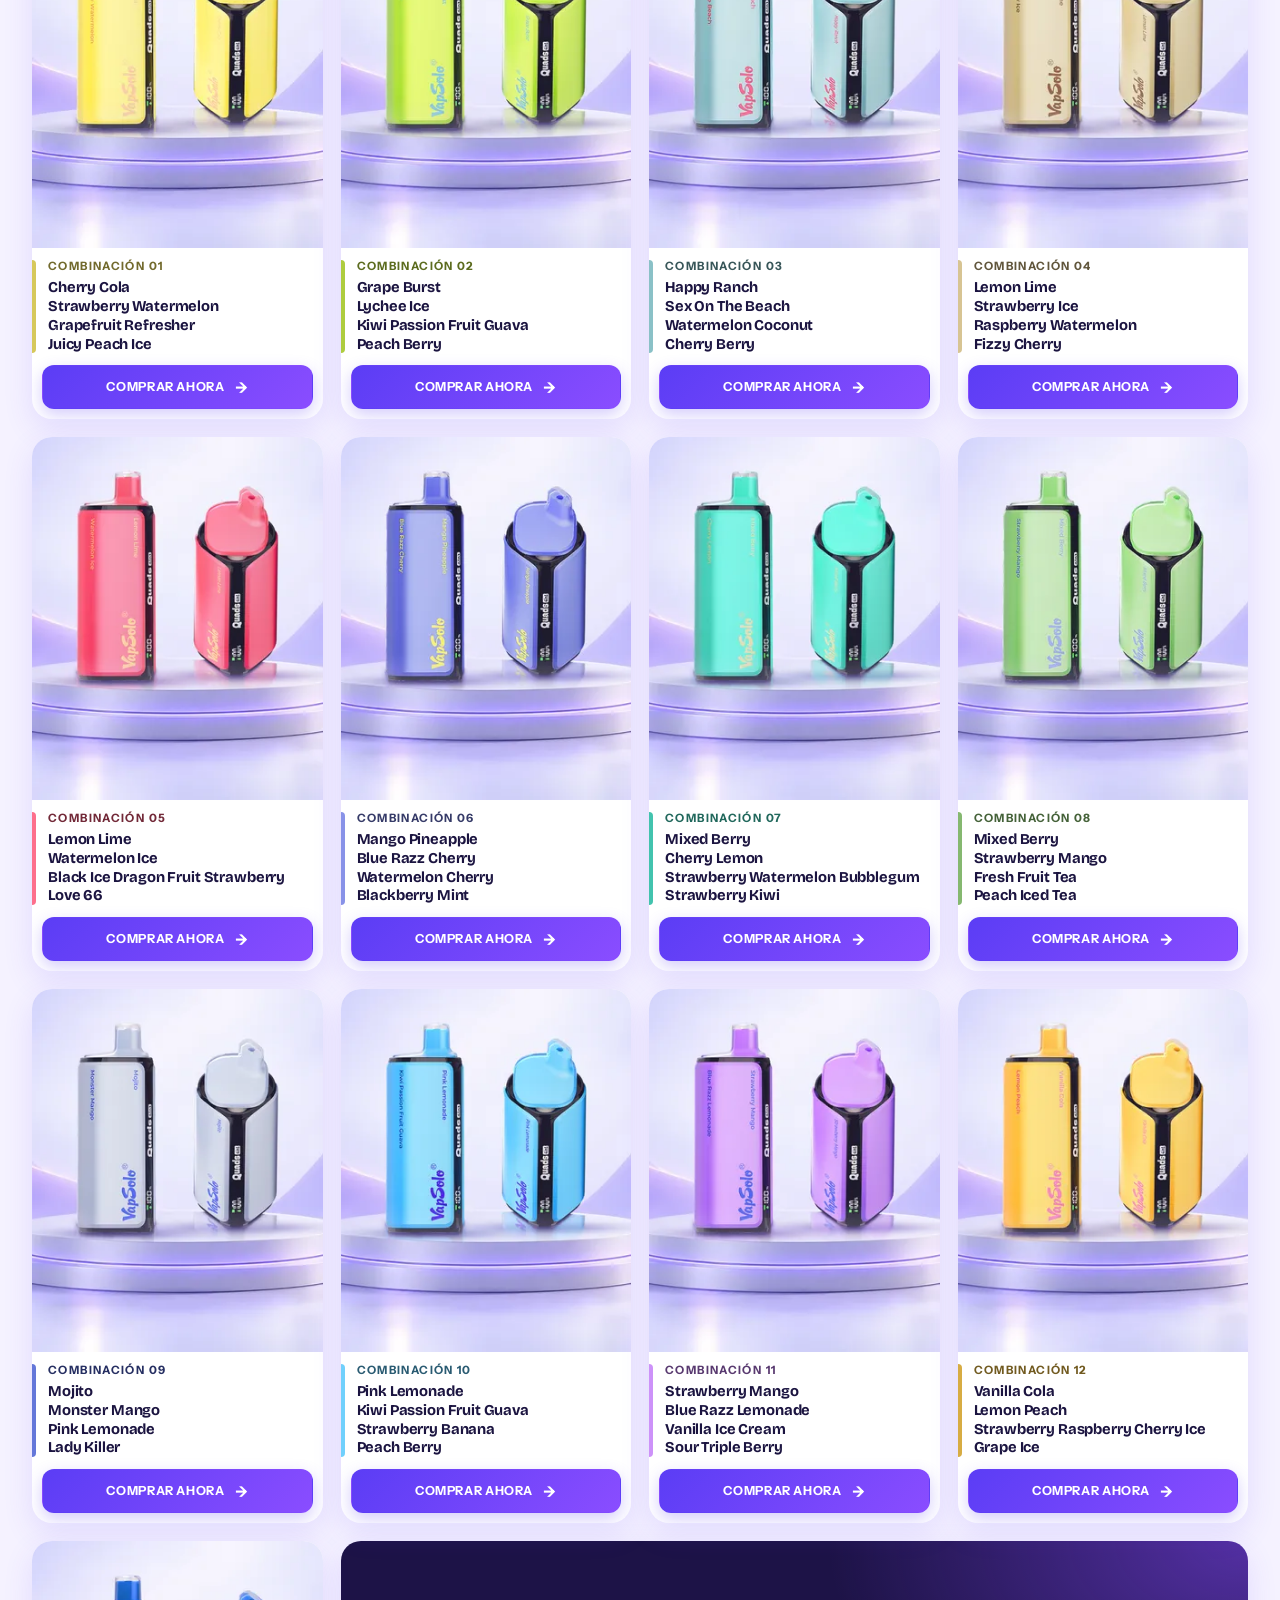
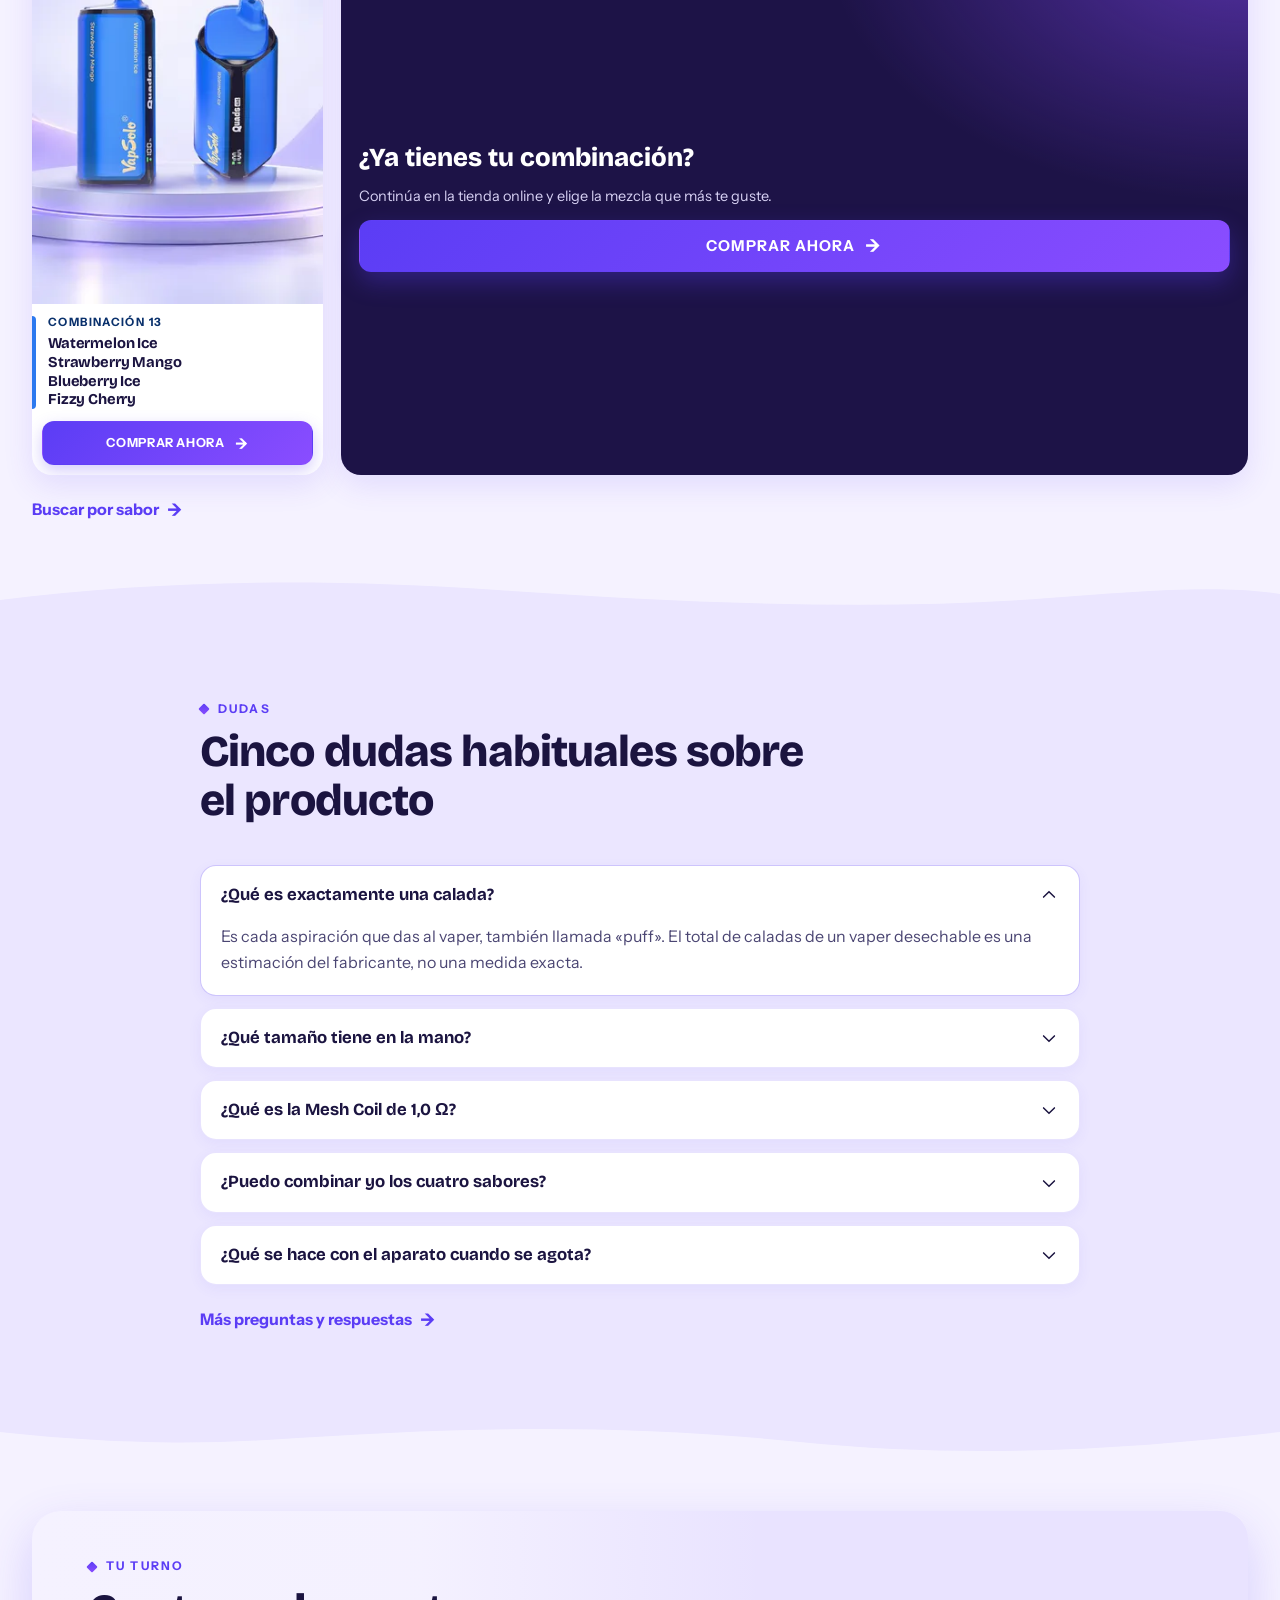
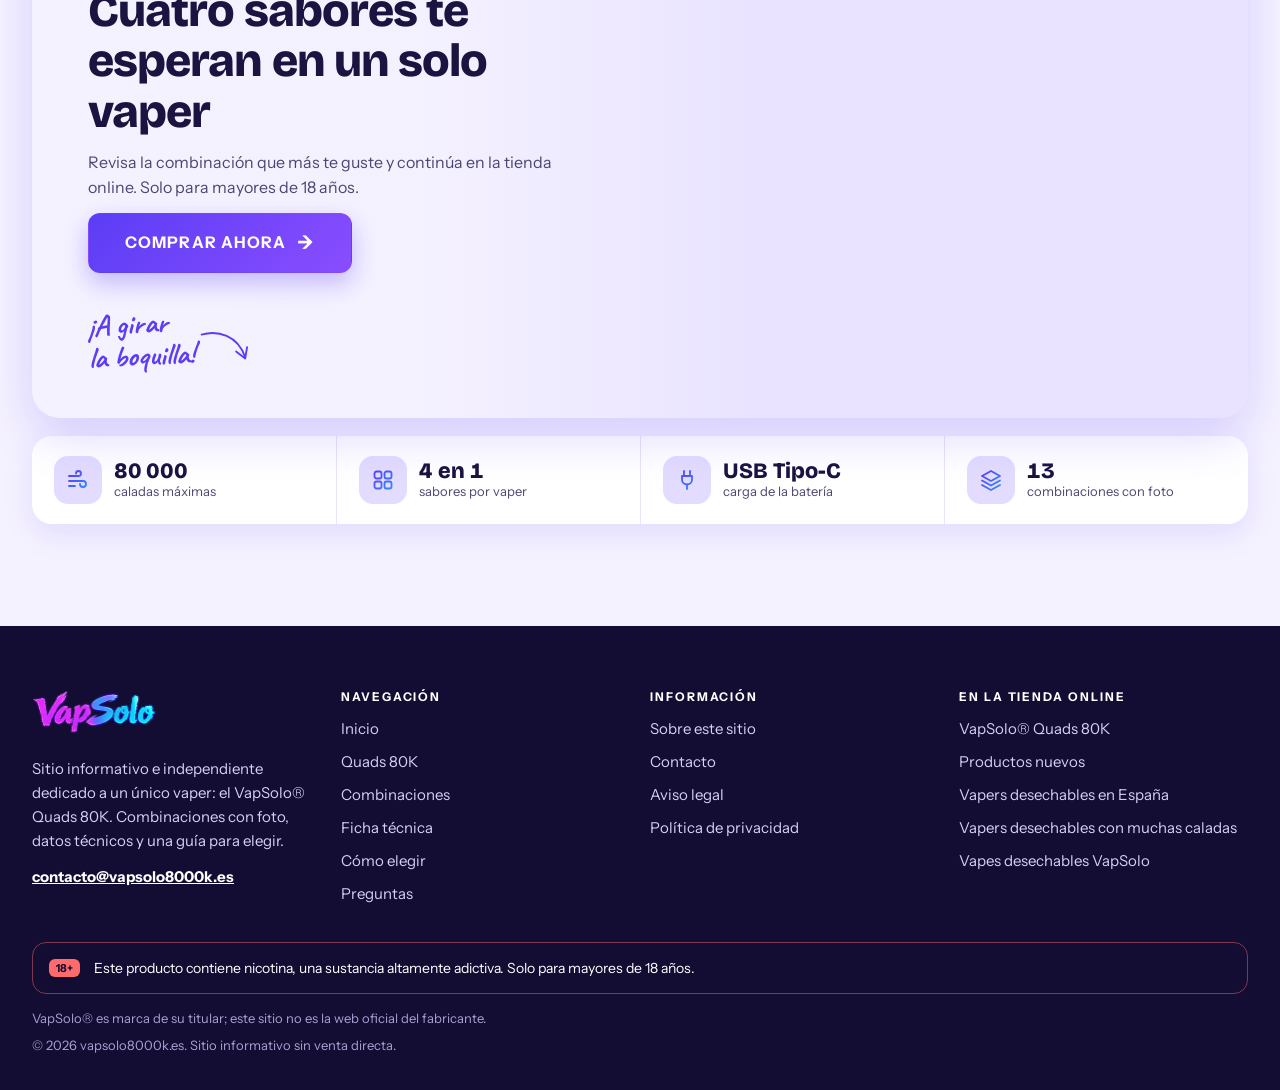
<file: vapsolo-quads-80k/index.html>
<!doctype html>
<html lang="es-ES">
  <head>
    <meta charset="utf-8">
    <meta name="viewport" content="width=device-width, initial-scale=1">
    <title>Qué es el VapSolo® Quads 80K, el vaper 80000 caladas</title>
    <meta name="description" content="El VapSolo® Quads 80K reúne cuatro sabores en un vaper desechable de 80000 caladas con batería USB Tipo-C. Repasa su formato 4 en 1 y todas sus combinaciones.">
    <link rel="canonical" href="https://vapsolo8000k.es/vapsolo-quads-80k/">
    <meta name="robots" content="index, follow, max-image-preview:large">
    <meta name="theme-color" content="#140d33">
    <meta property="og:type" content="website">
    <meta property="og:locale" content="es_ES">
    <meta property="og:site_name" content="VapSolo 80K">
    <meta property="og:title" content="Qué es el VapSolo® Quads 80K, el vaper 80000 caladas">
    <meta property="og:description" content="El VapSolo® Quads 80K reúne cuatro sabores en un vaper desechable de 80000 caladas con batería USB Tipo-C. Repasa su formato 4 en 1 y todas sus combinaciones.">
    <meta property="og:url" content="https://vapsolo8000k.es/vapsolo-quads-80k/">
    <meta property="og:image" content="https://vapsolo8000k.es/assets/img/og/og.jpg">
    <meta property="og:image:width" content="1200">
    <meta property="og:image:height" content="630">
    <meta property="og:image:alt" content="Dos vapers VapSolo® Quads 80K sobre un podio lavanda">
    <meta name="twitter:card" content="summary_large_image">
    <meta name="twitter:title" content="Qué es el VapSolo® Quads 80K, el vaper 80000 caladas">
    <meta name="twitter:description" content="El VapSolo® Quads 80K reúne cuatro sabores en un vaper desechable de 80000 caladas con batería USB Tipo-C. Repasa su formato 4 en 1 y todas sus combinaciones.">
    <meta name="twitter:image" content="https://vapsolo8000k.es/assets/img/og/og.jpg">
    <link rel="icon" href="../favicon.svg" type="image/svg+xml">
    <link rel="icon" href="../favicon-32.png" type="image/png" sizes="32x32">
    <link rel="shortcut icon" href="../favicon.ico">
    <link rel="apple-touch-icon" href="../apple-touch-icon.png">
    <link rel="stylesheet" href="../assets/css/style.css">
    <link rel="stylesheet" href="../assets/css/sets.css">
    <script src="../assets/js/age.js"></script>
    <script src="../assets/js/app.js" defer></script>
  </head>
  <body>
    <div class="agegate" role="dialog" aria-modal="true" aria-labelledby="agegate-title"
      aria-describedby="agegate-text" data-agegate>
      <div class="agegate__box">
        <img src="../assets/img/logo-88.webp" width="250" height="88" alt="VapSolo"
          class="agegate__logo">
        <span class="age__badge agegate__badge">18+</span>
        <p class="agegate__title" id="agegate-title">¿Eres mayor de 18 años?</p>
        <p class="agegate__text" id="agegate-text">
          Esta web trata sobre un vaper con nicotina, una sustancia altamente adictiva. Solo pueden
          entrar los mayores de edad.
        </p>
        <div class="agegate__act">
          <button type="button" class="btn" data-age-yes>Sí, soy mayor de 18</button>
          <a class="btn btn--ghost" href="https://www.google.com/" data-age-no>No, soy menor</a>
        </div>
        <p class="agegate__fine">
          Recordaremos tu respuesta en este navegador para no volver a preguntarte.
        </p>
      </div>
    </div>
    <svg class="sprite" width="0" height="0" aria-hidden="true" focusable="false">
      <defs>
        <linearGradient id="gv" gradientUnits="userSpaceOnUse" x1="3" y1="3" x2="21" y2="21">
        <stop offset="0" stop-color="#5b3df5"/><stop offset="1" stop-color="#2f8bff"/>
        </linearGradient>
        <symbol id="i-puff" viewBox="0 0 24 24"><path d="M3 8h9.5a2.5 2.5 0 1 0-2.5-2.5"/>
        <path d="M3 13h14a3 3 0 1 1-3 3"/><path d="M3 18h6"/></symbol>
        <symbol id="i-grid4" viewBox="0 0 24 24"><rect x="3.5" y="3.5" width="7" height="7" rx="2"/>
        <rect x="13.5" y="3.5" width="7" height="7" rx="2"/>
        <rect x="3.5" y="13.5" width="7" height="7" rx="2"/>
        <rect x="13.5" y="13.5" width="7" height="7" rx="2"/></symbol>
        <symbol id="i-drop" viewBox="0 0 24 24">
        <path d="M12 3c3.6 4.2 6 7.2 6 10.3a6 6 0 0 1-12 0C6 10.2 8.4 7.2 12 3z"/></symbol>
        <symbol id="i-coil" viewBox="0 0 24 24"><path d="M2.5 12h4l2.2-6 3.3 12 3.3-12 2.2 6h4"/>
        </symbol>
        <symbol id="i-battery" viewBox="0 0 24 24">
        <rect x="2.5" y="7" width="16" height="10" rx="2.5"/><path d="M21.5 10.5v3"/>
        <path d="M6 10.5v3M9.5 10.5v3"/></symbol>
        <symbol id="i-usb" viewBox="0 0 24 24"><path d="M9 3v5M15 3v5"/>
        <path d="M7 8h10v3.5a5 5 0 0 1-10 0z"/><path d="M12 16.5V21"/></symbol>
        <symbol id="i-ruler" viewBox="0 0 24 24"><path d="M3.5 16.5 16.5 3.5l4 4-13 13z"/>
        <path d="m7 13 2 2M10 10l2 2M13 7l2 2"/></symbol>
        <symbol id="i-flask" viewBox="0 0 24 24">
        <path d="M9 3h6M10 3v6l-5 9a2 2 0 0 0 1.8 3h10.4a2 2 0 0 0 1.8-3l-5-9V3"/>
        <path d="M7.5 15h9"/></symbol>
        <symbol id="i-layers" viewBox="0 0 24 24"><path d="m12 3 9 5-9 5-9-5z"/>
        <path d="m3 12.5 9 5 9-5"/><path d="m3 17 9 5 9-5"/></symbol>
        <symbol id="i-rotate" viewBox="0 0 24 24"><path d="M20 12a8 8 0 1 1-2.6-5.9"/>
        <path d="M20 4v4.5h-4.5"/></symbol>
        <symbol id="i-recycle" viewBox="0 0 24 24"><path d="M5 19c0-8 5-14 15-14 0 10-6 15-14 15z"/>
        <path d="m5 19 8-8"/></symbol>
        <symbol id="i-bolt" viewBox="0 0 24 24"><path d="M13 2.5 4.5 14H11l-1 7.5L19.5 10H13z"/>
        </symbol>
        <symbol id="i-check" viewBox="0 0 24 24"><path d="m4.5 12.5 5 5L19.5 7"/></symbol>
        <symbol id="i-mail" viewBox="0 0 24 24">
        <rect x="3" y="5.5" width="18" height="13" rx="2.5"/><path d="m3.5 7.5 8.5 6.5 8.5-6.5"/>
        </symbol>
        <symbol id="i-arrow" viewBox="0 0 24 24"><path d="M4.5 12h15M13.5 6l6 6-6 6"/></symbol>
        <symbol id="i-menu" viewBox="0 0 24 24"><path d="M4 7h16M4 12h16M4 17h16"/></symbol>
        <symbol id="i-close" viewBox="0 0 24 24"><path d="M6 6l12 12M18 6 6 18"/></symbol>
        <symbol id="i-search" viewBox="0 0 24 24"><circle cx="11" cy="11" r="6.5"/>
        <path d="m20 20-4.2-4.2"/></symbol>
        <symbol id="i-shield" viewBox="0 0 24 24">
        <path d="M12 3 20 6v6c0 4.8-3.4 7.8-8 9-4.6-1.2-8-4.2-8-9V6z"/><path d="M12 8v5M12 16v.2"/>
        </symbol>
        <symbol id="i-info" viewBox="0 0 24 24"><circle cx="12" cy="12" r="9"/>
        <path d="M12 11v5.5M12 7.6v.2"/></symbol>
        <symbol id="i-chev-l" viewBox="0 0 24 24"><path d="m14.5 5.5-6.5 6.5 6.5 6.5"/></symbol>
        <symbol id="i-chev-r" viewBox="0 0 24 24"><path d="m9.5 5.5 6.5 6.5-6.5 6.5"/></symbol>
        <symbol id="i-chev-d" viewBox="0 0 24 24"><path d="m5.5 9.5 6.5 6.5 6.5-6.5"/></symbol>
        <symbol id="i-doc" viewBox="0 0 24 24"><path d="M6 3h8l4 4v14H6z"/>
        <path d="M14 3v4h4M9 12h6M9 16h6"/></symbol>
      </defs>
    </svg>
    <a class="skip" href="#main">Saltar al contenido</a>
    <div class="top">
      <div class="age" role="note">
        <div class="wrap age__in">
          <span class="age__badge">18+</span>
          <span class="age__short">Contiene nicotina. Solo adultos.</span>
          <span class="age__long">Este producto contiene nicotina, una sustancia altamente adictiva.
            Solo para mayores de 18 años.</span>
        </div>
      </div>
      <header class="hdr">
        <div class="wrap hdr__in">
          <a class="brand" href="../index.html" aria-label="VapSolo, ir al inicio"><img
            src="../assets/img/logo-44.webp" srcset="../assets/img/logo-88.webp 2x" width="125"
            height="44" alt="VapSolo" class="brand__img"></a>
          <div class="hdr__nav">
            <nav class="menu menu--bar" aria-label="Principal">
              <a class="menu__link" href="../index.html">Inicio</a>
              <a class="menu__link" href="../vapsolo-quads-80k/index.html" aria-current="page">Quads
                80K</a>
              <a class="menu__link" href="../sabores-y-combinaciones/index.html">Combinaciones</a>
              <a class="menu__link" href="../datos-tecnicos/index.html">Ficha técnica</a>
              <a class="menu__link" href="../guia-vaper-desechable/index.html">Cómo elegir</a>
              <a class="menu__link" href="../dudas-frecuentes/index.html">Preguntas</a>
            </nav>
          </div>
          <a class="btn btn--sm hdr__cta"
            href="https://elvapero.es/products/vapsolo-quads-80k-caladas-80000" target="_blank"
            rel="noopener">Comprar ahora<span class="sr-only"> (se abre en una pestaña
            nueva)</span><span class="btn__ar" aria-hidden="true">→</span></a>
          <button type="button" class="burger" aria-controls="drawer" aria-expanded="false" data-open>
            <svg class="ico ico--lg" width="26" height="26" aria-hidden="true" focusable="false">
            <use href="#i-menu"></use></svg>
            <span class="sr-only">Abrir el menú</span>
          </button>
        </div>
      </header>
    </div>
    <div class="drawer" id="drawer" data-drawer>
      <div class="drawer__head">
        <a class="brand" href="../index.html" aria-label="VapSolo, ir al inicio"><img
          src="../assets/img/logo-44.webp" srcset="../assets/img/logo-88.webp 2x" width="125"
          height="44" alt="VapSolo" class="brand__img"></a>
        <button type="button" class="drawer__close" data-close>
          <svg class="ico ico--lg" width="26" height="26" aria-hidden="true" focusable="false">
          <use href="#i-close"></use></svg>
          <span class="sr-only">Cerrar el menú</span>
        </button>
      </div>
      <nav class="menu" aria-label="Principal">
        <a class="menu__link" href="../index.html">Inicio</a>
        <a class="menu__link" href="../vapsolo-quads-80k/index.html" aria-current="page">Quads
          80K</a>
        <a class="menu__link" href="../sabores-y-combinaciones/index.html">Combinaciones</a>
        <a class="menu__link" href="../datos-tecnicos/index.html">Ficha técnica</a>
        <a class="menu__link" href="../guia-vaper-desechable/index.html">Cómo elegir</a>
        <a class="menu__link" href="../dudas-frecuentes/index.html">Preguntas</a>
      </nav>
      <a class="btn btn--block drawer__cta"
        href="https://elvapero.es/products/vapsolo-quads-80k-caladas-80000" target="_blank"
        rel="noopener">Comprar ahora<span class="sr-only"> (se abre en una pestaña nueva)</span><span
        class="btn__ar" aria-hidden="true">→</span></a>
      <p class="drawer__age">
        Este producto contiene nicotina, una sustancia altamente adictiva. Solo para mayores de 18
        años.
      </p>
    </div>
    <div class="scrim" data-scrim></div>
    <main id="main">
      <section class="ph">
        <div class="wrap ph__in">
          <nav class="crumbs" aria-label="Migas de pan">
            <ol class="crumbs__list">
              <li><a href="../index.html">Inicio</a></li>
              <li><span aria-current="page">Quads 80K</span></li>
            </ol>
          </nav>
          <p class="eyebrow">El producto</p>
          <h1 class="ph__t">
            VapSolo<sup>®</sup> Quads 80K: el vaper de 80 000 caladas con cuatro sabores
          </h1>
          <p class="ph__lead">
            Todo el VapSolo® Quads 80K en una sola página: cómo funciona su formato 4 en 1, qué
            datos declara y qué combinaciones existen.
          </p>
          <div class="hero__act">
            <a class="btn" href="https://elvapero.es/products/vapsolo-quads-80k-caladas-80000"
              target="_blank" rel="noopener">Comprar ahora<span class="sr-only"> (se abre en una
              pestaña nueva)</span><span class="btn__ar" aria-hidden="true">→</span></a>
            <a class="btn btn--ghost" href="../sabores-y-combinaciones/index.html">Ver
              combinaciones</a>
          </div>
        </div>
      </section>
      <section class="banner-sec">
        <div class="wrap">
          <figure class="banner">
            <picture>
              <source media="(max-width: 719px)" srcset="../assets/img/stage/banner-m.webp">
              <img class="banner__img" src="../assets/img/stage/banner-wide.webp" width="1672"
                height="941"
                alt="Cuatro vapers VapSolo® Quads 80K de colores distintos sobre un podio lavanda"
                fetchpriority="high" decoding="async">
            </picture>
          </figure>
        </div>
      </section>
      <section class="sec" id="formato">
        <div class="wrap">
          <div class="sec__head ">
            <p class="eyebrow">Formato</p>
            <h2 class="sec__title">Qué aporta el formato 4 en 1</h2>
            <p class="sec__lead">
              Un vaper «4 en 1» no son cuatro dispositivos pegados: es un único cuerpo con cuatro
              sabores y una boquilla giratoria que te deja alternar entre ellos.
            </p>
          </div>
          <ul class="minis minis--4">
            <li class="mini">
              <span class="mini__ico"><svg class="ico" width="26" height="26" aria-hidden="true"
                focusable="false" stroke="url(#gv)"><use href="#i-grid4"></use></svg></span>
              <h3 class="mini__t">Cuatro sabores</h3>
              <p class="mini__p">Cada dispositivo agrupa cuatro perfiles distintos.</p>
            </li>
            <li class="mini">
              <span class="mini__ico"><svg class="ico" width="26" height="26" aria-hidden="true"
                focusable="false" stroke="url(#gv)"><use href="#i-rotate"></use></svg></span>
              <h3 class="mini__t">Boquilla giratoria</h3>
              <p class="mini__p">Con un giro pasas de un sabor al siguiente.</p>
            </li>
            <li class="mini">
              <span class="mini__ico"><svg class="ico" width="26" height="26" aria-hidden="true"
                focusable="false" stroke="url(#gv)"><use href="#i-puff"></use></svg></span>
              <h3 class="mini__t">Muchas caladas</h3>
              <p class="mini__p">Hasta 80 000 en un único aparato.</p>
            </li>
            <li class="mini">
              <span class="mini__ico"><svg class="ico" width="26" height="26" aria-hidden="true"
                focusable="false" stroke="url(#gv)"><use href="#i-bolt"></use></svg></span>
              <h3 class="mini__t">Batería recargable</h3>
              <p class="mini__p">650 mAh con carga por USB Tipo-C.</p>
            </li>
          </ul>
          <aside class="callout ">
            <span class="age__badge">18+</span>
            <div class="callout__txt">
              <strong>Solo para adultos</strong>
              <p>
                Este producto contiene nicotina, una sustancia altamente adictiva. Solo para mayores
                de 18 años.
              </p>
            </div>
          </aside>
        </div>
      </section>
      <section class="sec sec--tint">
        <div class="wrap">
          <div class="sec__head ">
            <p class="eyebrow">Datos clave</p>
            <h2 class="sec__title">Seis datos que resumen el Quads 80K</h2>
          </div>
          <ul class="minis minis--6">
            <li class="mini">
              <span class="mini__ico"><svg class="ico" width="26" height="26" aria-hidden="true"
                focusable="false" stroke="url(#gv)"><use href="#i-puff"></use></svg></span>
              <h3 class="mini__t">Duración</h3>
              <p class="mini__p">Hasta 80 000 caladas; es un máximo y depende del uso.</p>
            </li>
            <li class="mini">
              <span class="mini__ico"><svg class="ico" width="26" height="26" aria-hidden="true"
                focusable="false" stroke="url(#gv)"><use href="#i-layers"></use></svg></span>
              <h3 class="mini__t">Sabores</h3>
              <p class="mini__p">Cuatro por dispositivo y 13 combinaciones con foto.</p>
            </li>
            <li class="mini">
              <span class="mini__ico"><svg class="ico" width="26" height="26" aria-hidden="true"
                focusable="false" stroke="url(#gv)"><use href="#i-coil"></use></svg></span>
              <h3 class="mini__t">Bobina</h3>
              <p class="mini__p">Resistencia Mesh Coil de 1,0 Ω.</p>
            </li>
            <li class="mini">
              <span class="mini__ico"><svg class="ico" width="26" height="26" aria-hidden="true"
                focusable="false" stroke="url(#gv)"><use href="#i-battery"></use></svg></span>
              <h3 class="mini__t">Energía</h3>
              <p class="mini__p">Batería de 650 mAh con puerto USB Tipo-C.</p>
            </li>
            <li class="mini">
              <span class="mini__ico"><svg class="ico" width="26" height="26" aria-hidden="true"
                focusable="false" stroke="url(#gv)"><use href="#i-drop"></use></svg></span>
              <h3 class="mini__t">Nicotina</h3>
              <p class="mini__p">2 % (20 mg/ml). Solo para mayores de 18 años.</p>
            </li>
            <li class="mini">
              <span class="mini__ico"><svg class="ico" width="26" height="26" aria-hidden="true"
                focusable="false" stroke="url(#gv)"><use href="#i-ruler"></use></svg></span>
              <h3 class="mini__t">Tamaño</h3>
              <p class="mini__p">44 × 44 × 124 mm.</p>
            </li>
          </ul>
          <a class="linkarrow linkarrow--pad" href="../datos-tecnicos/index.html">Consultar la ficha
            técnica completa<span class="btn__ar" aria-hidden="true">→</span></a>
        </div>
      </section>
      <section class="sec" id="combinaciones">
        <div class="wrap">
          <div class="sec__head ">
            <p class="eyebrow">Combinaciones</p>
            <h2 class="sec__title">Las 13 combinaciones, una a una</h2>
            <p class="sec__lead">
              Cada tarjeta es un dispositivo real con sus cuatro sabores. Pulsa el botón para
              continuar en la tienda online.
            </p>
          </div>
          <ul class="grid" data-grid>
            <li class="card c01" data-n="1"
              data-find="cherry cola strawberry watermelon grapefruit refresher juicy peach ice">
              <article class="setcard">
                <div class="setcard__cover">
                  <img class="setcard__img"
                  src="../assets/img/products/strawberry-watermelon-cherry-cola-640.webp"
                  srcset="../assets/img/products/strawberry-watermelon-cherry-cola-320.webp 320w, ../assets/img/products/strawberry-watermelon-cherry-cola-640.webp 640w"
                  sizes="(max-width: 719px) 46vw, (max-width: 1099px) 30vw, 290px" width="640"
                  height="800"
                  alt="VapSolo® Quads 80K, combinación 01: Cherry Cola, Strawberry Watermelon, Grapefruit Refresher y Juicy Peach Ice"
                  loading="lazy" decoding="async">
                </div>
                <div class="setcard__body">
                  <p class="setcard__label">Combinación 01</p>
                  <h3 class="setcard__name">
                    <span>Cherry Cola</span> <span>Strawberry Watermelon</span> <span>Grapefruit
                    Refresher</span> <span>Juicy Peach Ice</span>
                  </h3>
                </div>
                <a class="btn btn--mini btn--block"
                  href="https://elvapero.es/products/vapsolo-quads-80k-caladas-80000" target="_blank"
                  rel="noopener">Comprar ahora<span class="sr-only"> (se abre en una pestaña
                  nueva)</span><span class="btn__ar" aria-hidden="true">→</span></a>
              </article>
            </li>
            <li class="card c02" data-n="2"
              data-find="grape burst lychee ice kiwi passion fruit guava peach berry">
              <article class="setcard">
                <div class="setcard__cover">
                  <img class="setcard__img"
                  src="../assets/img/products/lychee-ice-grape-burst-640.webp"
                  srcset="../assets/img/products/lychee-ice-grape-burst-320.webp 320w, ../assets/img/products/lychee-ice-grape-burst-640.webp 640w"
                  sizes="(max-width: 719px) 46vw, (max-width: 1099px) 30vw, 290px" width="640"
                  height="800"
                  alt="VapSolo® Quads 80K, combinación 02: Grape Burst, Lychee Ice, Kiwi Passion Fruit Guava y Peach Berry"
                  loading="lazy" decoding="async">
                </div>
                <div class="setcard__body">
                  <p class="setcard__label">Combinación 02</p>
                  <h3 class="setcard__name">
                    <span>Grape Burst</span> <span>Lychee Ice</span> <span>Kiwi Passion Fruit
                    Guava</span> <span>Peach Berry</span>
                  </h3>
                </div>
                <a class="btn btn--mini btn--block"
                  href="https://elvapero.es/products/vapsolo-quads-80k-caladas-80000" target="_blank"
                  rel="noopener">Comprar ahora<span class="sr-only"> (se abre en una pestaña
                  nueva)</span><span class="btn__ar" aria-hidden="true">→</span></a>
              </article>
            </li>
            <li class="card c03" data-n="3"
              data-find="happy ranch sex on the beach watermelon coconut cherry berry">
              <article class="setcard">
                <div class="setcard__cover">
                  <img class="setcard__img"
                  src="../assets/img/products/sex-on-the-beach-happy-ranch-640.webp"
                  srcset="../assets/img/products/sex-on-the-beach-happy-ranch-320.webp 320w, ../assets/img/products/sex-on-the-beach-happy-ranch-640.webp 640w"
                  sizes="(max-width: 719px) 46vw, (max-width: 1099px) 30vw, 290px" width="640"
                  height="800"
                  alt="VapSolo® Quads 80K, combinación 03: Happy Ranch, Sex On The Beach, Watermelon Coconut y Cherry Berry"
                  loading="lazy" decoding="async">
                </div>
                <div class="setcard__body">
                  <p class="setcard__label">Combinación 03</p>
                  <h3 class="setcard__name">
                    <span>Happy Ranch</span> <span>Sex On The Beach</span> <span>Watermelon
                    Coconut</span> <span>Cherry Berry</span>
                  </h3>
                </div>
                <a class="btn btn--mini btn--block"
                  href="https://elvapero.es/products/vapsolo-quads-80k-caladas-80000" target="_blank"
                  rel="noopener">Comprar ahora<span class="sr-only"> (se abre en una pestaña
                  nueva)</span><span class="btn__ar" aria-hidden="true">→</span></a>
              </article>
            </li>
            <li class="card c04" data-n="4"
              data-find="lemon lime strawberry ice raspberry watermelon fizzy cherry">
              <article class="setcard">
                <div class="setcard__cover">
                  <img class="setcard__img"
                  src="../assets/img/products/strawberry-ice-lemon-lime-640.webp"
                  srcset="../assets/img/products/strawberry-ice-lemon-lime-320.webp 320w, ../assets/img/products/strawberry-ice-lemon-lime-640.webp 640w"
                  sizes="(max-width: 719px) 46vw, (max-width: 1099px) 30vw, 290px" width="640"
                  height="800"
                  alt="VapSolo® Quads 80K, combinación 04: Lemon Lime, Strawberry Ice, Raspberry Watermelon y Fizzy Cherry"
                  loading="lazy" decoding="async">
                </div>
                <div class="setcard__body">
                  <p class="setcard__label">Combinación 04</p>
                  <h3 class="setcard__name">
                    <span>Lemon Lime</span> <span>Strawberry Ice</span> <span>Raspberry
                    Watermelon</span> <span>Fizzy Cherry</span>
                  </h3>
                </div>
                <a class="btn btn--mini btn--block"
                  href="https://elvapero.es/products/vapsolo-quads-80k-caladas-80000" target="_blank"
                  rel="noopener">Comprar ahora<span class="sr-only"> (se abre en una pestaña
                  nueva)</span><span class="btn__ar" aria-hidden="true">→</span></a>
              </article>
            </li>
            <li class="card c05" data-n="5"
              data-find="lemon lime watermelon ice black ice dragon fruit strawberry love 66">
              <article class="setcard">
                <div class="setcard__cover">
                  <img class="setcard__img"
                  src="../assets/img/products/watermelon-ice-lemon-lime-640.webp"
                  srcset="../assets/img/products/watermelon-ice-lemon-lime-320.webp 320w, ../assets/img/products/watermelon-ice-lemon-lime-640.webp 640w"
                  sizes="(max-width: 719px) 46vw, (max-width: 1099px) 30vw, 290px" width="640"
                  height="800"
                  alt="VapSolo® Quads 80K, combinación 05: Lemon Lime, Watermelon Ice, Black Ice Dragon Fruit Strawberry y Love 66"
                  loading="lazy" decoding="async">
                </div>
                <div class="setcard__body">
                  <p class="setcard__label">Combinación 05</p>
                  <h3 class="setcard__name">
                    <span>Lemon Lime</span> <span>Watermelon Ice</span> <span>Black Ice Dragon Fruit
                    Strawberry</span> <span>Love 66</span>
                  </h3>
                </div>
                <a class="btn btn--mini btn--block"
                  href="https://elvapero.es/products/vapsolo-quads-80k-caladas-80000" target="_blank"
                  rel="noopener">Comprar ahora<span class="sr-only"> (se abre en una pestaña
                  nueva)</span><span class="btn__ar" aria-hidden="true">→</span></a>
              </article>
            </li>
            <li class="card c06" data-n="6"
              data-find="mango pineapple blue razz cherry watermelon cherry blackberry mint">
              <article class="setcard">
                <div class="setcard__cover">
                  <img class="setcard__img"
                  src="../assets/img/products/blue-razz-cherry-mango-pineapple-640.webp"
                  srcset="../assets/img/products/blue-razz-cherry-mango-pineapple-320.webp 320w, ../assets/img/products/blue-razz-cherry-mango-pineapple-640.webp 640w"
                  sizes="(max-width: 719px) 46vw, (max-width: 1099px) 30vw, 290px" width="640"
                  height="800"
                  alt="VapSolo® Quads 80K, combinación 06: Mango Pineapple, Blue Razz Cherry, Watermelon Cherry y Blackberry Mint"
                  loading="lazy" decoding="async">
                </div>
                <div class="setcard__body">
                  <p class="setcard__label">Combinación 06</p>
                  <h3 class="setcard__name">
                    <span>Mango Pineapple</span> <span>Blue Razz Cherry</span> <span>Watermelon
                    Cherry</span> <span>Blackberry Mint</span>
                  </h3>
                </div>
                <a class="btn btn--mini btn--block"
                  href="https://elvapero.es/products/vapsolo-quads-80k-caladas-80000" target="_blank"
                  rel="noopener">Comprar ahora<span class="sr-only"> (se abre en una pestaña
                  nueva)</span><span class="btn__ar" aria-hidden="true">→</span></a>
              </article>
            </li>
            <li class="card c07" data-n="7"
              data-find="mixed berry cherry lemon strawberry watermelon bubblegum strawberry kiwi">
              <article class="setcard">
                <div class="setcard__cover">
                  <img class="setcard__img"
                  src="../assets/img/products/cherry-lemon-mixed-berry-640.webp"
                  srcset="../assets/img/products/cherry-lemon-mixed-berry-320.webp 320w, ../assets/img/products/cherry-lemon-mixed-berry-640.webp 640w"
                  sizes="(max-width: 719px) 46vw, (max-width: 1099px) 30vw, 290px" width="640"
                  height="800"
                  alt="VapSolo® Quads 80K, combinación 07: Mixed Berry, Cherry Lemon, Strawberry Watermelon Bubblegum y Strawberry Kiwi"
                  loading="lazy" decoding="async">
                </div>
                <div class="setcard__body">
                  <p class="setcard__label">Combinación 07</p>
                  <h3 class="setcard__name">
                    <span>Mixed Berry</span> <span>Cherry Lemon</span> <span>Strawberry Watermelon
                    Bubblegum</span> <span>Strawberry Kiwi</span>
                  </h3>
                </div>
                <a class="btn btn--mini btn--block"
                  href="https://elvapero.es/products/vapsolo-quads-80k-caladas-80000" target="_blank"
                  rel="noopener">Comprar ahora<span class="sr-only"> (se abre en una pestaña
                  nueva)</span><span class="btn__ar" aria-hidden="true">→</span></a>
              </article>
            </li>
            <li class="card c08" data-n="8"
              data-find="mixed berry strawberry mango fresh fruit tea peach iced tea">
              <article class="setcard">
                <div class="setcard__cover">
                  <img class="setcard__img"
                  src="../assets/img/products/strawberry-mango-mixed-berry-640.webp"
                  srcset="../assets/img/products/strawberry-mango-mixed-berry-320.webp 320w, ../assets/img/products/strawberry-mango-mixed-berry-640.webp 640w"
                  sizes="(max-width: 719px) 46vw, (max-width: 1099px) 30vw, 290px" width="640"
                  height="800"
                  alt="VapSolo® Quads 80K, combinación 08: Mixed Berry, Strawberry Mango, Fresh Fruit Tea y Peach Iced Tea"
                  loading="lazy" decoding="async">
                </div>
                <div class="setcard__body">
                  <p class="setcard__label">Combinación 08</p>
                  <h3 class="setcard__name">
                    <span>Mixed Berry</span> <span>Strawberry Mango</span> <span>Fresh Fruit
                    Tea</span> <span>Peach Iced Tea</span>
                  </h3>
                </div>
                <a class="btn btn--mini btn--block"
                  href="https://elvapero.es/products/vapsolo-quads-80k-caladas-80000" target="_blank"
                  rel="noopener">Comprar ahora<span class="sr-only"> (se abre en una pestaña
                  nueva)</span><span class="btn__ar" aria-hidden="true">→</span></a>
              </article>
            </li>
            <li class="card c09" data-n="9" data-find="mojito monster mango pink lemonade lady killer">
              <article class="setcard">
                <div class="setcard__cover">
                  <img class="setcard__img"
                  src="../assets/img/products/monster-mango-mojito-640.webp"
                  srcset="../assets/img/products/monster-mango-mojito-320.webp 320w, ../assets/img/products/monster-mango-mojito-640.webp 640w"
                  sizes="(max-width: 719px) 46vw, (max-width: 1099px) 30vw, 290px" width="640"
                  height="800"
                  alt="VapSolo® Quads 80K, combinación 09: Mojito, Monster Mango, Pink Lemonade y Lady Killer"
                  loading="lazy" decoding="async">
                </div>
                <div class="setcard__body">
                  <p class="setcard__label">Combinación 09</p>
                  <h3 class="setcard__name">
                    <span>Mojito</span> <span>Monster Mango</span> <span>Pink Lemonade</span>
                    <span>Lady Killer</span>
                  </h3>
                </div>
                <a class="btn btn--mini btn--block"
                  href="https://elvapero.es/products/vapsolo-quads-80k-caladas-80000" target="_blank"
                  rel="noopener">Comprar ahora<span class="sr-only"> (se abre en una pestaña
                  nueva)</span><span class="btn__ar" aria-hidden="true">→</span></a>
              </article>
            </li>
            <li class="card c10" data-n="10"
              data-find="pink lemonade kiwi passion fruit guava strawberry banana peach berry">
              <article class="setcard">
                <div class="setcard__cover">
                  <img class="setcard__img"
                  src="../assets/img/products/kiwi-passion-fruit-guava-pink-lemonade-640.webp"
                  srcset="../assets/img/products/kiwi-passion-fruit-guava-pink-lemonade-320.webp 320w, ../assets/img/products/kiwi-passion-fruit-guava-pink-lemonade-640.webp 640w"
                  sizes="(max-width: 719px) 46vw, (max-width: 1099px) 30vw, 290px" width="640"
                  height="800"
                  alt="VapSolo® Quads 80K, combinación 10: Pink Lemonade, Kiwi Passion Fruit Guava, Strawberry Banana y Peach Berry"
                  loading="lazy" decoding="async">
                </div>
                <div class="setcard__body">
                  <p class="setcard__label">Combinación 10</p>
                  <h3 class="setcard__name">
                    <span>Pink Lemonade</span> <span>Kiwi Passion Fruit Guava</span>
                    <span>Strawberry Banana</span> <span>Peach Berry</span>
                  </h3>
                </div>
                <a class="btn btn--mini btn--block"
                  href="https://elvapero.es/products/vapsolo-quads-80k-caladas-80000" target="_blank"
                  rel="noopener">Comprar ahora<span class="sr-only"> (se abre en una pestaña
                  nueva)</span><span class="btn__ar" aria-hidden="true">→</span></a>
              </article>
            </li>
            <li class="card c11" data-n="11"
              data-find="strawberry mango blue razz lemonade vanilla ice cream sour triple berry">
              <article class="setcard">
                <div class="setcard__cover">
                  <img class="setcard__img"
                  src="../assets/img/products/blue-razz-lemonade-strawberry-mango-640.webp"
                  srcset="../assets/img/products/blue-razz-lemonade-strawberry-mango-320.webp 320w, ../assets/img/products/blue-razz-lemonade-strawberry-mango-640.webp 640w"
                  sizes="(max-width: 719px) 46vw, (max-width: 1099px) 30vw, 290px" width="640"
                  height="800"
                  alt="VapSolo® Quads 80K, combinación 11: Strawberry Mango, Blue Razz Lemonade, Vanilla Ice Cream y Sour Triple Berry"
                  loading="lazy" decoding="async">
                </div>
                <div class="setcard__body">
                  <p class="setcard__label">Combinación 11</p>
                  <h3 class="setcard__name">
                    <span>Strawberry Mango</span> <span>Blue Razz Lemonade</span> <span>Vanilla Ice
                    Cream</span> <span>Sour Triple Berry</span>
                  </h3>
                </div>
                <a class="btn btn--mini btn--block"
                  href="https://elvapero.es/products/vapsolo-quads-80k-caladas-80000" target="_blank"
                  rel="noopener">Comprar ahora<span class="sr-only"> (se abre en una pestaña
                  nueva)</span><span class="btn__ar" aria-hidden="true">→</span></a>
              </article>
            </li>
            <li class="card c12" data-n="12"
              data-find="vanilla cola lemon peach strawberry raspberry cherry ice grape ice">
              <article class="setcard">
                <div class="setcard__cover">
                  <img class="setcard__img"
                  src="../assets/img/products/lemon-peach-vanilla-cola-640.webp"
                  srcset="../assets/img/products/lemon-peach-vanilla-cola-320.webp 320w, ../assets/img/products/lemon-peach-vanilla-cola-640.webp 640w"
                  sizes="(max-width: 719px) 46vw, (max-width: 1099px) 30vw, 290px" width="640"
                  height="800"
                  alt="VapSolo® Quads 80K, combinación 12: Vanilla Cola, Lemon Peach, Strawberry Raspberry Cherry Ice y Grape Ice"
                  loading="lazy" decoding="async">
                </div>
                <div class="setcard__body">
                  <p class="setcard__label">Combinación 12</p>
                  <h3 class="setcard__name">
                    <span>Vanilla Cola</span> <span>Lemon Peach</span> <span>Strawberry Raspberry
                    Cherry Ice</span> <span>Grape Ice</span>
                  </h3>
                </div>
                <a class="btn btn--mini btn--block"
                  href="https://elvapero.es/products/vapsolo-quads-80k-caladas-80000" target="_blank"
                  rel="noopener">Comprar ahora<span class="sr-only"> (se abre en una pestaña
                  nueva)</span><span class="btn__ar" aria-hidden="true">→</span></a>
              </article>
            </li>
            <li class="card c13" data-n="13"
              data-find="watermelon ice strawberry mango blueberry ice fizzy cherry">
              <article class="setcard">
                <div class="setcard__cover">
                  <img class="setcard__img"
                  src="../assets/img/products/strawberry-mango-watermelon-ice-640.webp"
                  srcset="../assets/img/products/strawberry-mango-watermelon-ice-320.webp 320w, ../assets/img/products/strawberry-mango-watermelon-ice-640.webp 640w"
                  sizes="(max-width: 719px) 46vw, (max-width: 1099px) 30vw, 290px" width="640"
                  height="800"
                  alt="VapSolo® Quads 80K, combinación 13: Watermelon Ice, Strawberry Mango, Blueberry Ice y Fizzy Cherry"
                  loading="lazy" decoding="async">
                </div>
                <div class="setcard__body">
                  <p class="setcard__label">Combinación 13</p>
                  <h3 class="setcard__name">
                    <span>Watermelon Ice</span> <span>Strawberry Mango</span> <span>Blueberry
                    Ice</span> <span>Fizzy Cherry</span>
                  </h3>
                </div>
                <a class="btn btn--mini btn--block"
                  href="https://elvapero.es/products/vapsolo-quads-80k-caladas-80000" target="_blank"
                  rel="noopener">Comprar ahora<span class="sr-only"> (se abre en una pestaña
                  nueva)</span><span class="btn__ar" aria-hidden="true">→</span></a>
              </article>
            </li>
            <li class="card card--cta">
              <div class="ctatile">
                <p class="ctatile__t">¿Ya tienes tu combinación?</p>
                <p class="ctatile__p">
                  Continúa en la tienda online y elige la mezcla que más te guste.
                </p>
                <a class="btn btn--block"
                  href="https://elvapero.es/products/vapsolo-quads-80k-caladas-80000" target="_blank"
                  rel="noopener">Comprar ahora<span class="sr-only"> (se abre en una pestaña
                  nueva)</span><span class="btn__ar" aria-hidden="true">→</span></a>
              </div>
            </li>
          </ul>
          <a class="linkarrow linkarrow--pad" href="../sabores-y-combinaciones/index.html">Buscar
            por sabor<span class="btn__ar" aria-hidden="true">→</span></a>
        </div>
      </section>
      <section class="sec sec--tint">
        <div class="wrap wrap--narrow">
          <div class="sec__head ">
            <p class="eyebrow">Dudas</p>
            <h2 class="sec__title">Cinco dudas habituales sobre el producto</h2>
          </div>
          <div class="faq ">
            <details class="qa" open>
              <summary>
                <span class="qa__q">¿Qué es exactamente una calada?</span>
                <svg class="ico qa__ch" width="20" height="20" aria-hidden="true" focusable="false">
                <use href="#i-chev-d"></use></svg>
              </summary>
              <div class="qa__a">
                <p>
                  Es cada aspiración que das al vaper, también llamada «puff». El total de caladas
                  de un vaper desechable es una estimación del fabricante, no una medida exacta.
                </p>
              </div>
            </details>
            <details class="qa">
              <summary>
                <span class="qa__q">¿Qué tamaño tiene en la mano?</span>
                <svg class="ico qa__ch" width="20" height="20" aria-hidden="true" focusable="false">
                <use href="#i-chev-d"></use></svg>
              </summary>
              <div class="qa__a">
                <p>Mide 44 × 44 × 124 mm: una base cuadrada de 44 mm de lado y 124 mm de alto.</p>
              </div>
            </details>
            <details class="qa">
              <summary>
                <span class="qa__q">¿Qué es la Mesh Coil de 1,0 Ω?</span>
                <svg class="ico qa__ch" width="20" height="20" aria-hidden="true" focusable="false">
                <use href="#i-chev-d"></use></svg>
              </summary>
              <div class="qa__a">
                <p>
                  Es la resistencia del vaper: una bobina de malla (mesh) de 1,0 Ω. Si comparas
                  modelos por su resistencia, este es el dato que debes mirar.
                </p>
              </div>
            </details>
            <details class="qa">
              <summary>
                <span class="qa__q">¿Puedo combinar yo los cuatro sabores?</span>
                <svg class="ico qa__ch" width="20" height="20" aria-hidden="true" focusable="false">
                <use href="#i-chev-d"></use></svg>
              </summary>
              <div class="qa__a">
                <p>
                  No. Cada opción de la tienda es una combinación cerrada de cuatro sabores, tal
                  como aparece aquí.
                </p>
              </div>
            </details>
            <details class="qa">
              <summary>
                <span class="qa__q">¿Qué se hace con el aparato cuando se agota?</span>
                <svg class="ico qa__ch" width="20" height="20" aria-hidden="true" focusable="false">
                <use href="#i-chev-d"></use></svg>
              </summary>
              <div class="qa__a">
                <p>
                  Lleva batería y componentes electrónicos, así que no va al cubo de la basura
                  normal. Entrégalo en un punto limpio o en un punto de recogida de aparatos
                  electrónicos.
                </p>
              </div>
            </details>
          </div>
          <a class="linkarrow linkarrow--pad" href="../dudas-frecuentes/index.html">Más preguntas y
            respuestas<span class="btn__ar" aria-hidden="true">→</span></a>
        </div>
      </section>
      <section class="sec sec--end">
        <div class="wrap">
          <div class="finale">
            <figure class="finale__fig">
              <picture>
                <source media="(max-width: 719px)" srcset="../assets/img/stage/finale-m.webp">
                <img class="finale__img" src="../assets/img/stage/finale-wide.webp" width="1300"
                  height="731" alt="Un par de VapSolo® Quads 80K sobre un podio lavanda"
                  loading="lazy" decoding="async">
              </picture>
            </figure>
            <div class="finale__txt">
              <p class="eyebrow">Tu turno</p>
              <h2 class="finale__t">Cuatro sabores te esperan en un solo vaper</h2>
              <p class="finale__p">
                Revisa la combinación que más te guste y continúa en la tienda online. Solo para
                mayores de 18 años.
              </p>
              <a class="btn btn--lg"
                href="https://elvapero.es/products/vapsolo-quads-80k-caladas-80000" target="_blank"
                rel="noopener">Comprar ahora<span class="sr-only"> (se abre en una pestaña
                nueva)</span><span class="btn__ar" aria-hidden="true">→</span></a>
              <p class="note note--fin" aria-hidden="true">
                <span class="note__t">¡A girar<br>la boquilla!</span>
                <svg class="note__ar" viewBox="0 0 90 64" width="90" height="64" aria-hidden="true" focusable="false">
                <path d="M6 10c26-6 58 4 68 40"/><path d="M60 40l14 12 4-18"/></svg>
              </p>
            </div>
          </div>
          <ul class="plates">
            <li class="plate">
              <span class="plate__ico"><svg class="ico" width="24" height="24" aria-hidden="true"
                focusable="false" stroke="url(#gv)"><use href="#i-puff"></use></svg></span>
              <div class="plate__txt">
                <strong class="plate__num">80 000</strong>
                <span class="plate__lab">caladas máximas</span>
              </div>
            </li>
            <li class="plate">
              <span class="plate__ico"><svg class="ico" width="24" height="24" aria-hidden="true"
                focusable="false" stroke="url(#gv)"><use href="#i-grid4"></use></svg></span>
              <div class="plate__txt">
                <strong class="plate__num">4 en 1</strong>
                <span class="plate__lab">sabores por vaper</span>
              </div>
            </li>
            <li class="plate">
              <span class="plate__ico"><svg class="ico" width="24" height="24" aria-hidden="true"
                focusable="false" stroke="url(#gv)"><use href="#i-usb"></use></svg></span>
              <div class="plate__txt">
                <strong class="plate__num">USB Tipo-C</strong>
                <span class="plate__lab">carga de la batería</span>
              </div>
            </li>
            <li class="plate">
              <span class="plate__ico"><svg class="ico" width="24" height="24" aria-hidden="true"
                focusable="false" stroke="url(#gv)"><use href="#i-layers"></use></svg></span>
              <div class="plate__txt">
                <strong class="plate__num">13</strong>
                <span class="plate__lab">combinaciones con foto</span>
              </div>
            </li>
          </ul>
        </div>
      </section>
    </main>
    <footer class="foot">
      <div class="wrap">
        <div class="foot__grid">
          <div class="foot__col foot__col--brand">
            <a class="brand" href="../index.html" aria-label="VapSolo, ir al inicio"><img
              src="../assets/img/logo-176.webp" width="159" height="56" alt="VapSolo"
              class="brand__img"></a>
            <p class="foot__about">
              Sitio informativo e independiente dedicado a un único vaper: el VapSolo® Quads 80K.
              Combinaciones con foto, datos técnicos y una guía para elegir.
            </p>
            <p>
              <a href="mailto:contacto@vapsolo8000k.es"
              class="foot__mail">contacto@vapsolo8000k.es</a>
            </p>
          </div>
          <div class="foot__col">
            <p class="foot__h">Navegación</p>
            <ul class="foot__list">
              <li><a href="../index.html">Inicio</a></li>
              <li><a href="../vapsolo-quads-80k/index.html">Quads 80K</a></li>
              <li><a href="../sabores-y-combinaciones/index.html">Combinaciones</a></li>
              <li><a href="../datos-tecnicos/index.html">Ficha técnica</a></li>
              <li><a href="../guia-vaper-desechable/index.html">Cómo elegir</a></li>
              <li><a href="../dudas-frecuentes/index.html">Preguntas</a></li>
            </ul>
          </div>
          <div class="foot__col">
            <p class="foot__h">Información</p>
            <ul class="foot__list">
              <li><a href="../sobre-este-sitio/index.html">Sobre este sitio</a></li>
              <li><a href="../contacto/index.html">Contacto</a></li>
              <li><a href="../aviso-legal/index.html">Aviso legal</a></li>
              <li><a href="../politica-de-privacidad/index.html">Política de privacidad</a></li>
            </ul>
          </div>
          <div class="foot__col">
            <p class="foot__h">En la tienda online</p>
            <ul class="foot__list">
              <li>
                <a href="https://elvapero.es/products/vapsolo-quads-80k-caladas-80000"
                target="_blank" rel="noopener">VapSolo® Quads 80K<span class="sr-only"> (se abre en
                una pestaña nueva)</span></a>
              </li>
              <li>
                <a href="https://elvapero.es/collections/productos-nuevos" target="_blank"
                rel="noopener">Productos nuevos<span class="sr-only"> (se abre en una pestaña
                nueva)</span></a>
              </li>
              <li>
                <a href="https://elvapero.es/collections/vapers-desechables-espana" target="_blank"
                rel="noopener">Vapers desechables en España<span class="sr-only"> (se abre en una
                pestaña nueva)</span></a>
              </li>
              <li>
                <a href="https://elvapero.es/collections/vapers-desechables-muchas-caladas"
                target="_blank" rel="noopener">Vapers desechables con muchas caladas<span
                class="sr-only"> (se abre en una pestaña nueva)</span></a>
              </li>
              <li>
                <a href="https://elvapero.es/collections/vapsolo-vapes-desechables" target="_blank"
                rel="noopener">Vapes desechables VapSolo<span class="sr-only"> (se abre en una
                pestaña nueva)</span></a>
              </li>
            </ul>
          </div>
        </div>
        <div class="foot__warn">
          <span class="age__badge">18+</span>
          <p>
            Este producto contiene nicotina, una sustancia altamente adictiva. Solo para mayores de
            18 años.
          </p>
        </div>
        <p class="foot__legal">
          VapSolo® es marca de su titular; este sitio no es la web oficial del fabricante.
        </p>
        <p class="foot__legal">© 2026 vapsolo8000k.es. Sitio informativo sin venta directa.</p>
      </div>
    </footer>
    <div class="dock">
      <a class="btn btn--ghost-dark btn--sm"
        href="../sabores-y-combinaciones/index.html">Combinaciones</a>
      <a class="btn btn--sm" href="https://elvapero.es/products/vapsolo-quads-80k-caladas-80000"
        target="_blank" rel="noopener">Comprar ahora<span class="sr-only"> (se abre en una pestaña
        nueva)</span><span class="btn__ar" aria-hidden="true">→</span></a>
    </div>
    <script type="application/ld+json">
      {
        "@context": "https://schema.org",
        "@graph": [
          {
            "@type": "Organization",
            "@id": "https://vapsolo8000k.es/#organization",
            "name": "VapSolo 80K",
            "url": "https://vapsolo8000k.es/",
            "email": "contacto@vapsolo8000k.es",
            "logo": {
              "@type": "ImageObject",
              "url": "https://vapsolo8000k.es/assets/img/logo-176.webp",
              "width": 501,
              "height": 176
            }
          },
          {
            "@type": "WebSite",
            "@id": "https://vapsolo8000k.es/#website",
            "url": "https://vapsolo8000k.es/",
            "name": "VapSolo 80K",
            "inLanguage": "es-ES",
            "description": "Sitio informativo sobre el VapSolo® Quads 80K: combinaciones, datos técnicos y guía.",
            "publisher": {
              "@id": "https://vapsolo8000k.es/#organization"
            }
          },
          {
            "@type": "WebPage",
            "@id": "https://vapsolo8000k.es/vapsolo-quads-80k/#webpage",
            "url": "https://vapsolo8000k.es/vapsolo-quads-80k/",
            "name": "Qué es el VapSolo® Quads 80K, el vaper 80000 caladas",
            "description": "El VapSolo® Quads 80K reúne cuatro sabores en un vaper desechable de 80000 caladas con batería USB Tipo-C. Repasa su formato 4 en 1 y todas sus combinaciones.",
            "inLanguage": "es-ES",
            "isPartOf": {
              "@id": "https://vapsolo8000k.es/#website"
            },
            "breadcrumb": {
              "@id": "https://vapsolo8000k.es/vapsolo-quads-80k/#breadcrumb"
            }
          },
          {
            "@type": "BreadcrumbList",
            "@id": "https://vapsolo8000k.es/vapsolo-quads-80k/#breadcrumb",
            "itemListElement": [
              {
                "@type": "ListItem",
                "position": 1,
                "name": "Inicio",
                "item": "https://vapsolo8000k.es/"
              },
              {
                "@type": "ListItem",
                "position": 2,
                "name": "Quads 80K",
                "item": "https://vapsolo8000k.es/vapsolo-quads-80k/"
              }
            ]
          },
          {
            "@type": "FAQPage",
            "@id": "https://vapsolo8000k.es/vapsolo-quads-80k/#faq",
            "inLanguage": "es-ES",
            "isPartOf": {
              "@id": "https://vapsolo8000k.es/vapsolo-quads-80k/#webpage"
            },
            "mainEntity": [
              {
                "@type": "Question",
                "name": "¿Qué es exactamente una calada?",
                "acceptedAnswer": {
                  "@type": "Answer",
                  "text": "Es cada aspiración que das al vaper, también llamada «puff». El total de caladas de un vaper desechable es una estimación del fabricante, no una medida exacta."
                }
              },
              {
                "@type": "Question",
                "name": "¿Qué tamaño tiene en la mano?",
                "acceptedAnswer": {
                  "@type": "Answer",
                  "text": "Mide 44 × 44 × 124 mm: una base cuadrada de 44 mm de lado y 124 mm de alto."
                }
              },
              {
                "@type": "Question",
                "name": "¿Qué es la Mesh Coil de 1,0 Ω?",
                "acceptedAnswer": {
                  "@type": "Answer",
                  "text": "Es la resistencia del vaper: una bobina de malla (mesh) de 1,0 Ω. Si comparas modelos por su resistencia, este es el dato que debes mirar."
                }
              },
              {
                "@type": "Question",
                "name": "¿Puedo combinar yo los cuatro sabores?",
                "acceptedAnswer": {
                  "@type": "Answer",
                  "text": "No. Cada opción de la tienda es una combinación cerrada de cuatro sabores, tal como aparece aquí."
                }
              },
              {
                "@type": "Question",
                "name": "¿Qué se hace con el aparato cuando se agota?",
                "acceptedAnswer": {
                  "@type": "Answer",
                  "text": "Lleva batería y componentes electrónicos, así que no va al cubo de la basura normal. Entrégalo en un punto limpio o en un punto de recogida de aparatos electrónicos."
                }
              }
            ]
          }
        ]
      }
    </script>
  </body>
</html>
</file>
<file: assets/css/style.css>
/* VapSolo Quads 80K · lavender studio · plain CSS */

@font-face{font-family:"Bricolage Grotesque";font-style:normal;font-weight:700 800;font-display:swap;src:url(../fonts/bricolage-latin-ext.woff2) format("woff2");unicode-range:U+0100-02BA,U+02BD-02C5,U+02C7-02CC,U+02CE-02D7,U+02DD-02FF,U+0304,U+0308,U+0329,U+1D00-1DBF,U+1E00-1E9F,U+1EF2-1EFF,U+2020,U+20A0-20AB,U+20AD-20C0,U+2113,U+2C60-2C7F,U+A720-A7FF}
@font-face{font-family:"Bricolage Grotesque";font-style:normal;font-weight:700 800;font-display:swap;src:url(../fonts/bricolage-latin.woff2) format("woff2");unicode-range:U+0000-00FF,U+0131,U+0152-0153,U+02BB-02BC,U+02C6,U+02DA,U+02DC,U+0304,U+0308,U+0329,U+2000-206F,U+2122,U+2191-2193,U+2212,U+2215,U+03A9,U+FEFF,U+FFFD}
@font-face{font-family:"Instrument Sans";font-style:normal;font-weight:400 700;font-display:swap;src:url(../fonts/instrument-latin-ext.woff2) format("woff2");unicode-range:U+0100-02BA,U+02BD-02C5,U+02C7-02CC,U+02CE-02D7,U+02DD-02FF,U+0304,U+0308,U+0329,U+1D00-1DBF,U+1E00-1E9F,U+1EF2-1EFF,U+2020,U+20A0-20AB,U+20AD-20C0,U+2113,U+2C60-2C7F,U+A720-A7FF}
@font-face{font-family:"Instrument Sans";font-style:normal;font-weight:400 700;font-display:swap;src:url(../fonts/instrument-latin.woff2) format("woff2");unicode-range:U+0000-00FF,U+0131,U+0152-0153,U+02BB-02BC,U+02C6,U+02DA,U+02DC,U+0304,U+0308,U+0329,U+2000-206F,U+2122,U+2191-2193,U+2212,U+2215,U+03A9,U+FEFF,U+FFFD}
@font-face{font-family:"Caveat";font-style:normal;font-weight:700;font-display:swap;src:url(../fonts/caveat-latin-ext.woff2) format("woff2");unicode-range:U+0100-02BA,U+02BD-02C5,U+02C7-02CC,U+02CE-02D7,U+02DD-02FF,U+0304,U+0308,U+0329,U+1D00-1DBF,U+1E00-1E9F,U+1EF2-1EFF,U+2020,U+20A0-20AB,U+20AD-20C0,U+2113,U+2C60-2C7F,U+A720-A7FF}
@font-face{font-family:"Caveat";font-style:normal;font-weight:700;font-display:swap;src:url(../fonts/caveat-latin.woff2) format("woff2");unicode-range:U+0000-00FF,U+0131,U+0152-0153,U+02BB-02BC,U+02C6,U+02DA,U+02DC,U+0304,U+0308,U+0329,U+2000-206F,U+2122,U+2191-2193,U+2212,U+2215,U+03A9,U+FEFF,U+FFFD}

:root{
  --bg:#f5f2ff;--bg2:#ebe6ff;--card:#fff;--tint:#e3dcff;
  --line:rgba(91,61,245,.14);--line2:rgba(91,61,245,.30);
  --dark:#140d33;--dark2:#1d1347;
  --v1:#5b3df5;--v2:#8a4dff;
  --volt:linear-gradient(135deg,#5b3df5 0%,#8a4dff 100%);
  --arc:linear-gradient(90deg,#6a35f0 0%,#2f8bff 100%);
  --arc-solid:#5a46f0;
  --cyan:#0a9fd0;--cyan-l:#5fd6ff;
  --ink:#1b1440;--ink2:#4b4673;--ink3:#6a6692;
  --red:#d93a3a;--red-d:#ff6b6b;
  --sh:0 10px 30px rgba(91,61,245,.12);--sh2:0 18px 48px rgba(91,61,245,.2);
  --f-head:"Bricolage Grotesque","Arial Narrow",Arial,sans-serif;
  --f-body:"Instrument Sans",system-ui,-apple-system,"Segoe UI",Roboto,Arial,sans-serif;
  --f-hand:"Caveat","Segoe Script","Comic Sans MS",cursive;
  --c:#5b3df5;--cd:#3a278f;--cl:#a58bff;
  --tile:1;
}

*,*::before,*::after{box-sizing:border-box}
html{-webkit-text-size-adjust:100%;text-size-adjust:100%;scroll-behavior:smooth;scroll-padding-top:112px}
body{margin:0;background:var(--bg);color:var(--ink);font-family:var(--f-body);font-size:16px;line-height:1.6;overflow-x:clip;padding-bottom:72px;-webkit-font-smoothing:antialiased}
img,svg{max-width:100%}
img{height:auto}
[hidden]{display:none!important}
h1,h2,h3{font-family:var(--f-head);font-weight:800;line-height:1.1;letter-spacing:-.02em;margin:0;color:var(--ink)}
p{margin:0 0 1em}
a{color:var(--v1)}
:focus-visible{outline:3px solid var(--cyan);outline-offset:3px;border-radius:6px}
::selection{background:var(--v2);color:#fff}

.sr-only{position:absolute!important;width:1px;height:1px;padding:0;margin:-1px;overflow:hidden;clip:rect(0,0,0,0);white-space:nowrap;border:0}
.sprite{position:absolute;width:0;height:0;overflow:hidden}
.skip{position:absolute;left:-999px;top:8px;z-index:100;background:#fff;color:var(--ink);padding:10px 16px;border-radius:10px;font-weight:700}
.skip:focus{left:16px}
.ico{fill:none;stroke-width:1.8;stroke-linecap:round;stroke-linejoin:round;flex:0 0 auto}
.ico:not([stroke]){stroke:currentColor}
.wrap{width:min(100% - 32px,1240px);margin-inline:auto}
.wrap--narrow{width:min(100% - 32px,880px)}

/* ---------- buttons ---------- */
.btn{display:inline-flex;align-items:center;justify-content:center;gap:10px;min-height:52px;padding:0 26px;border:1.5px solid transparent;border-radius:12px;background:var(--volt);color:#fff;font:700 15px/1.1 var(--f-body);letter-spacing:.07em;text-transform:uppercase;text-decoration:none;text-align:center;cursor:pointer;box-shadow:0 10px 24px rgba(91,61,245,.32);transition:transform .2s ease,box-shadow .2s ease}
.btn:hover{transform:translateY(-2px);box-shadow:0 16px 32px rgba(91,61,245,.44)}
.btn:active{transform:translateY(0)}
.btn__ar{display:inline-block;font-size:1.2em;line-height:1;transition:transform .2s ease}
.btn:hover .btn__ar{transform:translateX(4px)}
.btn--sm{min-height:44px;padding:0 18px;font-size:13px}
.btn--lg{min-height:60px;padding:0 36px;font-size:16px}
.btn--mini{min-height:42px;padding:0 12px;font-size:12px;letter-spacing:.05em;box-shadow:0 6px 16px rgba(91,61,245,.26)}
.btn--block{display:flex;width:100%}
.btn--ghost{background:#fff;color:var(--v1);border-color:var(--v1);box-shadow:none}
.btn--ghost:hover{box-shadow:0 10px 24px rgba(91,61,245,.18)}
.btn--ghost-dark{background:transparent;color:#fff;border-color:rgba(255,255,255,.4);box-shadow:none;text-transform:none;letter-spacing:.02em;font-size:14px}
.linkarrow{display:inline-flex;align-items:center;gap:8px;font-weight:700;color:var(--v1);text-decoration:none}
.linkarrow .btn__ar{font-size:1.1em}
.linkarrow:hover{text-decoration:underline;text-underline-offset:4px}
.linkarrow:hover .btn__ar{transform:translateX(4px)}
.linkarrow--pad{margin-top:22px}

/* ---------- eyebrow / section heads ---------- */
.eyebrow{display:flex;align-items:center;gap:10px;margin:0;font:700 12px/1.2 var(--f-body);letter-spacing:.18em;text-transform:uppercase;color:var(--v1)}
.eyebrow::before{content:"";flex:0 0 auto;width:8px;height:8px;background:var(--volt);transform:rotate(45deg);border-radius:1px}
.sec{position:relative;padding:clamp(48px,7vw,92px) 0}
.sec--tint{background:var(--bg2)}
.sec--tint::before,.sec--tint::after{content:"";position:absolute;left:0;right:0;height:34px;background-repeat:no-repeat;background-size:100% 100%;pointer-events:none}
.sec--tint::before{bottom:100%;background-image:url(../img/wave-top.svg)}
.sec--tint::after{top:100%;background-image:url(../img/wave-bottom.svg)}
.sec--flush{padding-top:clamp(12px,2.4vw,28px)}
.sec--end{padding-bottom:clamp(56px,8vw,104px)}
.sec__head{margin-bottom:clamp(24px,3.6vw,40px)}
.sec__title{font-size:clamp(28px,4.2vw,44px);margin:12px 0 12px;max-width:22ch}
.sec__lead{font-size:clamp(16px,1.6vw,18px);color:var(--ink2);max-width:62ch;margin:0}

/* ---------- top bar (age + header) ---------- */
.top{position:sticky;top:0;z-index:60;background:var(--dark)}
.age{background:#0d0722;color:#d6d0f3;font-size:12.5px;border-bottom:1px solid rgba(255,255,255,.08)}
.age__in{display:flex;align-items:center;justify-content:center;gap:10px;min-height:30px;padding:4px 0;text-align:center;line-height:1.3}
.age__badge{display:inline-grid;place-items:center;flex:0 0 auto;min-width:30px;padding:2px 7px;border-radius:6px;background:var(--red);color:#fff;font:800 11px/1.3 var(--f-body)}
.age__long{display:none}
.hdr{background:var(--dark)}
.hdr__in{display:grid;grid-template-columns:1fr auto;align-items:center;gap:16px;min-height:60px}
.brand{display:inline-flex;align-items:center;text-decoration:none}
.brand__img{display:block;height:40px;width:auto}
.hdr__nav,.hdr__cta{display:none}
.burger{display:inline-grid;place-items:center;width:46px;height:46px;border-radius:12px;border:1px solid rgba(255,255,255,.28);background:transparent;color:#fff;cursor:pointer}
.menu__link{color:#d6d0f3;text-decoration:none;font-weight:600;font-size:15px;white-space:nowrap}
.menu__link:hover{color:#fff}
.menu--bar{display:flex;gap:2px}
.menu--bar .menu__link{padding:20px 12px 16px;border-bottom:2px solid transparent}
.menu--bar .menu__link[aria-current=page]{color:#fff;border-bottom-color:var(--cyan-l)}
.drawer{position:fixed;top:0;right:0;bottom:0;z-index:80;width:min(88vw,380px);display:flex;flex-direction:column;gap:20px;padding:16px 22px 28px;background:var(--dark);color:#f4f1ff;overflow-y:auto;transform:translateX(100%);visibility:hidden;transition:transform .3s ease,visibility 0s linear .3s}
.drawer.is-open{transform:none;visibility:visible;transition:transform .3s ease}
.drawer__head{display:flex;align-items:center;justify-content:space-between}
.drawer__close{display:inline-grid;place-items:center;width:46px;height:46px;border-radius:12px;border:1px solid rgba(255,255,255,.28);background:transparent;color:#fff;cursor:pointer}
.drawer .menu{display:flex;flex-direction:column}
.drawer .menu__link{padding:14px 2px;border-bottom:1px solid rgba(255,255,255,.1);font:700 22px/1.2 var(--f-head)}
.drawer .menu__link[aria-current=page]{color:var(--cyan-l)}
.drawer__age{margin:0;font-size:13px;color:#c9c2ee}
.scrim{position:fixed;inset:0;z-index:70;background:rgba(20,13,51,.62);opacity:0;pointer-events:none;transition:opacity .3s ease}
.scrim.is-open{opacity:1;pointer-events:auto}
html:not(.js) .burger{display:none}
html:not(.js) .drawer{position:static;width:auto;transform:none;visibility:visible;padding:12px 16px 20px}
html:not(.js) .drawer__head,html:not(.js) .drawer__cta{display:none}

.dock{position:fixed;left:0;right:0;bottom:0;z-index:55;display:grid;grid-template-columns:minmax(0,1fr) minmax(0,1.35fr);gap:10px;padding:10px 12px calc(10px + env(safe-area-inset-bottom));background:var(--dark);border-top:1px solid rgba(255,255,255,.12)}

/* ---------- hero ---------- */
.hero{position:relative;padding:clamp(24px,4.4vw,60px) 0 clamp(28px,4vw,48px);background:radial-gradient(900px 520px at 88% 6%,#e1d8ff 0%,rgba(225,216,255,0) 62%),var(--bg)}
.hero__grid{display:grid;grid-template-columns:minmax(0,1fr);gap:26px;grid-template-areas:"text" "stage" "facts"}
.hero__text{grid-area:text;min-width:0}
.stage{grid-area:stage;position:relative;min-width:0}
.hero__facts{grid-area:facts;min-width:0}
.hero h1{margin:18px 0 18px;--h1:clamp(30px,9.2vw,60px)}
.hero h1 span{display:block}
.h1__a{font-size:var(--h1);color:var(--ink)}
.h1__a sup{font-size:.5em;vertical-align:.7em;line-height:0}
.h1__b{font-size:var(--h1);color:var(--arc-solid)}
@supports (background-clip:text) or (-webkit-background-clip:text){
  .h1__b{background:var(--arc);-webkit-background-clip:text;background-clip:text;-webkit-text-fill-color:transparent;color:transparent;padding-bottom:.06em}
}
.h1__c{margin-top:.45em;font-size:clamp(18px,3.4vw,26px);font-weight:700;color:var(--ink2);letter-spacing:0}
.hero__lede{max-width:48ch;margin:0 0 24px;font-size:clamp(16px,1.7vw,19px);color:var(--ink2)}
.hero__act{display:flex;flex-wrap:wrap;gap:12px}
.hfacts{list-style:none;margin:0;padding:0;display:grid;grid-template-columns:repeat(2,minmax(0,1fr));gap:18px 0}
.hfact{padding:0 14px;border-left:1px solid var(--line2)}
.hfact:nth-child(odd){padding-left:0;border-left:0}
.hfact__n{display:block;white-space:nowrap;font:800 clamp(24px,2.3vw,31px)/1 var(--f-head);font-variant-numeric:tabular-nums;letter-spacing:-.02em;color:var(--ink)}
.hfact__l{display:block;margin-top:7px;font-size:13.5px;line-height:1.35;color:var(--ink2)}

.stage__blob{position:absolute;z-index:0;inset:-5% -4% 14% 10%;border-radius:46% 54% 42% 58% / 52% 44% 56% 48%;background:linear-gradient(145deg,#b8a5ff 0%,#7f63ff 62%,#9a6bff 100%);opacity:.42;transform:rotate(-6deg)}
.stage__frame{position:relative;z-index:1;aspect-ratio:1/1;overflow:hidden;border-radius:28px;background:#e8e2ff;box-shadow:0 24px 60px rgba(91,61,245,.28);touch-action:pan-y}
.stage__world{position:absolute;width:203.9%;height:114.76%;left:-51.83%;top:-3.66%}
.stage__bg{position:absolute;left:0;top:0;width:100%;height:100%}
.stage__spr{position:absolute;left:25.36%;top:9.03%;width:49.58%;height:61.32%;opacity:0;transition:opacity .45s ease;pointer-events:none}
.stage__spr.is-on{opacity:1}
.stage__tag{position:absolute;z-index:2;left:12px;bottom:12px;display:flex;align-items:center;gap:8px;padding:9px 14px;border-radius:14px;background:#fff;box-shadow:var(--sh);font-size:13px;line-height:1.2}
.tag__dot{width:10px;height:10px;border-radius:50%;background:var(--c)}
.stage__tag strong{color:var(--ink)}
.tag__sub{color:var(--ink2)}
.arrow{position:absolute;z-index:2;top:50%;width:44px;height:44px;margin-top:-22px;display:grid;place-items:center;border-radius:50%;border:1px solid var(--line);background:#fff;color:var(--v1);box-shadow:var(--sh);cursor:pointer;transition:transform .2s ease}
.arrow:hover{transform:scale(1.08)}
.arrow--prev{left:10px}
.arrow--next{right:10px}
.stage__thumbs{position:relative;z-index:1;display:flex;gap:10px;overflow-x:auto;padding:16px 2px 8px;scrollbar-width:none;-webkit-overflow-scrolling:touch}
.stage__thumbs::-webkit-scrollbar{display:none}
.thumb{flex:0 0 auto;width:62px;height:62px;padding:4px;border:2px solid transparent;border-radius:16px;background:#fff;box-shadow:var(--sh);cursor:pointer;transition:border-color .2s ease,transform .2s ease}
.thumb:hover{transform:translateY(-2px)}
.thumb.is-on{border-color:var(--v1)}
.thumb__img{display:block;width:100%;height:100%;object-fit:contain}
.stage__cap{position:relative;z-index:1;display:flex;flex-wrap:wrap;align-items:center;justify-content:space-between;gap:12px 16px;margin-top:10px}
.stage__flav{flex:1 1 230px;margin:0;padding-left:12px;border-left:4px solid var(--c);font:700 15px/1.3 var(--f-head);color:var(--cd)}
.stage__cap .btn{flex:1 1 100%}

.note{display:flex;align-items:flex-end;gap:4px;margin:0;font:700 clamp(22px,2.6vw,30px)/1.05 var(--f-hand);color:var(--v1);transform:rotate(-7deg);pointer-events:none}
.note__ar{flex:0 0 auto;width:56px;height:auto;fill:none;stroke:var(--v1);stroke-width:3;stroke-linecap:round;stroke-linejoin:round}
.note--hero{display:none}
.note--fin{margin-top:22px;transform:rotate(-3deg)}

/* ---------- quick row ---------- */
.quick{padding:0 0 clamp(36px,5vw,60px)}
.qkrow{list-style:none;margin:0;padding:0;display:grid;grid-template-columns:repeat(2,minmax(0,1fr));gap:12px}
.qkrow li{display:flex;min-width:0}
.qk{flex:1;display:flex;flex-direction:column;align-items:center;gap:8px;padding:18px 10px;border-radius:20px;background:#fff;box-shadow:var(--sh);color:var(--ink);text-align:center;text-decoration:none;transition:transform .25s ease,box-shadow .25s ease}
.qk:hover{transform:translateY(-4px);box-shadow:var(--sh2)}
.qk__ico{display:grid;place-items:center;width:54px;height:54px;border-radius:16px;background:var(--tint)}
.qk__t{font:800 15.5px/1.2 var(--f-head)}
.qk__s{font-size:13px;line-height:1.35;color:var(--ink2)}

/* ---------- chips / counters ---------- */
.chips{margin:0 0 20px}
.chips__lab{margin:0 0 8px;font-size:13px;font-weight:700;color:var(--ink2)}
.chips__row{display:flex;gap:8px;overflow-x:auto;padding:2px 2px 8px;scrollbar-width:thin}
.chip{flex:0 0 auto;padding:9px 16px;border:1px solid var(--line2);border-radius:10px;background:#fff;color:var(--ink);font:600 14px/1.2 var(--f-body);cursor:pointer;transition:background .2s ease,color .2s ease,transform .2s ease}
.chip:hover{transform:translateY(-1px);border-color:var(--v1)}
.chip.is-on{border-color:transparent;background:var(--volt);color:#fff}
.count{margin:0 0 16px;font-size:14.5px;color:var(--ink2)}
.count strong{color:var(--ink)}

/* ---------- arena ---------- */
.arena{display:grid;grid-template-columns:minmax(0,1fr);gap:20px}
.spot{display:flex;flex-direction:column;min-width:0;overflow:hidden;border-radius:28px;background:#fff;box-shadow:var(--sh2)}
.spot__img{position:relative;aspect-ratio:1/1;overflow:hidden;perspective:1100px;background:#ece7ff}
.spot__glow{position:absolute;left:-10%;right:-10%;bottom:-18%;height:56%;background:radial-gradient(closest-side,var(--c),rgba(255,255,255,0));opacity:.34;transition:opacity .4s ease}
.spot__photo{position:relative;display:block;width:100%;height:100%;object-fit:cover;transition:transform .25s ease-out,opacity .28s ease,filter .28s ease;will-change:transform}
.spot__photo.is-swap{opacity:0;filter:blur(8px)}
.spot__body{display:grid;gap:12px;padding:20px 22px 24px}
.spot__label{margin:0;font:700 13px/1 var(--f-body);letter-spacing:.16em;text-transform:uppercase;color:var(--cd)}
.spot__flavors{list-style:none;margin:0;padding:0;display:grid;grid-template-columns:repeat(2,minmax(0,1fr));gap:8px}
.spot__flavors li{padding:10px 12px 10px 14px;border-left:4px solid var(--c);border-radius:4px 12px 12px 4px;background:var(--bg);font:700 14.5px/1.2 var(--f-head)}
.spot__actions{display:flex;flex-wrap:wrap;align-items:center;gap:14px 22px;margin-top:6px}
.roster{min-width:0}
.roster__list{list-style:none;margin:0;padding:4px 2px 14px;display:flex;gap:12px;overflow-x:auto;scroll-snap-type:x mandatory;-webkit-overflow-scrolling:touch}
.roster__li{flex:0 0 168px;display:flex;scroll-snap-align:start}
.roster__item{position:relative;width:100%;display:grid;grid-template-columns:minmax(0,1fr);align-content:start;gap:8px;padding:10px;border:0;border-top:4px solid var(--c);border-radius:14px;background:#fff;box-shadow:var(--sh);color:var(--ink);font:inherit;text-align:left;cursor:pointer}
.roster__item.is-on{outline:2px solid var(--v1);outline-offset:-2px}
.roster__thumb{display:grid;place-items:center;aspect-ratio:1/1;border-radius:12px;background:var(--tint)}
.roster__img{width:88%;height:88%;object-fit:contain}
.roster__num{font:700 11px/1 var(--f-body);letter-spacing:.12em;text-transform:uppercase;color:var(--cd);white-space:nowrap}
.roster__name{font:600 13.5px/1.35 var(--f-body);color:var(--ink)}

/* ---------- set cards ---------- */
.grid{list-style:none;margin:0;padding:0;display:grid;grid-template-columns:repeat(2,minmax(0,1fr));gap:12px}
.card{display:flex;min-width:0}
.card--cta{grid-column:span var(--tile)}
.setcard{position:relative;display:flex;flex-direction:column;width:100%;overflow:hidden;border-radius:20px;background:#fff;box-shadow:var(--sh);padding-bottom:10px;transition:transform .25s ease,box-shadow .25s ease}
.setcard:hover{transform:translateY(-4px);box-shadow:var(--sh2)}
.setcard__cover{aspect-ratio:4/5;overflow:hidden;background:var(--bg2)}
.setcard__img{display:block;width:100%;height:100%;object-fit:cover}
.setcard__body{position:relative;flex:1;padding:12px 10px 12px 16px}
.setcard__body::before,.pcard__body::before{content:"";position:absolute;left:0;top:12px;bottom:12px;width:4px;border-radius:0 4px 4px 0;background:var(--c)}
.setcard__label{margin:0 0 4px;font:700 10.5px/1.2 var(--f-body);letter-spacing:.12em;text-transform:uppercase;color:var(--cd)}
.setcard__name{display:block;font:700 13px/1.25 var(--f-head);letter-spacing:-.01em}
.setcard__name span{display:block}
.setcard .btn--block{width:auto;margin:0 10px}
.ctatile{display:flex;flex-direction:column;justify-content:center;gap:12px;width:100%;padding:22px 18px;border-radius:20px;background:radial-gradient(420px 260px at 100% 0%,rgba(138,77,255,.5),rgba(138,77,255,0)),var(--dark2);color:#f4f1ff;box-shadow:var(--sh)}
.ctatile__t{margin:0;font:800 clamp(20px,3vw,26px)/1.1 var(--f-head);color:#fff}
.ctatile__p{margin:0;font-size:14.5px;color:#d6d0f3}

/* ---------- spec table ---------- */
.fic__grid{display:grid;grid-template-columns:minmax(0,1fr);gap:24px}
.specs__card{min-width:0;padding:8px;border-radius:24px;background:#fff;box-shadow:var(--sh)}
.specs__card .linkarrow--pad{margin:6px 14px 14px}
.specs{list-style:none;margin:0;padding:0;display:grid;gap:8px}
.specs__card{display:flex;flex-direction:column}
.specs__card .specs{flex:1;grid-auto-rows:1fr}
.spec{display:grid;grid-template-columns:44px minmax(0,1fr);gap:4px 14px;align-items:center;padding:12px 14px;border:1px solid var(--line);border-radius:14px}
.spec--hl{border-color:transparent;background:var(--tint)}
.spec__ico{display:grid;place-items:center;width:44px;height:44px;border-radius:12px;background:var(--tint)}
.spec--hl .spec__ico{background:#fff}
.spec__main{display:flex;flex-direction:column}
.spec__p{font-size:13px;color:var(--ink2)}
.spec__v{font:800 17px/1.2 var(--f-head)}
.spec__n{grid-column:2;font-size:13.5px;line-height:1.4;color:var(--ink2)}
.pcard{display:flex;flex-direction:column;min-width:0;overflow:hidden;border-radius:24px;background:#fff;box-shadow:var(--sh)}
.pcard__cover{aspect-ratio:4/5;overflow:hidden;background:var(--bg2)}
.pcard__img{display:block;width:100%;height:100%;object-fit:cover}
.pcard__body{position:relative;display:grid;flex:1;align-content:start;gap:10px;padding:18px 20px 22px 24px}
.pcard__t{font-size:clamp(22px,2.4vw,28px)}
.pcard__p{margin:0;color:var(--ink2)}
.pcard__act{display:grid;gap:12px;margin-top:6px;justify-items:start}
.pcard__act .btn{justify-self:stretch}

/* ---------- promo strips ---------- */
.strips{display:grid;grid-template-columns:minmax(0,1fr);gap:20px}
.strip{position:relative;display:flex;flex-direction:column;overflow:hidden;border-radius:24px;background:#fff;box-shadow:var(--sh)}
.strip__img{display:block;width:100%;aspect-ratio:4/3;object-fit:cover;object-position:80% 50%}
.strip__txt{display:grid;gap:10px;justify-items:start;padding:20px 22px 24px}
.strip__t{font-size:clamp(22px,2.6vw,30px)}
.strip__p{margin:0;color:var(--ink2)}

/* ---------- mini cards ---------- */
.minis{list-style:none;margin:0;padding:0;display:grid;grid-template-columns:minmax(0,1fr);gap:14px}
.mini{display:flex;flex-direction:column;gap:8px;min-width:0;padding:20px;border-radius:20px;background:#fff;box-shadow:var(--sh)}
.mini__ico{display:grid;place-items:center;width:52px;height:52px;margin-bottom:4px;border-radius:14px;background:var(--tint)}
.mini__t{font-size:18px}
.mini__p{margin:0;font-size:15px;color:var(--ink2)}
.mini--wide{margin-bottom:28px}
.mail-big{font:800 clamp(18px,4.4vw,28px)/1.2 var(--f-head);color:var(--v1);word-break:break-word}
.how__grid{display:grid;grid-template-columns:minmax(0,1fr);gap:24px}
.how__grid .mini{display:grid;grid-template-columns:56px minmax(0,1fr);column-gap:18px;row-gap:4px;align-content:center;align-items:center}
.how__grid .mini__ico{grid-row:1/3;margin:0;width:56px;height:56px}
.how__grid .mini__p{grid-column:2}
.how__grid .mini__t{align-self:end}

/* ---------- FAQ ---------- */
.faq{display:grid;gap:12px}
.qa{border:1px solid var(--line);border-radius:16px;background:#fff;box-shadow:0 4px 14px rgba(91,61,245,.06)}
.qa[open]{border-color:var(--line2)}
.qa summary{display:flex;align-items:center;justify-content:space-between;gap:16px;padding:18px 20px;font:700 17px/1.3 var(--f-head);cursor:pointer;list-style:none}
.qa summary::-webkit-details-marker{display:none}
.qa__ch{stroke:var(--v1);transition:transform .2s ease}
.qa[open] .qa__ch{transform:rotate(180deg)}
.qa__a{padding:0 20px 20px;color:var(--ink2)}
.qa__a p{margin:0}
.faqg{margin-bottom:36px}
.faqg__t{margin:0 0 14px;font-size:clamp(22px,3vw,28px)}

/* ---------- finale ---------- */
.finale{position:relative;display:grid;overflow:hidden;border-radius:28px;background:#fff;box-shadow:var(--sh2)}
.finale__fig{position:relative;margin:0;aspect-ratio:1/1;background:#e9e3ff}
.finale__img{display:block;width:100%;height:100%;object-fit:cover}
.finale__txt{position:relative;z-index:2;display:grid;justify-items:start;gap:12px;padding:24px 22px 28px}
.finale__t{font-size:clamp(28px,6vw,46px);max-width:16ch}
.finale__p{margin:0;max-width:44ch;color:var(--ink2)}
.plates{list-style:none;margin:18px 0 0;padding:0;display:grid;grid-template-columns:repeat(2,minmax(0,1fr));border-radius:20px;background:#fff;box-shadow:var(--sh);overflow:hidden}
.plate{display:flex;align-items:center;gap:12px;min-width:0;padding:16px}
.plate:nth-child(even){border-left:1px solid var(--line)}
.plate:nth-child(n+3){border-top:1px solid var(--line)}
.plate__ico{display:grid;place-items:center;flex:0 0 auto;width:48px;height:48px;border-radius:14px;background:var(--tint)}
.plate__txt{display:block;min-width:0}
.plate__num{display:block;font:800 clamp(17px,2.4vw,22px)/1.1 var(--f-head);font-variant-numeric:tabular-nums;white-space:nowrap}
.plate__lab{display:block;font-size:13px;line-height:1.3;color:var(--ink2)}

/* ---------- inner pages ---------- */
.ph{padding:clamp(24px,4.4vw,52px) 0 clamp(26px,4vw,44px);background:linear-gradient(180deg,#e9e3ff 0%,var(--bg) 100%)}
.crumbs__list{display:flex;flex-wrap:wrap;gap:4px 8px;margin:0 0 20px;padding:0;list-style:none;font-size:13.5px;color:var(--ink2)}
.crumbs__list li+li::before{content:"/";margin-right:8px;color:var(--line2)}
.crumbs__list a{color:var(--ink2)}
.ph__t{margin:14px 0;font-size:clamp(30px,5.6vw,56px);max-width:22ch}
.ph__t sup{font-size:.5em;vertical-align:.7em;line-height:0}
.ph__lead{max-width:62ch;margin:0 0 24px;font-size:clamp(16px,1.8vw,19px);color:var(--ink2)}
.banner-sec{padding:0 0 clamp(36px,5vw,64px)}
.banner{margin:0;overflow:hidden;border-radius:28px;background:#e9e3ff;box-shadow:var(--sh2)}
.banner__img{display:block;width:100%;aspect-ratio:1/1;object-fit:cover;object-position:50% 26%}
.tools{display:grid;grid-template-columns:minmax(0,1fr);gap:14px;margin-bottom:6px}
.search{display:flex;align-items:center;gap:8px;width:100%;max-width:560px;padding:5px 6px 5px 14px;border:1.5px solid var(--line2);border-radius:14px;background:#fff}
.search:focus-within{border-color:var(--v1);box-shadow:0 0 0 3px rgba(91,61,245,.18)}
.search__ico{display:grid;color:var(--v1)}
.search__in{flex:1;min-width:0;padding:10px 4px;border:0;background:transparent;color:var(--ink);font:500 16px/1.2 var(--f-body);outline:0}
.search__in::placeholder{color:var(--ink3)}
.search__clear{flex:0 0 auto;padding:9px 12px;border:0;border-radius:10px;background:var(--tint);color:var(--v1);font:700 13px/1 var(--f-body);cursor:pointer}
.empty{margin:0;padding:30px 20px;border-radius:20px;background:#fff;text-align:center;color:var(--ink2);box-shadow:var(--sh)}
.prose{color:var(--ink2);font-size:17px;line-height:1.7}
.prose h2{margin:0 0 12px;font-size:clamp(24px,3vw,32px)}
.prose h3{margin:0 0 10px;font-size:clamp(20px,2.4vw,24px)}
.prose p{margin:0 0 1em}
.prose__sec{margin:0 0 34px;scroll-margin-top:120px;break-inside:avoid}
.callout{display:flex;gap:14px;align-items:flex-start;margin:24px 0;padding:16px 18px;border:1px solid rgba(217,58,58,.3);border-left:5px solid var(--red);border-radius:14px;background:#fff}
.callout__txt p{margin:4px 0 0;color:var(--ink2)}
.callout__txt strong{color:var(--ink)}
.guide__grid{display:grid;grid-template-columns:minmax(0,1fr);gap:24px}
.toc{padding:20px 22px;border-radius:20px;background:#fff;box-shadow:var(--sh)}
.toc__t{margin:0 0 10px;font:800 17px/1.2 var(--f-head)}
.toc__list{margin:0;padding-left:20px;display:grid;gap:8px;font-size:15px}
.toc__list a{color:var(--ink2);text-decoration:none}
.toc__list a:hover{color:var(--v1);text-decoration:underline}
.ph--404{padding:clamp(60px,10vw,120px) 0}

/* ---------- footer ---------- */
.foot{padding:clamp(40px,6vw,64px) 0 28px;background:var(--dark);color:#d6d0f3;font-size:15px}
.foot a{color:#d6d0f3;text-decoration:none}
.foot a:hover{color:#fff;text-decoration:underline}
.foot__grid{display:grid;grid-template-columns:repeat(2,minmax(0,1fr));gap:32px 20px}
.foot__col--brand{grid-column:1/-1}
.foot__about{max-width:42ch;margin:16px 0 12px}
.foot__mail{color:#fff!important;font-weight:700;text-decoration:underline!important;word-break:break-word}
.foot__h{margin:0 0 12px;font:700 12px/1.2 var(--f-body);letter-spacing:.16em;text-transform:uppercase;color:#fff}
.foot__list{list-style:none;margin:0;padding:0;display:grid;gap:9px}
.foot__warn{display:flex;gap:14px;align-items:center;margin:36px 0 14px;padding:14px 16px;border:1px solid rgba(255,107,107,.45);border-radius:14px;color:#fff}
.foot__warn p{margin:0;font-size:14px}
.foot .age__badge{background:var(--red-d);color:var(--dark)}
.foot__legal{margin:0 0 6px;font-size:13px;color:#a8a1d3}

/* ---------- tablet+ ---------- */
@media (min-width:480px){
  .minis{grid-template-columns:repeat(2,minmax(0,1fr))}
}
@media (min-width:720px){
  body{padding-bottom:0}
  .wrap{width:min(100% - 64px,1240px)}
  .wrap--narrow{width:min(100% - 64px,880px)}
  .dock{display:none}
  .age__short{display:none}
  .age__long{display:inline}
  .hdr{background:rgba(20,13,51,.94);-webkit-backdrop-filter:blur(10px);backdrop-filter:blur(10px)}
  .brand__img{height:44px}
  .hero h1{--h1:clamp(40px,7vw,64px)}
  .stage__frame{aspect-ratio:1070/856}
  .stage__world{width:156.26%;height:109.93%;left:-28.04%;top:-4.67%}
  .stage__cap .btn{flex:0 0 auto}
  .note--hero{display:flex;position:absolute;z-index:2;top:-34px;right:2%;max-width:230px}
  .qkrow{grid-template-columns:repeat(3,minmax(0,1fr))}
  .hfacts{display:flex;justify-content:space-between;gap:0}
  .hfact{flex:0 1 auto}
  .hfact:nth-child(odd){padding-left:14px;border-left:1px solid var(--line2)}
  .hfact:first-child{padding-left:0;border-left:0}
  .grid{gap:18px}
  .grid{--tile:2;grid-template-columns:repeat(3,minmax(0,1fr))}
  .setcard__label{font-size:11.5px}
  .setcard__name{font-size:15px}
  .setcard .btn--mini{min-height:44px;font-size:12.5px}
  .minis--6{grid-template-columns:repeat(3,minmax(0,1fr))}
  .spec{grid-template-columns:44px minmax(0,1fr) minmax(0,1.1fr);padding:14px 16px;border:0;border-bottom:1px solid var(--line);border-radius:0}
  .specs{gap:0}
  .spec:last-child{border-bottom:0}
  .spec--hl{border-radius:14px;border-bottom-color:transparent}
  .spec__n{grid-column:auto}
  .strip{display:block;aspect-ratio:5/2}
  .strip__img{position:absolute;inset:0;height:100%;aspect-ratio:auto;object-position:80% 62%}
  .strip::before{content:"";position:absolute;inset:0;z-index:1;background:linear-gradient(90deg,rgba(245,242,255,.97) 0%,rgba(245,242,255,.9) 34%,rgba(245,242,255,0) 62%)}
  .strip__txt{position:relative;z-index:2;max-width:50%;height:100%;align-content:center;padding:24px 0 24px 32px}
  .plates{grid-template-columns:repeat(4,minmax(0,1fr))}
  .plate:nth-child(n+3){border-top:0}
  .plate:not(:first-child){border-left:1px solid var(--line)}
  .plate{padding:20px 22px}
  .foot__grid{grid-template-columns:repeat(4,minmax(0,1fr))}
  .foot__col--brand{grid-column:auto}
  .banner__img{aspect-ratio:auto;object-position:50% 50%}
  .prose--cols{columns:2;column-gap:48px}
  .finale__txt{padding:32px 32px 36px}
}
@media (min-width:960px){
  .hero__grid{grid-template-columns:minmax(0,1fr) minmax(0,1.04fr);column-gap:56px;row-gap:24px;align-items:center;grid-template-areas:"text stage" "facts stage"}
  .hero h1{--h1:clamp(36px,3.9vw,58px)}
  .arena{grid-template-columns:minmax(0,1.05fr) minmax(0,1fr);gap:32px;align-items:stretch}
  .roster{padding:10px;border-radius:24px;background:#fff;box-shadow:var(--sh)}
  .roster__list{display:grid;gap:4px;padding:0;overflow:visible}
  .roster__li{flex:none}
  .roster__item{grid-template-columns:48px 46px minmax(0,1fr);align-items:center;gap:12px;padding:8px 12px 8px 8px;border-top:0;border-radius:14px;background:transparent;box-shadow:none;transition:background .2s ease}
  .roster__item::before{content:"";position:absolute;left:0;top:10px;bottom:10px;width:4px;border-radius:0 4px 4px 0;background:var(--c);opacity:0;transition:opacity .2s ease}
  .roster__item:hover{background:var(--bg)}
  .roster__item.is-on{outline:0;background:var(--bg2)}
  .roster__item.is-on::before{opacity:1}
  .roster__thumb{width:48px;border-radius:50%}
  .fic__grid{grid-template-columns:minmax(0,1.3fr) minmax(0,.8fr);align-items:stretch}
  .how__grid{grid-template-columns:minmax(0,1.5fr) minmax(0,.8fr);align-items:stretch}
  .how__grid .minis{grid-template-columns:minmax(0,1fr);grid-auto-rows:1fr}
  .guide__grid{grid-template-columns:minmax(0,280px) minmax(0,1fr);gap:48px}
  .guide__side{position:sticky;top:124px;align-self:start}
  .finale{display:flex;align-items:center;min-height:480px;background:#f1edff}
  .finale__fig{position:absolute;inset:0;aspect-ratio:auto}
  .finale__img{object-position:70% 55%}
  .finale::after{content:"";position:absolute;inset:0;z-index:1;background:linear-gradient(90deg,#f5f2ff 0%,rgba(245,242,255,.93) 32%,rgba(245,242,255,0) 60%);pointer-events:none}
  .finale__txt{max-width:50%;padding:48px 0 48px 56px}
}
@media (min-width:1100px){
  .hdr__in{grid-template-columns:auto 1fr auto}
  .hdr__nav{display:block;justify-self:center}
  .hdr__cta{display:inline-flex}
  .burger,.drawer,.scrim{display:none}
  .qkrow{grid-template-columns:repeat(6,minmax(0,1fr))}
  .grid{--tile:3;grid-template-columns:repeat(4,minmax(0,1fr))}
  .minis--4{grid-template-columns:repeat(4,minmax(0,1fr))}
  .strips{grid-template-columns:repeat(2,minmax(0,1fr))}
  .strip{aspect-ratio:3/2}
  .strip__txt{max-width:52%}
}

@media (prefers-reduced-motion:reduce){
  html{scroll-behavior:auto}
  *,*::before,*::after{transition-duration:.01ms!important;animation-duration:.01ms!important}
  .spot__photo{transition:none}
}

.dock .btn{padding:0 10px;min-width:0;font-size:12.5px;letter-spacing:.04em}
.dock .btn--ghost-dark{font-size:14px}

/* ---------- age gate (18+) ---------- */
.agegate{display:none;position:fixed;inset:0;z-index:200;align-items:center;justify-content:center;padding:16px;background:radial-gradient(800px 500px at 50% 0%,rgba(138,77,255,.35),rgba(138,77,255,0)),#0d0722;overflow-y:auto}
html.age-pending{overflow:hidden}
html.age-pending .agegate{display:flex}
.agegate__box{width:min(100%,460px);margin:auto;padding:28px 24px 24px;border-radius:24px;background:var(--dark2);color:#f4f1ff;text-align:center;box-shadow:0 30px 80px rgba(0,0,0,.5);border:1px solid rgba(255,255,255,.12)}
.agegate__logo{display:block;height:44px;width:auto;margin:0 auto 18px}
.agegate__badge{font-size:15px;padding:5px 12px;border-radius:10px;margin-bottom:14px}
.agegate__title{margin:0 0 10px;font:800 clamp(24px,6vw,30px)/1.15 var(--f-head);letter-spacing:-.02em;color:#fff}
.agegate__text{margin:0 0 20px;color:#d6d0f3;font-size:15.5px}
.agegate__act{display:grid;gap:10px}
.agegate__act .btn{width:100%}
.agegate__act .btn--ghost{background:transparent;color:#fff;border-color:rgba(255,255,255,.45)}
.agegate__act .btn--ghost:hover{box-shadow:0 10px 24px rgba(0,0,0,.35)}
.agegate__fine{margin:16px 0 0;font-size:12.5px;color:#a8a1d3}
</file>
<file: assets/css/sets.css>
/* generated: colour of each combination (taken from the device photo) */
.c01{--c:#d6c85b;--cd:#726a2d;--cl:#fced78}
.c02{--c:#aecc3f;--cd:#5c6c1f;--cl:#d0f058}
.c03{--c:#8ac1c7;--cd:#385659;--cl:#8ac1c7}
.c04{--c:#d7c493;--cd:#61563c;--cl:#d7c493}
.c05{--c:#fd6f8c;--cd:#722938;--cl:#fd6f8c}
.c06{--c:#8892e8;--cd:#363b68;--cl:#8892e8}
.c07{--c:#42c3ae;--cd:#21685c;--cl:#5be6d0}
.c08{--c:#85b870;--cd:#456239;--cl:#a4d98e}
.c09{--c:#6477d9;--cd:#262f62;--cl:#6477d9}
.c10{--c:#70d0fc;--cd:#2a5b72;--cl:#70d0fc}
.c11{--c:#cd92f9;--cd:#593a70;--cl:#cd92f9}
.c12{--c:#d7ac43;--cd:#725b21;--cl:#fdcf5e}
.c13{--c:#2c79ef;--cd:#0a316c;--cl:#2c79ef}
</file>
